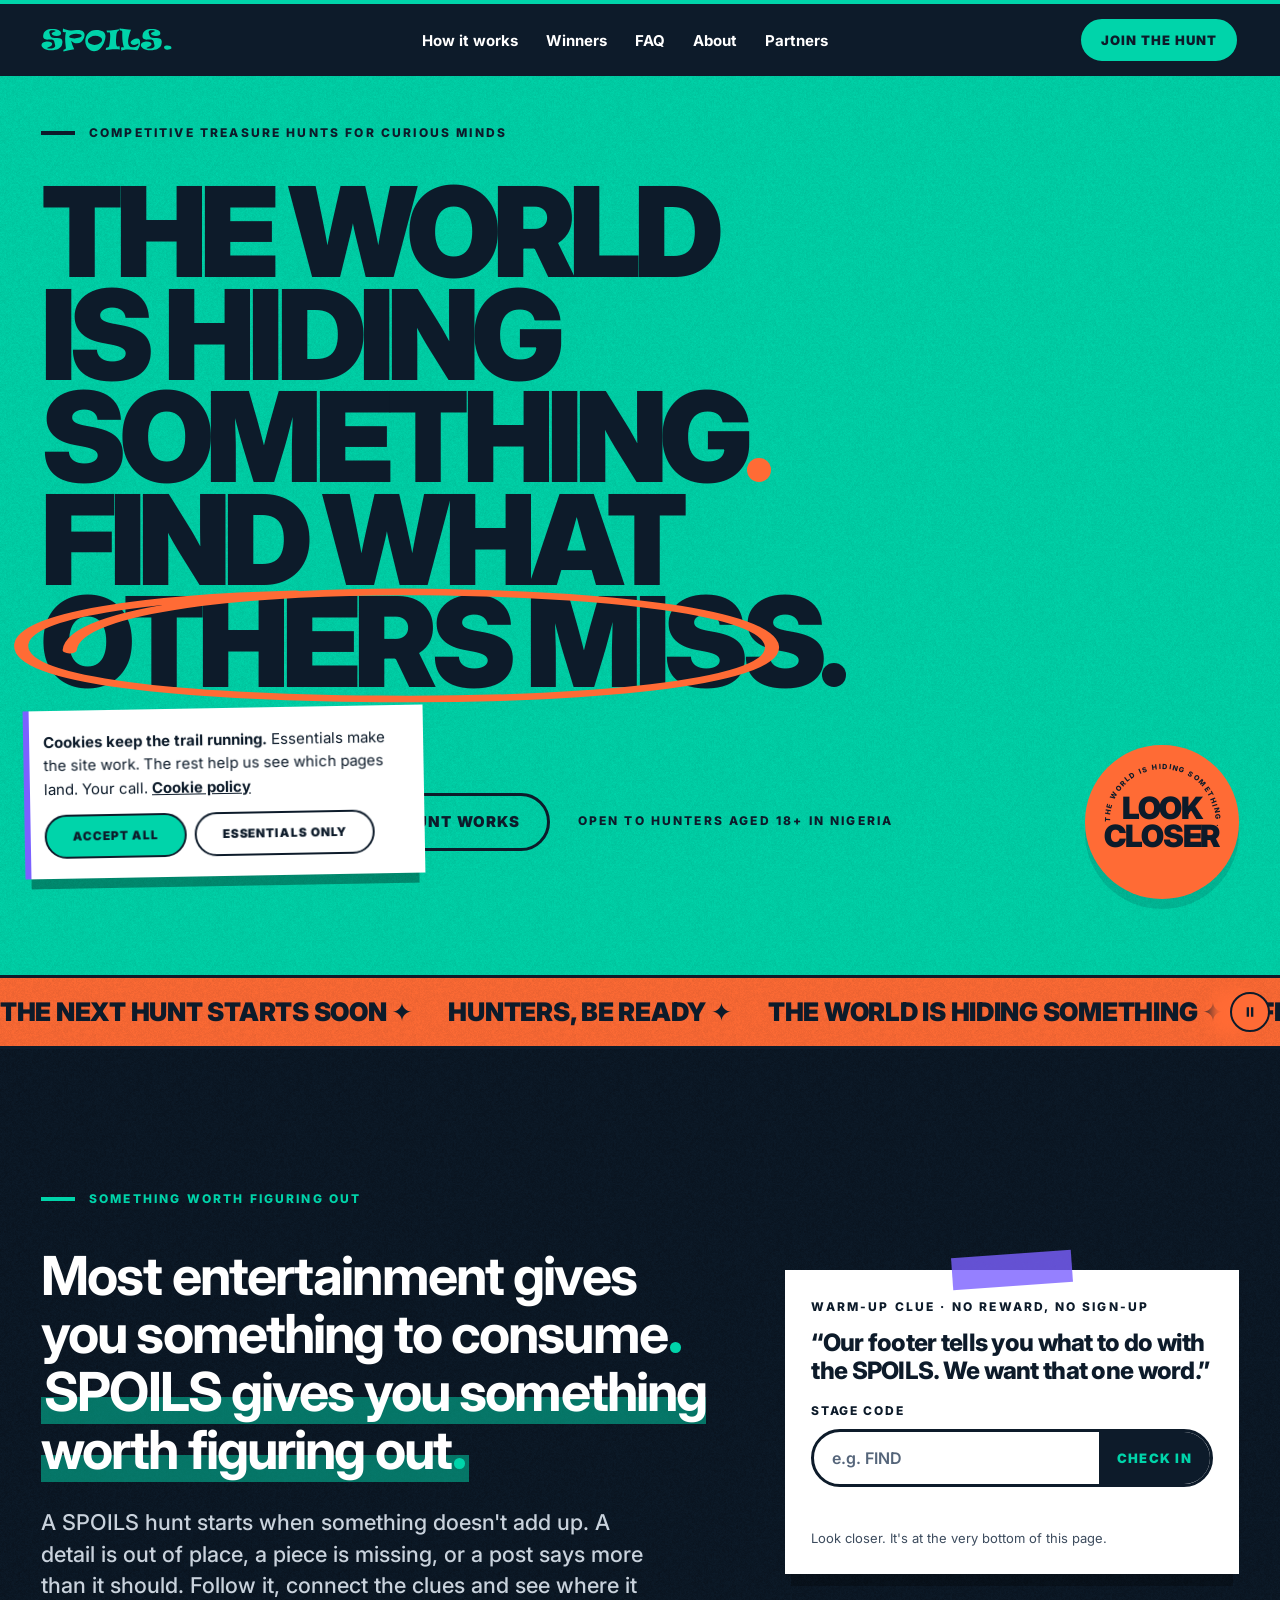
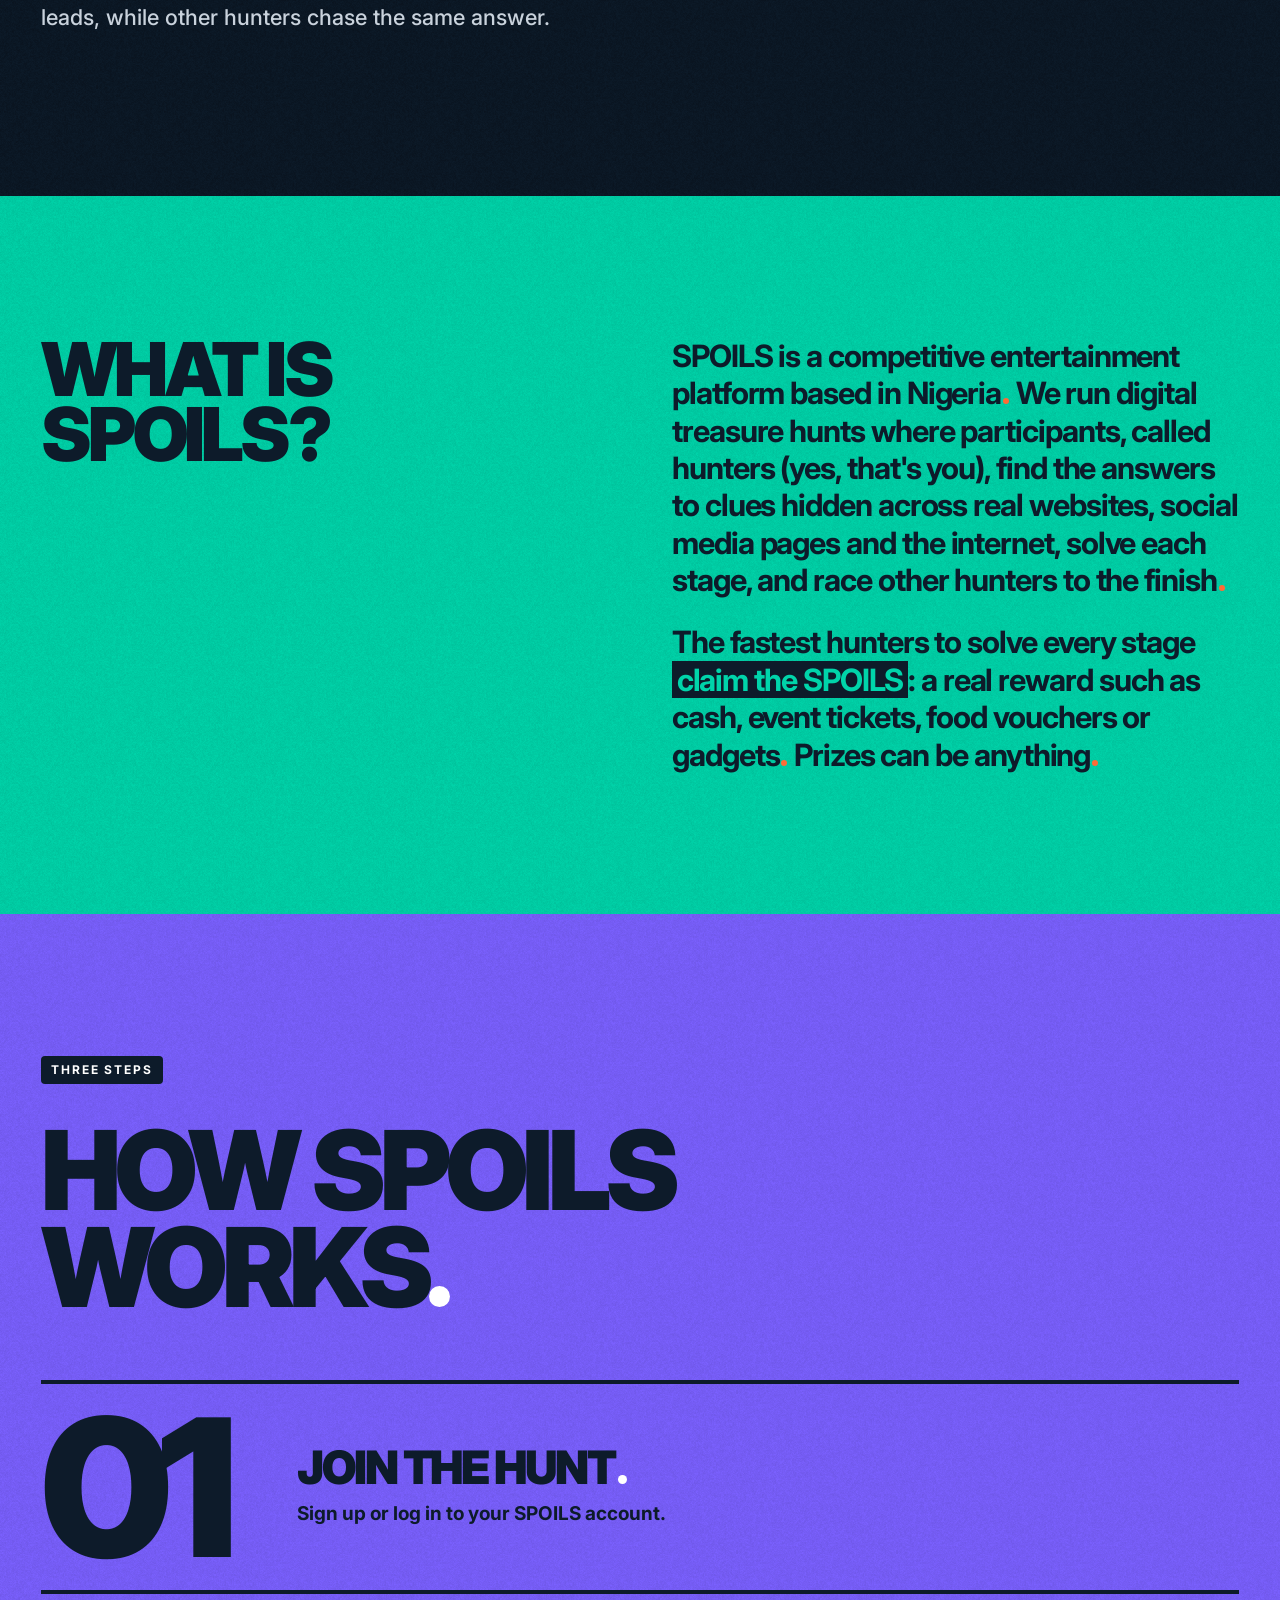
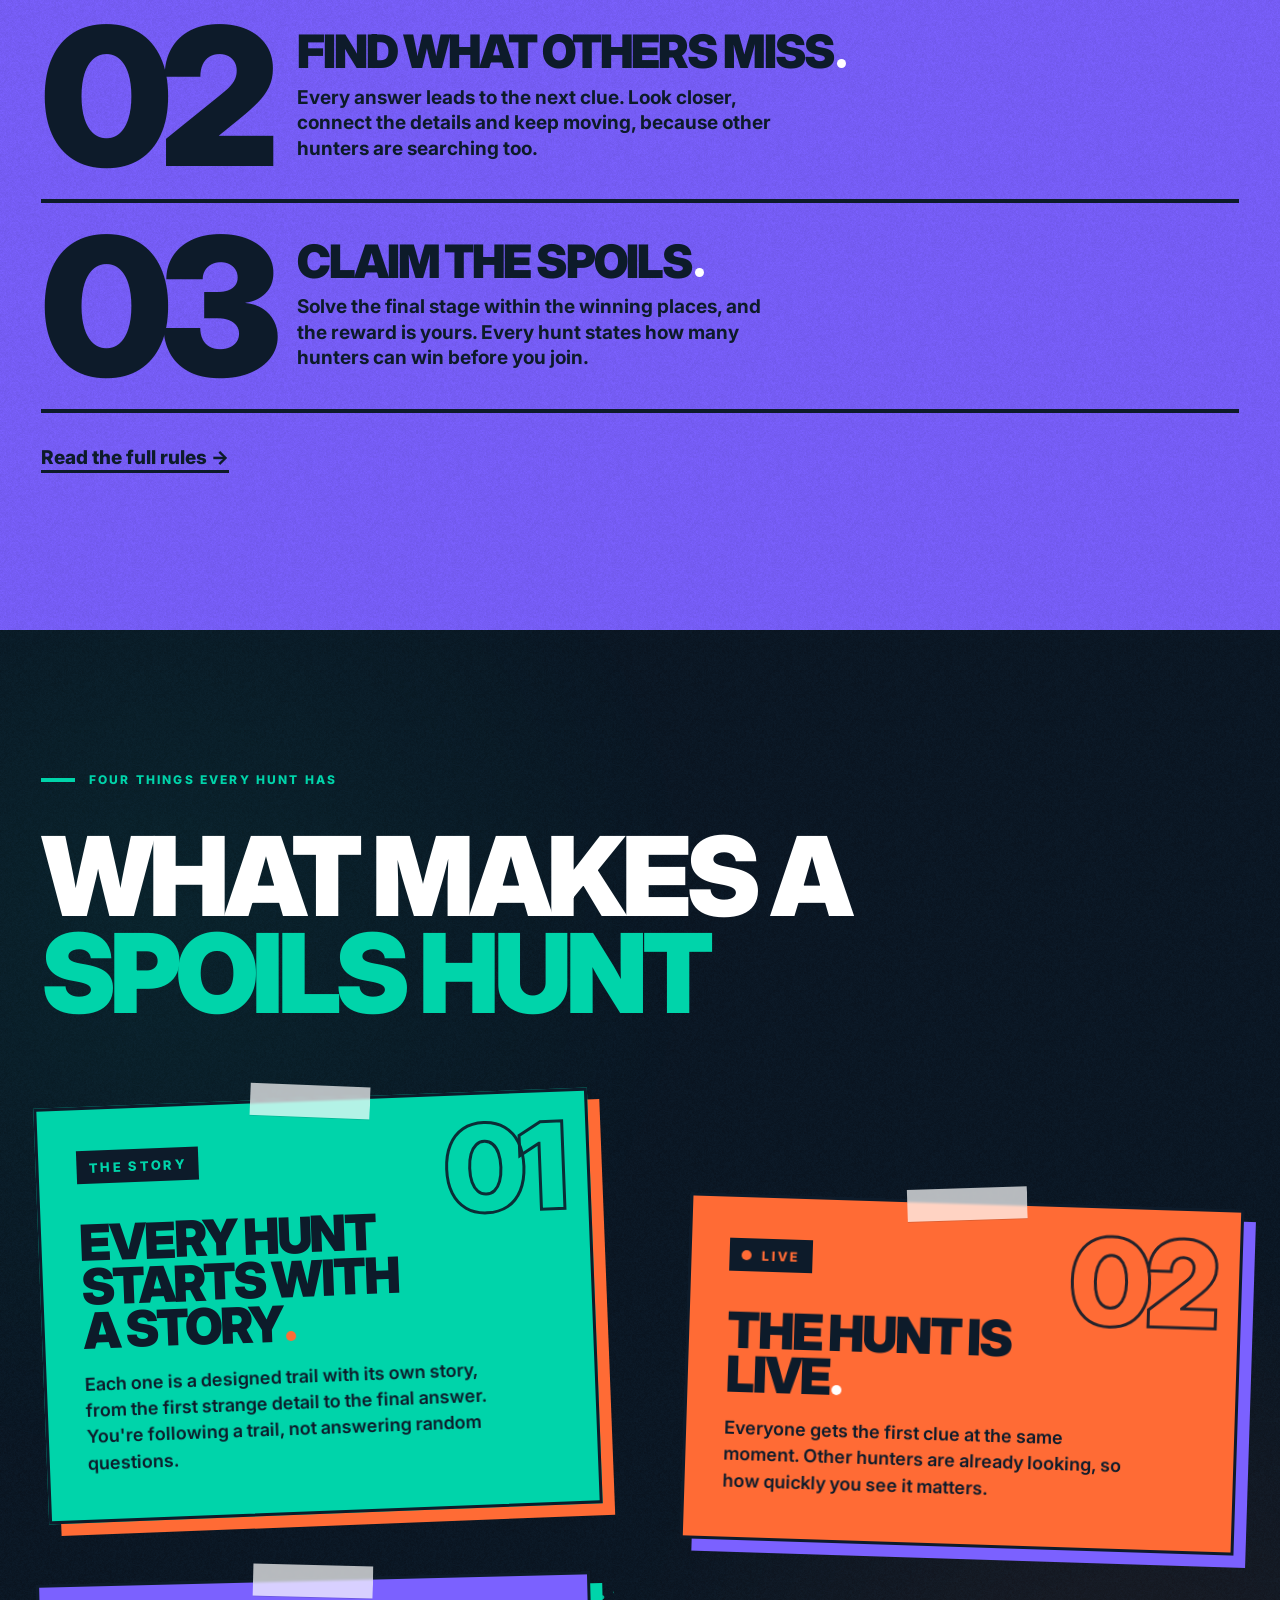
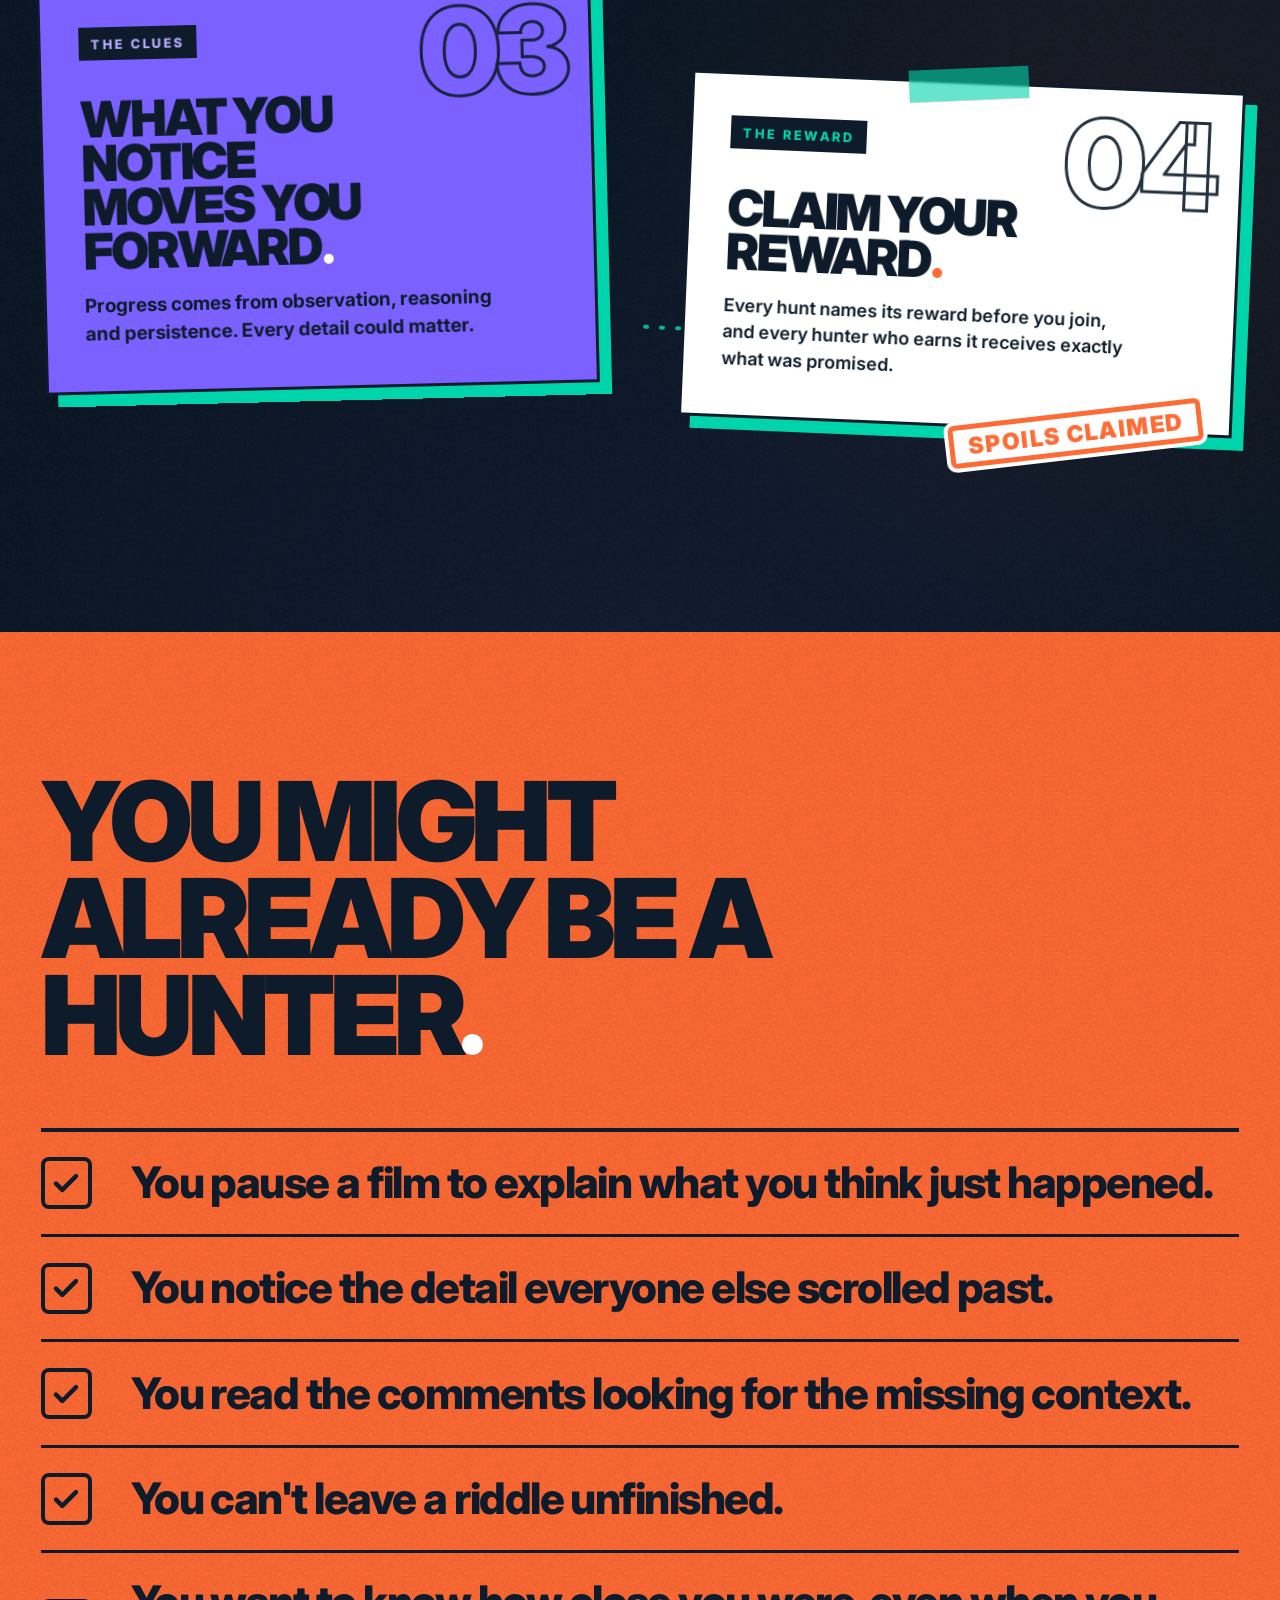
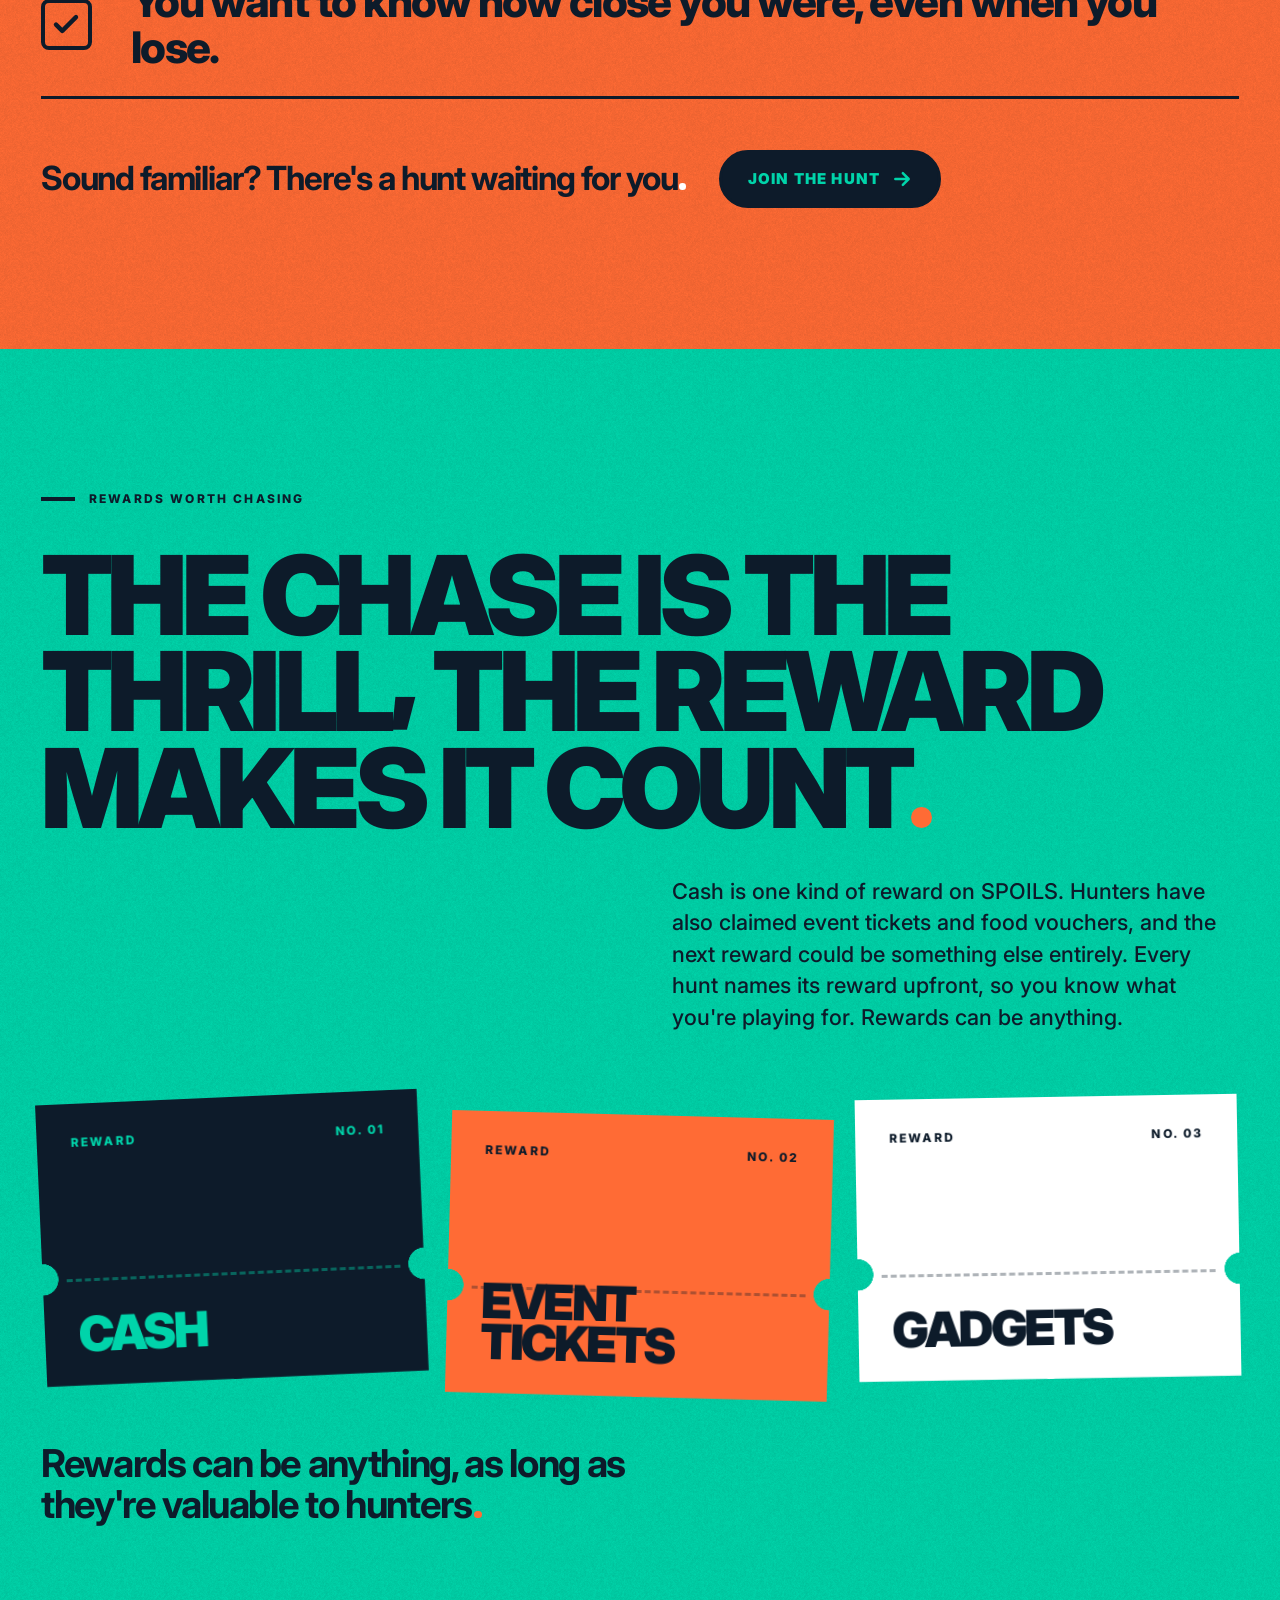
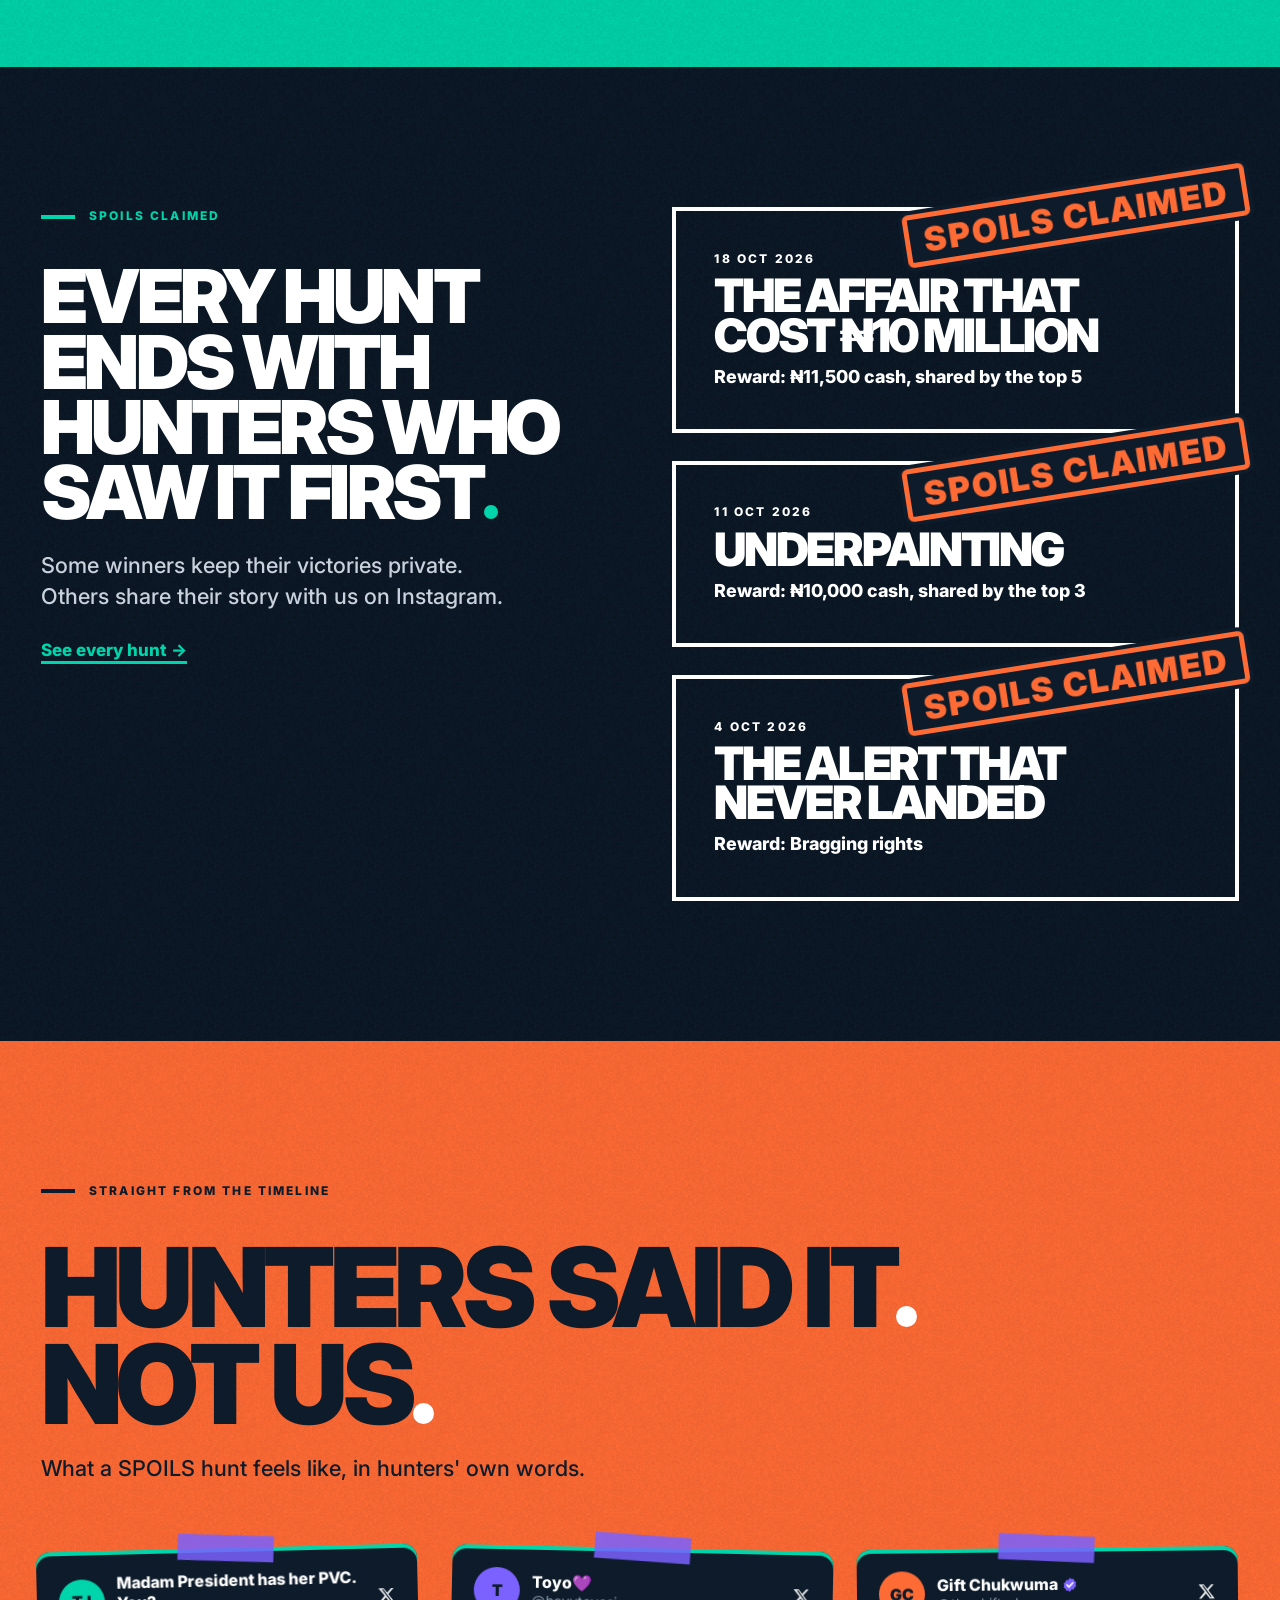
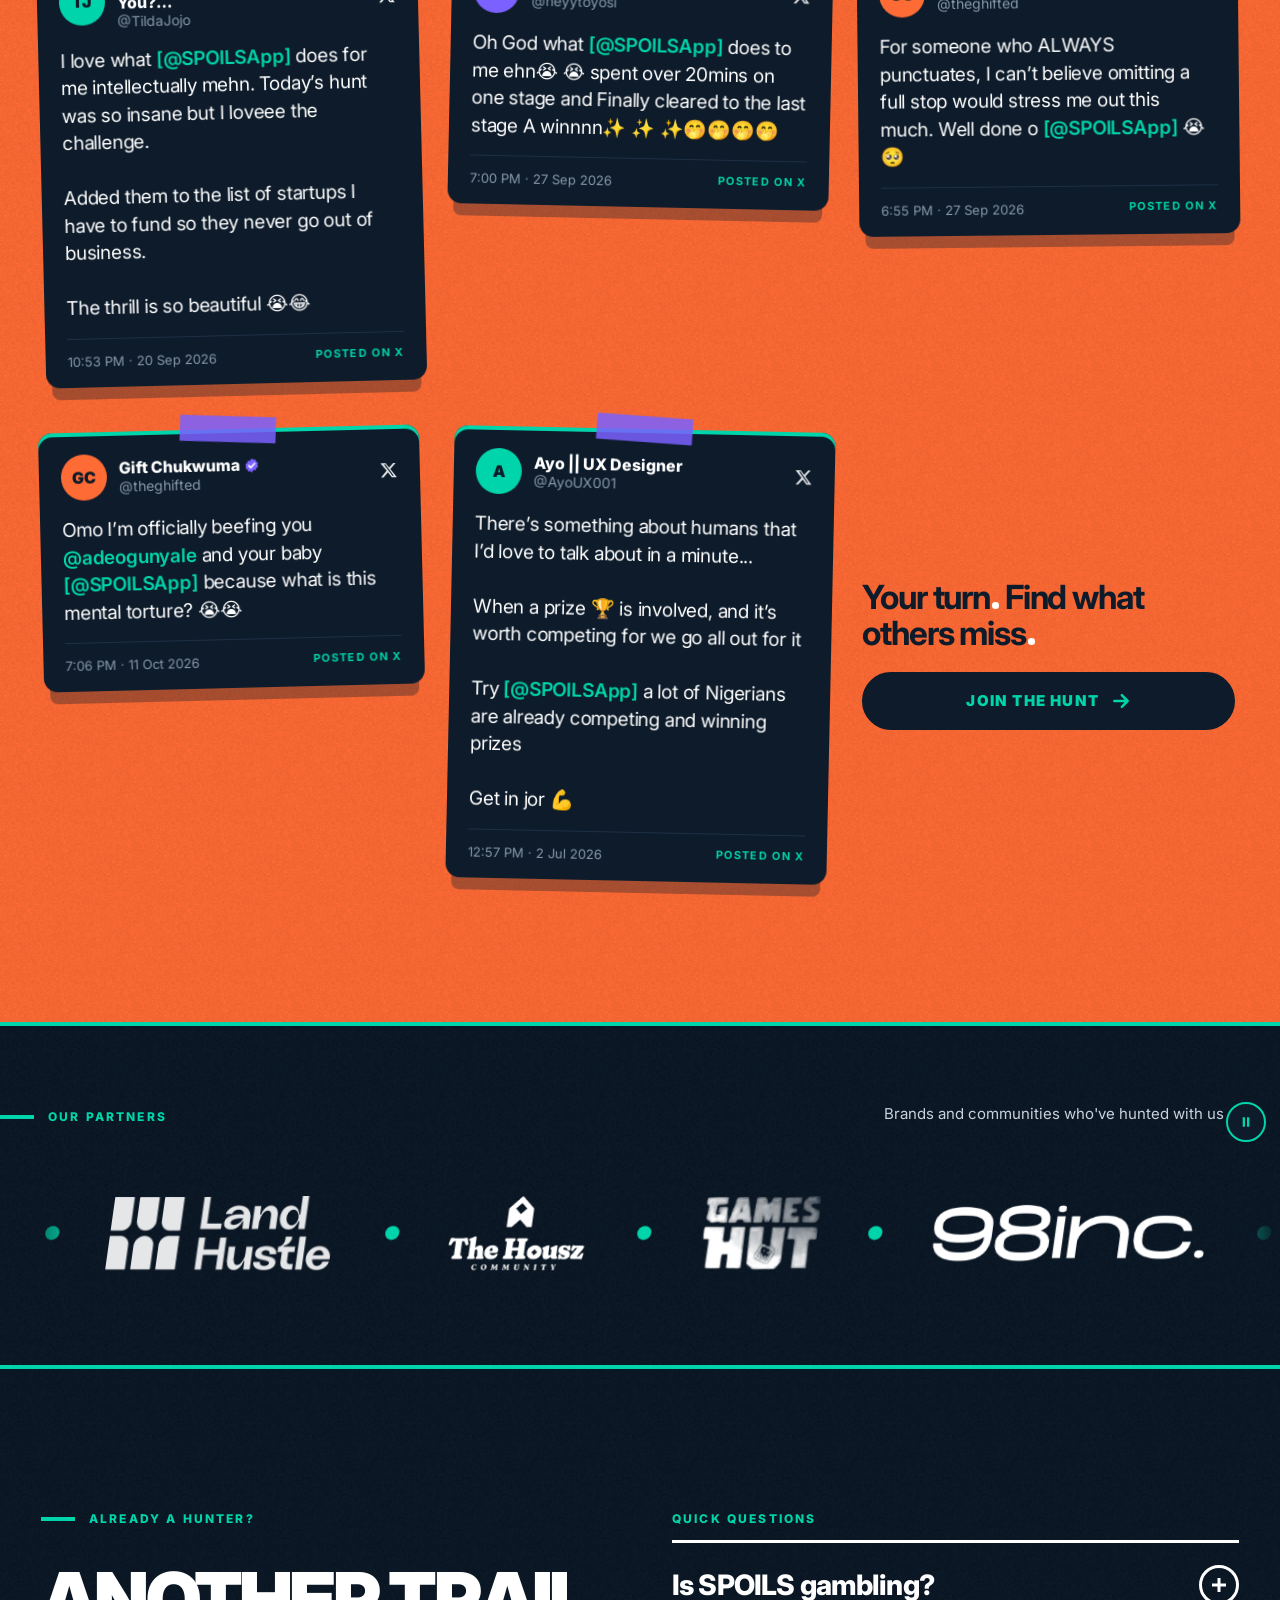
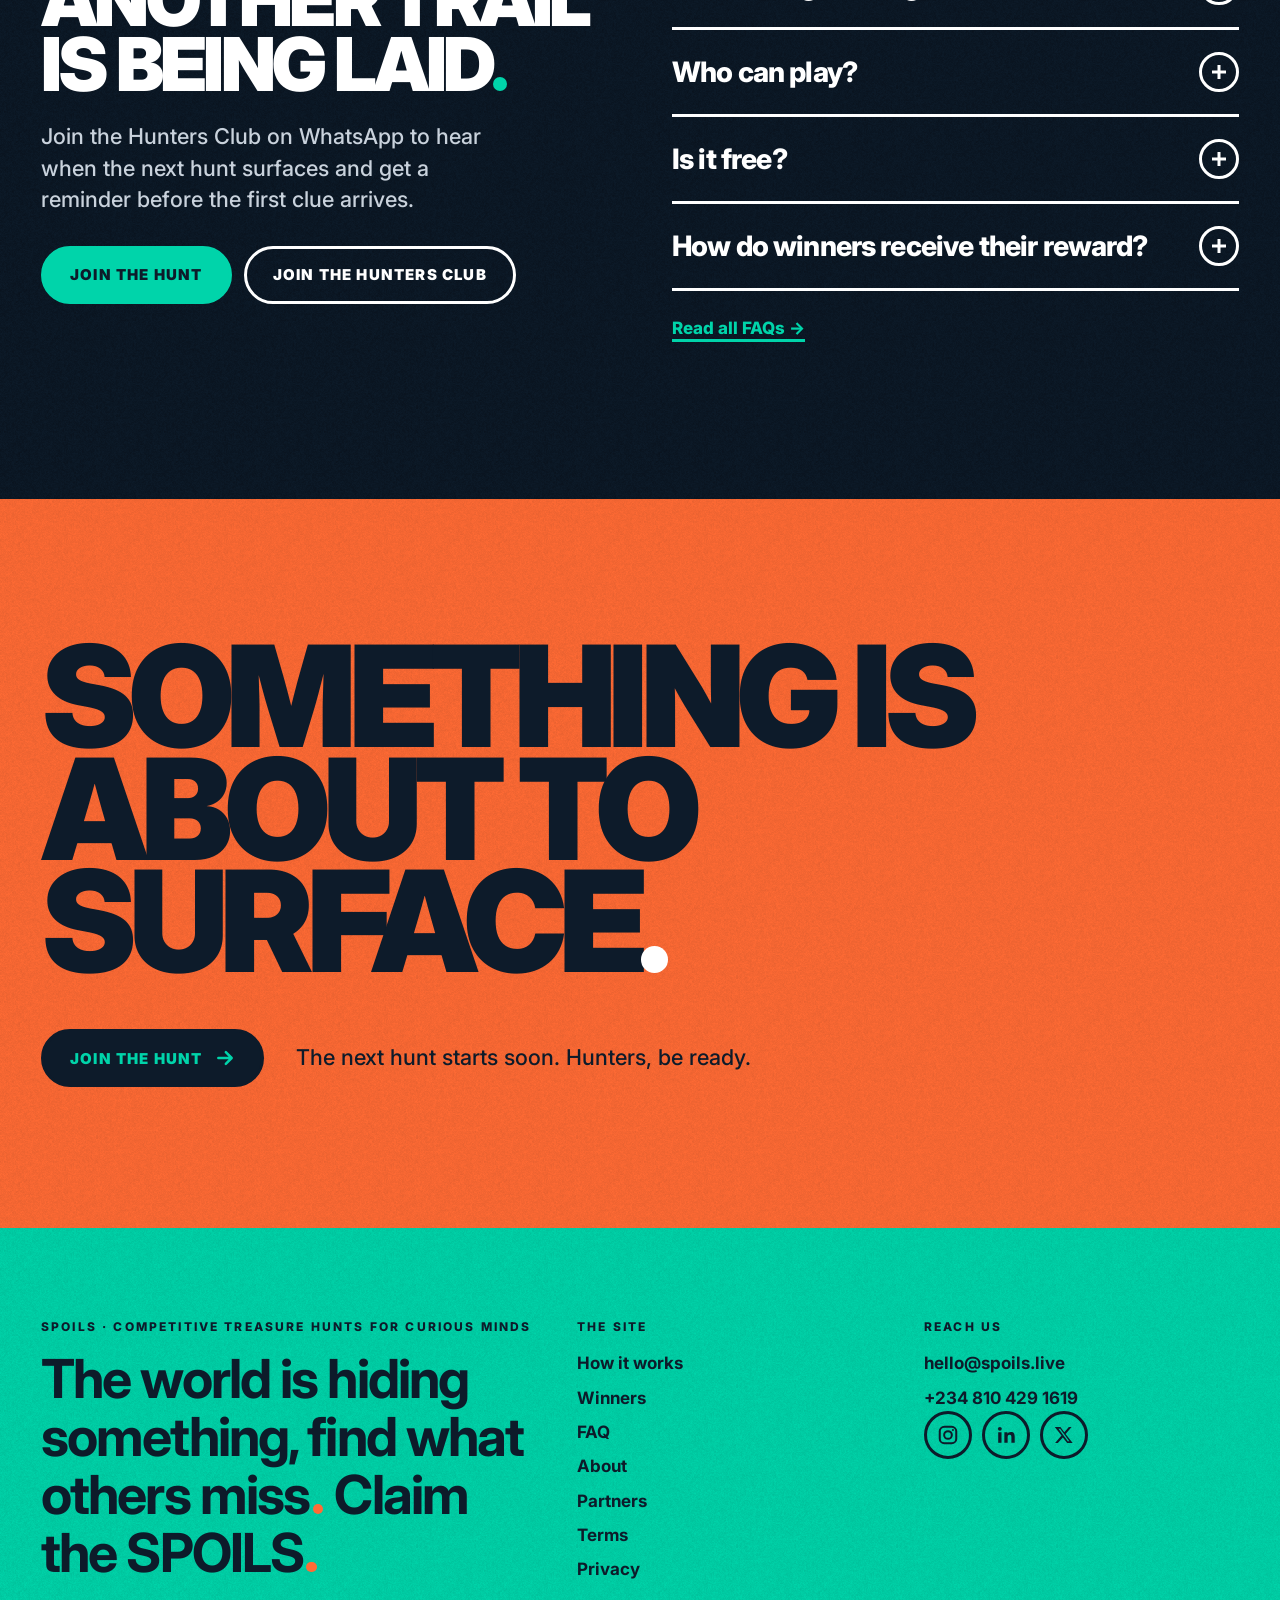
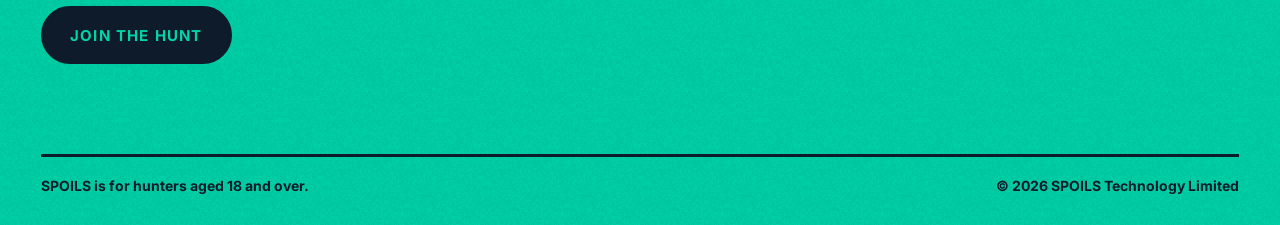
<file: index.html>
<!doctype html>
<html lang="en-NG" class="no-js">
<head>
<meta charset="utf-8">
<!-- Google tag (gtag.js) -->
<script async src="https://www.googletagmanager.com/gtag/js?id=G-V093291MSD"></script>
<script>window.dataLayer=window.dataLayer||[];function gtag(){dataLayer.push(arguments);}var spc=null;try{spc=localStorage.getItem('spoils_v2_cookies')}catch(e){}gtag('consent','default',{analytics_storage:spc==='all'?'granted':'denied',ad_storage:'denied'});gtag('js',new Date());gtag('config','G-V093291MSD');</script>

<meta name="viewport" content="width=device-width, initial-scale=1, viewport-fit=cover">
<title>SPOILS: Competitive treasure hunts for curious minds</title>
<meta name="description" content="Follow clues, solve mysteries and race other hunters for real rewards. Digital treasure hunts for hunters 18+ in Nigeria. Join the hunt.">
<meta name="theme-color" content="#0D1B2A">
<link rel="canonical" href="https://www.spoils.live/">
<link rel="icon" href="assets/favicon.svg" type="image/svg+xml">
<meta property="og:type" content="website">
<meta property="og:site_name" content="SPOILS">
<meta property="og:title" content="SPOILS: Competitive treasure hunts for curious minds">
<meta property="og:description" content="Follow clues, solve mysteries and race other hunters for real rewards. Digital treasure hunts for hunters 18+ in Nigeria. Join the hunt.">
<meta property="og:url" content="https://www.spoils.live/">
<meta property="og:image" content="https://www.spoils.live/assets/og-image.png">
<meta property="og:image:width" content="1200">
<meta property="og:image:height" content="630">
<meta property="og:image:alt" content="SPOILS: The world is hiding something. Find what others miss. Competitive treasure hunts for curious minds.">
<meta name="twitter:card" content="summary_large_image">
<meta name="twitter:site" content="@spoilsapp">
<meta name="twitter:title" content="SPOILS: Competitive treasure hunts for curious minds">
<meta name="twitter:description" content="Follow clues, solve mysteries and race other hunters for real rewards. Digital treasure hunts for hunters 18+ in Nigeria. Join the hunt.">
<meta name="twitter:image" content="https://www.spoils.live/assets/og-image.png">
<link rel="preconnect" href="https://fonts.googleapis.com"><link rel="preconnect" href="https://fonts.gstatic.com" crossorigin>
<link href="https://fonts.googleapis.com/css2?family=Inter:ital,wght@0,400;0,500;0,600;0,700;0,800;0,900;1,600&display=swap" rel="stylesheet">
<link rel="stylesheet" href="assets/site.css">
<script type="application/ld+json">{"@context": "https://schema.org", "@type": "Organization", "name": "SPOILS", "legalName": "SPOILS Technology Limited", "url": "https://www.spoils.live", "description": "SPOILS creates digital treasure hunts where you follow clues, solve mysteries and compete for real rewards.", "email": "hello@spoils.live", "telephone": "+2348104291619", "sameAs": ["https://www.instagram.com/spoilsapp", "https://www.linkedin.com/company/spoilsapp", "https://x.com/spoilsapp"], "founder": [{"@type": "Person", "name": "Adegbenro Ogunyale"}, {"@type": "Person", "name": "Stephen Uweh"}]}</script>
</head>
<body>
<a class="skip" href="#main">Skip to content</a>
<div class="toprule" aria-hidden="true"></div>
<header class="hd">
  <div class="in pad max">
    <a class="brand" href="./" aria-label="SPOILS home"><img src="assets/wordmark-emerald.svg" alt="SPOILS" width="160" height="29"></a>
    <nav aria-label="Main"><ul class="nl"><li><a href="how-it-works.html">How it works</a></li><li><a href="winners.html">Winners</a></li><li><a href="faq.html">FAQ</a></li><li><a href="about.html">About</a></li><li><a href="partners.html">Partners</a></li></ul></nav>
    <div style="display:flex;gap:10px;align-items:center">
      <a class="btn btn-em btn-full" data-register href="https://app.spoils.live">Join the hunt</a>
      <a class="btn btn-em btn-pill" data-register href="https://app.spoils.live">Join</a>
      <button class="mbtn" type="button" aria-expanded="false" aria-controls="menu">Menu</button>
    </div>
  </div>
</header>
<div class="menu" id="menu" role="dialog" aria-modal="true" aria-label="Menu" aria-hidden="true">
  <div class="menu-top"><a href="./"><img src="assets/wordmark-night.svg" alt="SPOILS" width="120" height="22"></a><button class="mbtn menu-close" type="button">Close</button></div>
  <ol><li><a href="how-it-works.html"><span>01</span>How it works</a></li><li><a href="winners.html"><span>02</span>Winners</a></li><li><a href="faq.html"><span>03</span>FAQ</a></li><li><a href="about.html"><span>04</span>About</a></li><li><a href="partners.html"><span>05</span>Partners</a></li></ol>
  <div class="foot">
    <a class="btn btn-night" data-register href="https://app.spoils.live">Join the hunt <svg class="ar" width="20" height="20" viewBox="0 0 24 24" fill="none" stroke="currentColor" stroke-width="3" stroke-linecap="round" stroke-linejoin="round" aria-hidden="true"><path d="M4 12h15M13 5l7 7-7 7"/></svg></a>
    <a class="btn" data-club href="#">Join the Hunters Club</a>
  </div>
</div>
<main id="main">
<!-- HERO · Emerald -->
<section class="hero f f-em pad" aria-labelledby="hero-h">
  <div class="max hero-in">
    <p class="tag kick">Competitive treasure hunts for curious minds</p>
    <h1 id="hero-h" class="poster">The world<br>is hiding<br>something.<br>Find what<br><span class="mark">others miss.<svg viewBox="0 0 400 140" preserveAspectRatio="none" aria-hidden="true"><path d="M38 78C40 34 130 14 214 16c92 2 170 22 172 58 2 40-96 58-194 56C96 128 12 112 14 72 16 40 76 22 150 18"/></svg></span></h1>
    <div class="hero-row">
      <div class="ctas">
        <a class="btn btn-night" data-register href="https://app.spoils.live">Join the hunt <svg class="ar" width="20" height="20" viewBox="0 0 24 24" fill="none" stroke="currentColor" stroke-width="3" stroke-linecap="round" stroke-linejoin="round" aria-hidden="true"><path d="M4 12h15M13 5l7 7-7 7"/></svg></a>
        <a class="btn" href="how-it-works.html">See how a hunt works</a>
      </div>
      <p class="tag hero-note">Open to hunters aged 18+ in Nigeria</p>
      <button class="sticker" type="button" aria-controls="secret" aria-expanded="false">
        <span class="sr-only">Look closer: reveal what's hidden on this page</span>
        <span class="disc" aria-hidden="true"><b>Look<br>closer</b></span>
        <svg viewBox="0 0 200 200" aria-hidden="true"><defs><path id="ring" d="M100 100m-78 0a78 78 0 1 1 156 0a78 78 0 1 1-156 0"/></defs><text><textPath href="#ring">The world is hiding something · </textPath></text></svg>
      </button>
    </div>
    <!-- Hidden in plain sight: faint on wide screens until "Look closer" is pressed; folded away on phones -->
    <aside class="secret" id="secret" aria-label="Hidden evidence" inert>
      <div class="secret-fold">
        <div class="secret-card">
          <span class="secret-ink" aria-hidden="true"></span>
          <p class="tag secret-tag">Evidence · Item 001</p>
          <h2 class="secret-h">You looked closer.</h2>
          <p class="secret-p">Most people never do. Hunters always do, and that instinct is exactly what every SPOILS hunt rewards.</p>
          <p class="secret-p secret-hint">There's a warm-up clue further down this page. Go find it.</p>
          <a class="btn btn-em" data-register href="https://app.spoils.live">Join the hunt</a>
          <span class="stamp secret-stamp" aria-hidden="true">Found</span>
        </div>
      </div>
    </aside>
  </div>
</section>

<!-- NEXT HUNT · Orange marquee -->
<aside class="f f-or marq" aria-label="Next hunt">
  <div data-if-nohunt>
    <p class="sr-only">The next hunt starts soon. Hunters, be ready.</p>
    <div class="track" aria-hidden="true">
      <span>The next hunt starts soon <i>✦</i>Hunters, be ready <i>✦</i>The world is hiding something <i>✦</i>Find what others miss <i>✦</i></span>
      <span>The next hunt starts soon <i>✦</i>Hunters, be ready <i>✦</i>The world is hiding something <i>✦</i>Find what others miss <i>✦</i></span>
    </div>
  </div>
  <div data-if-hunt hidden>
    <p class="sr-only">Next hunt: <span data-hunt="name"></span>. The first clue arrives <span data-hunt="dateLabel"></span> at <span data-hunt="timeLabel"></span>. Entry: <span data-hunt="entry"></span>. Reward: <span data-hunt="reward"></span>.</p>
    <div class="track" aria-hidden="true">
      <span><span data-hunt="name"></span> <i>✦</i>The first clue arrives <span data-hunt="dateLabel"></span> at <span data-hunt="timeLabel"></span> <i>✦</i>Entry: <span data-hunt="entry"></span> <i>✦</i>Reward: <span data-hunt="reward"></span> <i>✦</i></span>
      <span><span data-hunt="name"></span> <i>✦</i>The first clue arrives <span data-hunt="dateLabel"></span> at <span data-hunt="timeLabel"></span> <i>✦</i>Entry: <span data-hunt="entry"></span> <i>✦</i>Reward: <span data-hunt="reward"></span> <i>✦</i></span>
    </div>
  </div>
</aside>

<!-- SOMETHING WORTH FIGURING OUT · Night + warm-up -->
<section class="f f-night sec pad" aria-labelledby="fig-h">
  <div class="max cols cols-w">
    <div class="rvx">
      <p class="tag kick" style="color:var(--emerald)">Something worth figuring out</p>
      <h2 id="fig-h" class="say">Most entertainment gives you something to consume. <span class="hl">SPOILS gives you something worth figuring out.</span></h2>
      <p class="lead" style="margin-top:28px;color:#C9D2DC;max-width:44ch">A SPOILS hunt starts when something doesn't add up. A detail is out of place, a piece is missing, or a post says more than it should. Follow it, connect the clues and see where it leads, <span class="redact">while other hunters chase the same answer.</span></p>
    </div>
    <div class="note rv">
      <p class="tag">Warm-up clue · no reward, no sign-up</p>
      <q>Our footer tells you what to do with the SPOILS. We want that one word.</q>
      <label class="lbl" for="code">Stage code</label>
      <form data-warmup="claim" data-after="#warm-next" autocomplete="off">
        <input id="code" name="code" placeholder="e.g. FIND" maxlength="20" spellcheck="false" autocapitalize="characters" autocomplete="off" aria-describedby="code-msg">
        <button type="submit">Check in</button>
      </form>
      <p class="msg" id="code-msg" role="status"></p>
      <small>Look closer. It's at the very bottom of this page.</small>
      <p id="warm-next" hidden>Real hunts go much deeper. <a class="ln" data-register href="https://app.spoils.live">Join the hunt</a></p>
    </div>
  </div>
</section>

<!-- WHAT IS SPOILS · Emerald -->
<section class="f f-em sec pad" aria-labelledby="what-h">
  <div class="max cols" style="align-items:start">
    <h2 id="what-h" class="big">What is SPOILS?</h2>
    <div class="rv">
      <p class="say what">SPOILS is a competitive entertainment platform based in Nigeria. We run digital treasure hunts where participants, called hunters (yes, that's you), find the answers to clues hidden across real websites, social media pages and the internet, solve each stage, and race other hunters to the finish.</p>
      <p class="say what" style="margin-top:.8em">The fastest hunters to solve every stage <span class="inv">claim the SPOILS</span>: a real reward such as cash, event tickets, food vouchers or gadgets. Prizes can be anything.</p>
    </div>
  </div>
</section>

<!-- HOW · Purple, giant numerals -->
<section class="f f-pu sec pad" aria-labelledby="how-h">
  <div class="max">
    <p class="tag kick">Three steps</p>
    <h2 id="how-h" class="big" style="max-width:12ch;margin-bottom:clamp(28px,5vw,72px)">How SPOILS works.</h2>
    <ol class="steps">
      <li class="rv"><div><h3>Join the hunt.</h3><p>Sign up or log in to your SPOILS account.</p></div></li>
      <li class="rv"><div><h3>Find what others miss.</h3><p>Every answer leads to the next clue. Look closer, connect the details and keep moving, because other hunters are searching too.</p></div></li>
      <li class="rv"><div><h3>Claim the SPOILS.</h3><p>Solve the final stage within the winning places, and the reward is yours. Every hunt states how many hunters can win before you join.</p></div></li>
    </ol>
    <p style="margin-top:32px"><a class="ln" href="how-it-works.html#rules">Read the full rules →</a></p>
  </div>
</section>

<!-- WHAT MAKES A SPOILS HUNT · Night, four clue cards on a trail -->
<section class="f f-night sec pad why" aria-labelledby="why-h">
  <div class="max">
    <p class="tag kick" style="color:var(--emerald)">Four things every hunt has</p>
    <h2 id="why-h" class="big why-h">What makes a <span class="whl">SPOILS hunt</span></h2>
    <div class="trailwrap">
      <svg class="trail" viewBox="0 0 100 100" preserveAspectRatio="none" aria-hidden="true" focusable="false">
        <defs><mask id="trail-m"><path class="trail-draw" pathLength="1" d="M24 16 C 48 4, 52 34, 76 30 S 44 52, 24 66 S 58 92, 76 82"/></mask></defs>
        <path class="trail-dash" mask="url(#trail-m)" d="M24 16 C 48 4, 52 34, 76 30 S 44 52, 24 66 S 58 92, 76 82"/>
      </svg>
      <ol class="clues" role="list">
        <li class="clue c-em rv" style="--r:-2.2deg">
          <span class="tape" aria-hidden="true"></span>
          <span class="no" aria-hidden="true">01</span>
          <p class="tag">The story</p>
          <h3>Every hunt starts with a story.</h3>
          <p>Each one is a designed trail with its own story, from the first strange detail to the final answer. You're following a trail, not answering random questions.</p>
        </li>
        <li class="clue c-or rv" style="--r:1.8deg">
          <span class="tape" aria-hidden="true"></span>
          <span class="no" aria-hidden="true">02</span>
          <p class="tag"><span class="live" aria-hidden="true"></span>Live</p>
          <h3>The hunt is live.</h3>
          <p>Everyone gets the first clue at the same moment. Other hunters are already looking, so how quickly you see it matters.</p>
        </li>
        <li class="clue c-pu rv" style="--r:-1.4deg">
          <span class="tape" aria-hidden="true"></span>
          <span class="no" aria-hidden="true">03</span>
          <p class="tag">The clues</p>
          <h3>What you notice moves you forward.</h3>
          <p>Progress comes from observation, reasoning and persistence. Every detail could matter.</p>
        </li>
        <li class="clue c-wh rv" style="--r:2.4deg">
          <span class="tape" aria-hidden="true"></span>
          <span class="no" aria-hidden="true">04</span>
          <p class="tag">The reward</p>
          <h3>Claim your reward.</h3>
          <p>Every hunt names its reward before you join, and every hunter who earns it receives exactly what was promised.</p>
          <span class="stamp clue-stamp" aria-hidden="true">SPOILS claimed</span>
        </li>
      </ol>
    </div>
  </div>
</section>

<!-- YOU MIGHT ALREADY BE A HUNTER · Orange -->
<section class="f f-or sec pad" aria-labelledby="hunter-h">
  <div class="max">
    <h2 id="hunter-h" class="big" style="max-width:12ch;margin-bottom:clamp(28px,5vw,64px)">You might already be a hunter.</h2>
    <ul class="hunter-list">
      <li>You pause a film to explain what you think just happened.</li>
      <li>You notice the detail everyone else scrolled past.</li>
      <li>You read the comments looking for the missing context.</li>
      <li>You can't leave a riddle unfinished.</li>
      <li>You want to know how close you were, even when you lose.</li>
    </ul>
    <div class="endrow">
      <p class="say">Sound familiar? There's a hunt waiting for you.</p>
      <a class="btn btn-night" data-register href="https://app.spoils.live">Join the hunt <svg class="ar" width="20" height="20" viewBox="0 0 24 24" fill="none" stroke="currentColor" stroke-width="3" stroke-linecap="round" stroke-linejoin="round" aria-hidden="true"><path d="M4 12h15M13 5l7 7-7 7"/></svg></a>
    </div>
  </div>
</section>

<!-- REWARDS · Emerald, tickets -->
<section class="f f-em sec pad" aria-labelledby="win-h">
  <div class="max">
    <p class="tag kick">Rewards worth chasing</p>
    <h2 id="win-h" class="big" style="max-width:15ch">The chase is the thrill, the reward makes it count.</h2>
    <div class="cols" style="margin-top:clamp(20px,3vw,40px)">
      <span aria-hidden="true"></span>
      <p class="lead" style="max-width:44ch;margin:0">Cash is one kind of reward on SPOILS. Hunters have also claimed event tickets and food vouchers, and the next reward could be something else entirely. Every hunt names its reward upfront, so you know what you're playing for. Rewards can be anything.</p>
    </div>
    <div class="tickets">
      <div class="tk rv"><span class="tag"><span>Reward</span><span>No. 01</span></span><h3>Cash</h3></div>
      <div class="tk rv"><span class="tag"><span>Reward</span><span>No. 02</span></span><h3>Event tickets</h3></div>
      <div class="tk rv"><span class="tag"><span>Reward</span><span>No. 03</span></span><h3>Gadgets</h3></div>
    </div>
    <p class="say anything">Rewards can be anything, as long as they're valuable to hunters.</p>
  </div>
</section>

<!-- SPOILS CLAIMED · Night -->
<section class="f f-night sec pad" aria-labelledby="claim-h">
  <div class="max cols" style="align-items:start">
    <div>
      <p class="tag kick" style="color:var(--emerald)">SPOILS claimed</p>
      <h2 id="claim-h" class="big">Every hunt ends with hunters who saw it first.</h2>
      <p class="lead" style="margin:24px 0;color:#C9D2DC">Some winners keep their victories private. Others share their story with us on Instagram.</p>
      <a class="ln" href="winners.html" style="color:var(--emerald)">See every hunt →</a>
    </div>
    <div data-past="posters" data-limit="3" class="posters"></div>
  </div>
</section>

<!-- PROOF · Orange, hunters on the experience -->
<section class="f f-or sec pad" aria-labelledby="proof-h">
  <div class="max">
    <p class="tag kick">Straight from the timeline</p>
    <h2 id="proof-h" class="big" style="max-width:13ch">Hunters said it. Not us.</h2>
    <p class="lead" style="margin:20px 0 0;max-width:40ch">What a SPOILS hunt feels like, in hunters' own words.</p>
    <div class="posts"><figure class="post rv">
  <figcaption class="ph-head"><span class="av av-em" aria-hidden="true">TJ</span><span class="who"><b>Madam President has her PVC. You?…</b><a href="https://x.com/TildaJojo" rel="noopener">@TildaJojo</a></span><span class="xl"><svg viewBox="0 0 24 24" width="18" height="18" fill="currentColor" aria-hidden="true"><path d="M17.8 2.5h3.3l-7.2 8.2 8.5 10.8h-6.6l-5.2-6.6-6 6.6H1.3l7.7-8.8L.9 2.5h6.8l4.7 6.1zm-1.2 17h1.8L7.4 4.4H5.4z"/></svg></span></figcaption>
  <blockquote class="pt">I love what <a class="mn" href="https://x.com/spoilsapp" rel="noopener">[@SPOILSApp]</a> does for me intellectually mehn. Today’s hunt was so insane but I loveee the challenge.

Added them to the list of startups I have to fund so they never go out of business.

The thrill is so beautiful 😭😂</blockquote>
  <p class="pm"><time datetime="2026-09-20">10:53 PM · 20 Sep 2026</time><span>Posted on X</span></p>
</figure>
<figure class="post rv">
  <figcaption class="ph-head"><span class="av av-pu" aria-hidden="true">T</span><span class="who"><b>Toyo💜</b><a href="https://x.com/heyytoyosi" rel="noopener">@heyytoyosi</a></span><span class="xl"><svg viewBox="0 0 24 24" width="18" height="18" fill="currentColor" aria-hidden="true"><path d="M17.8 2.5h3.3l-7.2 8.2 8.5 10.8h-6.6l-5.2-6.6-6 6.6H1.3l7.7-8.8L.9 2.5h6.8l4.7 6.1zm-1.2 17h1.8L7.4 4.4H5.4z"/></svg></span></figcaption>
  <blockquote class="pt">Oh God what <a class="mn" href="https://x.com/spoilsapp" rel="noopener">[@SPOILSApp]</a>  does to me ehn😭 😭 spent over 20mins on one stage and Finally cleared to the last stage  A winnnn✨ ✨ ✨🤭🤭🤭🤭</blockquote>
  <p class="pm"><time datetime="2026-09-27">7:00 PM · 27 Sep 2026</time><span>Posted on X</span></p>
</figure>
<figure class="post rv">
  <figcaption class="ph-head"><span class="av av-or" aria-hidden="true">GC</span><span class="who"><b>Gift Chukwuma<svg class="vf" viewBox="0 0 24 24" width="16" height="16" role="img" aria-label="Verified account"><path fill="#7B61FF" d="M12 1.5l2.6 1.9 3.2-.2 1 3.1 2.7 1.8-1 3 1 3.1-2.7 1.8-1 3.1-3.2-.2L12 22.5l-2.6-1.9-3.2.2-1-3.1L2.5 16l1-3.1-1-3 2.7-1.8 1-3.1 3.2.2z"/><path d="M7.5 12.2l3 3 6-6.2" fill="none" stroke="#fff" stroke-width="2.4" stroke-linecap="round" stroke-linejoin="round"/></svg></b><a href="https://x.com/theghifted" rel="noopener">@theghifted</a></span><span class="xl"><svg viewBox="0 0 24 24" width="18" height="18" fill="currentColor" aria-hidden="true"><path d="M17.8 2.5h3.3l-7.2 8.2 8.5 10.8h-6.6l-5.2-6.6-6 6.6H1.3l7.7-8.8L.9 2.5h6.8l4.7 6.1zm-1.2 17h1.8L7.4 4.4H5.4z"/></svg></span></figcaption>
  <blockquote class="pt">For someone who ALWAYS punctuates, I can’t believe omitting a full stop would stress me out this much. Well done o <a class="mn" href="https://x.com/spoilsapp" rel="noopener">[@SPOILSApp]</a> 😭🥺</blockquote>
  <p class="pm"><time datetime="2026-09-27">6:55 PM · 27 Sep 2026</time><span>Posted on X</span></p>
</figure>
<figure class="post rv">
  <figcaption class="ph-head"><span class="av av-or" aria-hidden="true">GC</span><span class="who"><b>Gift Chukwuma<svg class="vf" viewBox="0 0 24 24" width="16" height="16" role="img" aria-label="Verified account"><path fill="#7B61FF" d="M12 1.5l2.6 1.9 3.2-.2 1 3.1 2.7 1.8-1 3 1 3.1-2.7 1.8-1 3.1-3.2-.2L12 22.5l-2.6-1.9-3.2.2-1-3.1L2.5 16l1-3.1-1-3 2.7-1.8 1-3.1 3.2.2z"/><path d="M7.5 12.2l3 3 6-6.2" fill="none" stroke="#fff" stroke-width="2.4" stroke-linecap="round" stroke-linejoin="round"/></svg></b><a href="https://x.com/theghifted" rel="noopener">@theghifted</a></span><span class="xl"><svg viewBox="0 0 24 24" width="18" height="18" fill="currentColor" aria-hidden="true"><path d="M17.8 2.5h3.3l-7.2 8.2 8.5 10.8h-6.6l-5.2-6.6-6 6.6H1.3l7.7-8.8L.9 2.5h6.8l4.7 6.1zm-1.2 17h1.8L7.4 4.4H5.4z"/></svg></span></figcaption>
  <blockquote class="pt">Omo I’m officially beefing you <span class="mn">@adeogunyale</span> and your baby <a class="mn" href="https://x.com/spoilsapp" rel="noopener">[@SPOILSApp]</a> because what is this mental torture? 😭😭</blockquote>
  <p class="pm"><time datetime="2026-10-11">7:06 PM · 11 Oct 2026</time><span>Posted on X</span></p>
</figure>
<figure class="post rv">
  <figcaption class="ph-head"><span class="av av-em" aria-hidden="true">A</span><span class="who"><b>Ayo || UX Designer</b><a href="https://x.com/AyoUX001" rel="noopener">@AyoUX001</a></span><span class="xl"><svg viewBox="0 0 24 24" width="18" height="18" fill="currentColor" aria-hidden="true"><path d="M17.8 2.5h3.3l-7.2 8.2 8.5 10.8h-6.6l-5.2-6.6-6 6.6H1.3l7.7-8.8L.9 2.5h6.8l4.7 6.1zm-1.2 17h1.8L7.4 4.4H5.4z"/></svg></span></figcaption>
  <blockquote class="pt">There’s something about humans that I’d love to talk about in a minute...

When a prize 🏆 is involved, and it’s worth competing for we go all out for it

Try <a class="mn" href="https://x.com/spoilsapp" rel="noopener">[@SPOILSApp]</a> a lot of Nigerians are already competing and winning prizes

Get in jor 💪</blockquote>
  <p class="pm"><time datetime="2026-07-02">12:57 PM · 2 Jul 2026</time><span>Posted on X</span></p>
</figure>
<div class="post-cta rv"><p class="say">Your turn. Find what others miss.</p><a class="btn btn-night" data-register href="https://app.spoils.live">Join the hunt <svg class="ar" width="20" height="20" viewBox="0 0 24 24" fill="none" stroke="currentColor" stroke-width="3" stroke-linecap="round" stroke-linejoin="round" aria-hidden="true"><path d="M4 12h15M13 5l7 7-7 7"/></svg></a></div></div>
  </div>
</section>

<!-- PARTNERS · scroll-reactive logo marquee -->
<section class="f f-night partners" aria-labelledby="partners-h">
  <div class="max partners-hd">
    <h2 id="partners-h" class="tag kick" style="color:var(--emerald);margin:0">Our partners</h2>
    <p class="partners-note">Brands and communities who've hunted with us</p>
  </div>
  <div class="pmarq" data-pmarq>
    <div class="ptrack">
      <ul class="pset" role="list"><li class="pl"><img src="assets/logo-98inc.png" alt="98inc." width="224" height="46" loading="lazy" draggable="false"></li><li class="pdot" aria-hidden="true"></li><li class="pl t"><img src="assets/logo-landhustle.png" alt="Land Hustle" width="180" height="60" loading="lazy" draggable="false"></li><li class="pdot" aria-hidden="true"></li><li class="pl t"><img src="assets/logo-housz.png" alt="The Housz Community" width="110" height="60" loading="lazy" draggable="false"></li><li class="pdot" aria-hidden="true"></li><li class="pl t"><img src="assets/logo-gameshut.png" alt="Games Hut" width="93" height="60" loading="lazy" draggable="false"></li><li class="pdot" aria-hidden="true"></li></ul>
      <ul class="pset" role="list" aria-hidden="true"><li class="pl"><img src="assets/logo-98inc.png" alt="" width="224" height="46" loading="lazy" draggable="false"></li><li class="pdot" aria-hidden="true"></li><li class="pl t"><img src="assets/logo-landhustle.png" alt="" width="180" height="60" loading="lazy" draggable="false"></li><li class="pdot" aria-hidden="true"></li><li class="pl t"><img src="assets/logo-housz.png" alt="" width="110" height="60" loading="lazy" draggable="false"></li><li class="pdot" aria-hidden="true"></li><li class="pl t"><img src="assets/logo-gameshut.png" alt="" width="93" height="60" loading="lazy" draggable="false"></li><li class="pdot" aria-hidden="true"></li></ul>
      <ul class="pset" role="list" aria-hidden="true"><li class="pl"><img src="assets/logo-98inc.png" alt="" width="224" height="46" loading="lazy" draggable="false"></li><li class="pdot" aria-hidden="true"></li><li class="pl t"><img src="assets/logo-landhustle.png" alt="" width="180" height="60" loading="lazy" draggable="false"></li><li class="pdot" aria-hidden="true"></li><li class="pl t"><img src="assets/logo-housz.png" alt="" width="110" height="60" loading="lazy" draggable="false"></li><li class="pdot" aria-hidden="true"></li><li class="pl t"><img src="assets/logo-gameshut.png" alt="" width="93" height="60" loading="lazy" draggable="false"></li><li class="pdot" aria-hidden="true"></li></ul>
    </div>
  </div>
</section>

<!-- ALREADY A HUNTER + QUICK QUESTIONS · Night -->
<section class="f f-night sec pad" aria-labelledby="back-h">
  <div class="max cols">
    <div>
      <p class="tag kick" style="color:var(--emerald)">Already a hunter?</p>
      <h2 id="back-h" class="big">Another trail is being laid.</h2>
      <p class="lead" style="margin:24px 0 30px;color:#C9D2DC">Join the Hunters Club on WhatsApp to hear when the next hunt surfaces and get a reminder before the first clue arrives.</p>
      <div class="btnrow">
        <a class="btn btn-em" data-register href="https://app.spoils.live">Join the hunt</a>
        <a class="btn" data-club href="#">Join the Hunters Club</a>
      </div>
    </div>
    <div>
      <p class="tag" style="color:var(--emerald);margin-bottom:12px">Quick questions</p>
      <div class="qa">
        <details><summary>Is SPOILS gambling?<i aria-hidden="true"></i></summary><div class="a">No. Results depend on what hunters notice, solve and how quickly they do it. Nobody wins by chance.</div></details>
        <details><summary>Who can play?<i aria-hidden="true"></i></summary><div class="a">Anyone in Nigeria aged 18 or over.</div></details>
        <details><summary>Is it free?<i aria-hidden="true"></i></summary><div class="a">Some hunts are free and most have an entry fee. The fee is always on the hunt page before you join.</div></details>
        <details><summary>How do winners receive their reward?<i aria-hidden="true"></i></summary><div class="a">After a quick verification, cash goes to your bank account or SPOILS wallet. Other rewards reach you within 5 to 7 working days.</div></details>
      </div>
      <p style="margin-top:24px"><a class="ln" href="faq.html" style="color:var(--emerald)">Read all FAQs →</a></p>
    </div>
  </div>
</section>

<!-- FINAL CALL · Orange -->
<section class="f f-or sec pad" aria-labelledby="final-h">
  <div class="max">
    <h2 id="final-h" class="poster final">Something is about to surface.</h2>
    <div class="endrow">
      <a class="btn btn-night" data-register href="https://app.spoils.live">Join the hunt <svg class="ar" width="20" height="20" viewBox="0 0 24 24" fill="none" stroke="currentColor" stroke-width="3" stroke-linecap="round" stroke-linejoin="round" aria-hidden="true"><path d="M4 12h15M13 5l7 7-7 7"/></svg></a>
      <p class="lead" style="margin:0;max-width:40ch" data-if-nohunt>The next hunt starts soon. Hunters, be ready.</p>
      <p class="lead" style="margin:0;max-width:40ch" data-if-hunt hidden>The first clue of <span data-hunt="name"></span> arrives <span data-hunt="dateLabel"></span> at <span data-hunt="timeLabel"></span>. Hunters, be ready.</p>
    </div>
  </div>
</section>

</main>
<footer class="ft f f-em">
  <div class="pad max">
    <div class="ft-grid">
      <div>
        <p class="tag" style="margin-bottom:14px">SPOILS · Competitive treasure hunts for curious minds</p>
        <p class="say" style="max-width:16ch;margin-bottom:24px">The world is hiding something, find what others miss. Claim the SPOILS.</p>
        <a class="btn btn-night" data-register href="https://app.spoils.live">Join the hunt</a>
      </div>
      <div><p class="tag" style="margin-bottom:14px">The site</p>
        <ul><li><a href="how-it-works.html">How it works</a></li><li><a href="winners.html">Winners</a></li><li><a href="faq.html">FAQ</a></li><li><a href="about.html">About</a></li><li><a href="partners.html">Partners</a></li><li><a href="legal.html">Terms</a></li><li><a href="legal.html#privacy">Privacy</a></li></ul></div>
      <div><p class="tag" style="margin-bottom:14px">Reach us</p>
        <ul><li><a href="mailto:hello@spoils.live">hello@spoils.live</a></li><li><a href="tel:+2348104291619">+234 810 429 1619</a></li></ul>
        <ul class="social" aria-label="SPOILS on social media">
  <li><a href="https://www.instagram.com/spoilsapp" rel="noopener" aria-label="SPOILS on Instagram (@spoilsapp)"><svg viewBox="0 0 24 24" width="22" height="22" fill="none" stroke="currentColor" stroke-width="2.2" aria-hidden="true"><rect x="3" y="3" width="18" height="18" rx="5"/><circle cx="12" cy="12" r="4.2"/><circle cx="17.4" cy="6.6" r="1.1" fill="currentColor" stroke="none"/></svg></a></li>
  <li><a href="https://www.linkedin.com/company/spoilsapp" rel="noopener" aria-label="SPOILS on LinkedIn (@spoilsapp)"><svg viewBox="0 0 24 24" width="22" height="22" fill="currentColor" aria-hidden="true"><rect x="3.5" y="9" width="3.6" height="11.5"/><circle cx="5.3" cy="5.3" r="2.1"/><path d="M10.2 9h3.4v1.6c.5-.9 1.8-1.9 3.7-1.9 3.6 0 4.2 2.3 4.2 5.4v6.4h-3.6v-5.7c0-1.4 0-3.1-1.9-3.1s-2.2 1.5-2.2 3v5.8h-3.6z"/></svg></a></li>
  <li><a href="https://x.com/spoilsapp" rel="noopener" aria-label="SPOILS on X (@spoilsapp)"><svg viewBox="0 0 24 24" width="20" height="20" fill="currentColor" aria-hidden="true"><path d="M17.8 2.5h3.3l-7.2 8.2 8.5 10.8h-6.6l-5.2-6.6-6 6.6H1.3l7.7-8.8L.9 2.5h6.8l4.7 6.1zm-1.2 17h1.8L7.4 4.4H5.4z"/></svg></a></li>
</ul>
      </div>
    </div>
    <div class="base"><span>SPOILS is for hunters aged 18 and over.</span><span>© <span data-year>2026</span> SPOILS Technology Limited</span></div>
  </div>
</footer>
<a class="float" data-register href="https://app.spoils.live" aria-label="Join the hunt">Join<br>the<br>hunt</a>
<div class="cookie" role="region" aria-label="Cookie notice">
  <p><b>Cookies keep the trail running.</b> Essentials make the site work. The rest help us see which pages land. Your call. <a href="legal.html#cookies" style="color:inherit;font-weight:700">Cookie policy</a></p>
  <div class="row"><button class="btn btn-em" data-cookie="all" type="button">Accept all</button><button class="btn" data-cookie="essential" type="button">Essentials only</button></div>
</div>
<script src="assets/hunt-data.js"></script>
<script src="assets/site.js"></script>

</body></html>
</file>
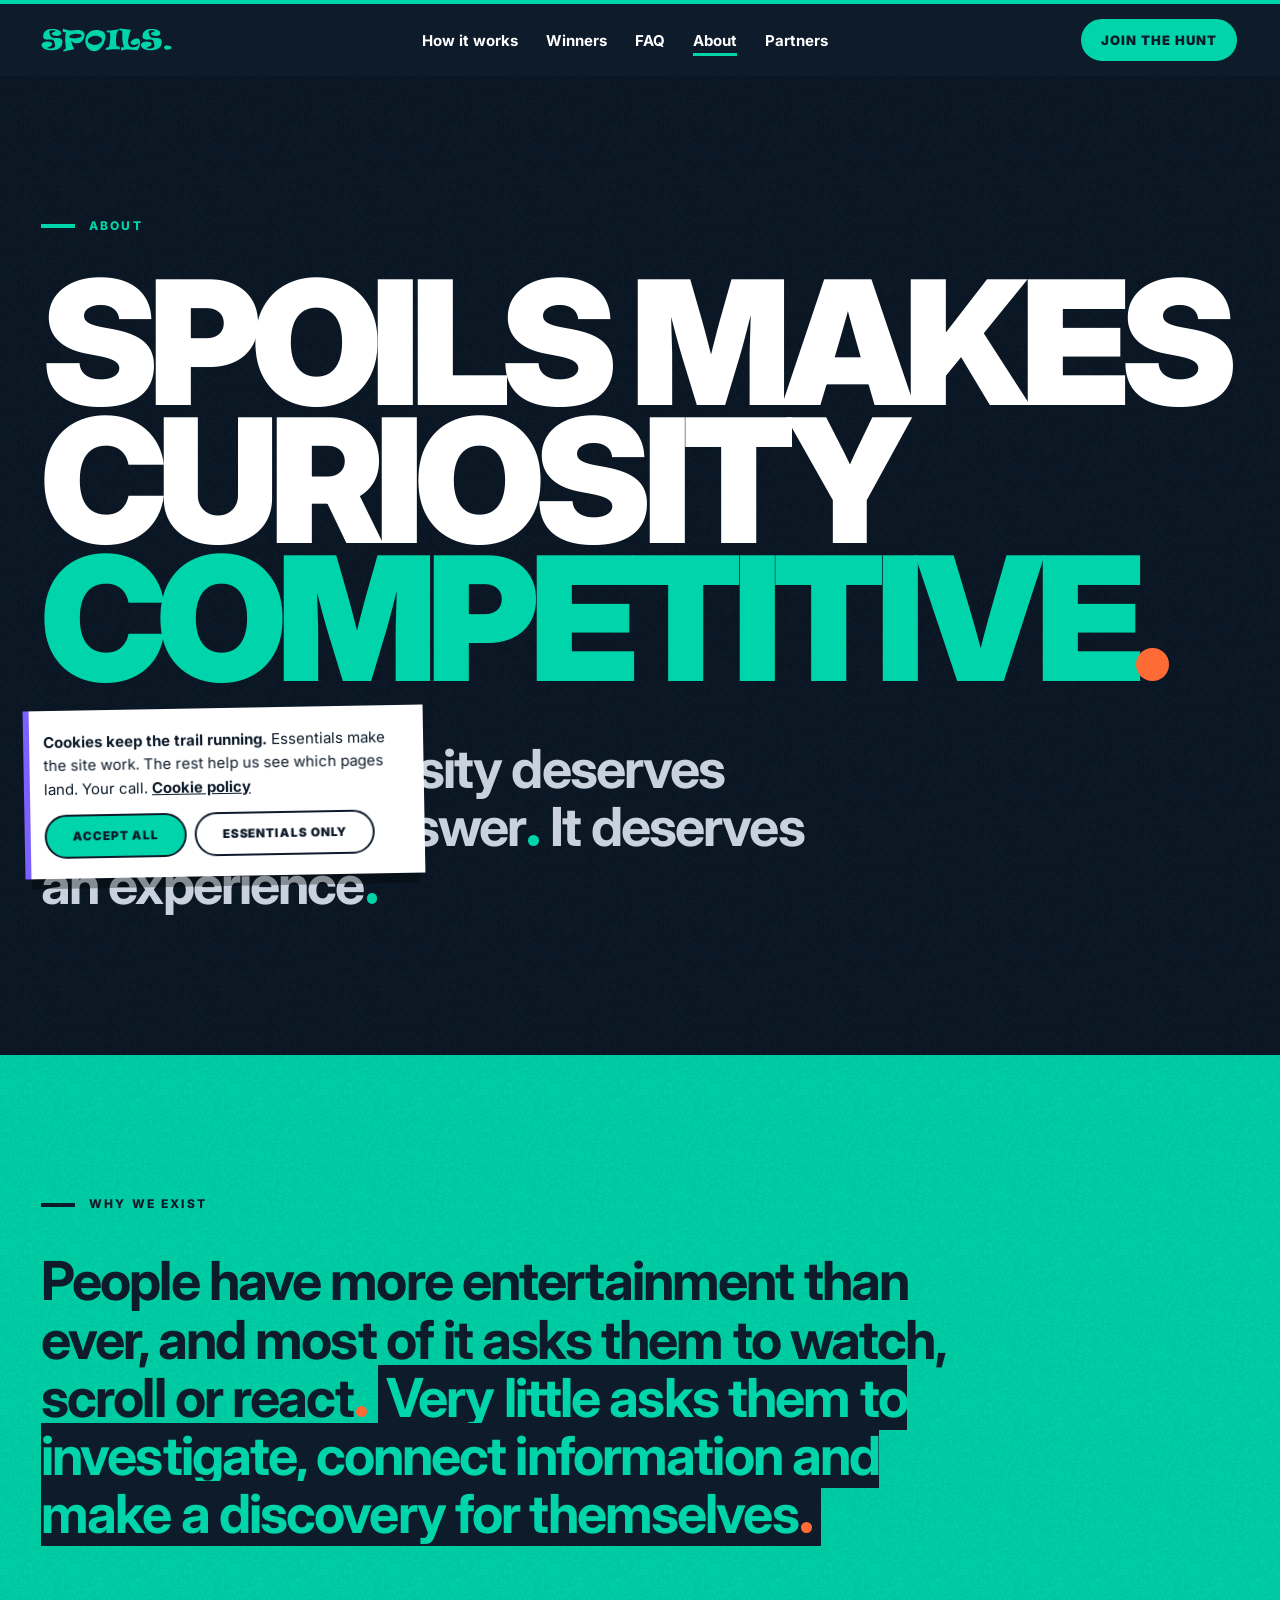
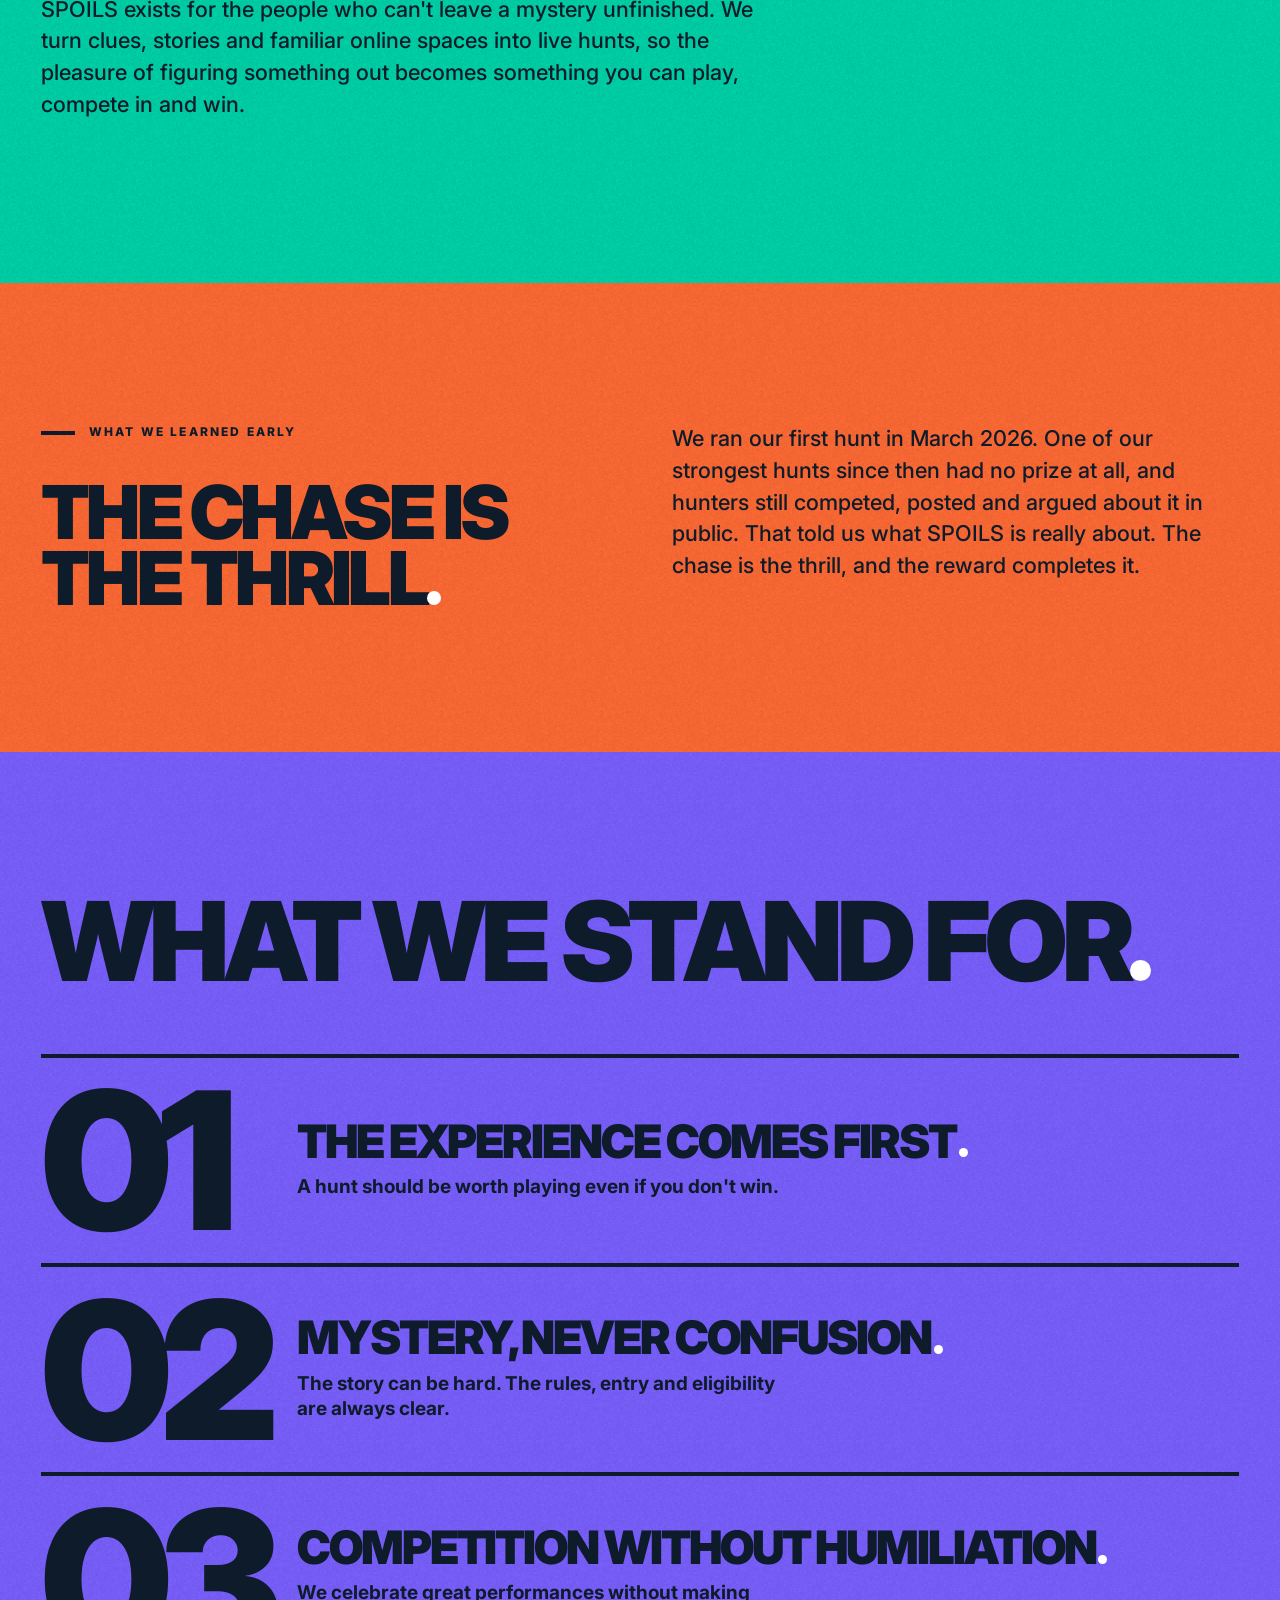
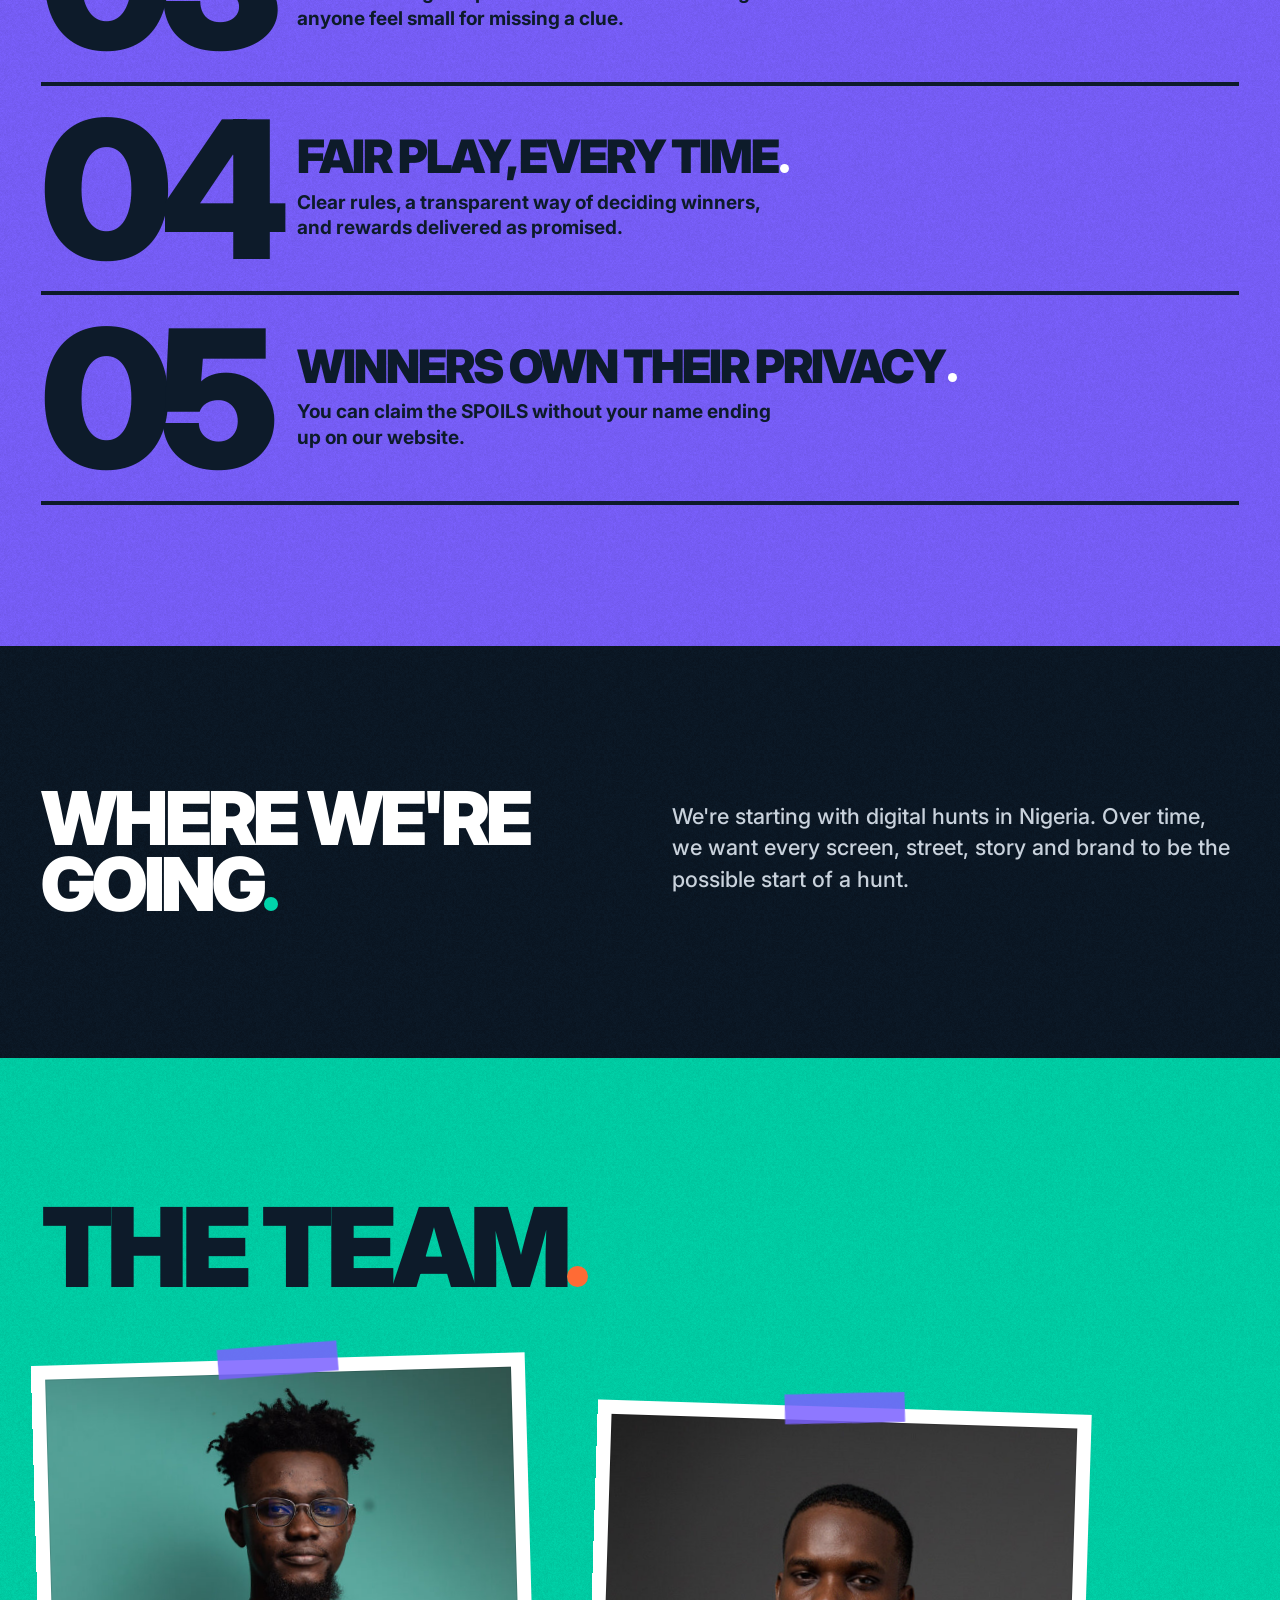
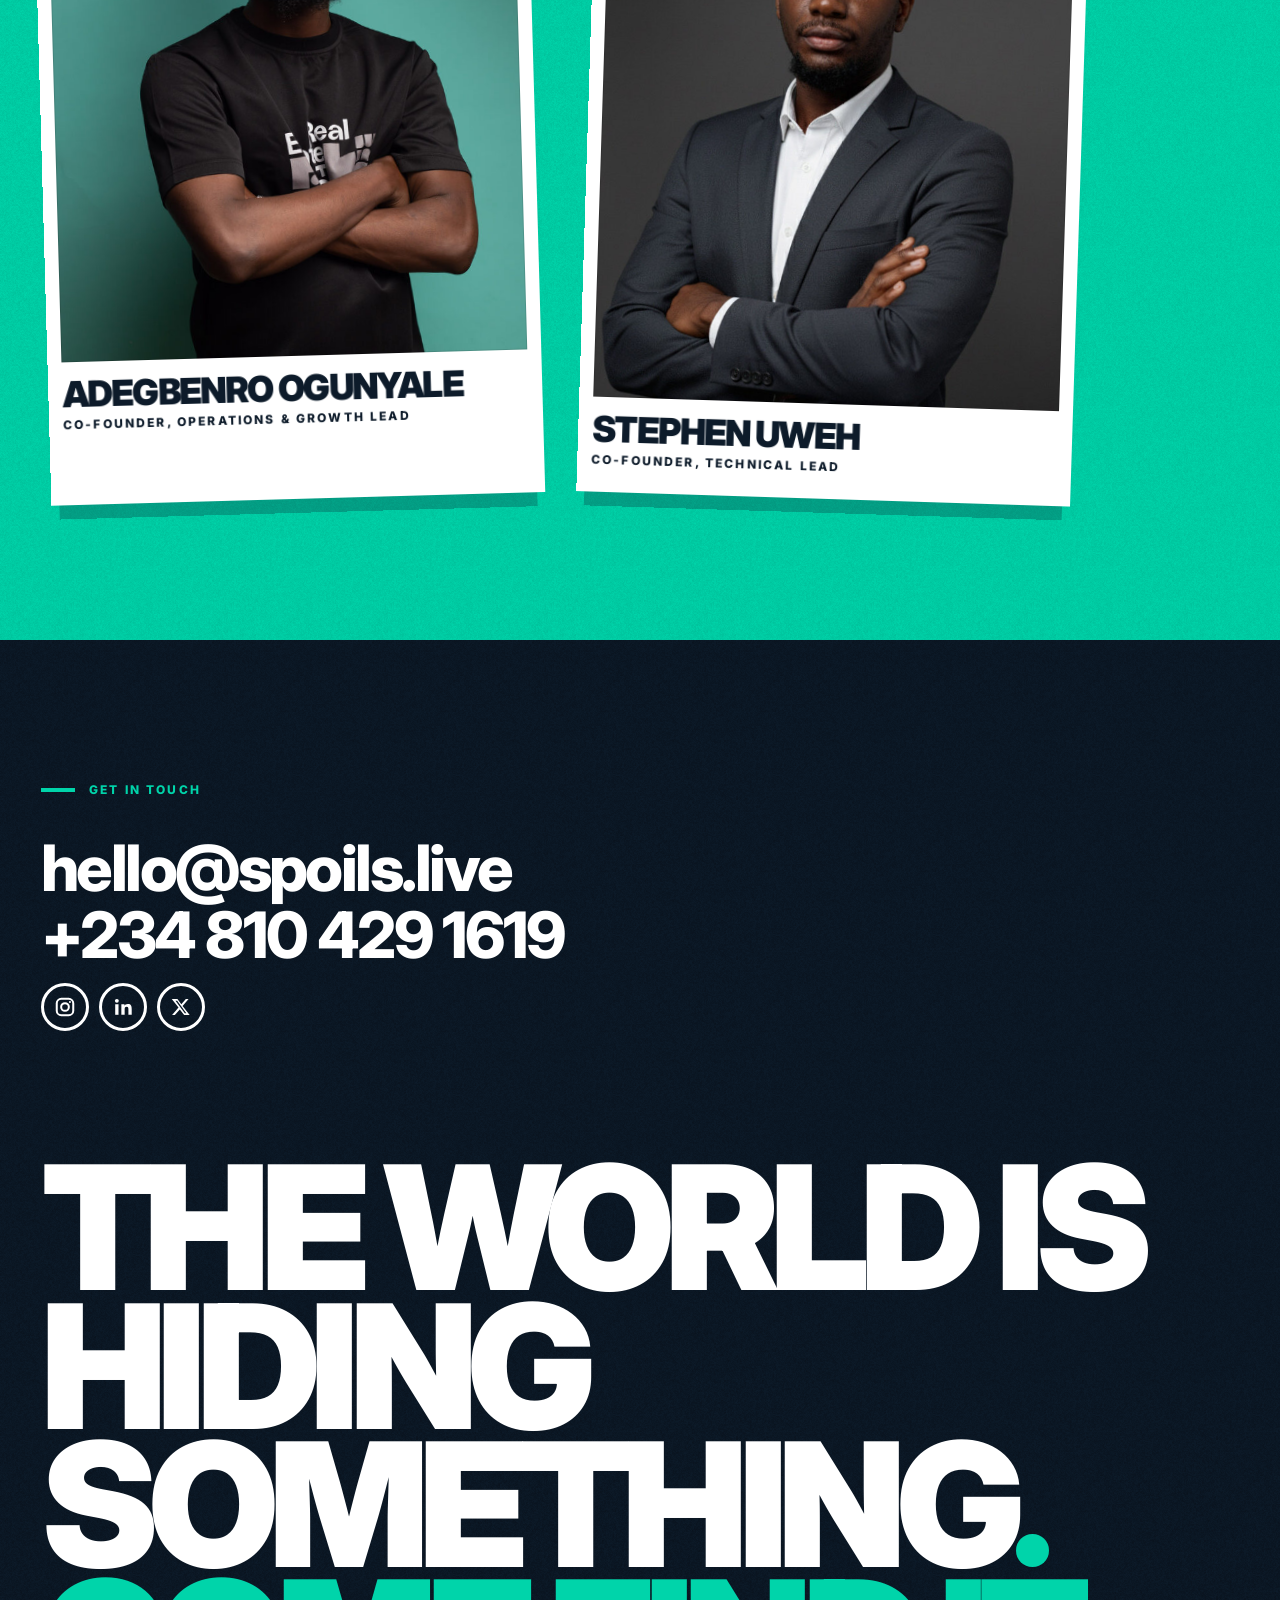
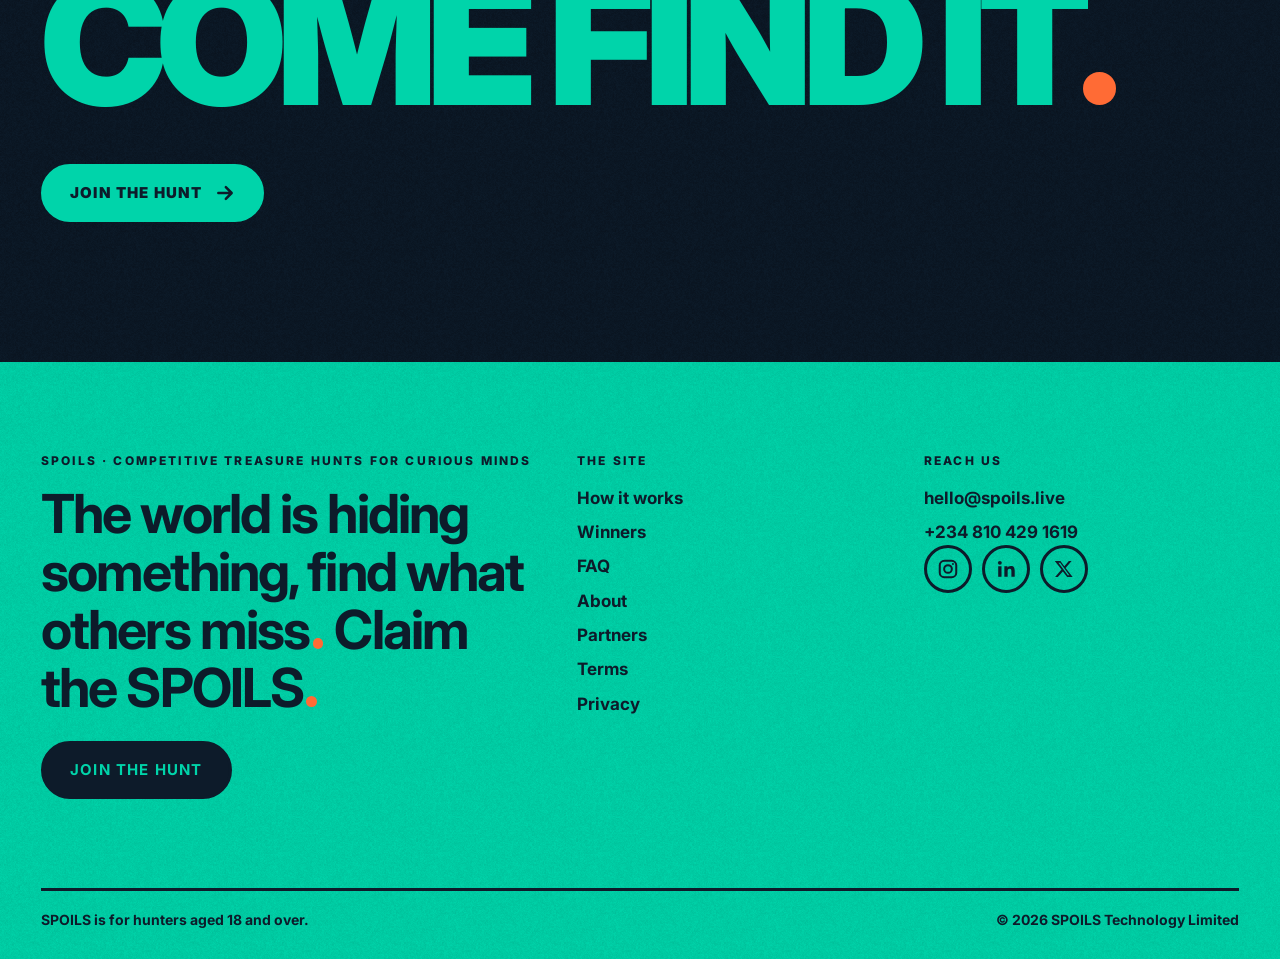
<file: about.html>
<!doctype html>
<html lang="en-NG" class="no-js">
<head>
<meta charset="utf-8">
<!-- Google tag (gtag.js) -->
<script async src="https://www.googletagmanager.com/gtag/js?id=G-V093291MSD"></script>
<script>window.dataLayer=window.dataLayer||[];function gtag(){dataLayer.push(arguments);}var spc=null;try{spc=localStorage.getItem('spoils_v2_cookies')}catch(e){}gtag('consent','default',{analytics_storage:spc==='all'?'granted':'denied',ad_storage:'denied'});gtag('js',new Date());gtag('config','G-V093291MSD');</script>

<meta name="viewport" content="width=device-width, initial-scale=1, viewport-fit=cover">
<title>About SPOILS: we make curiosity competitive</title>
<meta name="description" content="SPOILS turns clues, stories and familiar spaces into live treasure hunts. Meet the team and see where we're going.">
<meta name="theme-color" content="#0D1B2A">
<link rel="canonical" href="https://www.spoils.live/about">
<link rel="icon" href="assets/favicon.svg" type="image/svg+xml">
<meta property="og:type" content="website">
<meta property="og:site_name" content="SPOILS">
<meta property="og:title" content="About SPOILS: we make curiosity competitive">
<meta property="og:description" content="SPOILS turns clues, stories and familiar spaces into live treasure hunts. Meet the team and see where we're going.">
<meta property="og:url" content="https://www.spoils.live/about">
<meta property="og:image" content="https://www.spoils.live/assets/og-image.png">
<meta property="og:image:width" content="1200">
<meta property="og:image:height" content="630">
<meta property="og:image:alt" content="SPOILS: The world is hiding something. Find what others miss. Competitive treasure hunts for curious minds.">
<meta name="twitter:card" content="summary_large_image">
<meta name="twitter:site" content="@spoilsapp">
<meta name="twitter:title" content="About SPOILS: we make curiosity competitive">
<meta name="twitter:description" content="SPOILS turns clues, stories and familiar spaces into live treasure hunts. Meet the team and see where we're going.">
<meta name="twitter:image" content="https://www.spoils.live/assets/og-image.png">
<link rel="preconnect" href="https://fonts.googleapis.com"><link rel="preconnect" href="https://fonts.gstatic.com" crossorigin>
<link href="https://fonts.googleapis.com/css2?family=Inter:ital,wght@0,400;0,500;0,600;0,700;0,800;0,900;1,600&display=swap" rel="stylesheet">
<link rel="stylesheet" href="assets/site.css">
<script type="application/ld+json">{"@context": "https://schema.org", "@type": "Organization", "name": "SPOILS", "legalName": "SPOILS Technology Limited", "url": "https://www.spoils.live", "description": "SPOILS creates digital treasure hunts where you follow clues, solve mysteries and compete for real rewards.", "email": "hello@spoils.live", "telephone": "+2348104291619", "sameAs": ["https://www.instagram.com/spoilsapp", "https://www.linkedin.com/company/spoilsapp", "https://x.com/spoilsapp"], "founder": [{"@type": "Person", "name": "Adegbenro Ogunyale"}, {"@type": "Person", "name": "Stephen Uweh"}]}</script>
</head>
<body>
<a class="skip" href="#main">Skip to content</a>
<div class="toprule" aria-hidden="true"></div>
<header class="hd">
  <div class="in pad max">
    <a class="brand" href="./" aria-label="SPOILS home"><img src="assets/wordmark-emerald.svg" alt="SPOILS" width="160" height="29"></a>
    <nav aria-label="Main"><ul class="nl"><li><a href="how-it-works.html">How it works</a></li><li><a href="winners.html">Winners</a></li><li><a href="faq.html">FAQ</a></li><li><a href="about.html" aria-current="page">About</a></li><li><a href="partners.html">Partners</a></li></ul></nav>
    <div style="display:flex;gap:10px;align-items:center">
      <a class="btn btn-em btn-full" data-register href="https://app.spoils.live">Join the hunt</a>
      <a class="btn btn-em btn-pill" data-register href="https://app.spoils.live">Join</a>
      <button class="mbtn" type="button" aria-expanded="false" aria-controls="menu">Menu</button>
    </div>
  </div>
</header>
<div class="menu" id="menu" role="dialog" aria-modal="true" aria-label="Menu" aria-hidden="true">
  <div class="menu-top"><a href="./"><img src="assets/wordmark-night.svg" alt="SPOILS" width="120" height="22"></a><button class="mbtn menu-close" type="button">Close</button></div>
  <ol><li><a href="how-it-works.html"><span>01</span>How it works</a></li><li><a href="winners.html"><span>02</span>Winners</a></li><li><a href="faq.html"><span>03</span>FAQ</a></li><li><a href="about.html" aria-current="page"><span>04</span>About</a></li><li><a href="partners.html"><span>05</span>Partners</a></li></ol>
  <div class="foot">
    <a class="btn btn-night" data-register href="https://app.spoils.live">Join the hunt <svg class="ar" width="20" height="20" viewBox="0 0 24 24" fill="none" stroke="currentColor" stroke-width="3" stroke-linecap="round" stroke-linejoin="round" aria-hidden="true"><path d="M4 12h15M13 5l7 7-7 7"/></svg></a>
    <a class="btn" data-club href="#">Join the Hunters Club</a>
  </div>
</div>
<main id="main">
<section class="f f-night sec pad" aria-labelledby="h">
  <div class="max">
    <p class="tag kick" style="color:var(--emerald)">About</p>
    <h1 id="h" class="poster" style="max-width:11ch">SPOILS makes curiosity <span style="color:var(--emerald)">competitive.</span></h1>
    <p class="say" style="margin-top:clamp(28px,4vw,56px);max-width:22ch;color:#C9D2DC">We believe curiosity deserves more than an answer. It deserves an experience.</p>
  </div>
</section>

<section class="f f-em sec pad" aria-labelledby="why-h">
  <div class="max">
    <p class="tag kick" id="why-h">Why we exist</p>
    <p class="say rvx" style="max-width:26ch">People have more entertainment than ever, and most of it asks them to watch, scroll or react. <span style="background:var(--night);color:var(--emerald);padding:0 .15em">Very little asks them to investigate, connect information and make a discovery for themselves.</span></p>
    <p class="lead" style="margin-top:clamp(32px,4vw,56px);max-width:52ch">SPOILS exists for the people who can't leave a mystery unfinished. We turn clues, stories and familiar online spaces into live hunts, so the pleasure of figuring something out becomes something you can play, compete in and win.</p>
  </div>
</section>

<section class="f f-or sec pad" aria-labelledby="learned-h">
  <div class="max cols" style="align-items:start">
    <div>
      <p class="tag kick">What we learned early</p>
      <h2 id="learned-h" class="big">The chase is the thrill.</h2>
    </div>
    <p class="lead rv" style="max-width:44ch">We ran our first hunt in March 2026. One of our strongest hunts since then had no prize at all, and hunters still competed, posted and argued about it in public. That told us what SPOILS is really about. The chase is the thrill, and the reward completes it.</p>
  </div>
</section>

<section class="f f-pu sec pad" aria-labelledby="stand-h">
  <div class="max">
    <h2 id="stand-h" class="big" style="margin-bottom:clamp(36px,5vw,64px)">What we stand for.</h2>
    <ol class="steps">
      <li class="rv"><div><h3>The experience comes first.</h3><p>A hunt should be worth playing even if you don't win.</p></div></li>
      <li class="rv"><div><h3>Mystery, never confusion.</h3><p>The story can be hard. The rules, entry and eligibility are always clear.</p></div></li>
      <li class="rv"><div><h3>Competition without humiliation.</h3><p>We celebrate great performances without making anyone feel small for missing a clue.</p></div></li>
      <li class="rv"><div><h3>Fair play, every time.</h3><p>Clear rules, a transparent way of deciding winners, and rewards delivered as promised.</p></div></li>
      <li class="rv"><div><h3>Winners own their privacy.</h3><p>You can claim the SPOILS without your name ending up on our website.</p></div></li>
    </ol>
  </div>
</section>

<section class="f f-night sec pad" aria-labelledby="going-h">
  <div class="max cols" style="align-items:end">
    <div>
      <h2 id="going-h" class="big">Where we're going.</h2>
    </div>
    <p class="lead" style="color:#C9D2DC;max-width:40ch">We're starting with digital hunts in Nigeria. Over time, we want every screen, street, story and brand to be the possible start of a hunt.</p>
  </div>
</section>

<section class="f f-em sec pad" aria-labelledby="team-h">
  <div class="max">
    <h2 id="team-h" class="big" style="margin-bottom:clamp(40px,5vw,72px)">The team.</h2>
    <div class="people">
      <figure class="polaroid rv">
        <img src="assets/team-adegbenro.jpg" alt="Adegbenro Ogunyale" width="720" height="900" loading="lazy">
        <figcaption><span class="nm">Adegbenro Ogunyale</span><span class="tag">Co-founder, Operations &amp; Growth Lead</span></figcaption>
      </figure>
      <figure class="polaroid rv">
        <img src="assets/team-stephen.jpg" alt="Stephen Uweh" width="720" height="900" loading="lazy">
        <figcaption><span class="nm">Stephen Uweh</span><span class="tag">Co-founder, Technical Lead</span></figcaption>
      </figure>
    </div>
  </div>
</section>

<section class="f f-night sec pad" aria-labelledby="contact-h">
  <div class="max">
    <p class="tag kick" style="color:var(--emerald)" id="contact-h">Get in touch</p>
    <ul style="list-style:none;margin:0;padding:0;display:grid;gap:6px">
      <li><a class="mid" style="text-decoration:none" href="mailto:hello@spoils.live">hello@spoils.live</a></li>
      <li><a class="mid" style="text-decoration:none" href="tel:+2348104291619">+234 810 429 1619</a></li>
    </ul>
    <ul class="social" aria-label="SPOILS on social media">
  <li><a href="https://www.instagram.com/spoilsapp" rel="noopener" aria-label="SPOILS on Instagram (@spoilsapp)"><svg viewBox="0 0 24 24" width="22" height="22" fill="none" stroke="currentColor" stroke-width="2.2" aria-hidden="true"><rect x="3" y="3" width="18" height="18" rx="5"/><circle cx="12" cy="12" r="4.2"/><circle cx="17.4" cy="6.6" r="1.1" fill="currentColor" stroke="none"/></svg></a></li>
  <li><a href="https://www.linkedin.com/company/spoilsapp" rel="noopener" aria-label="SPOILS on LinkedIn (@spoilsapp)"><svg viewBox="0 0 24 24" width="22" height="22" fill="currentColor" aria-hidden="true"><rect x="3.5" y="9" width="3.6" height="11.5"/><circle cx="5.3" cy="5.3" r="2.1"/><path d="M10.2 9h3.4v1.6c.5-.9 1.8-1.9 3.7-1.9 3.6 0 4.2 2.3 4.2 5.4v6.4h-3.6v-5.7c0-1.4 0-3.1-1.9-3.1s-2.2 1.5-2.2 3v5.8h-3.6z"/></svg></a></li>
  <li><a href="https://x.com/spoilsapp" rel="noopener" aria-label="SPOILS on X (@spoilsapp)"><svg viewBox="0 0 24 24" width="20" height="20" fill="currentColor" aria-hidden="true"><path d="M17.8 2.5h3.3l-7.2 8.2 8.5 10.8h-6.6l-5.2-6.6-6 6.6H1.3l7.7-8.8L.9 2.5h6.8l4.7 6.1zm-1.2 17h1.8L7.4 4.4H5.4z"/></svg></a></li>
</ul>
    <h2 class="poster" style="max-width:11ch;margin-top:clamp(72px,10vw,160px)">The world is hiding something. <span style="color:var(--emerald)">Come find it.</span></h2>
    <a class="btn btn-em" style="margin-top:clamp(28px,4vw,56px)" data-register href="https://app.spoils.live">Join the hunt <svg class="ar" width="20" height="20" viewBox="0 0 24 24" fill="none" stroke="currentColor" stroke-width="3" stroke-linecap="round" stroke-linejoin="round" aria-hidden="true"><path d="M4 12h15M13 5l7 7-7 7"/></svg></a>
  </div>
</section>

</main>
<footer class="ft f f-em">
  <div class="pad max">
    <div class="ft-grid">
      <div>
        <p class="tag" style="margin-bottom:14px">SPOILS · Competitive treasure hunts for curious minds</p>
        <p class="say" style="max-width:16ch;margin-bottom:24px">The world is hiding something, find what others miss. Claim the SPOILS.</p>
        <a class="btn btn-night" data-register href="https://app.spoils.live">Join the hunt</a>
      </div>
      <div><p class="tag" style="margin-bottom:14px">The site</p>
        <ul><li><a href="how-it-works.html">How it works</a></li><li><a href="winners.html">Winners</a></li><li><a href="faq.html">FAQ</a></li><li><a href="about.html">About</a></li><li><a href="partners.html">Partners</a></li><li><a href="legal.html">Terms</a></li><li><a href="legal.html#privacy">Privacy</a></li></ul></div>
      <div><p class="tag" style="margin-bottom:14px">Reach us</p>
        <ul><li><a href="mailto:hello@spoils.live">hello@spoils.live</a></li><li><a href="tel:+2348104291619">+234 810 429 1619</a></li></ul>
        <ul class="social" aria-label="SPOILS on social media">
  <li><a href="https://www.instagram.com/spoilsapp" rel="noopener" aria-label="SPOILS on Instagram (@spoilsapp)"><svg viewBox="0 0 24 24" width="22" height="22" fill="none" stroke="currentColor" stroke-width="2.2" aria-hidden="true"><rect x="3" y="3" width="18" height="18" rx="5"/><circle cx="12" cy="12" r="4.2"/><circle cx="17.4" cy="6.6" r="1.1" fill="currentColor" stroke="none"/></svg></a></li>
  <li><a href="https://www.linkedin.com/company/spoilsapp" rel="noopener" aria-label="SPOILS on LinkedIn (@spoilsapp)"><svg viewBox="0 0 24 24" width="22" height="22" fill="currentColor" aria-hidden="true"><rect x="3.5" y="9" width="3.6" height="11.5"/><circle cx="5.3" cy="5.3" r="2.1"/><path d="M10.2 9h3.4v1.6c.5-.9 1.8-1.9 3.7-1.9 3.6 0 4.2 2.3 4.2 5.4v6.4h-3.6v-5.7c0-1.4 0-3.1-1.9-3.1s-2.2 1.5-2.2 3v5.8h-3.6z"/></svg></a></li>
  <li><a href="https://x.com/spoilsapp" rel="noopener" aria-label="SPOILS on X (@spoilsapp)"><svg viewBox="0 0 24 24" width="20" height="20" fill="currentColor" aria-hidden="true"><path d="M17.8 2.5h3.3l-7.2 8.2 8.5 10.8h-6.6l-5.2-6.6-6 6.6H1.3l7.7-8.8L.9 2.5h6.8l4.7 6.1zm-1.2 17h1.8L7.4 4.4H5.4z"/></svg></a></li>
</ul>
      </div>
    </div>
    <div class="base"><span>SPOILS is for hunters aged 18 and over.</span><span>© <span data-year>2026</span> SPOILS Technology Limited</span></div>
  </div>
</footer>
<a class="float" data-register href="https://app.spoils.live" aria-label="Join the hunt">Join<br>the<br>hunt</a>
<div class="cookie" role="region" aria-label="Cookie notice">
  <p><b>Cookies keep the trail running.</b> Essentials make the site work. The rest help us see which pages land. Your call. <a href="legal.html#cookies" style="color:inherit;font-weight:700">Cookie policy</a></p>
  <div class="row"><button class="btn btn-em" data-cookie="all" type="button">Accept all</button><button class="btn" data-cookie="essential" type="button">Essentials only</button></div>
</div>
<script src="assets/hunt-data.js"></script>
<script src="assets/site.js"></script>
</body>
</html>
</file>
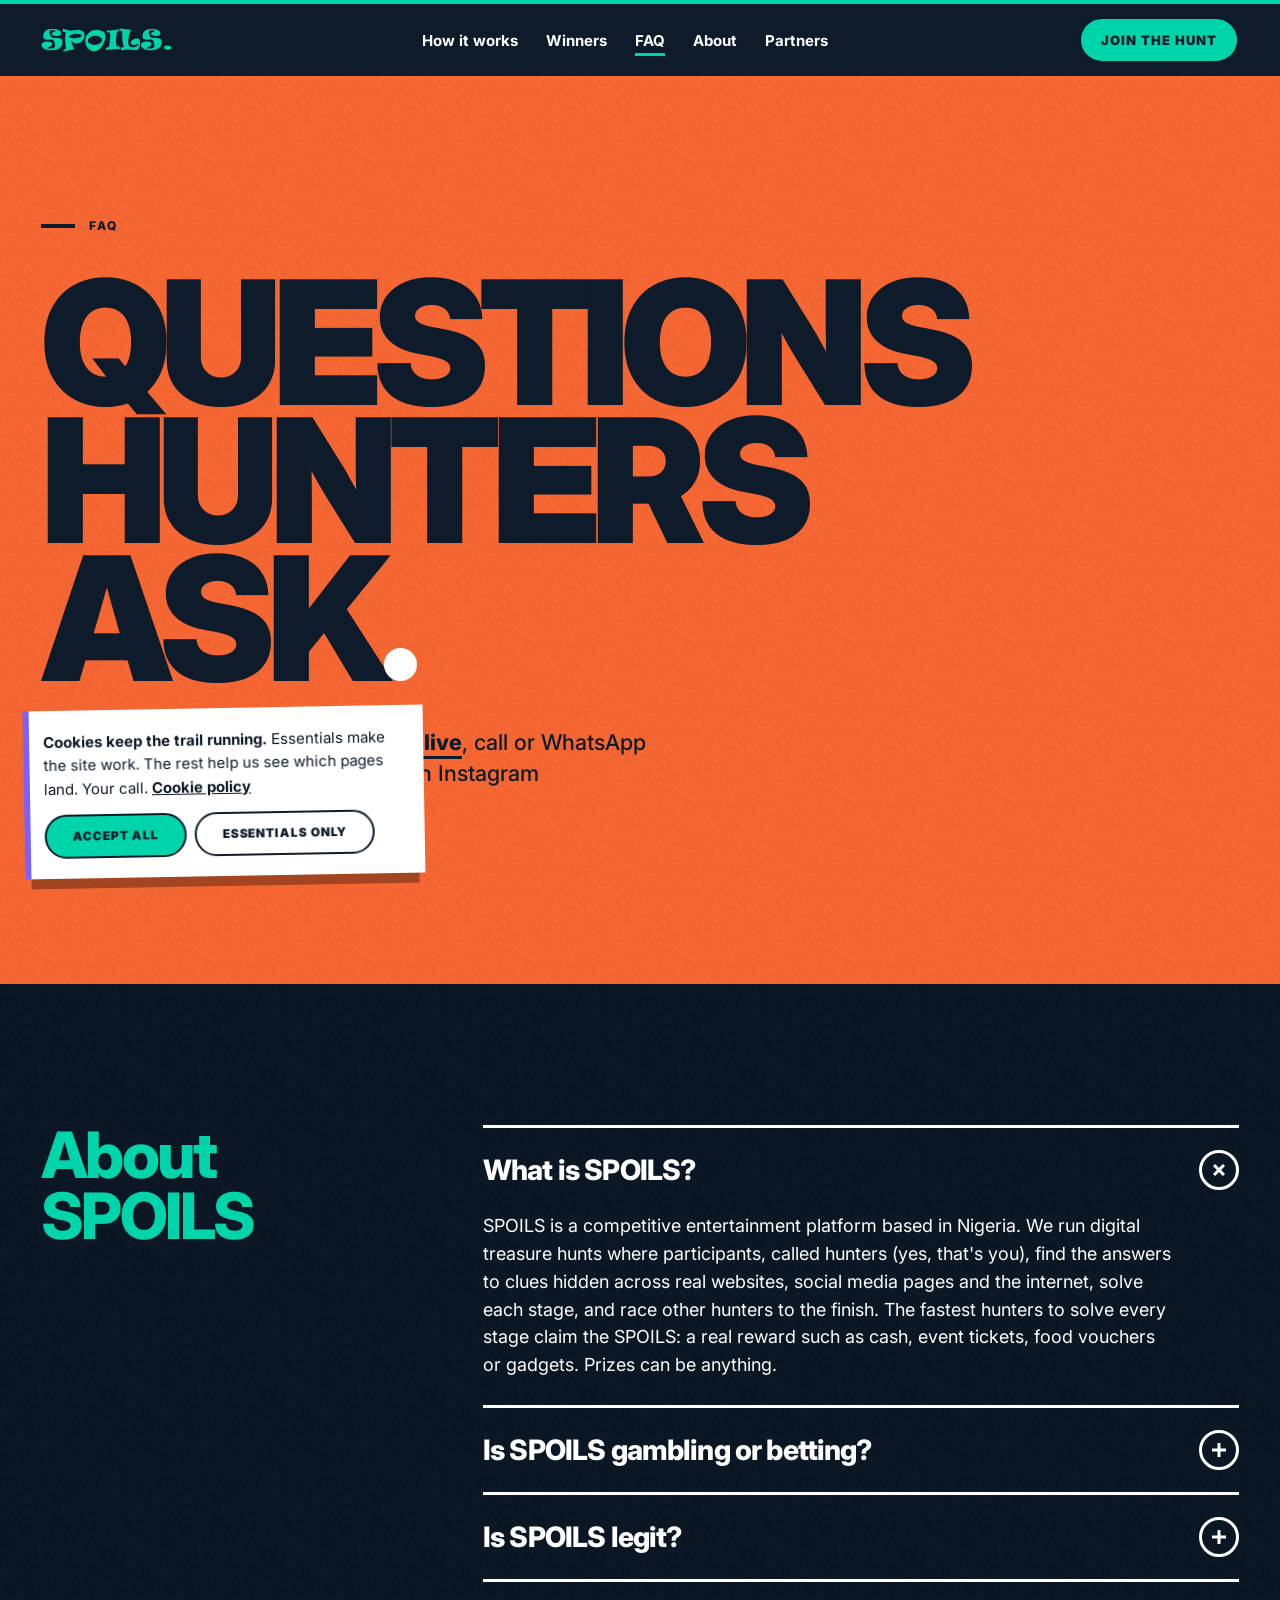
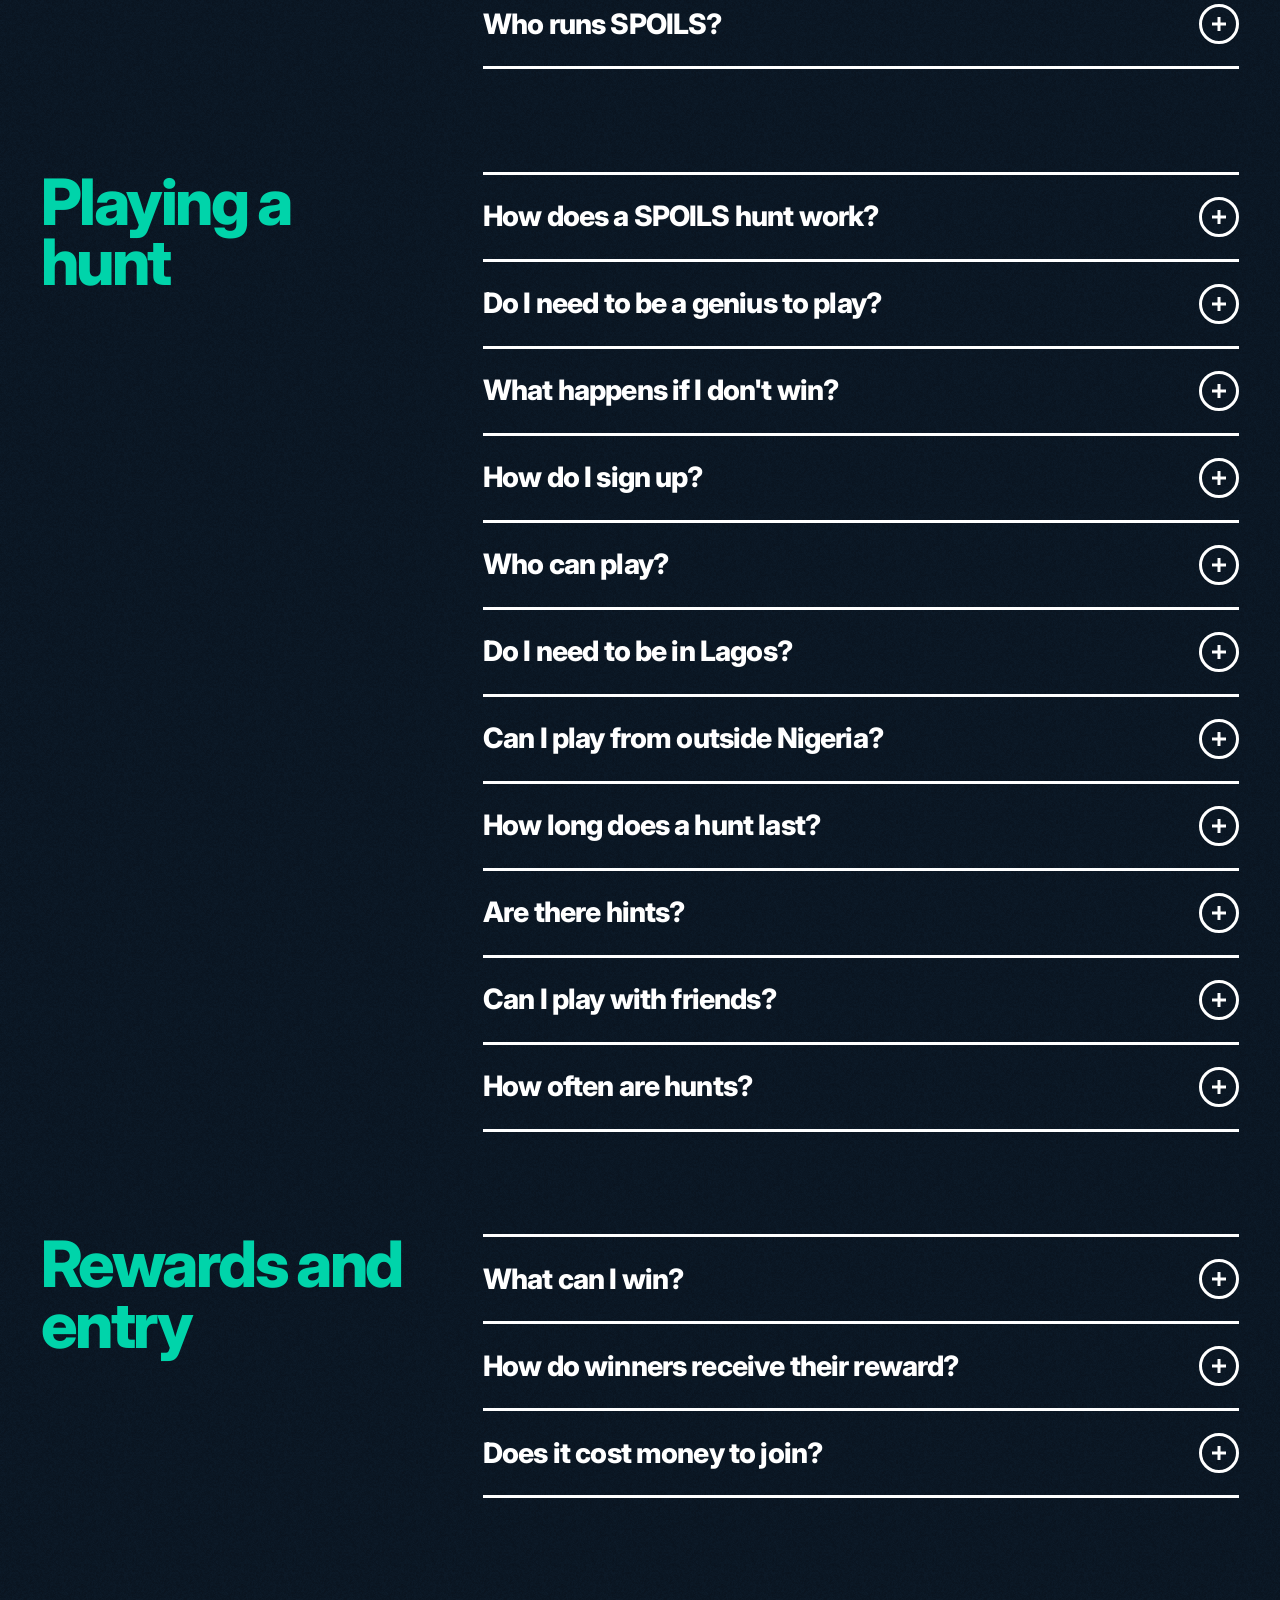
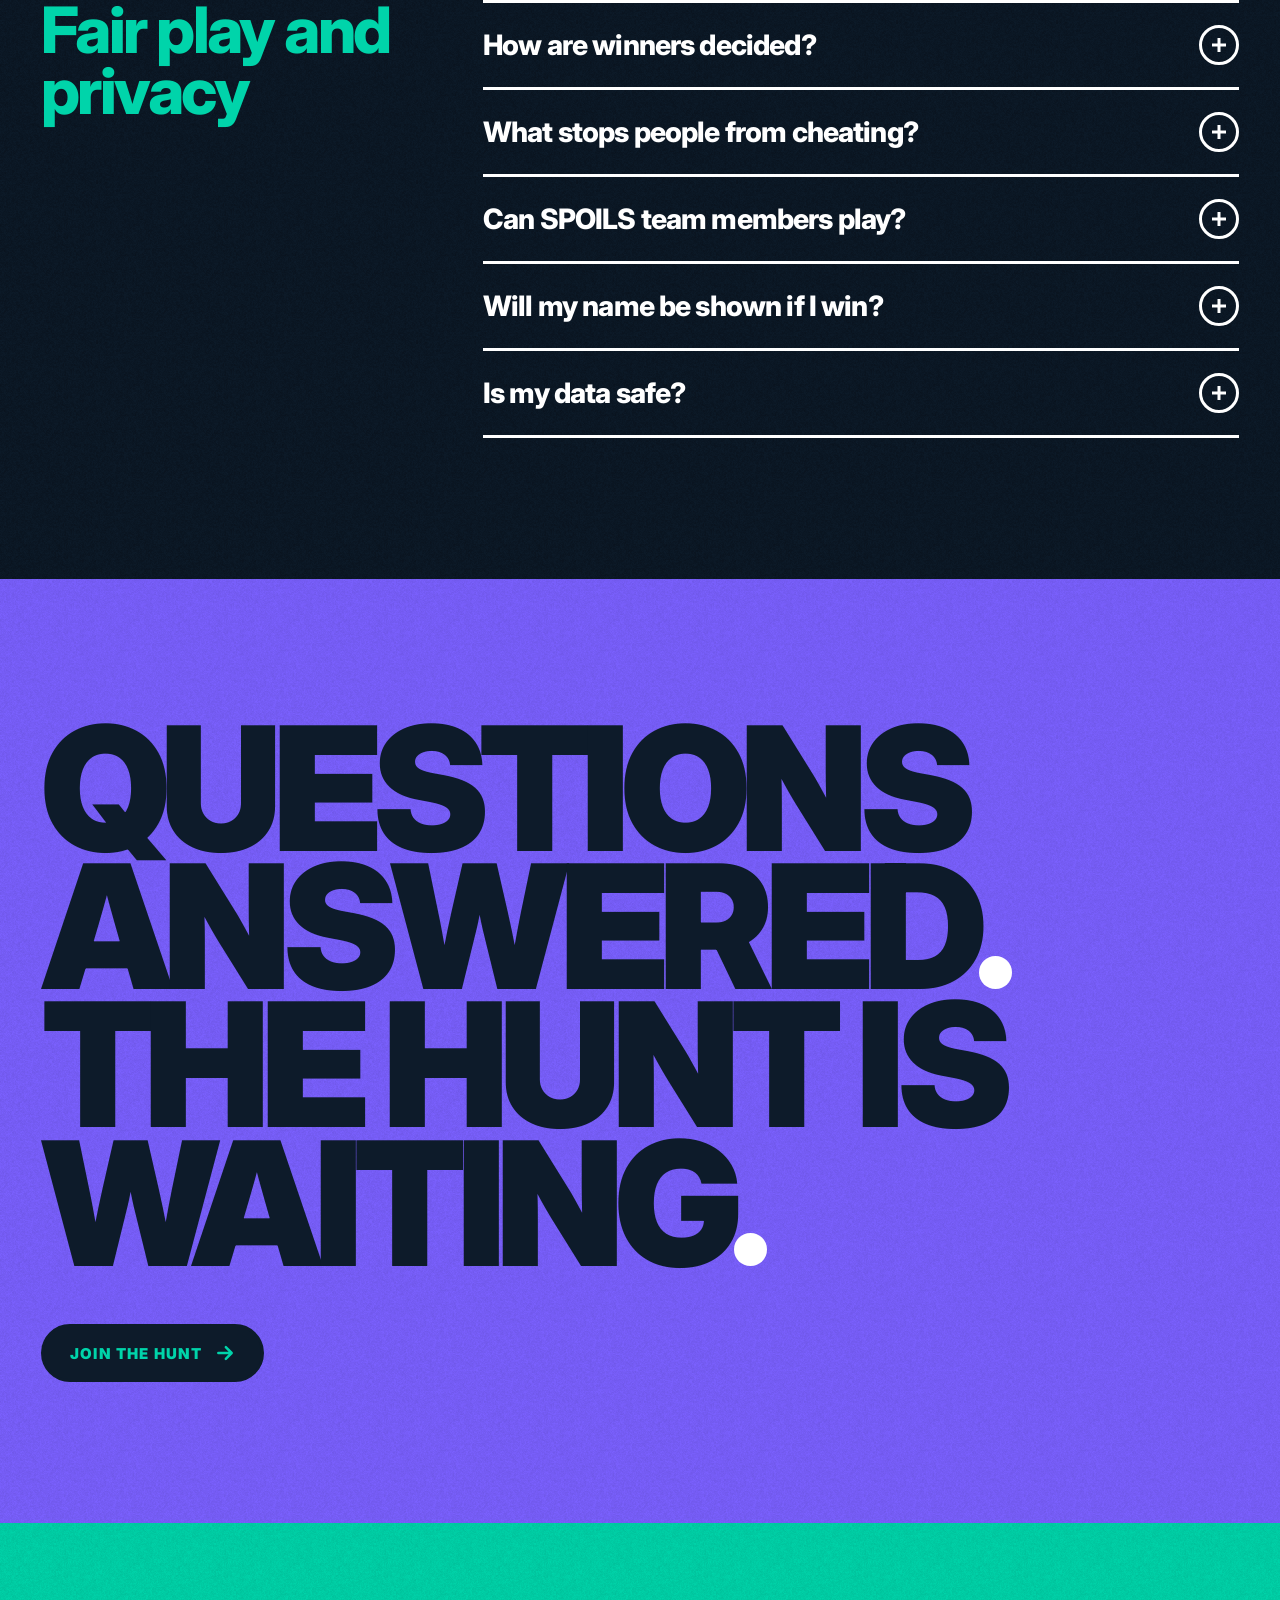
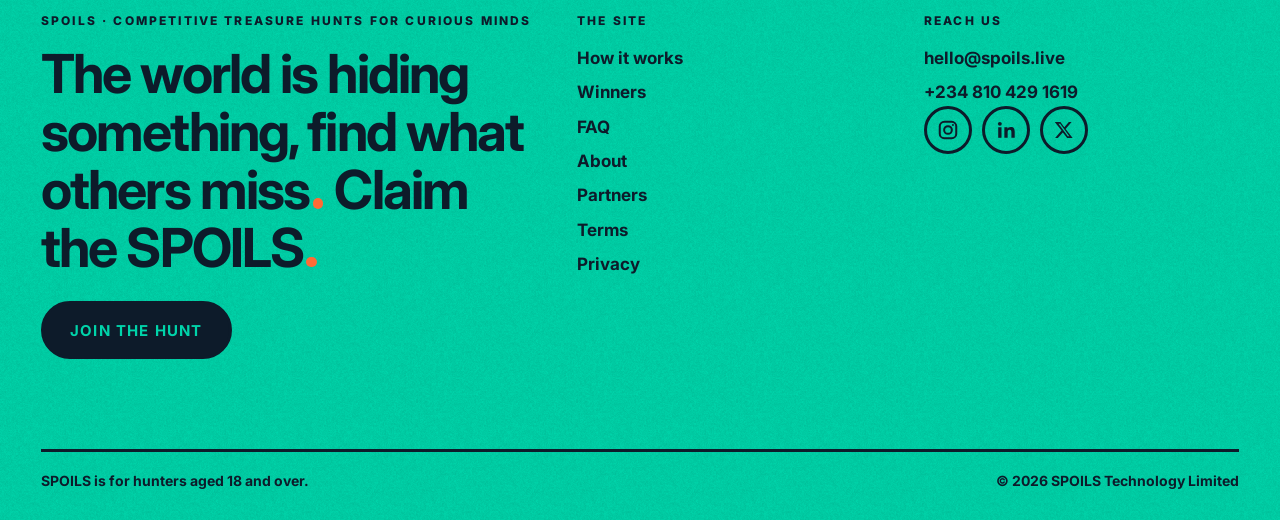
<file: faq.html>
<!doctype html>
<html lang="en-NG" class="no-js">
<head>
<meta charset="utf-8">
<!-- Google tag (gtag.js) -->
<script async src="https://www.googletagmanager.com/gtag/js?id=G-V093291MSD"></script>
<script>window.dataLayer=window.dataLayer||[];function gtag(){dataLayer.push(arguments);}var spc=null;try{spc=localStorage.getItem('spoils_v2_cookies')}catch(e){}gtag('consent','default',{analytics_storage:spc==='all'?'granted':'denied',ad_storage:'denied'});gtag('js',new Date());gtag('config','G-V093291MSD');</script>

<meta name="viewport" content="width=device-width, initial-scale=1, viewport-fit=cover">
<title>SPOILS FAQ: How it works, rewards and fair play</title>
<meta name="description" content="Straight answers about SPOILS: how hunts work, who can play, what you can win, how winners are decided and why it isn't gambling.">
<meta name="theme-color" content="#0D1B2A">
<link rel="canonical" href="https://www.spoils.live/faq">
<link rel="icon" href="assets/favicon.svg" type="image/svg+xml">
<meta property="og:type" content="website">
<meta property="og:site_name" content="SPOILS">
<meta property="og:title" content="SPOILS FAQ: How it works, rewards and fair play">
<meta property="og:description" content="Straight answers about SPOILS: how hunts work, who can play, what you can win, how winners are decided and why it isn't gambling.">
<meta property="og:url" content="https://www.spoils.live/faq">
<meta property="og:image" content="https://www.spoils.live/assets/og-image.png">
<meta property="og:image:width" content="1200">
<meta property="og:image:height" content="630">
<meta property="og:image:alt" content="SPOILS: The world is hiding something. Find what others miss. Competitive treasure hunts for curious minds.">
<meta name="twitter:card" content="summary_large_image">
<meta name="twitter:site" content="@spoilsapp">
<meta name="twitter:title" content="SPOILS FAQ: How it works, rewards and fair play">
<meta name="twitter:description" content="Straight answers about SPOILS: how hunts work, who can play, what you can win, how winners are decided and why it isn't gambling.">
<meta name="twitter:image" content="https://www.spoils.live/assets/og-image.png">
<link rel="preconnect" href="https://fonts.googleapis.com"><link rel="preconnect" href="https://fonts.gstatic.com" crossorigin>
<link href="https://fonts.googleapis.com/css2?family=Inter:ital,wght@0,400;0,500;0,600;0,700;0,800;0,900;1,600&display=swap" rel="stylesheet">
<link rel="stylesheet" href="assets/site.css">
<script type="application/ld+json">{"@context": "https://schema.org", "@type": "Organization", "name": "SPOILS", "legalName": "SPOILS Technology Limited", "url": "https://www.spoils.live", "description": "SPOILS creates digital treasure hunts where you follow clues, solve mysteries and compete for real rewards.", "email": "hello@spoils.live", "telephone": "+2348104291619", "sameAs": ["https://www.instagram.com/spoilsapp", "https://www.linkedin.com/company/spoilsapp", "https://x.com/spoilsapp"], "founder": [{"@type": "Person", "name": "Adegbenro Ogunyale"}, {"@type": "Person", "name": "Stephen Uweh"}]}</script>
</head>
<body>
<a class="skip" href="#main">Skip to content</a>
<div class="toprule" aria-hidden="true"></div>
<header class="hd">
  <div class="in pad max">
    <a class="brand" href="./" aria-label="SPOILS home"><img src="assets/wordmark-emerald.svg" alt="SPOILS" width="160" height="29"></a>
    <nav aria-label="Main"><ul class="nl"><li><a href="how-it-works.html">How it works</a></li><li><a href="winners.html">Winners</a></li><li><a href="faq.html" aria-current="page">FAQ</a></li><li><a href="about.html">About</a></li><li><a href="partners.html">Partners</a></li></ul></nav>
    <div style="display:flex;gap:10px;align-items:center">
      <a class="btn btn-em btn-full" data-register href="https://app.spoils.live">Join the hunt</a>
      <a class="btn btn-em btn-pill" data-register href="https://app.spoils.live">Join</a>
      <button class="mbtn" type="button" aria-expanded="false" aria-controls="menu">Menu</button>
    </div>
  </div>
</header>
<div class="menu" id="menu" role="dialog" aria-modal="true" aria-label="Menu" aria-hidden="true">
  <div class="menu-top"><a href="./"><img src="assets/wordmark-night.svg" alt="SPOILS" width="120" height="22"></a><button class="mbtn menu-close" type="button">Close</button></div>
  <ol><li><a href="how-it-works.html"><span>01</span>How it works</a></li><li><a href="winners.html"><span>02</span>Winners</a></li><li><a href="faq.html" aria-current="page"><span>03</span>FAQ</a></li><li><a href="about.html"><span>04</span>About</a></li><li><a href="partners.html"><span>05</span>Partners</a></li></ol>
  <div class="foot">
    <a class="btn btn-night" data-register href="https://app.spoils.live">Join the hunt <svg class="ar" width="20" height="20" viewBox="0 0 24 24" fill="none" stroke="currentColor" stroke-width="3" stroke-linecap="round" stroke-linejoin="round" aria-hidden="true"><path d="M4 12h15M13 5l7 7-7 7"/></svg></a>
    <a class="btn" data-club href="#">Join the Hunters Club</a>
  </div>
</div>
<main id="main">
<section class="f f-or sec pad" aria-labelledby="faq-h">
  <div class="max">
    <p class="tag kick">FAQ</p>
    <h1 id="faq-h" class="poster" style="max-width:9ch">Questions hunters ask.</h1>
    <p class="lead" style="margin-top:clamp(24px,3vw,40px);max-width:44ch">Can't find yours? Email <a class="ln" href="mailto:hello@spoils.live">hello@spoils.live</a>, call or WhatsApp <a class="ln" href="tel:+2348104291619">+234 810 429 1619</a>, or message us on Instagram <a class="ln" href="https://www.instagram.com/spoilsapp" rel="noopener">@spoilsapp</a>.</p>
  </div>
</section>

<section class="f f-night sec pad">
  <div class="max" style="display:grid;gap:clamp(64px,8vw,120px)">
    <div class="cols faqcols" id="about"><h2 class="mid" style="color:var(--emerald)">About SPOILS</h2><div class="qa">
      <details open><summary>What is SPOILS?<i aria-hidden="true"></i></summary><div class="a">SPOILS is a competitive entertainment platform based in Nigeria. We run digital treasure hunts where participants, called hunters (yes, that's you), find the answers to clues hidden across real websites, social media pages and the internet, solve each stage, and race other hunters to the finish. The fastest hunters to solve every stage claim the SPOILS: a real reward such as cash, event tickets, food vouchers or gadgets. Prizes can be anything.</div></details>
      <details><summary>Is SPOILS gambling or betting?<i aria-hidden="true"></i></summary><div class="a">No. SPOILS is a competition of observation, reasoning and speed. Nobody wins by chance or by predicting outcomes. Rewards go to the hunters whose correct final answers are recorded within the hunt's winning places, which are stated before you join.</div></details>
      <details><summary>Is SPOILS legit?<i aria-hidden="true"></i></summary><div class="a">Yes. SPOILS has run public hunts since March 2026, and hunters have claimed more than ₦100,000 worth of rewards. Every hunt and its reward is on our <a class="ln" href="winners.html">Winners page</a>, and winners who choose to share their story appear on our Instagram, @spoilsapp.</div></details>
      <details><summary>Who runs SPOILS?<i aria-hidden="true"></i></summary><div class="a">SPOILS is a product of SPOILS Technology Limited.</div></details>
    </div></div>

    <div class="cols faqcols" id="playing"><h2 class="mid" style="color:var(--emerald)">Playing a hunt</h2><div class="qa">
      <details><summary>How does a SPOILS hunt work?<i aria-hidden="true"></i></summary><div class="a">Join the hunt before it opens. At start time, every hunter gets the first clue at once. Each answer points to the next clue somewhere on the internet. Enter your answers on SPOILS as you go. The hunters who finish within the hunt's winning places claim the SPOILS. Every hunt states its number of winners in advance, with the reward for each place, from first to last.</div></details>
      <details><summary>Do I need to be a genius to play?<i aria-hidden="true"></i></summary><div class="a">No. SPOILS rewards curiosity, attention and persistence. If you enjoy noticing details and working things out, you're a hunter. You'll get sharper the more you play.</div></details>
      <details><summary>What happens if I don't win?<i aria-hidden="true"></i></summary><div class="a">You still get the chase, and there's always another hunt. Join the Hunters Club to hear when the next one surfaces.</div></details>
      <details><summary>How do I sign up?<i aria-hidden="true"></i></summary><div class="a">Sign up at <a class="ln" href="https://www.spoils.live">www.spoils.live</a> and create your hunter account.</div></details>
      <details><summary>Who can play?<i aria-hidden="true"></i></summary><div class="a">Anyone in Nigeria aged 18 or over.</div></details>
      <details><summary>Do I need to be in Lagos?<i aria-hidden="true"></i></summary><div class="a">No. Every hunt is played online, so you can join from anywhere in Nigeria with a phone or laptop and an internet connection.</div></details>
      <details><summary>Can I play from outside Nigeria?<i aria-hidden="true"></i></summary><div class="a">Not yet. SPOILS is open to hunters in Nigeria for now, and we plan to open up to more countries. Join the Hunters Club to hear first.</div></details>
      <details><summary>How long does a hunt last?<i aria-hidden="true"></i></summary><div class="a">It depends on the trail. Short hunts with a few stages can be over in minutes. Harder hunts with more stages can take hours.</div></details>
      <details><summary>Are there hints?<i aria-hidden="true"></i></summary><div class="a">Some hunts have hints, others don't, and in some hunts you have to buy hints when you need them.</div></details>
      <details><summary>Can I play with friends?<i aria-hidden="true"></i></summary><div class="a">You can play against them. Every hunt is solo, so each hunter plays on their own account and solves alone.</div></details>
      <details><summary>How often are hunts?<i aria-hidden="true"></i></summary><div class="a">We run new hunts regularly. Join the Hunters Club on WhatsApp or follow @spoilsapp on Instagram to hear about the next one first.</div></details>
    </div></div>

    <div class="cols faqcols" id="rewards"><h2 class="mid" style="color:var(--emerald)">Rewards and entry</h2><div class="qa">
      <details><summary>What can I win?<i aria-hidden="true"></i></summary><div class="a">Every hunt names its reward before you join. Hunters have claimed cash, event tickets and food vouchers, and future rewards could be something else entirely.</div></details>
      <details><summary>How do winners receive their reward?<i aria-hidden="true"></i></summary><div class="a">Every winner goes through a quick verification first. Cash is then sent by bank transfer or credited to your SPOILS wallet. Non-cash rewards, like event tickets and food vouchers, reach you within 5 to 7 working days.</div></details>
      <details><summary>Does it cost money to join?<i aria-hidden="true"></i></summary><div class="a">Some hunts are free and most have an entry fee. The fee is always shown on the hunt page before you join.</div></details>
    </div></div>

    <div class="cols faqcols" id="fair"><h2 class="mid" style="color:var(--emerald)">Fair play and privacy</h2><div class="qa">
      <details><summary>How are winners decided?<i aria-hidden="true"></i></summary><div class="a">Correct final answers and finish times are recorded by the platform. Every hunt states its number of winners in advance, with the reward for each place, from first to last. We review every winning run and verify each winner before any reward goes out.</div></details>
      <details><summary>What stops people from cheating?<i aria-hidden="true"></i></summary><div class="a">Each person gets one account, finish times are recorded by the platform, and sharing answers during a live hunt gets you disqualified.</div></details>
      <details><summary>Can SPOILS team members play?<i aria-hidden="true"></i></summary><div class="a">SPOILS staff and anyone who helped build a hunt can't compete for its reward.</div></details>
      <details><summary>Will my name be shown if I win?<i aria-hidden="true"></i></summary><div class="a">No. We keep winners' names off our website. If you'd like to share your story, we'll create content with you, but only with your permission.</div></details>
      <details><summary>Is my data safe?<i aria-hidden="true"></i></summary><div class="a">We only collect what we need to run hunts, verify winners and deliver rewards. Read our <a class="ln" href="legal.html#privacy">Privacy Policy</a> for details.</div></details>
    </div></div>
  </div>
</section>

<section class="f f-pu sec pad" aria-labelledby="final-h">
  <div class="max">
    <h2 id="final-h" class="poster" style="max-width:10ch">Questions answered. The hunt is waiting.</h2>
    <a class="btn btn-night" style="margin-top:clamp(28px,4vw,56px)" data-register href="https://app.spoils.live">Join the hunt <svg class="ar" width="20" height="20" viewBox="0 0 24 24" fill="none" stroke="currentColor" stroke-width="3" stroke-linecap="round" stroke-linejoin="round" aria-hidden="true"><path d="M4 12h15M13 5l7 7-7 7"/></svg></a>
  </div>
</section>

<script type="application/ld+json">{"@context": "https://schema.org", "@type": "FAQPage", "mainEntity": [{"@type": "Question", "name": "What is SPOILS?", "acceptedAnswer": {"@type": "Answer", "text": "SPOILS is a competitive entertainment platform based in Nigeria. We run digital treasure hunts where participants, called hunters (yes, that's you), find the answers to clues hidden across real websites, social media pages and the internet, solve each stage, and race other hunters to the finish. The fastest hunters to solve every stage claim the SPOILS: a real reward such as cash, event tickets, food vouchers or gadgets. Prizes can be anything."}}, {"@type": "Question", "name": "Is SPOILS gambling or betting?", "acceptedAnswer": {"@type": "Answer", "text": "No. SPOILS is a competition of observation, reasoning and speed. Nobody wins by chance or by predicting outcomes. Rewards go to the hunters whose correct final answers are recorded within the hunt's winning places, which are stated before you join."}}, {"@type": "Question", "name": "Is SPOILS legit?", "acceptedAnswer": {"@type": "Answer", "text": "Yes. SPOILS has run public hunts since March 2026, and hunters have claimed more than ₦100,000 worth of rewards. Every hunt and its reward is on our Winners page, and winners who choose to share their story appear on our Instagram, @spoilsapp."}}, {"@type": "Question", "name": "Who runs SPOILS?", "acceptedAnswer": {"@type": "Answer", "text": "SPOILS is a product of SPOILS Technology Limited."}}, {"@type": "Question", "name": "How does a SPOILS hunt work?", "acceptedAnswer": {"@type": "Answer", "text": "Join the hunt before it opens. At start time, every hunter gets the first clue at once. Each answer points to the next clue somewhere on the internet. Enter your answers on SPOILS as you go. The hunters who finish within the hunt's winning places claim the SPOILS. Every hunt states its number of winners in advance, with the reward for each place, from first to last."}}, {"@type": "Question", "name": "Do I need to be a genius to play?", "acceptedAnswer": {"@type": "Answer", "text": "No. SPOILS rewards curiosity, attention and persistence. If you enjoy noticing details and working things out, you're a hunter. You'll get sharper the more you play."}}, {"@type": "Question", "name": "What happens if I don't win?", "acceptedAnswer": {"@type": "Answer", "text": "You still get the chase, and there's always another hunt. Join the Hunters Club to hear when the next one surfaces."}}, {"@type": "Question", "name": "How do I sign up?", "acceptedAnswer": {"@type": "Answer", "text": "Sign up at www.spoils.live and create your hunter account."}}, {"@type": "Question", "name": "Who can play?", "acceptedAnswer": {"@type": "Answer", "text": "Anyone in Nigeria aged 18 or over."}}, {"@type": "Question", "name": "Do I need to be in Lagos?", "acceptedAnswer": {"@type": "Answer", "text": "No. Every hunt is played online, so you can join from anywhere in Nigeria with a phone or laptop and an internet connection."}}, {"@type": "Question", "name": "Can I play from outside Nigeria?", "acceptedAnswer": {"@type": "Answer", "text": "Not yet. SPOILS is open to hunters in Nigeria for now, and we plan to open up to more countries. Join the Hunters Club to hear first."}}, {"@type": "Question", "name": "How long does a hunt last?", "acceptedAnswer": {"@type": "Answer", "text": "It depends on the trail. Short hunts with a few stages can be over in minutes. Harder hunts with more stages can take hours."}}, {"@type": "Question", "name": "Are there hints?", "acceptedAnswer": {"@type": "Answer", "text": "Some hunts have hints, others don't, and in some hunts you have to buy hints when you need them."}}, {"@type": "Question", "name": "Can I play with friends?", "acceptedAnswer": {"@type": "Answer", "text": "You can play against them. Every hunt is solo, so each hunter plays on their own account and solves alone."}}, {"@type": "Question", "name": "How often are hunts?", "acceptedAnswer": {"@type": "Answer", "text": "We run new hunts regularly. Join the Hunters Club on WhatsApp or follow @spoilsapp on Instagram to hear about the next one first."}}, {"@type": "Question", "name": "What can I win?", "acceptedAnswer": {"@type": "Answer", "text": "Every hunt names its reward before you join. Hunters have claimed cash, event tickets and food vouchers, and future rewards could be something else entirely."}}, {"@type": "Question", "name": "How do winners receive their reward?", "acceptedAnswer": {"@type": "Answer", "text": "Every winner goes through a quick verification first. Cash is then sent by bank transfer or credited to your SPOILS wallet. Non-cash rewards, like event tickets and food vouchers, reach you within 5 to 7 working days."}}, {"@type": "Question", "name": "Does it cost money to join?", "acceptedAnswer": {"@type": "Answer", "text": "Some hunts are free and most have an entry fee. The fee is always shown on the hunt page before you join."}}, {"@type": "Question", "name": "How are winners decided?", "acceptedAnswer": {"@type": "Answer", "text": "Correct final answers and finish times are recorded by the platform. Every hunt states its number of winners in advance, with the reward for each place, from first to last. We review every winning run and verify each winner before any reward goes out."}}, {"@type": "Question", "name": "What stops people from cheating?", "acceptedAnswer": {"@type": "Answer", "text": "Each person gets one account, finish times are recorded by the platform, and sharing answers during a live hunt gets you disqualified."}}, {"@type": "Question", "name": "Can SPOILS team members play?", "acceptedAnswer": {"@type": "Answer", "text": "SPOILS staff and anyone who helped build a hunt can't compete for its reward."}}, {"@type": "Question", "name": "Will my name be shown if I win?", "acceptedAnswer": {"@type": "Answer", "text": "No. We keep winners' names off our website. If you'd like to share your story, we'll create content with you, but only with your permission."}}, {"@type": "Question", "name": "Is my data safe?", "acceptedAnswer": {"@type": "Answer", "text": "We only collect what we need to run hunts, verify winners and deliver rewards. Read our Privacy Policy for details."}}]}</script>
</main>
<footer class="ft f f-em">
  <div class="pad max">
    <div class="ft-grid">
      <div>
        <p class="tag" style="margin-bottom:14px">SPOILS · Competitive treasure hunts for curious minds</p>
        <p class="say" style="max-width:16ch;margin-bottom:24px">The world is hiding something, find what others miss. Claim the SPOILS.</p>
        <a class="btn btn-night" data-register href="https://app.spoils.live">Join the hunt</a>
      </div>
      <div><p class="tag" style="margin-bottom:14px">The site</p>
        <ul><li><a href="how-it-works.html">How it works</a></li><li><a href="winners.html">Winners</a></li><li><a href="faq.html">FAQ</a></li><li><a href="about.html">About</a></li><li><a href="partners.html">Partners</a></li><li><a href="legal.html">Terms</a></li><li><a href="legal.html#privacy">Privacy</a></li></ul></div>
      <div><p class="tag" style="margin-bottom:14px">Reach us</p>
        <ul><li><a href="mailto:hello@spoils.live">hello@spoils.live</a></li><li><a href="tel:+2348104291619">+234 810 429 1619</a></li></ul>
        <ul class="social" aria-label="SPOILS on social media">
  <li><a href="https://www.instagram.com/spoilsapp" rel="noopener" aria-label="SPOILS on Instagram (@spoilsapp)"><svg viewBox="0 0 24 24" width="22" height="22" fill="none" stroke="currentColor" stroke-width="2.2" aria-hidden="true"><rect x="3" y="3" width="18" height="18" rx="5"/><circle cx="12" cy="12" r="4.2"/><circle cx="17.4" cy="6.6" r="1.1" fill="currentColor" stroke="none"/></svg></a></li>
  <li><a href="https://www.linkedin.com/company/spoilsapp" rel="noopener" aria-label="SPOILS on LinkedIn (@spoilsapp)"><svg viewBox="0 0 24 24" width="22" height="22" fill="currentColor" aria-hidden="true"><rect x="3.5" y="9" width="3.6" height="11.5"/><circle cx="5.3" cy="5.3" r="2.1"/><path d="M10.2 9h3.4v1.6c.5-.9 1.8-1.9 3.7-1.9 3.6 0 4.2 2.3 4.2 5.4v6.4h-3.6v-5.7c0-1.4 0-3.1-1.9-3.1s-2.2 1.5-2.2 3v5.8h-3.6z"/></svg></a></li>
  <li><a href="https://x.com/spoilsapp" rel="noopener" aria-label="SPOILS on X (@spoilsapp)"><svg viewBox="0 0 24 24" width="20" height="20" fill="currentColor" aria-hidden="true"><path d="M17.8 2.5h3.3l-7.2 8.2 8.5 10.8h-6.6l-5.2-6.6-6 6.6H1.3l7.7-8.8L.9 2.5h6.8l4.7 6.1zm-1.2 17h1.8L7.4 4.4H5.4z"/></svg></a></li>
</ul>
      </div>
    </div>
    <div class="base"><span>SPOILS is for hunters aged 18 and over.</span><span>© <span data-year>2026</span> SPOILS Technology Limited</span></div>
  </div>
</footer>
<a class="float" data-register href="https://app.spoils.live" aria-label="Join the hunt">Join<br>the<br>hunt</a>
<div class="cookie" role="region" aria-label="Cookie notice">
  <p><b>Cookies keep the trail running.</b> Essentials make the site work. The rest help us see which pages land. Your call. <a href="legal.html#cookies" style="color:inherit;font-weight:700">Cookie policy</a></p>
  <div class="row"><button class="btn btn-em" data-cookie="all" type="button">Accept all</button><button class="btn" data-cookie="essential" type="button">Essentials only</button></div>
</div>
<script src="assets/hunt-data.js"></script>
<script src="assets/site.js"></script>
</body>
</html>
</file>
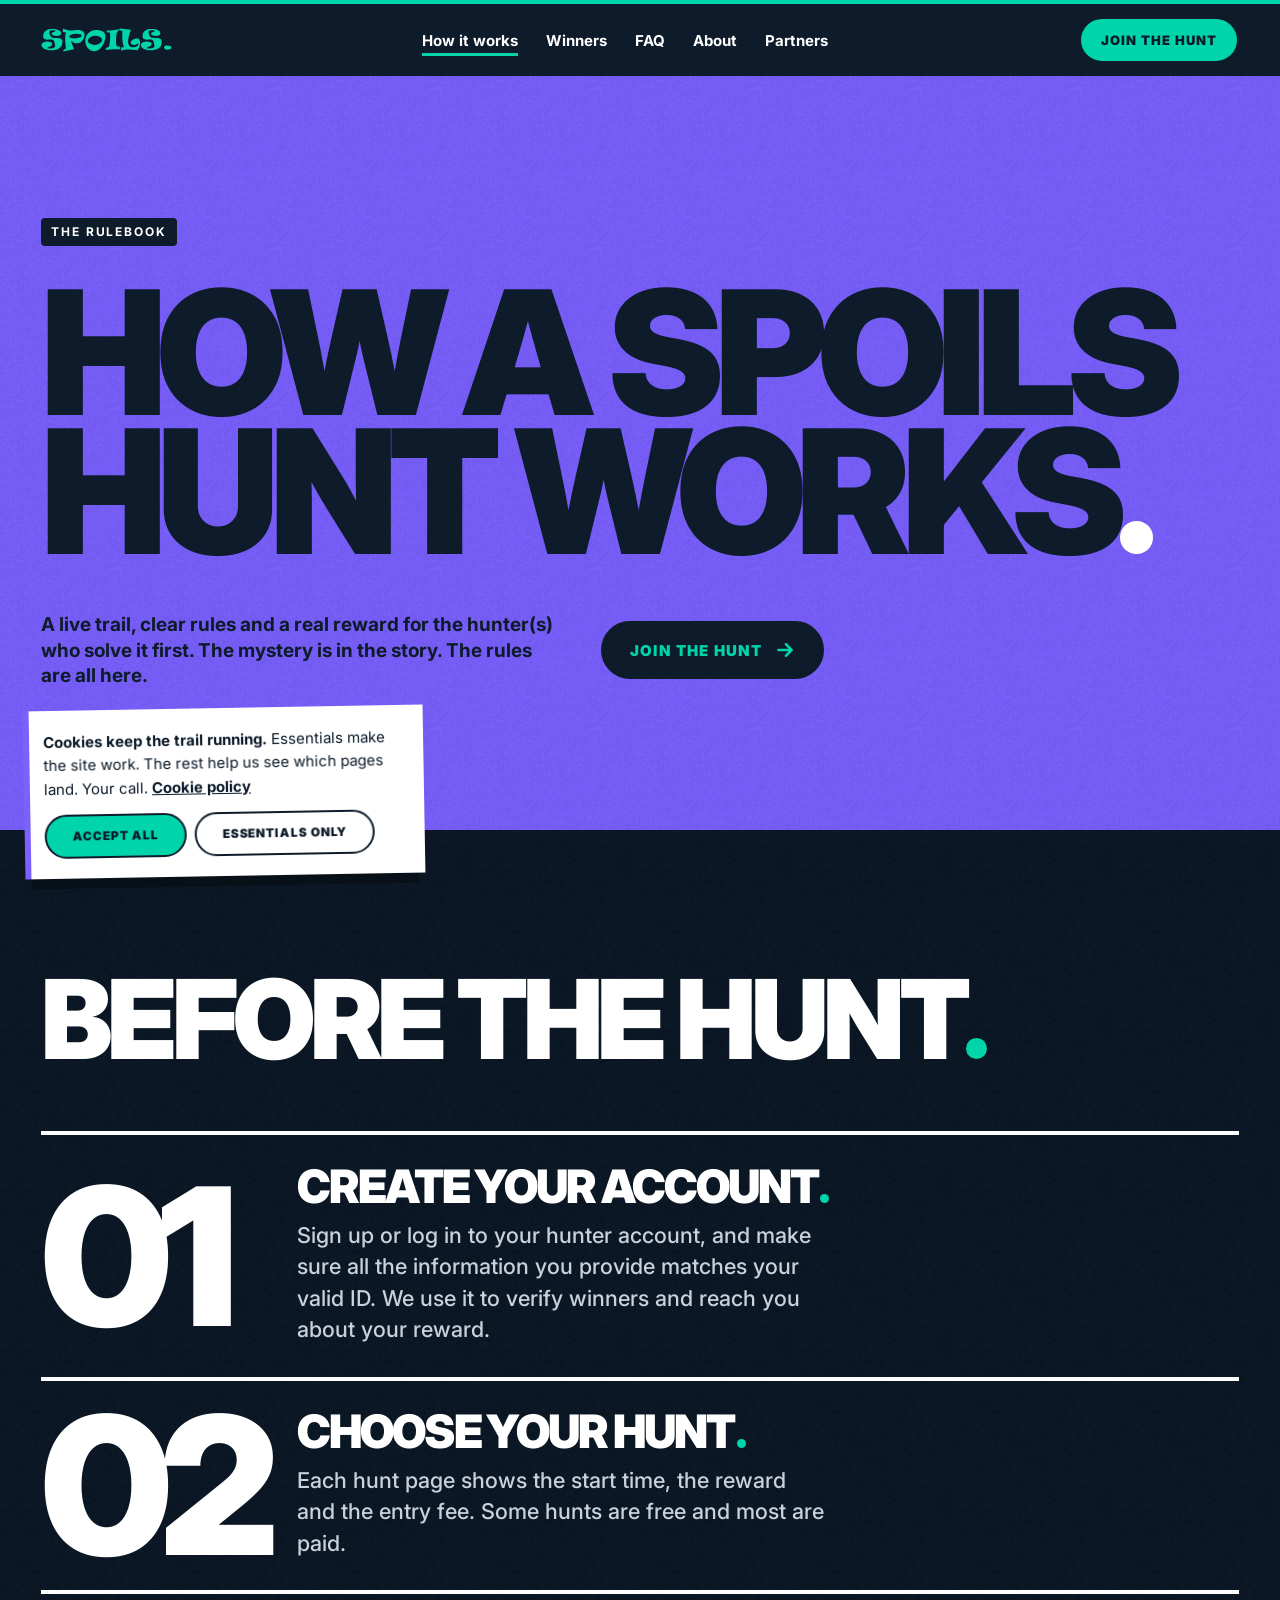
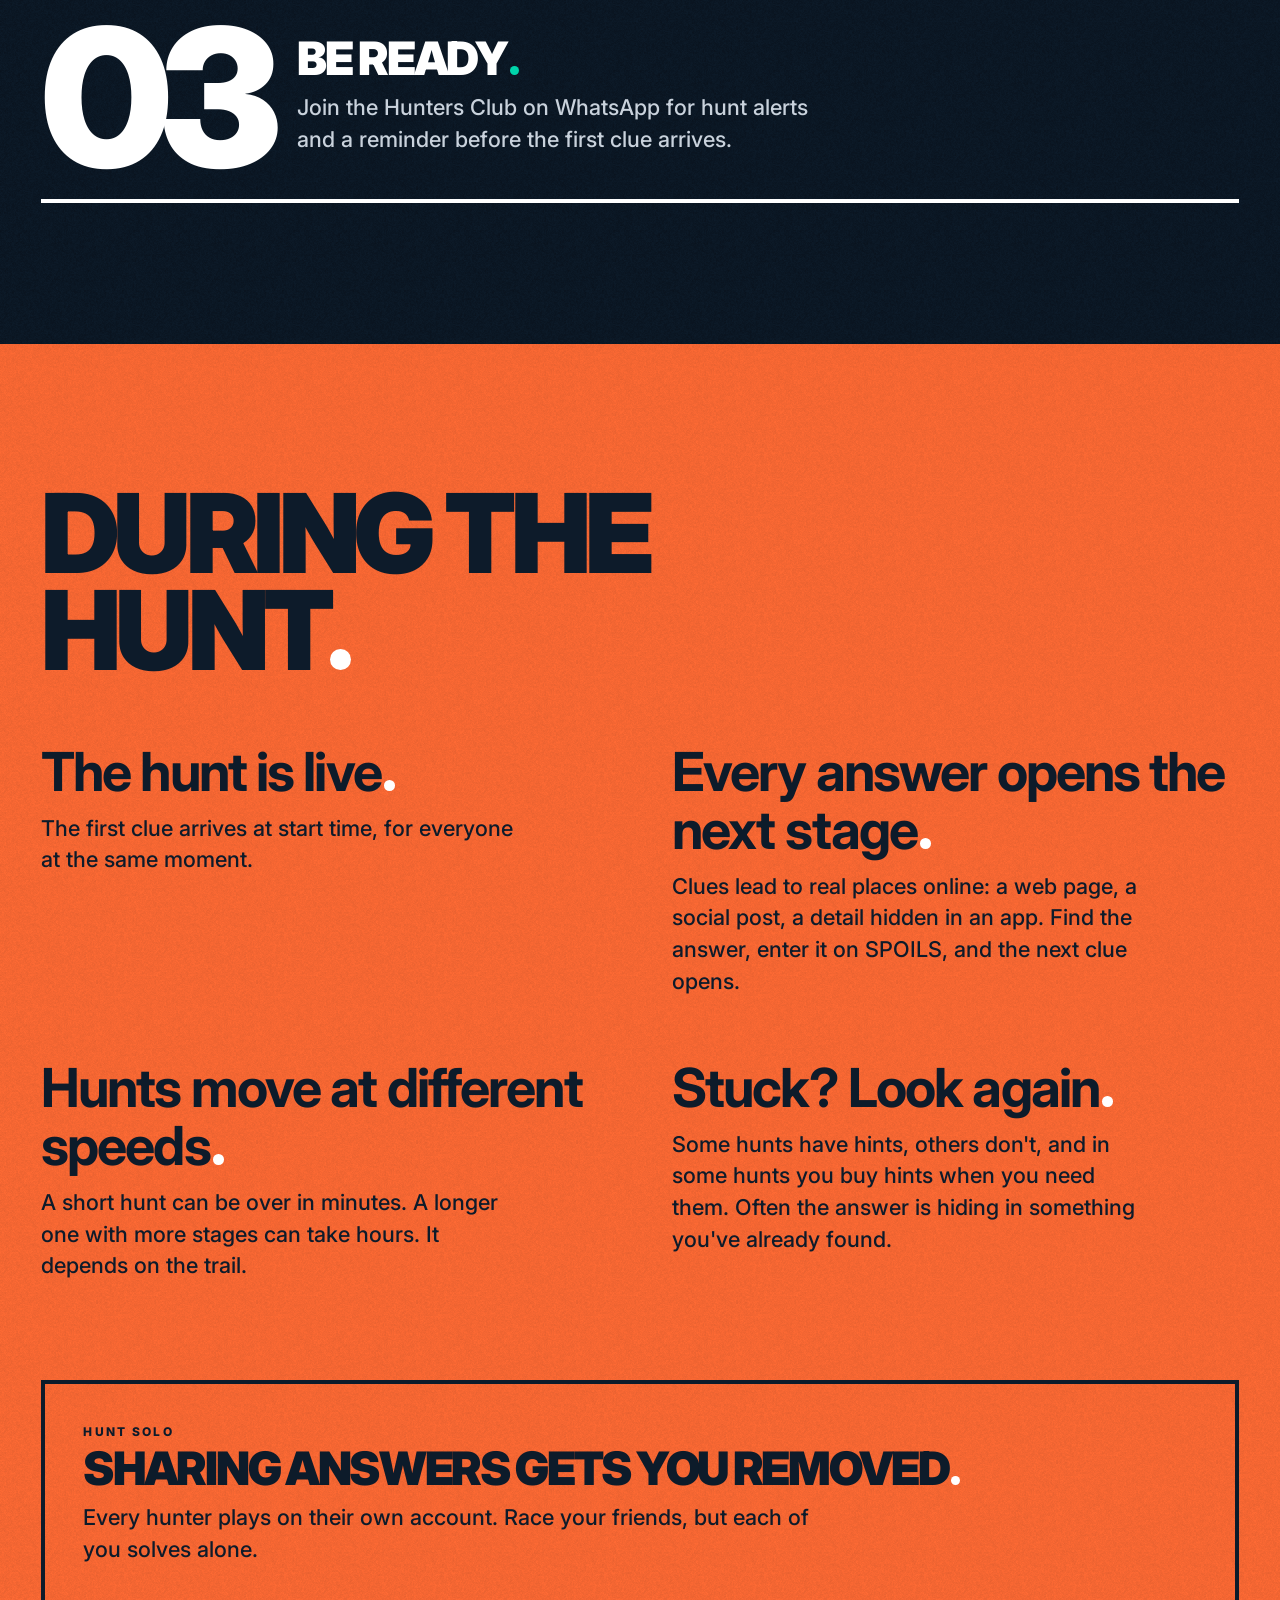
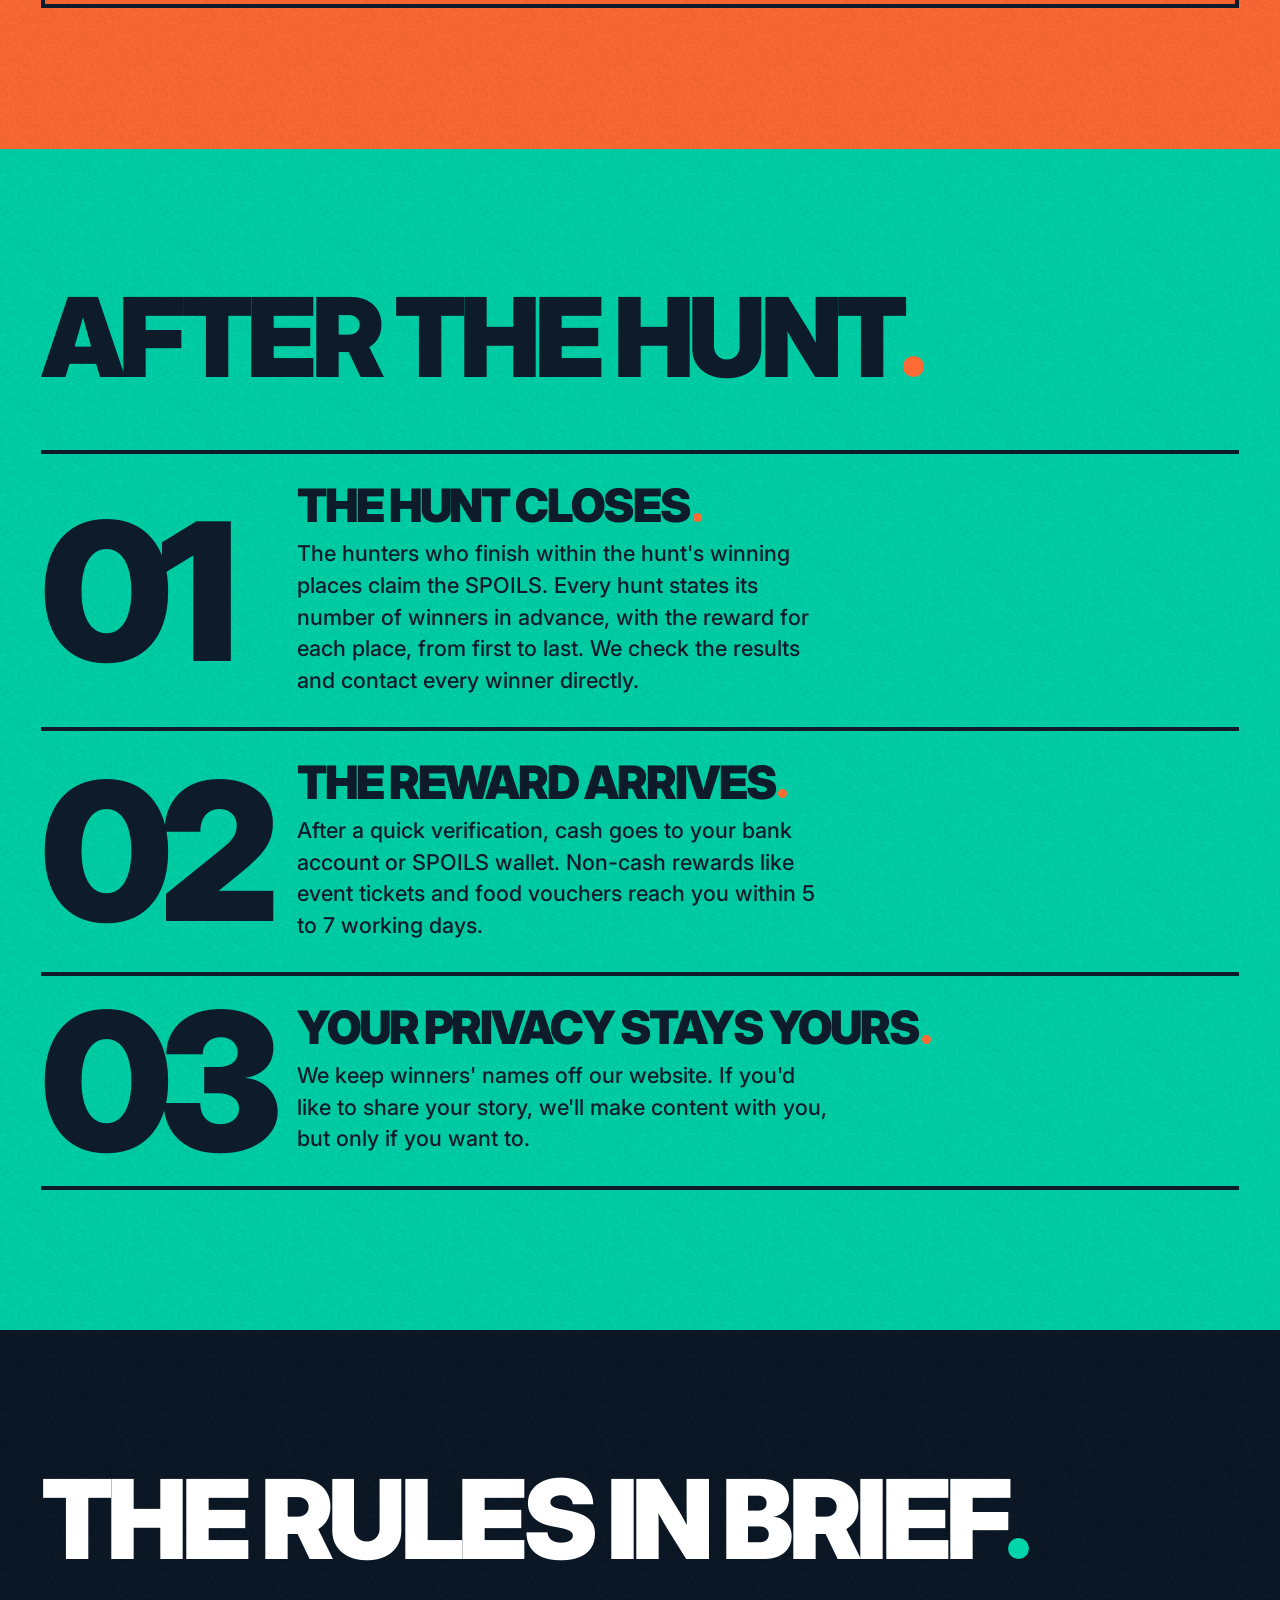
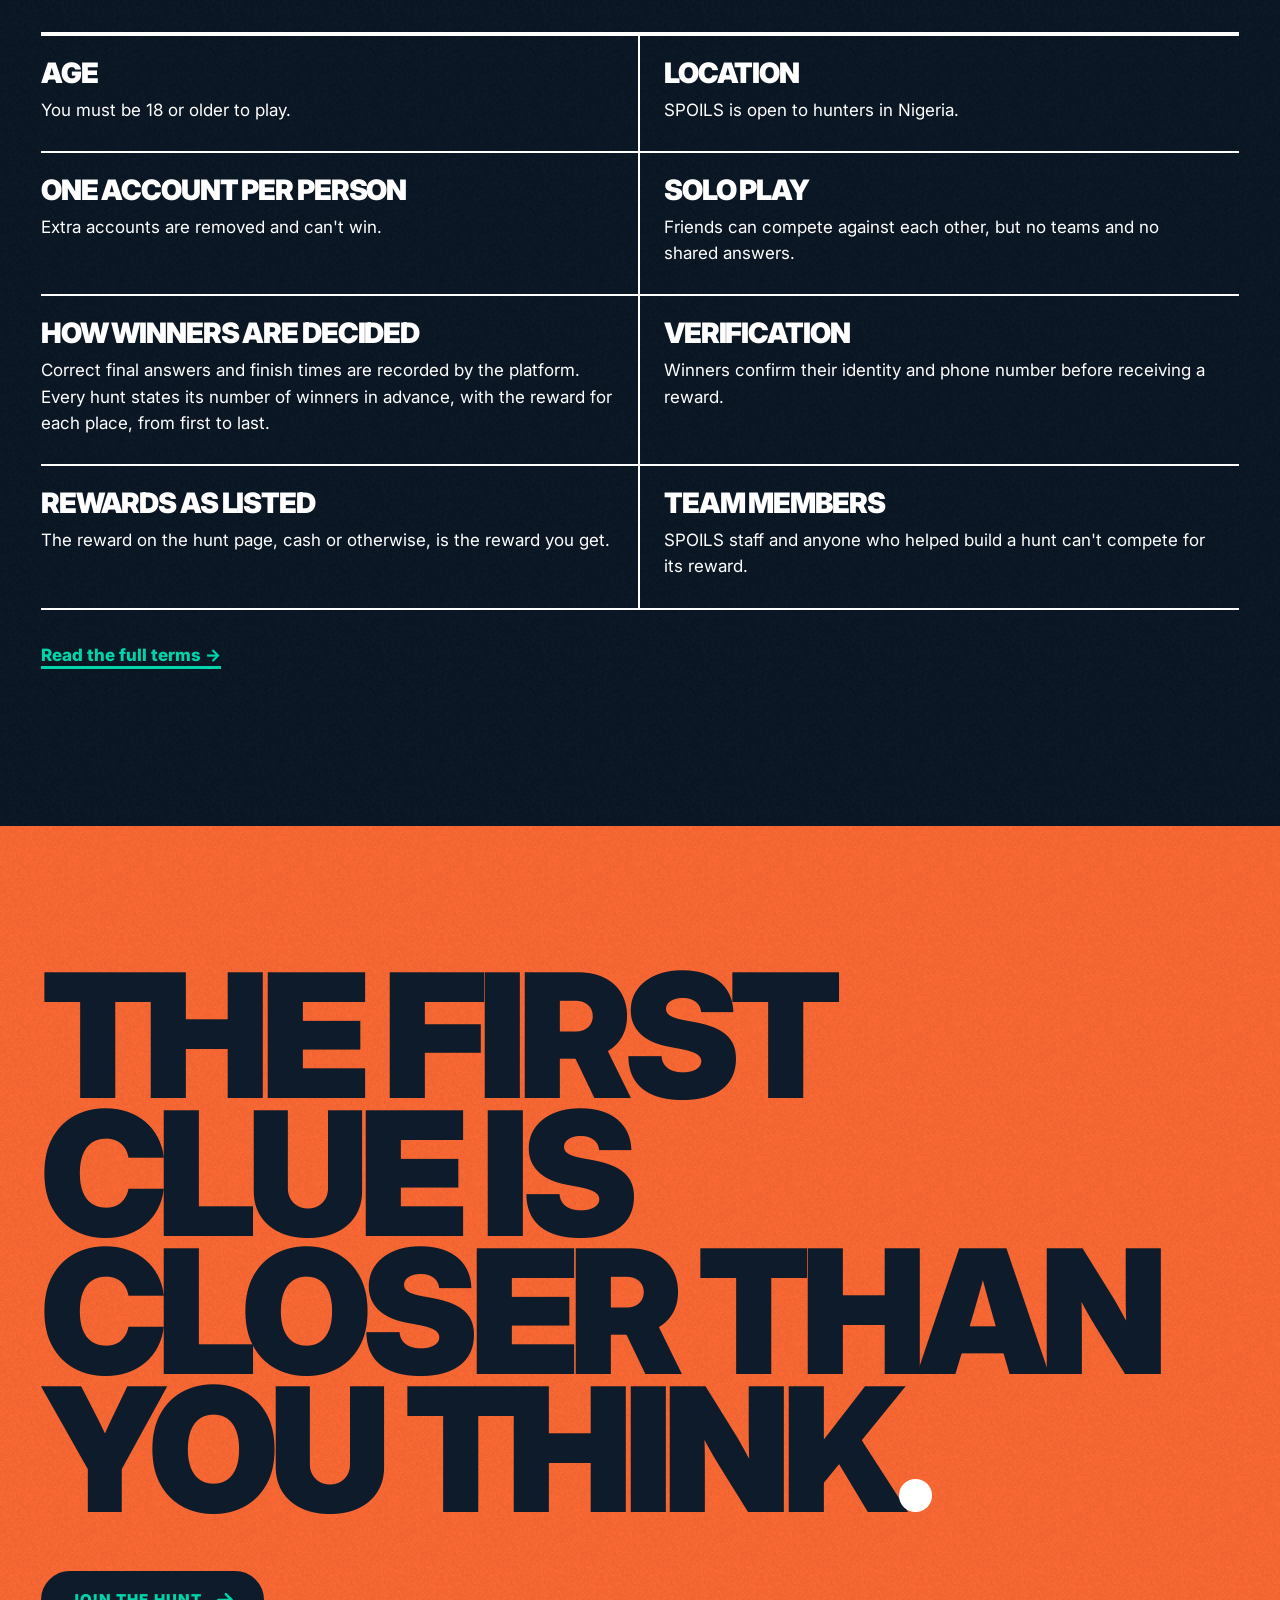
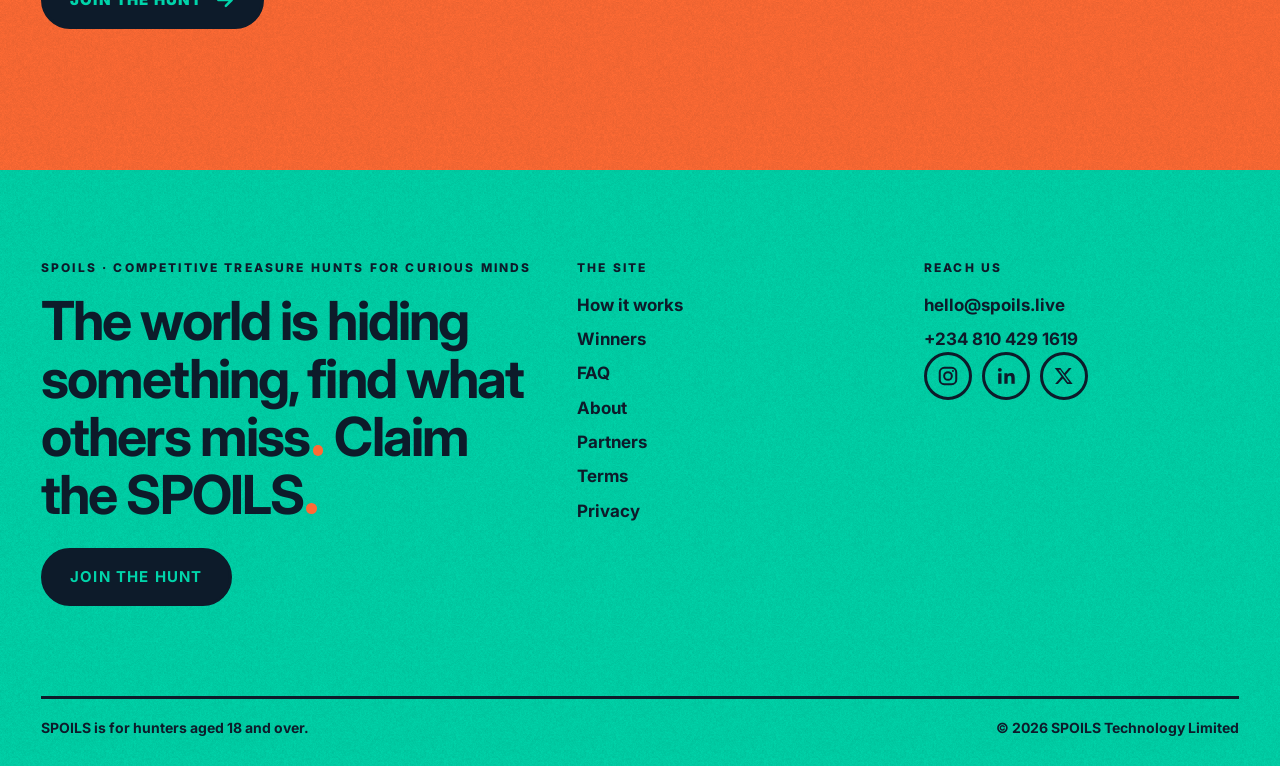
<file: how-it-works.html>
<!doctype html>
<html lang="en-NG" class="no-js">
<head>
<meta charset="utf-8">
<!-- Google tag (gtag.js) -->
<script async src="https://www.googletagmanager.com/gtag/js?id=G-V093291MSD"></script>
<script>window.dataLayer=window.dataLayer||[];function gtag(){dataLayer.push(arguments);}var spc=null;try{spc=localStorage.getItem('spoils_v2_cookies')}catch(e){}gtag('consent','default',{analytics_storage:spc==='all'?'granted':'denied',ad_storage:'denied'});gtag('js',new Date());gtag('config','G-V093291MSD');</script>

<meta name="viewport" content="width=device-width, initial-scale=1, viewport-fit=cover">
<title>How SPOILS treasure hunts work</title>
<meta name="description" content="How a SPOILS hunt runs, from the first clue to claiming the SPOILS: the rules, how winners are decided and how rewards are delivered.">
<meta name="theme-color" content="#0D1B2A">
<link rel="canonical" href="https://www.spoils.live/how-it-works">
<link rel="icon" href="assets/favicon.svg" type="image/svg+xml">
<meta property="og:type" content="website">
<meta property="og:site_name" content="SPOILS">
<meta property="og:title" content="How SPOILS treasure hunts work">
<meta property="og:description" content="How a SPOILS hunt runs, from the first clue to claiming the SPOILS: the rules, how winners are decided and how rewards are delivered.">
<meta property="og:url" content="https://www.spoils.live/how-it-works">
<meta property="og:image" content="https://www.spoils.live/assets/og-image.png">
<meta property="og:image:width" content="1200">
<meta property="og:image:height" content="630">
<meta property="og:image:alt" content="SPOILS: The world is hiding something. Find what others miss. Competitive treasure hunts for curious minds.">
<meta name="twitter:card" content="summary_large_image">
<meta name="twitter:site" content="@spoilsapp">
<meta name="twitter:title" content="How SPOILS treasure hunts work">
<meta name="twitter:description" content="How a SPOILS hunt runs, from the first clue to claiming the SPOILS: the rules, how winners are decided and how rewards are delivered.">
<meta name="twitter:image" content="https://www.spoils.live/assets/og-image.png">
<link rel="preconnect" href="https://fonts.googleapis.com"><link rel="preconnect" href="https://fonts.gstatic.com" crossorigin>
<link href="https://fonts.googleapis.com/css2?family=Inter:ital,wght@0,400;0,500;0,600;0,700;0,800;0,900;1,600&display=swap" rel="stylesheet">
<link rel="stylesheet" href="assets/site.css">
<script type="application/ld+json">{"@context": "https://schema.org", "@type": "Organization", "name": "SPOILS", "legalName": "SPOILS Technology Limited", "url": "https://www.spoils.live", "description": "SPOILS creates digital treasure hunts where you follow clues, solve mysteries and compete for real rewards.", "email": "hello@spoils.live", "telephone": "+2348104291619", "sameAs": ["https://www.instagram.com/spoilsapp", "https://www.linkedin.com/company/spoilsapp", "https://x.com/spoilsapp"], "founder": [{"@type": "Person", "name": "Adegbenro Ogunyale"}, {"@type": "Person", "name": "Stephen Uweh"}]}</script>
</head>
<body>
<a class="skip" href="#main">Skip to content</a>
<div class="toprule" aria-hidden="true"></div>
<header class="hd">
  <div class="in pad max">
    <a class="brand" href="./" aria-label="SPOILS home"><img src="assets/wordmark-emerald.svg" alt="SPOILS" width="160" height="29"></a>
    <nav aria-label="Main"><ul class="nl"><li><a href="how-it-works.html" aria-current="page">How it works</a></li><li><a href="winners.html">Winners</a></li><li><a href="faq.html">FAQ</a></li><li><a href="about.html">About</a></li><li><a href="partners.html">Partners</a></li></ul></nav>
    <div style="display:flex;gap:10px;align-items:center">
      <a class="btn btn-em btn-full" data-register href="https://app.spoils.live">Join the hunt</a>
      <a class="btn btn-em btn-pill" data-register href="https://app.spoils.live">Join</a>
      <button class="mbtn" type="button" aria-expanded="false" aria-controls="menu">Menu</button>
    </div>
  </div>
</header>
<div class="menu" id="menu" role="dialog" aria-modal="true" aria-label="Menu" aria-hidden="true">
  <div class="menu-top"><a href="./"><img src="assets/wordmark-night.svg" alt="SPOILS" width="120" height="22"></a><button class="mbtn menu-close" type="button">Close</button></div>
  <ol><li><a href="how-it-works.html" aria-current="page"><span>01</span>How it works</a></li><li><a href="winners.html"><span>02</span>Winners</a></li><li><a href="faq.html"><span>03</span>FAQ</a></li><li><a href="about.html"><span>04</span>About</a></li><li><a href="partners.html"><span>05</span>Partners</a></li></ol>
  <div class="foot">
    <a class="btn btn-night" data-register href="https://app.spoils.live">Join the hunt <svg class="ar" width="20" height="20" viewBox="0 0 24 24" fill="none" stroke="currentColor" stroke-width="3" stroke-linecap="round" stroke-linejoin="round" aria-hidden="true"><path d="M4 12h15M13 5l7 7-7 7"/></svg></a>
    <a class="btn" data-club href="#">Join the Hunters Club</a>
  </div>
</div>
<main id="main">
<section class="f f-pu sec pad" aria-labelledby="h">
  <div class="max">
    <p class="tag kick">The rulebook</p>
    <h1 id="h" class="poster" style="max-width:11ch">How a SPOILS hunt works.</h1>
    <div style="display:flex;flex-wrap:wrap;gap:24px 40px;align-items:center;margin-top:clamp(28px,4vw,56px)">
      <p class="lead" style="margin:0;max-width:40ch">A live trail, clear rules and a real reward for the hunter(s) who solve it first. The mystery is in the story. The rules are all here.</p>
      <a class="btn btn-night" data-register href="https://app.spoils.live">Join the hunt <svg class="ar" width="20" height="20" viewBox="0 0 24 24" fill="none" stroke="currentColor" stroke-width="3" stroke-linecap="round" stroke-linejoin="round" aria-hidden="true"><path d="M4 12h15M13 5l7 7-7 7"/></svg></a>
    </div>
  </div>
</section>

<section class="f f-night sec pad" aria-labelledby="before-h">
  <div class="max">
    <h2 id="before-h" class="big" style="margin-bottom:clamp(36px,5vw,64px)">Before the hunt.</h2>
    <ol class="steps" style="color:#fff">
      <li class="rv"><div><h3>Create your account.</h3><p class="lead" style="color:#C9D2DC">Sign up or log in to your hunter account, and make sure all the information you provide matches your valid ID. We use it to verify winners and reach you about your reward.</p></div></li>
      <li class="rv"><div><h3>Choose your hunt.</h3><p class="lead" style="color:#C9D2DC">Each hunt page shows the start time, the reward and the entry fee. Some hunts are free and most are paid.</p></div></li>
      <li class="rv"><div><h3>Be ready.</h3><p class="lead" style="color:#C9D2DC">Join the Hunters Club on WhatsApp for hunt alerts and a reminder before the first clue arrives.</p></div></li>
    </ol>
  </div>
</section>

<section class="f f-or sec pad" aria-labelledby="during-h">
  <div class="max">
    <h2 id="during-h" class="big" style="max-width:11ch">During the hunt.</h2>
    <div class="cols" style="margin-top:clamp(36px,5vw,72px);row-gap:40px">
      <div class="rv"><p class="say">The hunt is live.</p><p class="lead" style="margin-top:12px">The first clue arrives at start time, for everyone at the same moment.</p></div>
      <div class="rv"><p class="say">Every answer opens the next stage.</p><p class="lead" style="margin-top:12px">Clues lead to real places online: a web page, a social post, a detail hidden in an app. Find the answer, enter it on SPOILS, and the next clue opens.</p></div>
      <div class="rv"><p class="say">Hunts move at different speeds.</p><p class="lead" style="margin-top:12px">A short hunt can be over in minutes. A longer one with more stages can take hours. It depends on the trail.</p></div>
      <div class="rv"><p class="say">Stuck? Look again.</p><p class="lead" style="margin-top:12px">Some hunts have hints, others don't, and in some hunts you buy hints when you need them. Often the answer is hiding in something you've already found.</p></div>
    </div>
    <div class="claimed rv" style="margin-top:clamp(48px,6vw,88px)">
      <span class="tag">Hunt solo</span>
      <h3>Sharing answers gets you removed.</h3>
      <p class="lead" style="margin:6px 0 0;max-width:52ch">Every hunter plays on their own account. Race your friends, but each of you solves alone.</p>
    </div>
  </div>
</section>

<section class="f f-em sec pad" aria-labelledby="after-h">
  <div class="max">
    <h2 id="after-h" class="big" style="margin-bottom:clamp(36px,5vw,64px)">After the hunt.</h2>
    <ol class="steps">
      <li class="rv"><div><h3>The hunt closes.</h3><p class="lead">The hunters who finish within the hunt's winning places claim the SPOILS. Every hunt states its number of winners in advance, with the reward for each place, from first to last. We check the results and contact every winner directly.</p></div></li>
      <li class="rv"><div><h3>The reward arrives.</h3><p class="lead">After a quick verification, cash goes to your bank account or SPOILS wallet. Non-cash rewards like event tickets and food vouchers reach you within 5 to 7 working days.</p></div></li>
      <li class="rv"><div><h3>Your privacy stays yours.</h3><p class="lead">We keep winners' names off our website. If you'd like to share your story, we'll make content with you, but only if you want to.</p></div></li>
    </ol>
  </div>
</section>

<section class="f f-night sec pad" id="rules" aria-labelledby="rules-h">
  <div class="max">
    <h2 id="rules-h" class="big" style="margin-bottom:clamp(36px,5vw,64px)">The rules in brief.</h2>
    <ul class="rules two">
      <li><b>Age</b>You must be 18 or older to play.</li>
      <li><b>Location</b>SPOILS is open to hunters in Nigeria.</li>
      <li><b>One account per person</b>Extra accounts are removed and can't win.</li>
      <li><b>Solo play</b>Friends can compete against each other, but no teams and no shared answers.</li>
      <li><b>How winners are decided</b>Correct final answers and finish times are recorded by the platform. Every hunt states its number of winners in advance, with the reward for each place, from first to last.</li>
      <li><b>Verification</b>Winners confirm their identity and phone number before receiving a reward.</li>
      <li><b>Rewards as listed</b>The reward on the hunt page, cash or otherwise, is the reward you get.</li>
      <li><b>Team members</b>SPOILS staff and anyone who helped build a hunt can't compete for its reward.</li>
    </ul>
    <p style="margin-top:32px"><a class="ln" href="legal.html" style="color:var(--emerald)">Read the full terms →</a></p>
  </div>
</section>

<section class="f f-or sec pad" aria-labelledby="final-h">
  <div class="max">
    <h2 id="final-h" class="poster" style="max-width:11ch">The first clue is closer than you think.</h2>
    <a class="btn btn-night" style="margin-top:clamp(28px,4vw,56px)" data-register href="https://app.spoils.live">Join the hunt <svg class="ar" width="20" height="20" viewBox="0 0 24 24" fill="none" stroke="currentColor" stroke-width="3" stroke-linecap="round" stroke-linejoin="round" aria-hidden="true"><path d="M4 12h15M13 5l7 7-7 7"/></svg></a>
  </div>
</section>
<script type="application/ld+json">{"@context":"https://schema.org","@type":"HowTo","name":"How a SPOILS hunt works","step":[{"@type":"HowToStep","name":"Join the hunt","text":"Sign up or log in to your SPOILS account."},{"@type":"HowToStep","name":"Find what others miss","text":"Every answer leads to the next clue. Look closer, connect the details and keep moving."},{"@type":"HowToStep","name":"Claim the SPOILS","text":"Solve the final stage within the winning places, and the reward is yours."}]}</script>

</main>
<footer class="ft f f-em">
  <div class="pad max">
    <div class="ft-grid">
      <div>
        <p class="tag" style="margin-bottom:14px">SPOILS · Competitive treasure hunts for curious minds</p>
        <p class="say" style="max-width:16ch;margin-bottom:24px">The world is hiding something, find what others miss. Claim the SPOILS.</p>
        <a class="btn btn-night" data-register href="https://app.spoils.live">Join the hunt</a>
      </div>
      <div><p class="tag" style="margin-bottom:14px">The site</p>
        <ul><li><a href="how-it-works.html">How it works</a></li><li><a href="winners.html">Winners</a></li><li><a href="faq.html">FAQ</a></li><li><a href="about.html">About</a></li><li><a href="partners.html">Partners</a></li><li><a href="legal.html">Terms</a></li><li><a href="legal.html#privacy">Privacy</a></li></ul></div>
      <div><p class="tag" style="margin-bottom:14px">Reach us</p>
        <ul><li><a href="mailto:hello@spoils.live">hello@spoils.live</a></li><li><a href="tel:+2348104291619">+234 810 429 1619</a></li></ul>
        <ul class="social" aria-label="SPOILS on social media">
  <li><a href="https://www.instagram.com/spoilsapp" rel="noopener" aria-label="SPOILS on Instagram (@spoilsapp)"><svg viewBox="0 0 24 24" width="22" height="22" fill="none" stroke="currentColor" stroke-width="2.2" aria-hidden="true"><rect x="3" y="3" width="18" height="18" rx="5"/><circle cx="12" cy="12" r="4.2"/><circle cx="17.4" cy="6.6" r="1.1" fill="currentColor" stroke="none"/></svg></a></li>
  <li><a href="https://www.linkedin.com/company/spoilsapp" rel="noopener" aria-label="SPOILS on LinkedIn (@spoilsapp)"><svg viewBox="0 0 24 24" width="22" height="22" fill="currentColor" aria-hidden="true"><rect x="3.5" y="9" width="3.6" height="11.5"/><circle cx="5.3" cy="5.3" r="2.1"/><path d="M10.2 9h3.4v1.6c.5-.9 1.8-1.9 3.7-1.9 3.6 0 4.2 2.3 4.2 5.4v6.4h-3.6v-5.7c0-1.4 0-3.1-1.9-3.1s-2.2 1.5-2.2 3v5.8h-3.6z"/></svg></a></li>
  <li><a href="https://x.com/spoilsapp" rel="noopener" aria-label="SPOILS on X (@spoilsapp)"><svg viewBox="0 0 24 24" width="20" height="20" fill="currentColor" aria-hidden="true"><path d="M17.8 2.5h3.3l-7.2 8.2 8.5 10.8h-6.6l-5.2-6.6-6 6.6H1.3l7.7-8.8L.9 2.5h6.8l4.7 6.1zm-1.2 17h1.8L7.4 4.4H5.4z"/></svg></a></li>
</ul>
      </div>
    </div>
    <div class="base"><span>SPOILS is for hunters aged 18 and over.</span><span>© <span data-year>2026</span> SPOILS Technology Limited</span></div>
  </div>
</footer>
<a class="float" data-register href="https://app.spoils.live" aria-label="Join the hunt">Join<br>the<br>hunt</a>
<div class="cookie" role="region" aria-label="Cookie notice">
  <p><b>Cookies keep the trail running.</b> Essentials make the site work. The rest help us see which pages land. Your call. <a href="legal.html#cookies" style="color:inherit;font-weight:700">Cookie policy</a></p>
  <div class="row"><button class="btn btn-em" data-cookie="all" type="button">Accept all</button><button class="btn" data-cookie="essential" type="button">Essentials only</button></div>
</div>
<script src="assets/hunt-data.js"></script>
<script src="assets/site.js"></script>
</body>
</html>
</file>
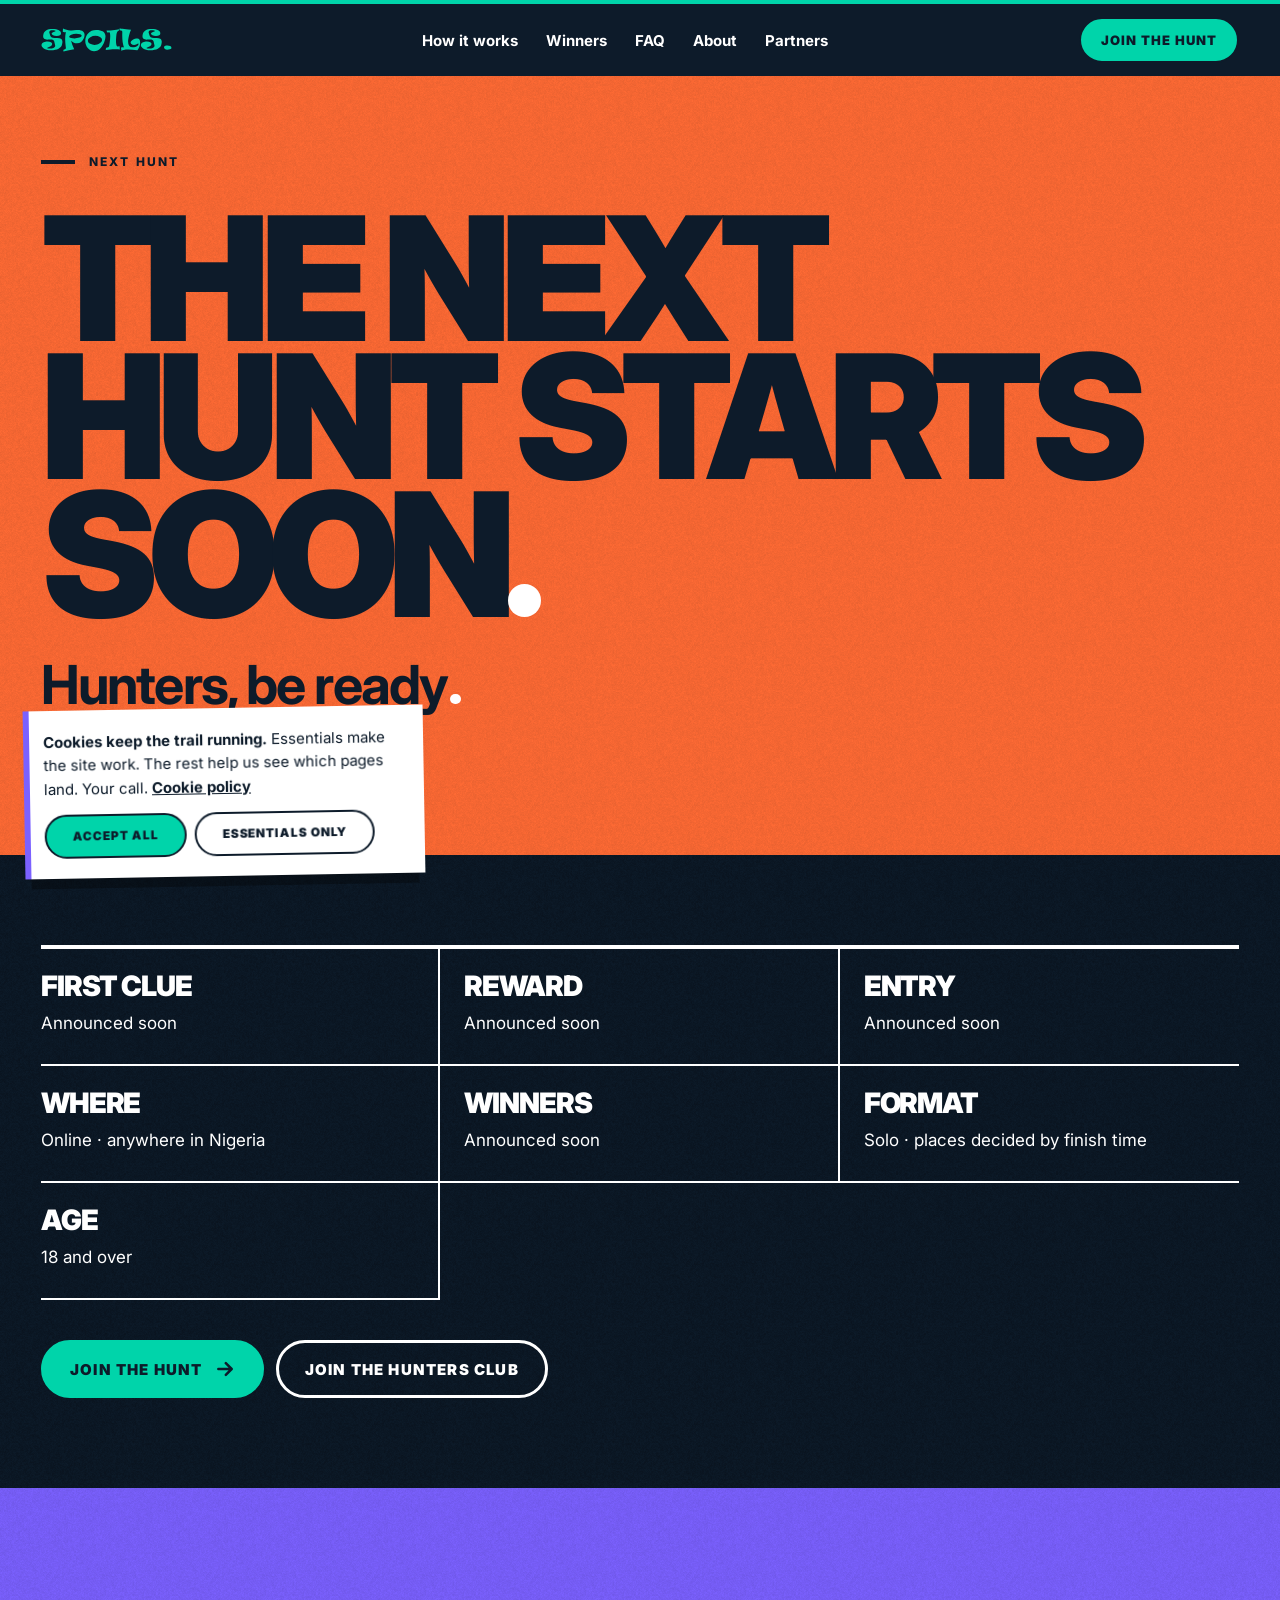
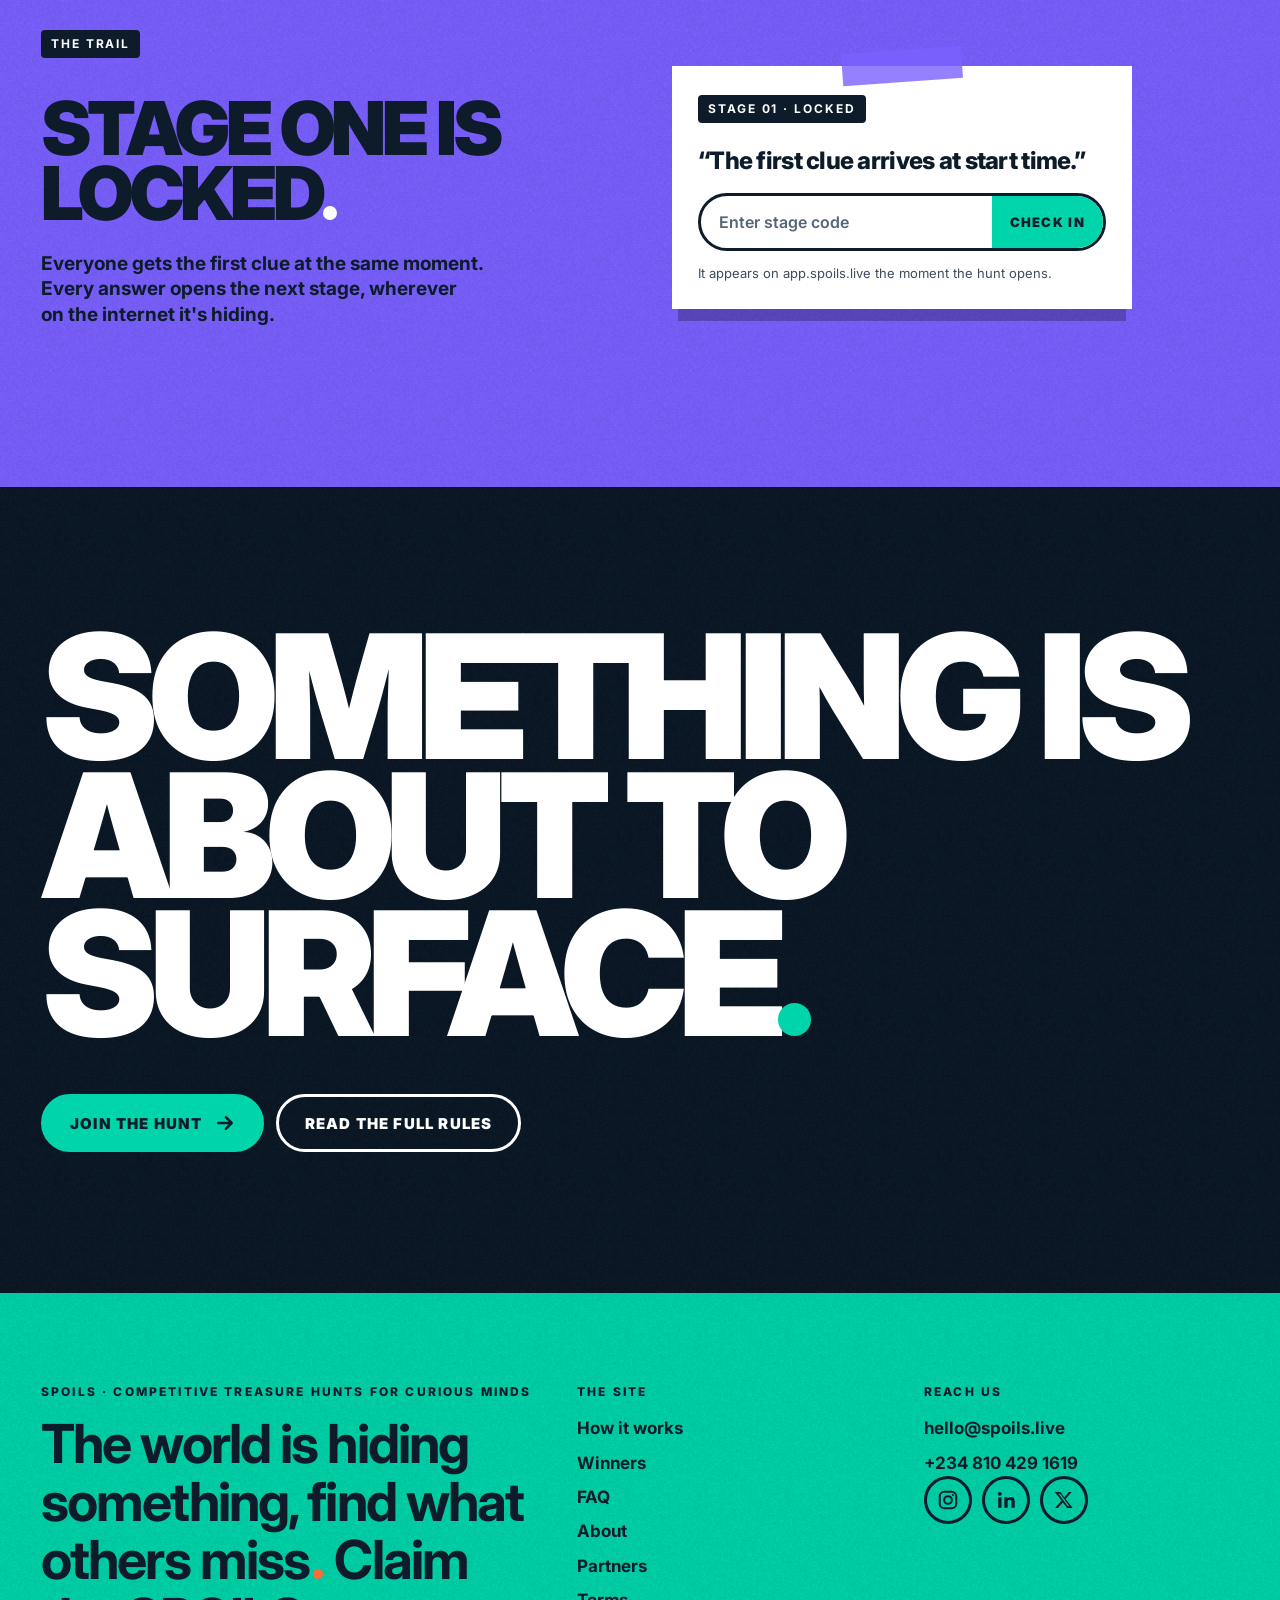
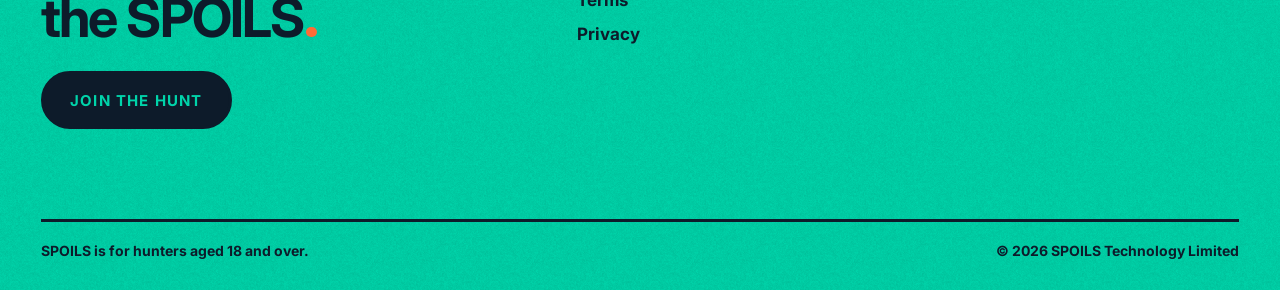
<file: hunt.html>
<!doctype html>
<html lang="en-NG" class="no-js">
<head>
<meta charset="utf-8">
<!-- Google tag (gtag.js) -->
<script async src="https://www.googletagmanager.com/gtag/js?id=G-V093291MSD"></script>
<script>window.dataLayer=window.dataLayer||[];function gtag(){dataLayer.push(arguments);}var spc=null;try{spc=localStorage.getItem('spoils_v2_cookies')}catch(e){}gtag('consent','default',{analytics_storage:spc==='all'?'granted':'denied',ad_storage:'denied'});gtag('js',new Date());gtag('config','G-V093291MSD');</script>

<meta name="viewport" content="width=device-width, initial-scale=1, viewport-fit=cover">
<title>[HUNT NAME] · a SPOILS treasure hunt</title>
<meta name="description" content="Hunt page template. Teaser, name, start time, reward and entry fee come from assets/hunt-data.js.">
<meta name="theme-color" content="#0D1B2A">
<link rel="canonical" href="https://www.spoils.live/hunt">
<link rel="icon" href="assets/favicon.svg" type="image/svg+xml">
<meta property="og:type" content="website">
<meta property="og:site_name" content="SPOILS">
<meta property="og:title" content="[HUNT NAME] · a SPOILS treasure hunt">
<meta property="og:description" content="Hunt page template. Teaser, name, start time, reward and entry fee come from assets/hunt-data.js.">
<meta property="og:url" content="https://www.spoils.live/hunt">
<meta property="og:image" content="https://www.spoils.live/assets/og-image.png">
<meta property="og:image:width" content="1200">
<meta property="og:image:height" content="630">
<meta property="og:image:alt" content="SPOILS: The world is hiding something. Find what others miss. Competitive treasure hunts for curious minds.">
<meta name="twitter:card" content="summary_large_image">
<meta name="twitter:site" content="@spoilsapp">
<meta name="twitter:title" content="[HUNT NAME] · a SPOILS treasure hunt">
<meta name="twitter:description" content="Hunt page template. Teaser, name, start time, reward and entry fee come from assets/hunt-data.js.">
<meta name="twitter:image" content="https://www.spoils.live/assets/og-image.png">
<link rel="preconnect" href="https://fonts.googleapis.com"><link rel="preconnect" href="https://fonts.gstatic.com" crossorigin>
<link href="https://fonts.googleapis.com/css2?family=Inter:ital,wght@0,400;0,500;0,600;0,700;0,800;0,900;1,600&display=swap" rel="stylesheet">
<link rel="stylesheet" href="assets/site.css">
<script type="application/ld+json">{"@context": "https://schema.org", "@type": "Organization", "name": "SPOILS", "legalName": "SPOILS Technology Limited", "url": "https://www.spoils.live", "description": "SPOILS creates digital treasure hunts where you follow clues, solve mysteries and compete for real rewards.", "email": "hello@spoils.live", "telephone": "+2348104291619", "sameAs": ["https://www.instagram.com/spoilsapp", "https://www.linkedin.com/company/spoilsapp", "https://x.com/spoilsapp"], "founder": [{"@type": "Person", "name": "Adegbenro Ogunyale"}, {"@type": "Person", "name": "Stephen Uweh"}]}</script>
</head>
<body>
<a class="skip" href="#main">Skip to content</a>
<div class="toprule" aria-hidden="true"></div>
<header class="hd">
  <div class="in pad max">
    <a class="brand" href="./" aria-label="SPOILS home"><img src="assets/wordmark-emerald.svg" alt="SPOILS" width="160" height="29"></a>
    <nav aria-label="Main"><ul class="nl"><li><a href="how-it-works.html">How it works</a></li><li><a href="winners.html">Winners</a></li><li><a href="faq.html">FAQ</a></li><li><a href="about.html">About</a></li><li><a href="partners.html">Partners</a></li></ul></nav>
    <div style="display:flex;gap:10px;align-items:center">
      <a class="btn btn-em btn-full" data-register href="https://app.spoils.live">Join the hunt</a>
      <a class="btn btn-em btn-pill" data-register href="https://app.spoils.live">Join</a>
      <button class="mbtn" type="button" aria-expanded="false" aria-controls="menu">Menu</button>
    </div>
  </div>
</header>
<div class="menu" id="menu" role="dialog" aria-modal="true" aria-label="Menu" aria-hidden="true">
  <div class="menu-top"><a href="./"><img src="assets/wordmark-night.svg" alt="SPOILS" width="120" height="22"></a><button class="mbtn menu-close" type="button">Close</button></div>
  <ol><li><a href="how-it-works.html"><span>01</span>How it works</a></li><li><a href="winners.html"><span>02</span>Winners</a></li><li><a href="faq.html"><span>03</span>FAQ</a></li><li><a href="about.html"><span>04</span>About</a></li><li><a href="partners.html"><span>05</span>Partners</a></li></ol>
  <div class="foot">
    <a class="btn btn-night" data-register href="https://app.spoils.live">Join the hunt <svg class="ar" width="20" height="20" viewBox="0 0 24 24" fill="none" stroke="currentColor" stroke-width="3" stroke-linecap="round" stroke-linejoin="round" aria-hidden="true"><path d="M4 12h15M13 5l7 7-7 7"/></svg></a>
    <a class="btn" data-club href="#">Join the Hunters Club</a>
  </div>
</div>
<main id="main">
<section class="f f-or sec pad" aria-labelledby="h" style="padding-top:clamp(40px,6vw,88px)">
  <div class="max">
    <p class="tag kick" data-status>Next hunt</p>
    <h1 id="h" class="poster" data-if-nohunt>The next hunt starts soon.</h1>
    <p class="say" style="margin-top:clamp(16px,3vw,32px)" data-if-nohunt>Hunters, be ready.</p>
    <div data-if-hunt hidden>
      <p class="poster" data-hunt="name" role="heading" aria-level="1"></p>
      <p class="say" style="margin-top:clamp(20px,3vw,36px);max-width:26ch" data-hunt="teaser"></p>
      <p class="tag" style="margin:clamp(36px,5vw,64px) 0 16px">The first clue arrives in</p>
      <div class="clock" data-countdown role="timer" aria-live="off">
        <div><b>--</b><span>Days</span></div><span class="sep" aria-hidden="true">:</span>
        <div><b>--</b><span>Hours</span></div><span class="sep" aria-hidden="true">:</span>
        <div><b>--</b><span>Mins</span></div><span class="sep" aria-hidden="true">:</span>
        <div><b>--</b><span>Secs</span></div>
      </div>
    </div>
  </div>
</section>

<aside class="f f-night sec-s pad" aria-label="Hunt details">
  <div class="max">
    <ul class="rules" style="color:#fff">
      <li><b>First clue</b><span data-if-hunt hidden><span data-hunt="dateLabel"></span> · <span data-hunt="timeLabel"></span></span><span data-if-nohunt>Announced soon</span></li>
      <li><b>Reward</b><span data-hunt="reward"></span></li>
      <li><b>Entry</b><span data-hunt="entry"></span></li>
      <li><b>Where</b>Online · anywhere in Nigeria</li>
      <li><b>Winners</b><span data-hunt="winners"></span></li>
      <li><b>Format</b>Solo · places decided by finish time</li>
      <li><b>Age</b>18 and over</li>
    </ul>
    <div style="display:flex;flex-wrap:wrap;gap:12px;margin-top:40px">
      <a class="btn btn-em" data-register href="https://app.spoils.live">Join the hunt <svg class="ar" width="20" height="20" viewBox="0 0 24 24" fill="none" stroke="currentColor" stroke-width="3" stroke-linecap="round" stroke-linejoin="round" aria-hidden="true"><path d="M4 12h15M13 5l7 7-7 7"/></svg></a>
      <a class="btn" data-club href="#">Join the Hunters Club</a>
    </div>
  </div>
</aside>

<section class="f f-pu sec pad" aria-labelledby="trail-h">
  <div class="max cols" style="align-items:center">
    <div>
      <p class="tag kick">The trail</p>
      <h2 id="trail-h" class="big">Stage one is locked.</h2>
      <p class="lead" style="margin-top:24px">Everyone gets the first clue at the same moment. Every answer opens the next stage, wherever on the internet it's hiding.</p>
    </div>
    <div class="note rv" aria-label="Stage 1, locked until start time">
      <p class="tag">Stage 01 · locked</p>
      <q>The first clue arrives at start time.</q>
      <form onsubmit="return false"><label class="sr-only" for="lk">Stage code (locked)</label><input id="lk" disabled placeholder="Enter stage code"><button type="button" disabled>Check in</button></form>
      <small>It appears on app.spoils.live the moment the hunt opens.</small>
    </div>
  </div>
</section>

<section class="f f-night sec pad" aria-labelledby="final-h">
  <div class="max">
    <h2 id="final-h" class="poster" style="max-width:10ch">Something is about to surface.</h2>
    <div style="display:flex;flex-wrap:wrap;gap:12px;margin-top:clamp(28px,4vw,56px)">
      <a class="btn btn-em" data-register href="https://app.spoils.live">Join the hunt <svg class="ar" width="20" height="20" viewBox="0 0 24 24" fill="none" stroke="currentColor" stroke-width="3" stroke-linecap="round" stroke-linejoin="round" aria-hidden="true"><path d="M4 12h15M13 5l7 7-7 7"/></svg></a>
      <a class="btn" href="how-it-works.html#rules">Read the full rules</a>
    </div>
  </div>
</section>

</main>
<footer class="ft f f-em">
  <div class="pad max">
    <div class="ft-grid">
      <div>
        <p class="tag" style="margin-bottom:14px">SPOILS · Competitive treasure hunts for curious minds</p>
        <p class="say" style="max-width:16ch;margin-bottom:24px">The world is hiding something, find what others miss. Claim the SPOILS.</p>
        <a class="btn btn-night" data-register href="https://app.spoils.live">Join the hunt</a>
      </div>
      <div><p class="tag" style="margin-bottom:14px">The site</p>
        <ul><li><a href="how-it-works.html">How it works</a></li><li><a href="winners.html">Winners</a></li><li><a href="faq.html">FAQ</a></li><li><a href="about.html">About</a></li><li><a href="partners.html">Partners</a></li><li><a href="legal.html">Terms</a></li><li><a href="legal.html#privacy">Privacy</a></li></ul></div>
      <div><p class="tag" style="margin-bottom:14px">Reach us</p>
        <ul><li><a href="mailto:hello@spoils.live">hello@spoils.live</a></li><li><a href="tel:+2348104291619">+234 810 429 1619</a></li></ul>
        <ul class="social" aria-label="SPOILS on social media">
  <li><a href="https://www.instagram.com/spoilsapp" rel="noopener" aria-label="SPOILS on Instagram (@spoilsapp)"><svg viewBox="0 0 24 24" width="22" height="22" fill="none" stroke="currentColor" stroke-width="2.2" aria-hidden="true"><rect x="3" y="3" width="18" height="18" rx="5"/><circle cx="12" cy="12" r="4.2"/><circle cx="17.4" cy="6.6" r="1.1" fill="currentColor" stroke="none"/></svg></a></li>
  <li><a href="https://www.linkedin.com/company/spoilsapp" rel="noopener" aria-label="SPOILS on LinkedIn (@spoilsapp)"><svg viewBox="0 0 24 24" width="22" height="22" fill="currentColor" aria-hidden="true"><rect x="3.5" y="9" width="3.6" height="11.5"/><circle cx="5.3" cy="5.3" r="2.1"/><path d="M10.2 9h3.4v1.6c.5-.9 1.8-1.9 3.7-1.9 3.6 0 4.2 2.3 4.2 5.4v6.4h-3.6v-5.7c0-1.4 0-3.1-1.9-3.1s-2.2 1.5-2.2 3v5.8h-3.6z"/></svg></a></li>
  <li><a href="https://x.com/spoilsapp" rel="noopener" aria-label="SPOILS on X (@spoilsapp)"><svg viewBox="0 0 24 24" width="20" height="20" fill="currentColor" aria-hidden="true"><path d="M17.8 2.5h3.3l-7.2 8.2 8.5 10.8h-6.6l-5.2-6.6-6 6.6H1.3l7.7-8.8L.9 2.5h6.8l4.7 6.1zm-1.2 17h1.8L7.4 4.4H5.4z"/></svg></a></li>
</ul>
      </div>
    </div>
    <div class="base"><span>SPOILS is for hunters aged 18 and over.</span><span>© <span data-year>2026</span> SPOILS Technology Limited</span></div>
  </div>
</footer>
<a class="float" data-register href="https://app.spoils.live" aria-label="Join the hunt">Join<br>the<br>hunt</a>
<div class="cookie" role="region" aria-label="Cookie notice">
  <p><b>Cookies keep the trail running.</b> Essentials make the site work. The rest help us see which pages land. Your call. <a href="legal.html#cookies" style="color:inherit;font-weight:700">Cookie policy</a></p>
  <div class="row"><button class="btn btn-em" data-cookie="all" type="button">Accept all</button><button class="btn" data-cookie="essential" type="button">Essentials only</button></div>
</div>
<script src="assets/hunt-data.js"></script>
<script src="assets/site.js"></script>
</body>
</html>
</file>
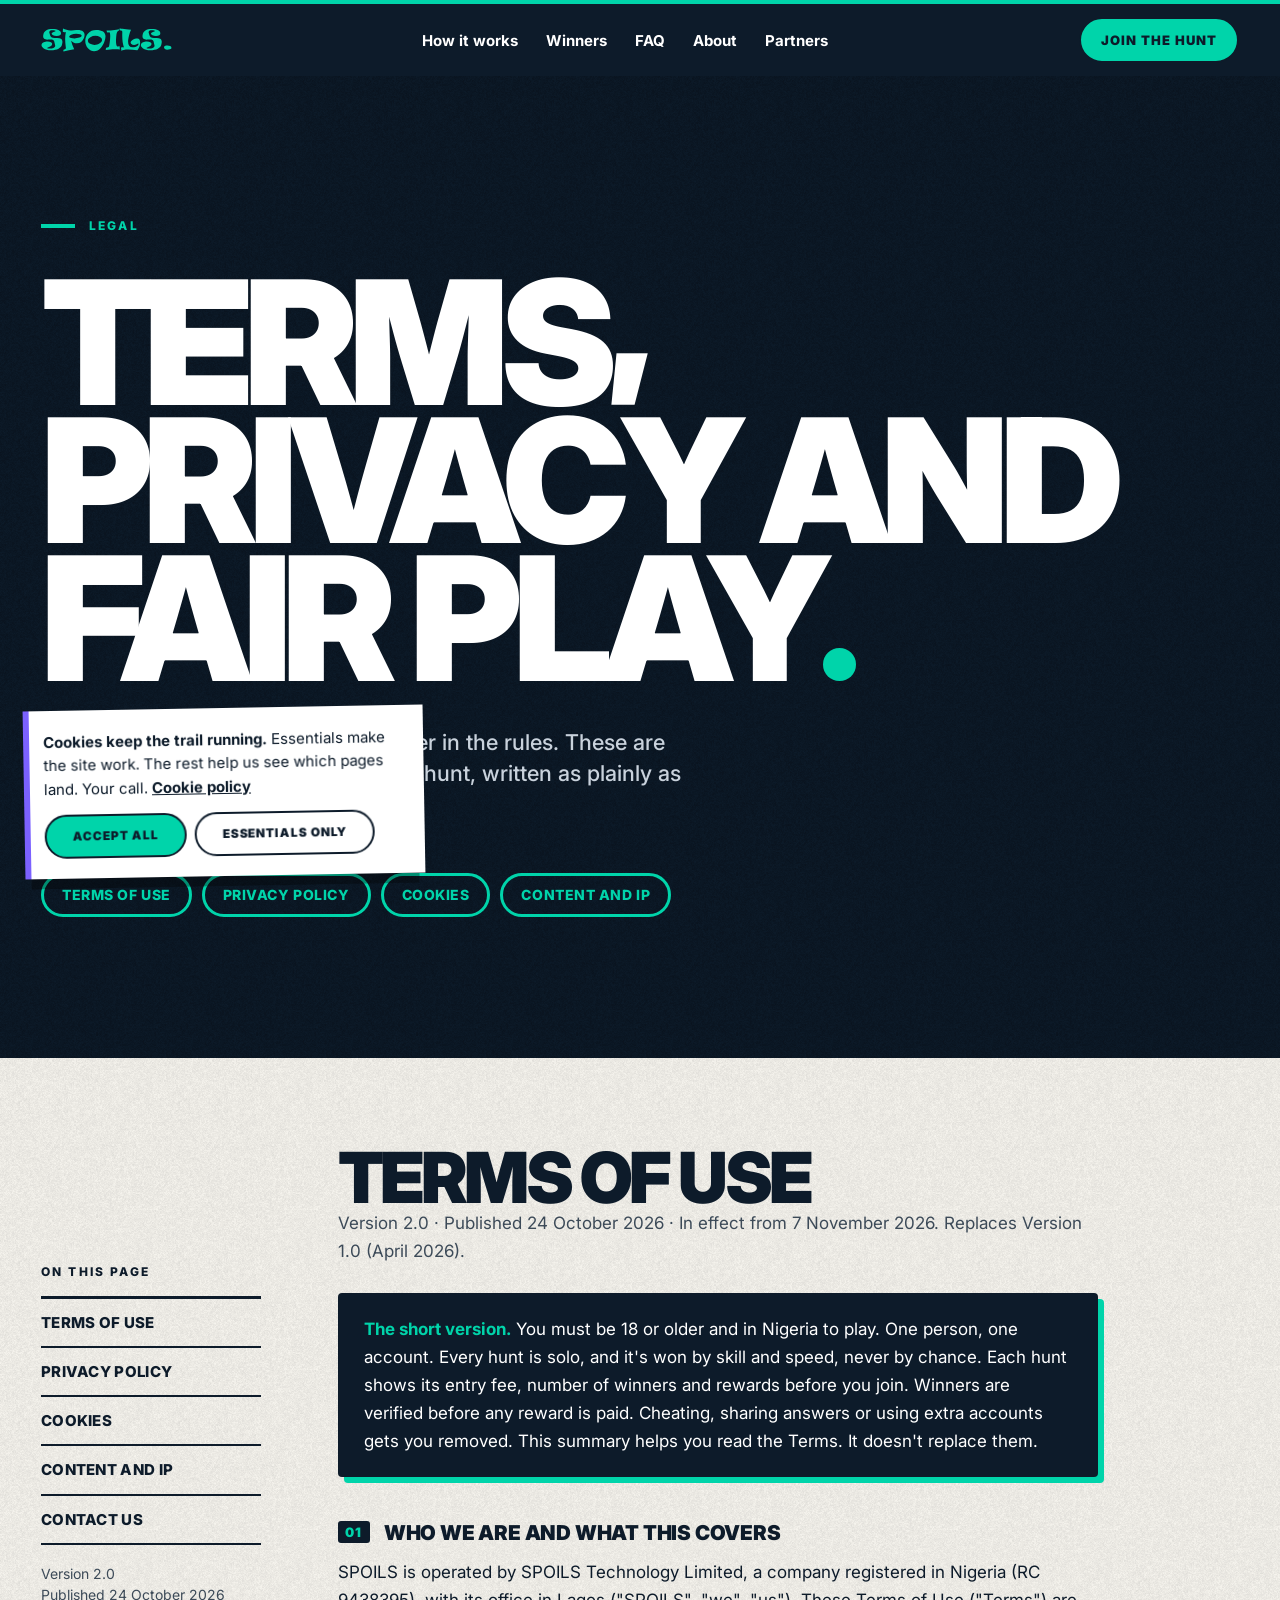
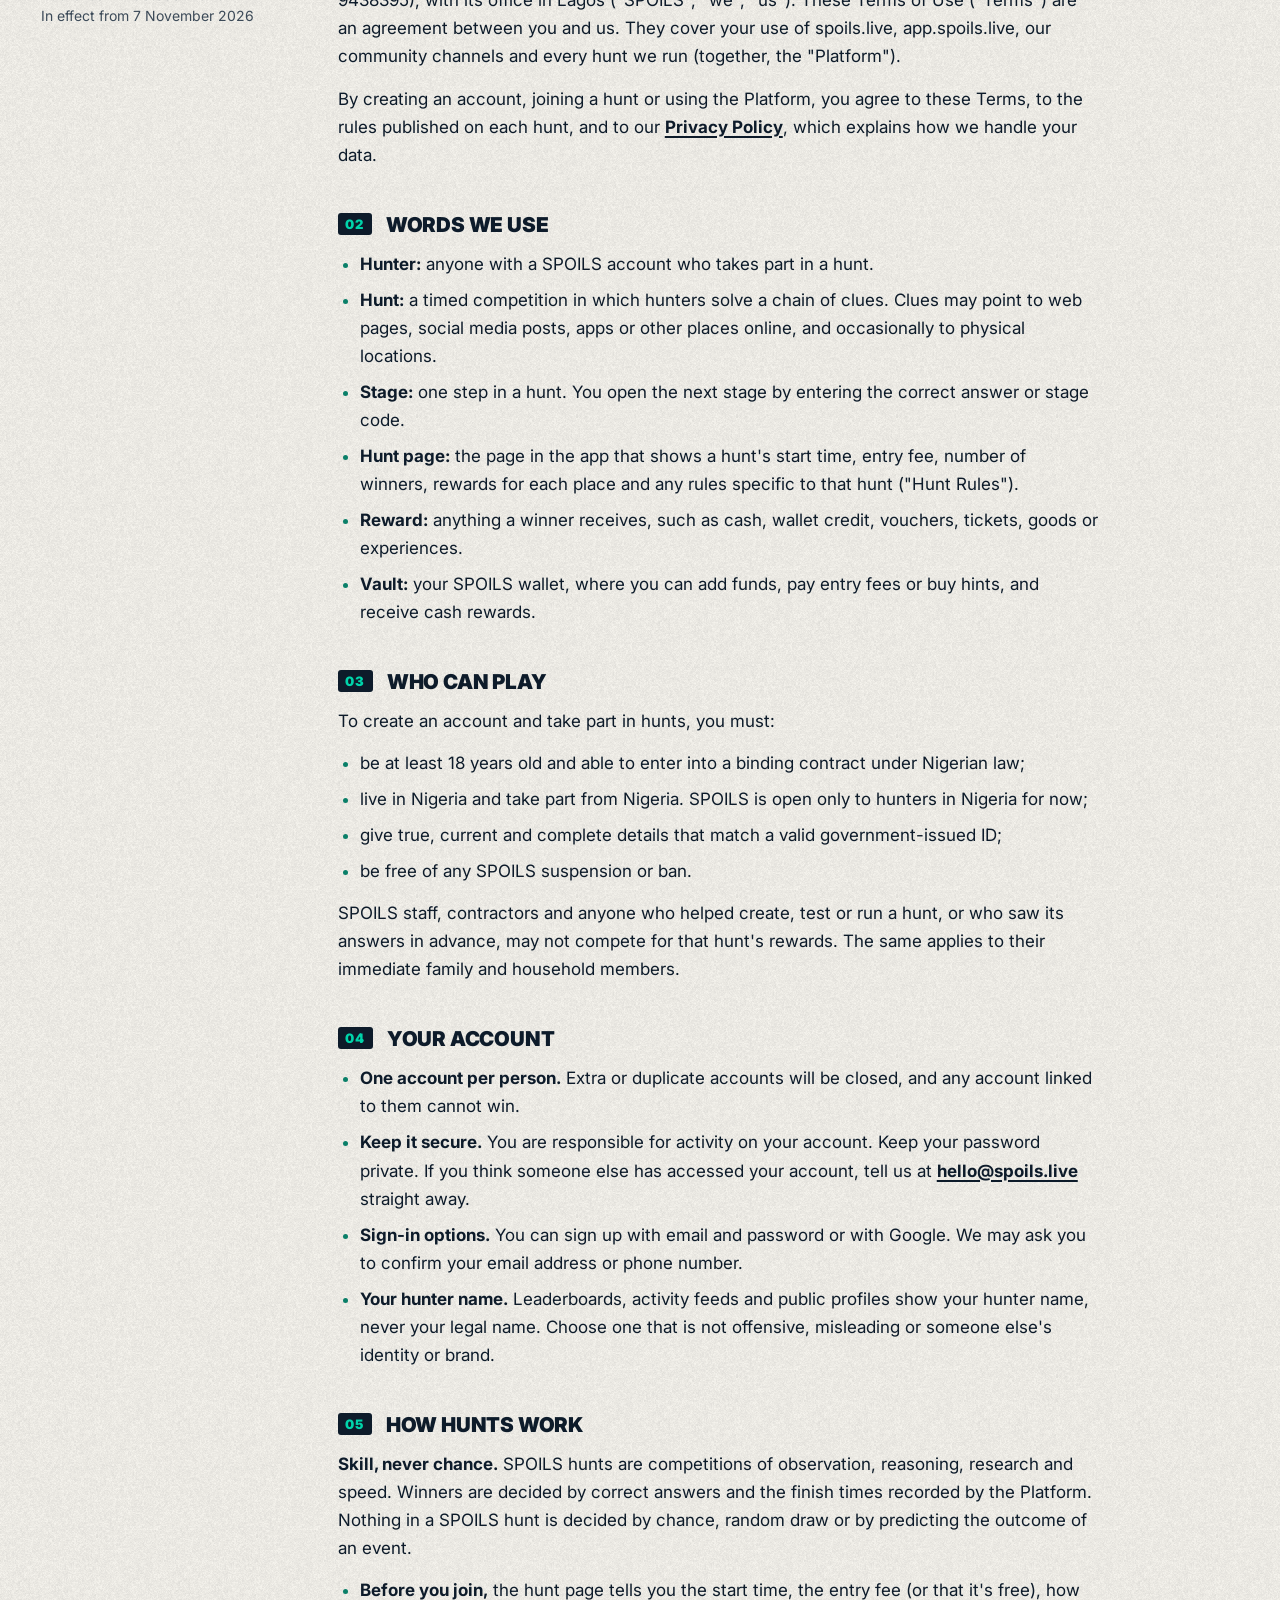
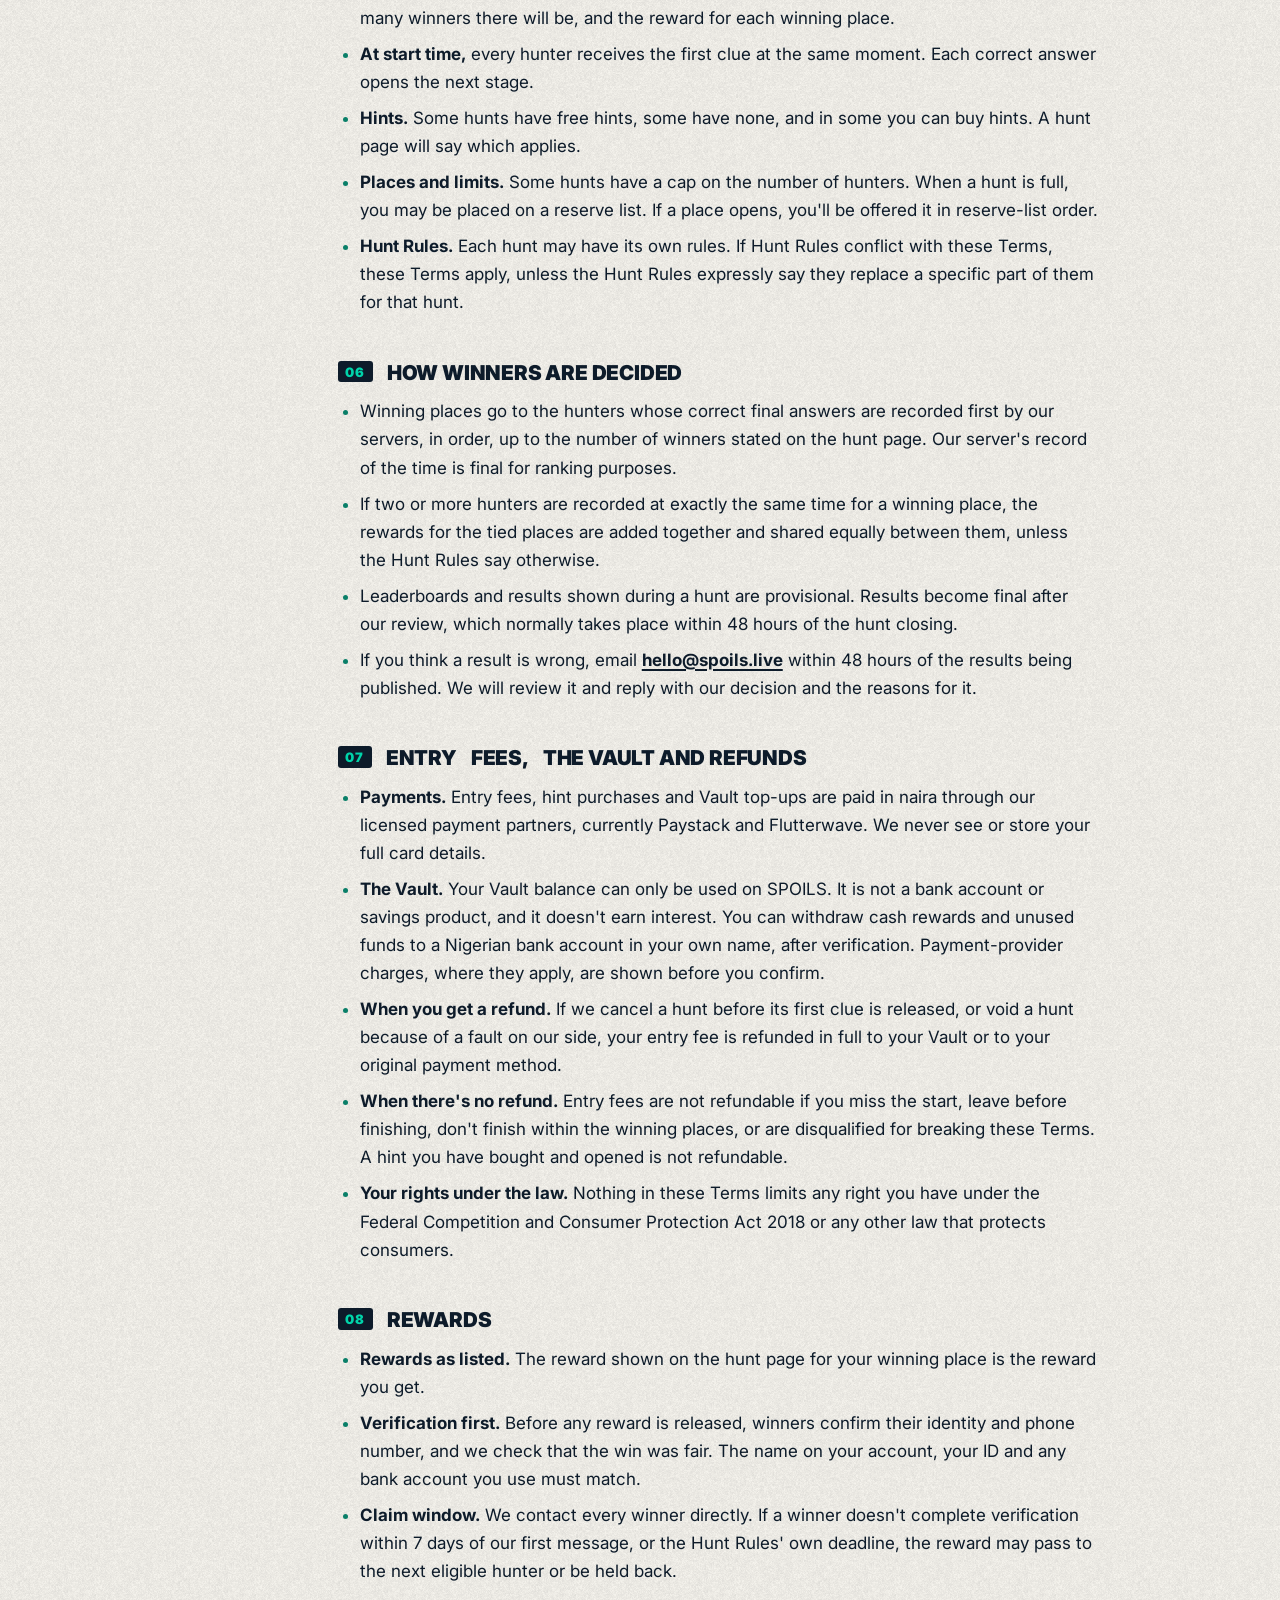
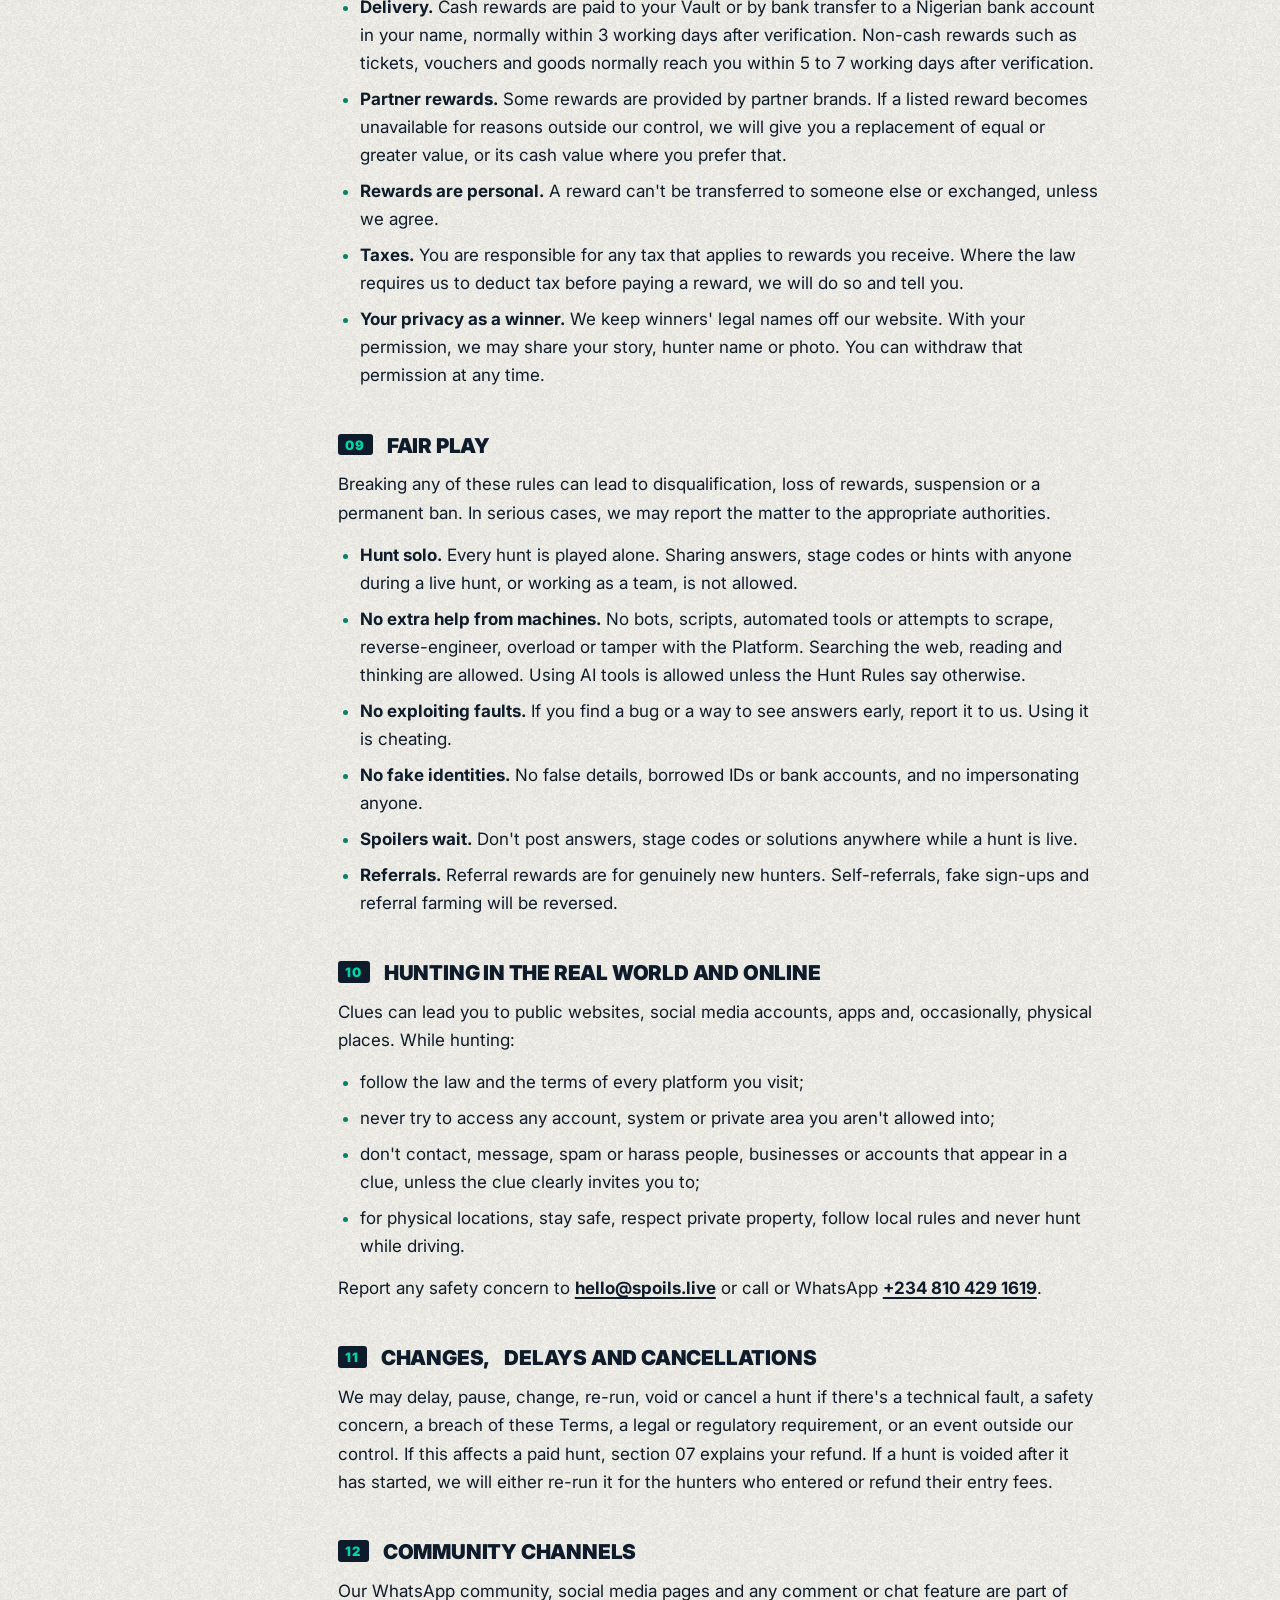
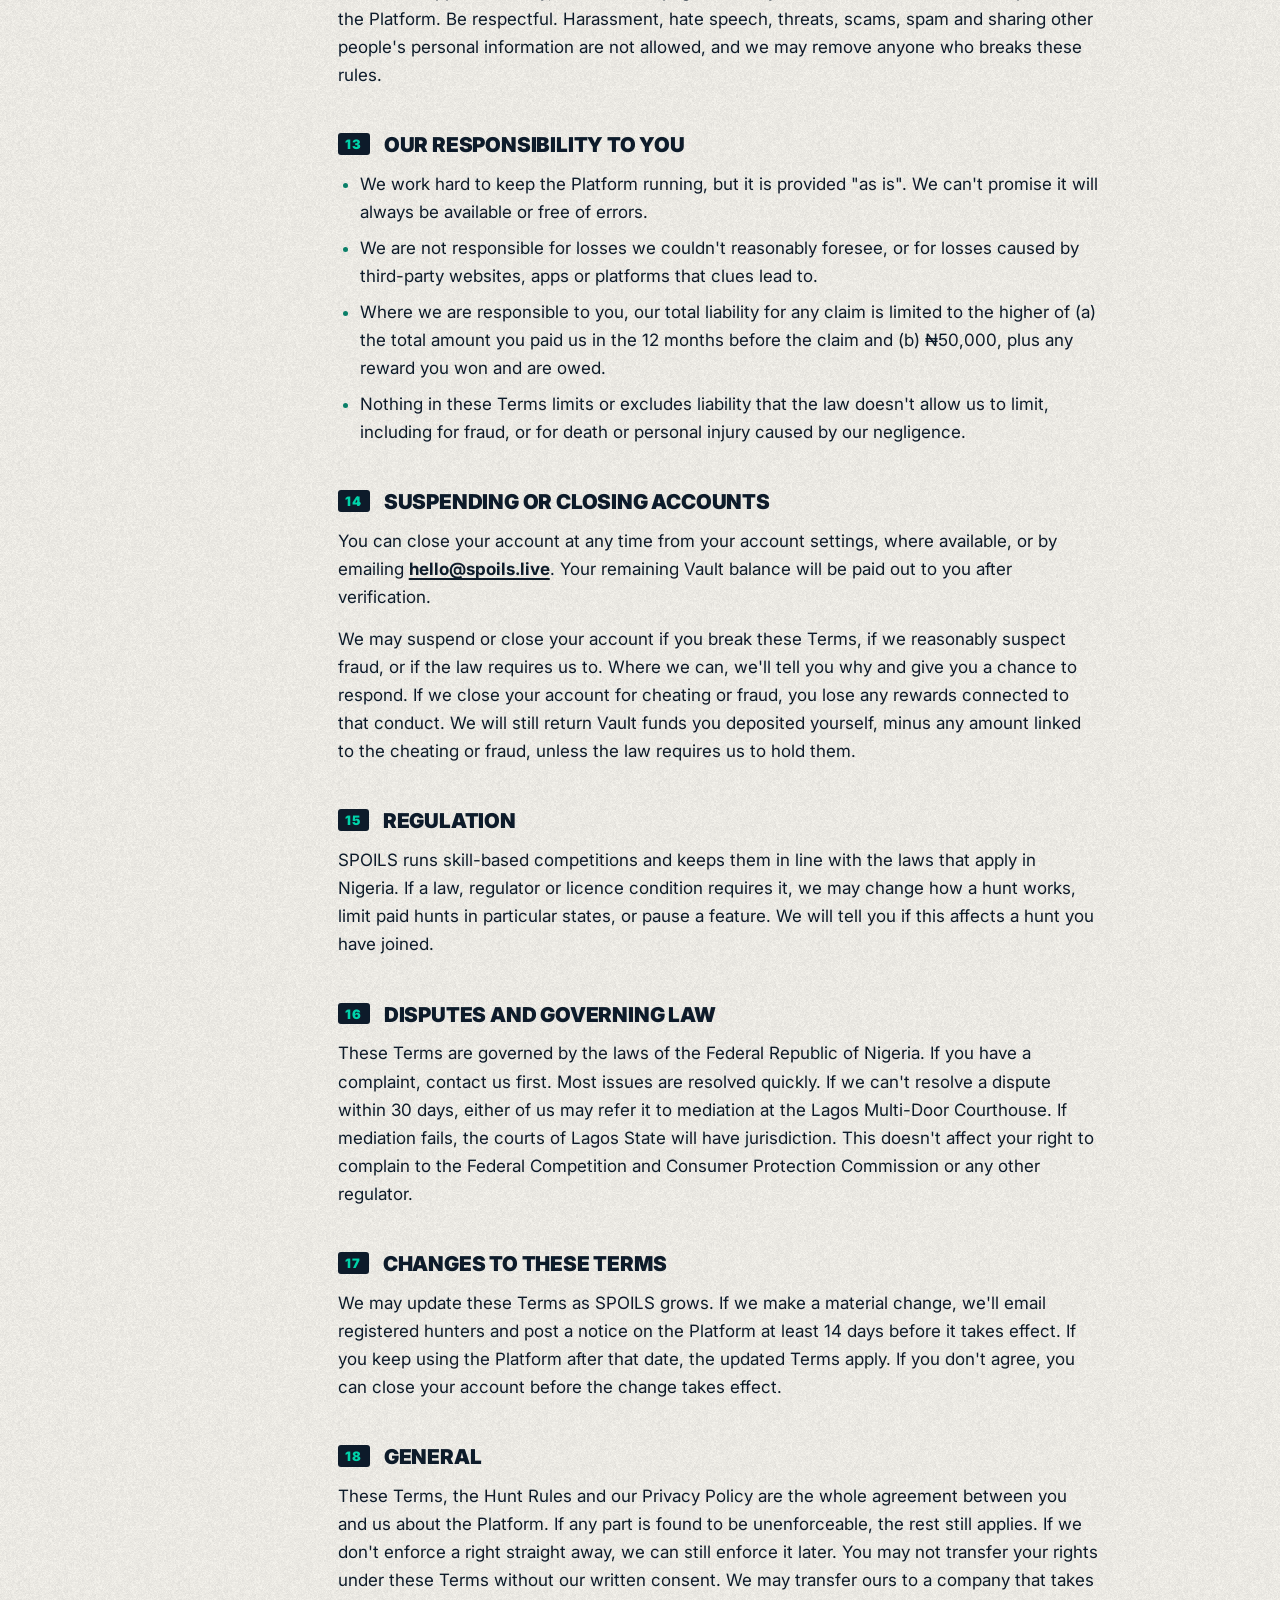
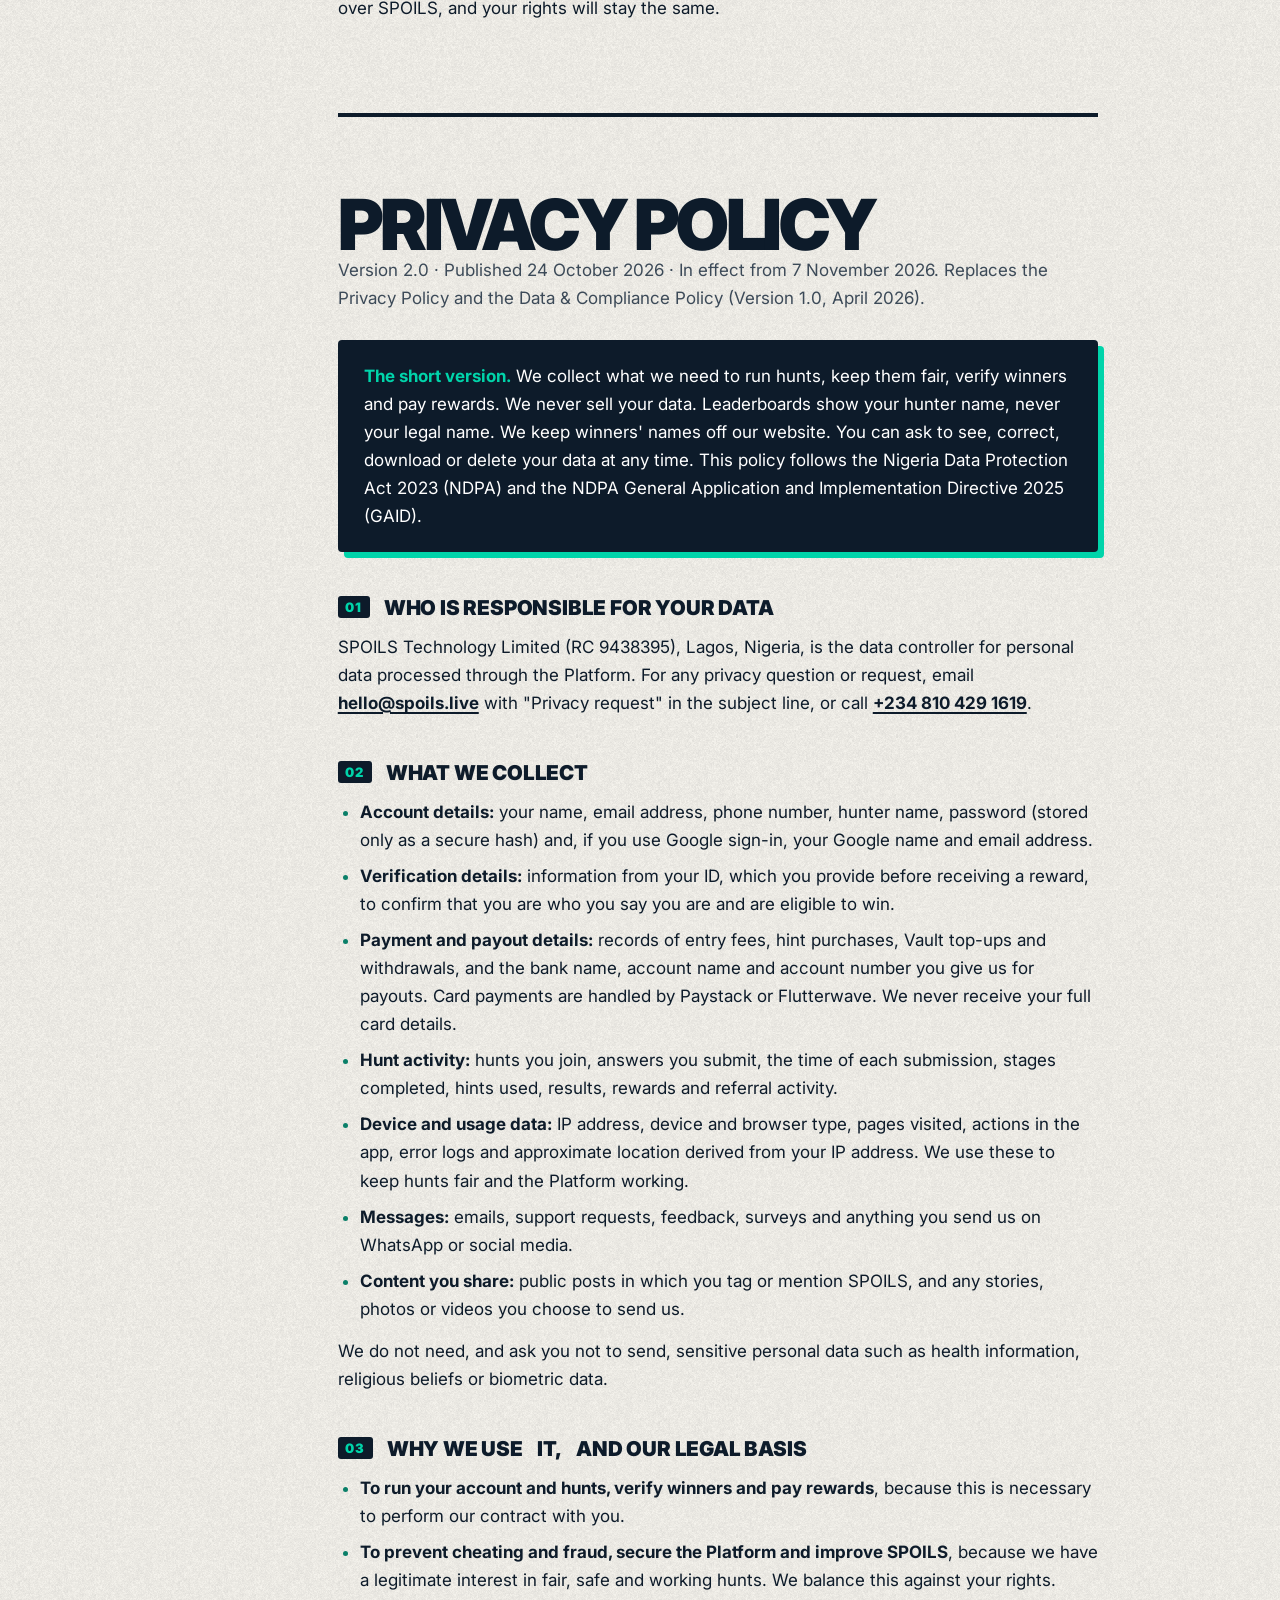
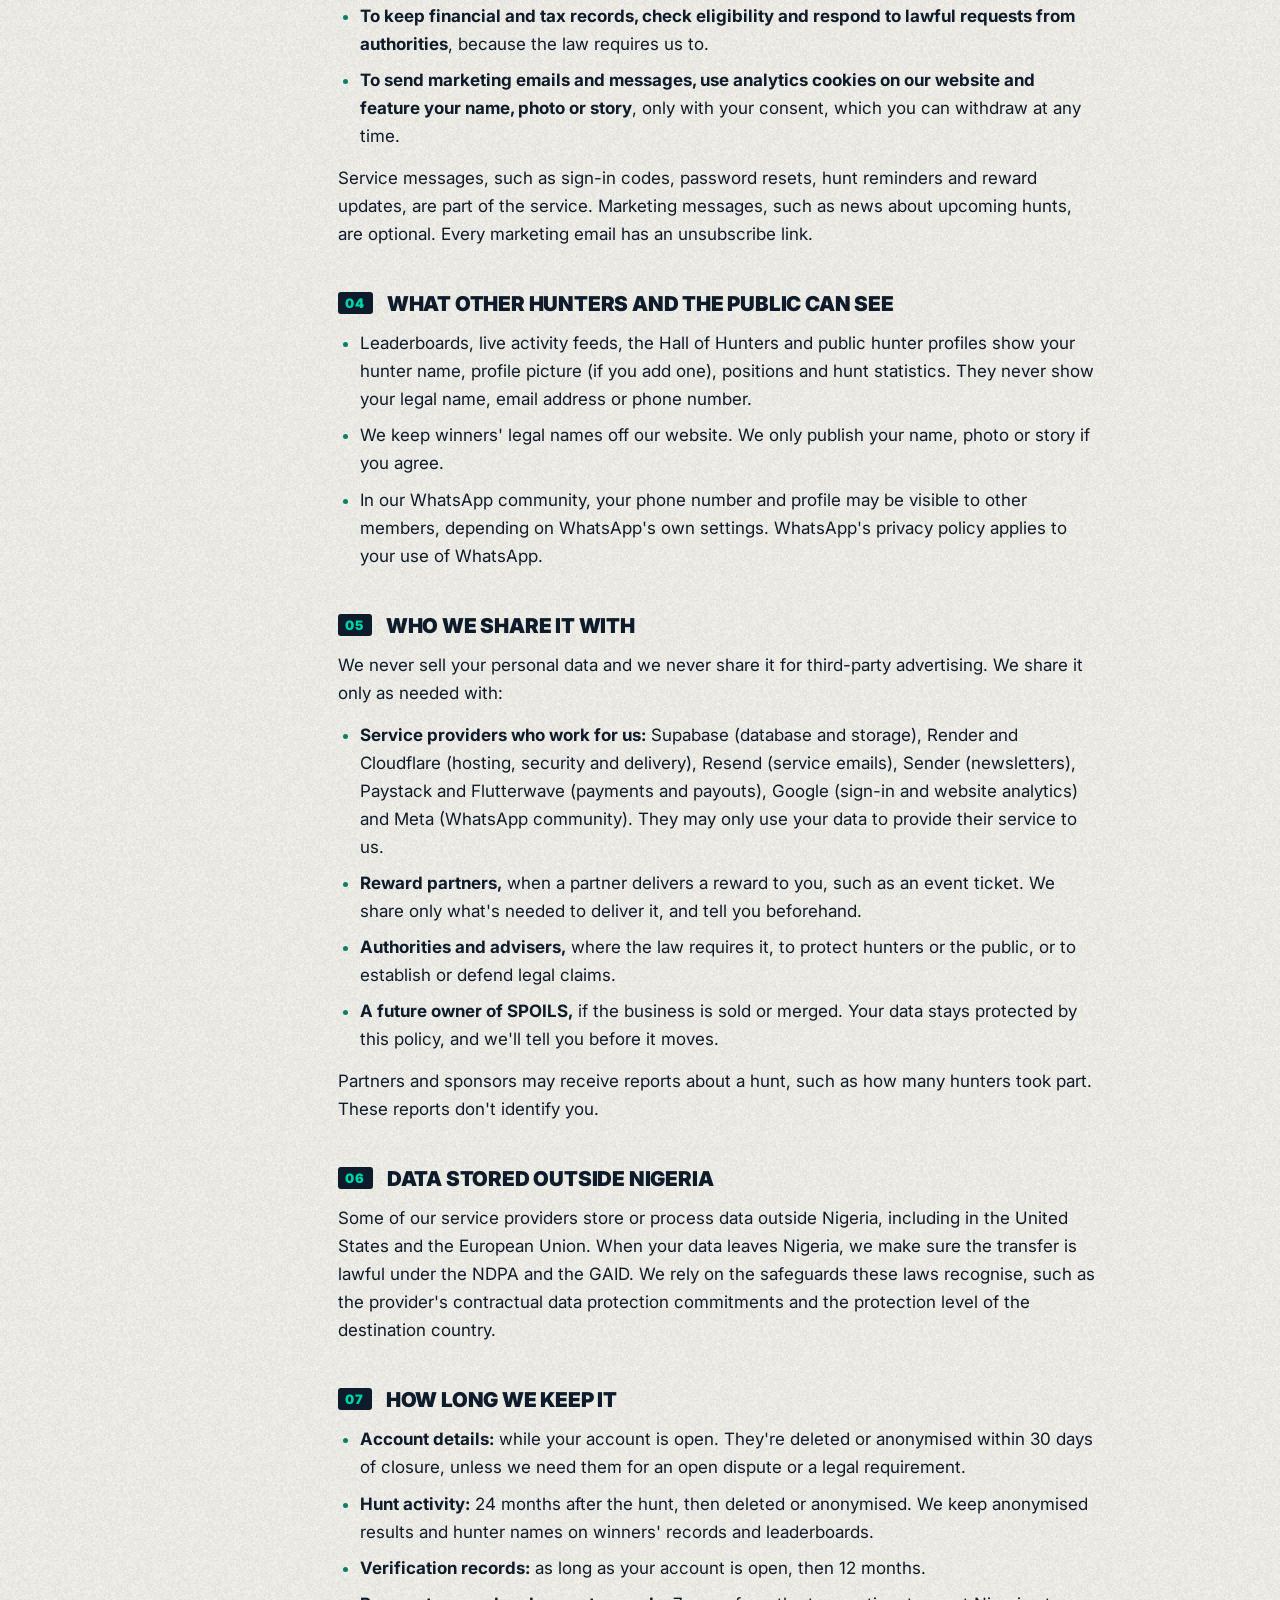
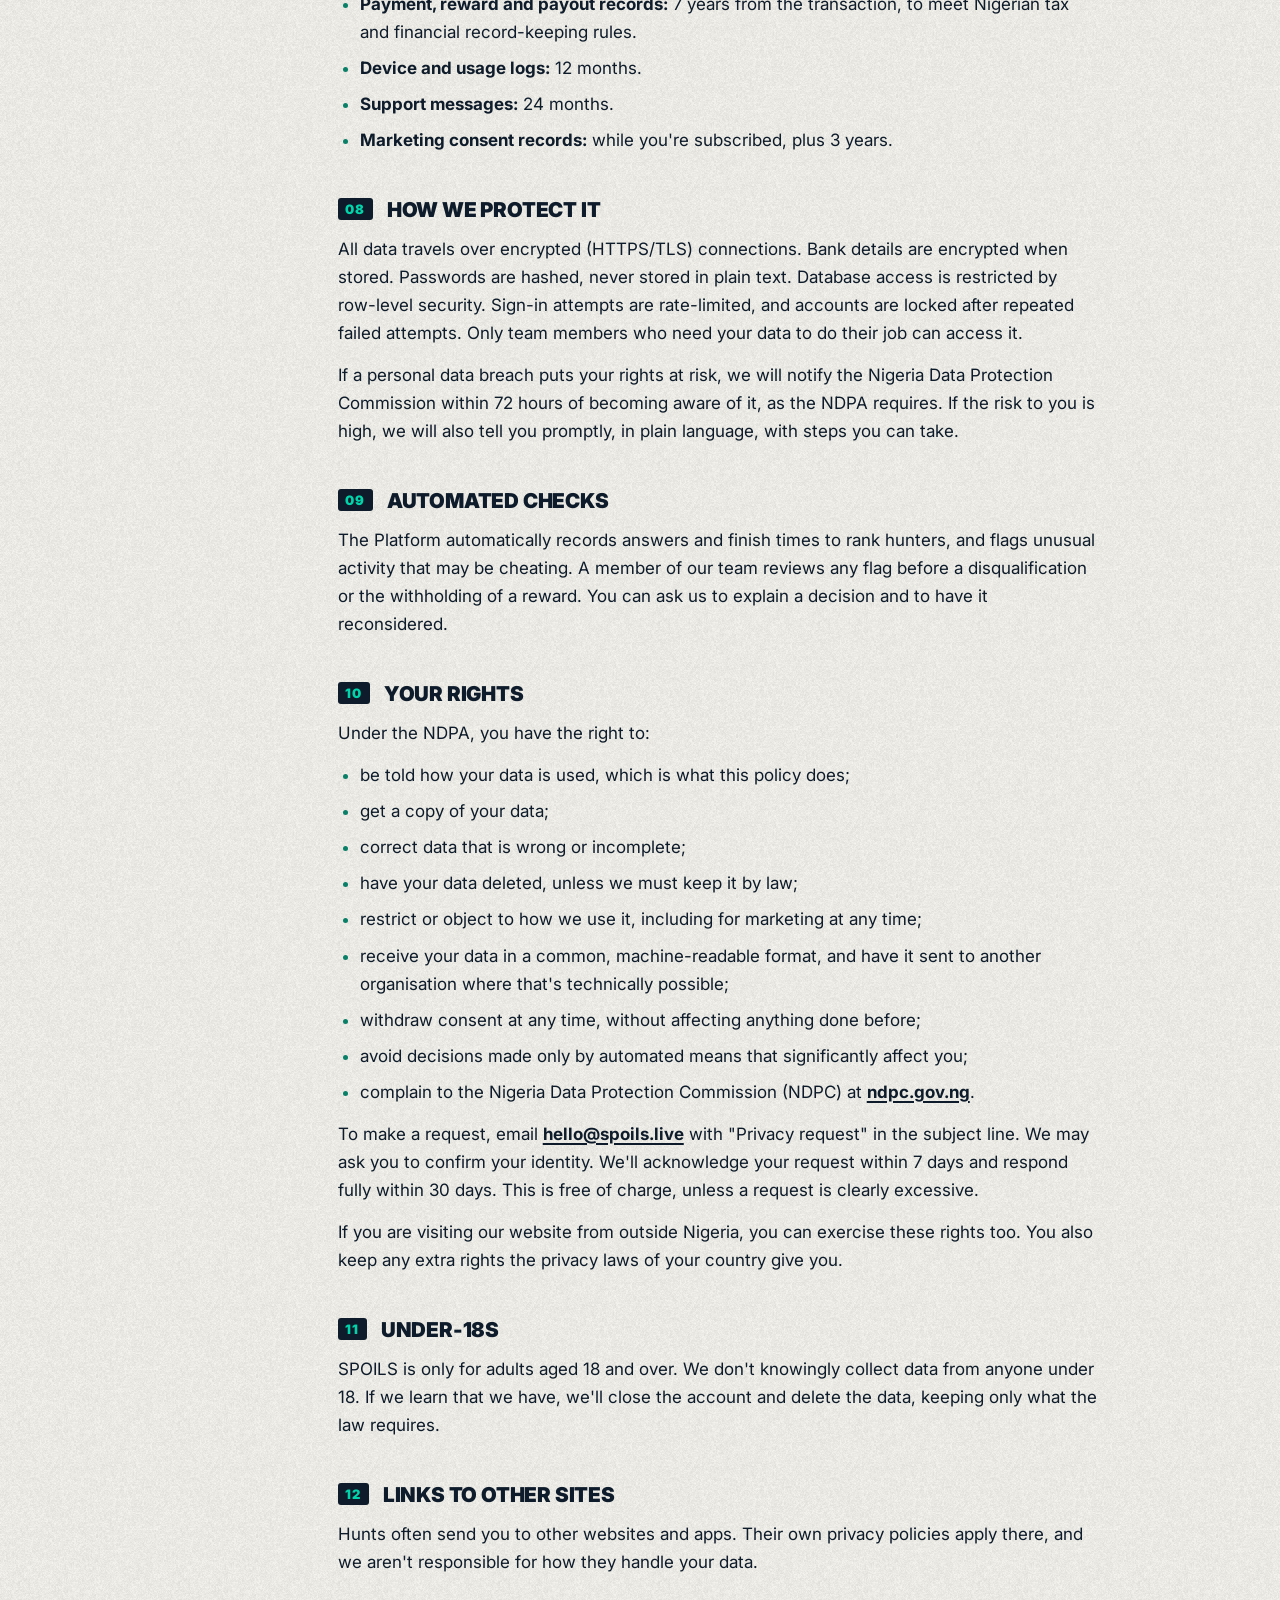
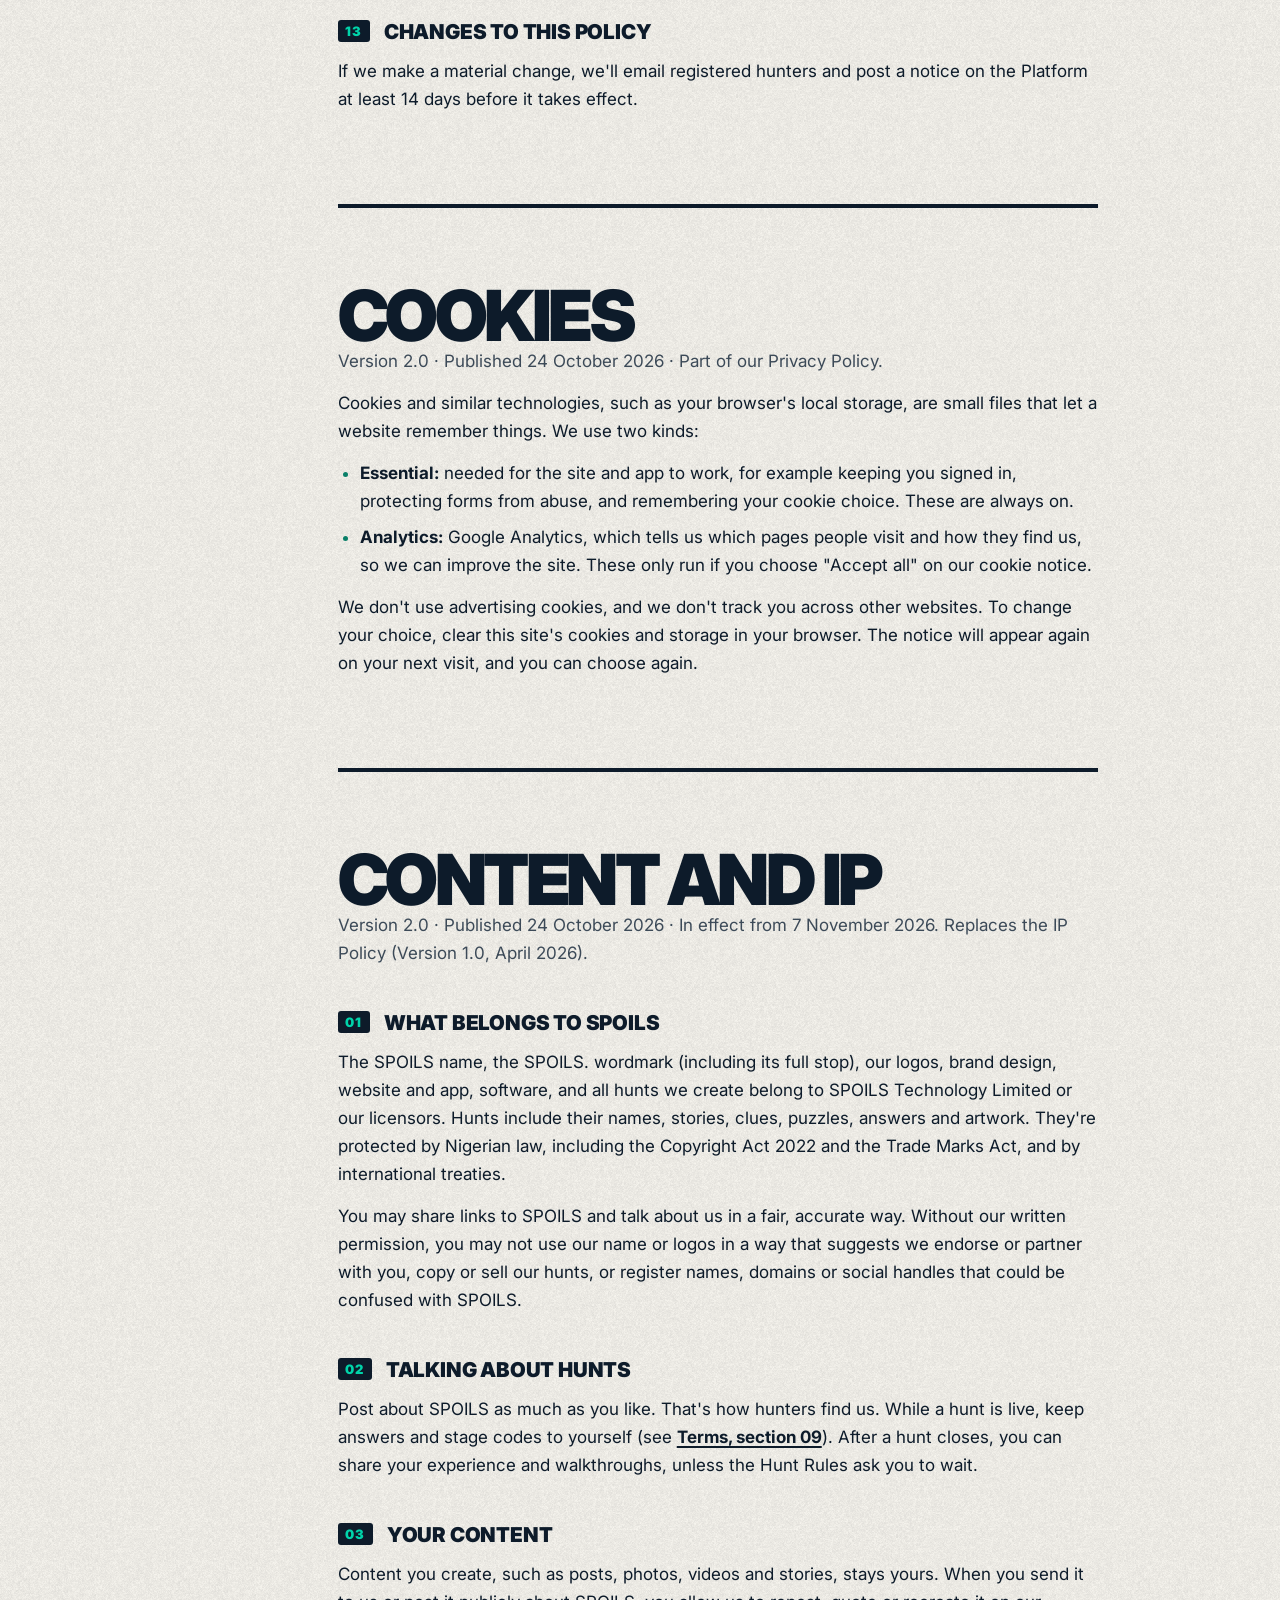
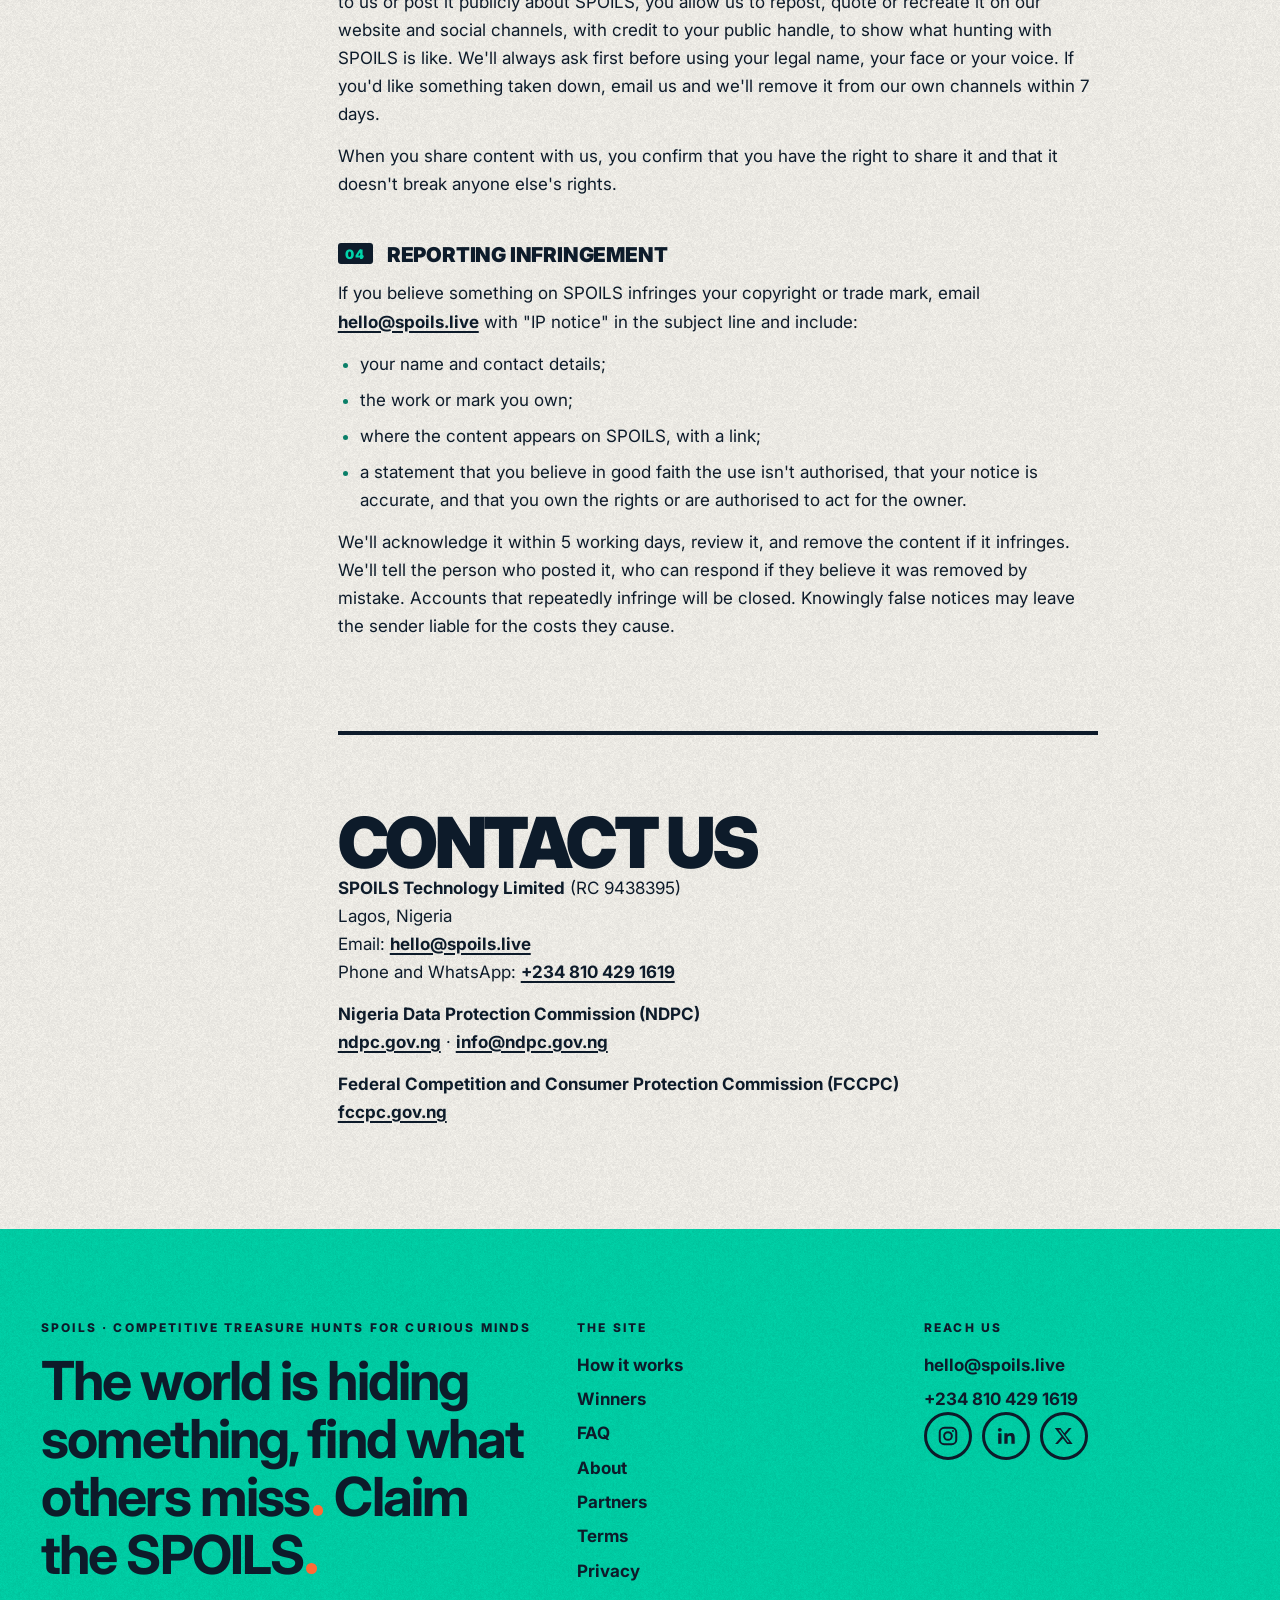
<file: legal.html>
<!doctype html>
<html lang="en-NG" class="no-js">
<head>
<meta charset="utf-8">
<!-- Google tag (gtag.js) -->
<script async src="https://www.googletagmanager.com/gtag/js?id=G-V093291MSD"></script>
<script>window.dataLayer=window.dataLayer||[];function gtag(){dataLayer.push(arguments);}var spc=null;try{spc=localStorage.getItem('spoils_v2_cookies')}catch(e){}gtag('consent','default',{analytics_storage:spc==='all'?'granted':'denied',ad_storage:'denied'});gtag('js',new Date());gtag('config','G-V093291MSD');</script>

<meta name="viewport" content="width=device-width, initial-scale=1, viewport-fit=cover">
<title>Terms, Privacy and Cookies · SPOILS</title>
<meta name="description" content="SPOILS Terms of Use, Privacy Policy, cookies and content rules: who can play, how winners are decided, refunds, rewards and how we protect your data.">
<meta name="theme-color" content="#0D1B2A">
<link rel="canonical" href="https://www.spoils.live/legal">
<link rel="icon" href="assets/favicon.svg" type="image/svg+xml">
<meta property="og:type" content="website">
<meta property="og:site_name" content="SPOILS">
<meta property="og:title" content="Terms, Privacy and Cookies · SPOILS">
<meta property="og:description" content="SPOILS Terms of Use, Privacy Policy, cookies and content rules: who can play, how winners are decided, refunds, rewards and how we protect your data.">
<meta property="og:url" content="https://www.spoils.live/legal">
<meta property="og:image" content="https://www.spoils.live/assets/og-image.png">
<meta property="og:image:width" content="1200">
<meta property="og:image:height" content="630">
<meta property="og:image:alt" content="SPOILS: The world is hiding something. Find what others miss. Competitive treasure hunts for curious minds.">
<meta name="twitter:card" content="summary_large_image">
<meta name="twitter:site" content="@spoilsapp">
<meta name="twitter:title" content="Terms, Privacy and Cookies · SPOILS">
<meta name="twitter:description" content="SPOILS Terms of Use, Privacy Policy, cookies and content rules: who can play, how winners are decided, refunds, rewards and how we protect your data.">
<meta name="twitter:image" content="https://www.spoils.live/assets/og-image.png">
<link rel="preconnect" href="https://fonts.googleapis.com"><link rel="preconnect" href="https://fonts.gstatic.com" crossorigin>
<link href="https://fonts.googleapis.com/css2?family=Inter:ital,wght@0,400;0,500;0,600;0,700;0,800;0,900;1,600&display=swap" rel="stylesheet">
<link rel="stylesheet" href="assets/site.css">
<script type="application/ld+json">{"@context": "https://schema.org", "@type": "Organization", "name": "SPOILS", "legalName": "SPOILS Technology Limited", "url": "https://www.spoils.live", "description": "SPOILS creates digital treasure hunts where you follow clues, solve mysteries and compete for real rewards.", "email": "hello@spoils.live", "telephone": "+2348104291619", "sameAs": ["https://www.instagram.com/spoilsapp", "https://www.linkedin.com/company/spoilsapp", "https://x.com/spoilsapp"], "founder": [{"@type": "Person", "name": "Adegbenro Ogunyale"}, {"@type": "Person", "name": "Stephen Uweh"}]}</script>
</head>
<body>
<a class="skip" href="#main">Skip to content</a>
<div class="toprule" aria-hidden="true"></div>
<header class="hd">
  <div class="in pad max">
    <a class="brand" href="./" aria-label="SPOILS home"><img src="assets/wordmark-emerald.svg" alt="SPOILS" width="160" height="29"></a>
    <nav aria-label="Main"><ul class="nl"><li><a href="how-it-works.html">How it works</a></li><li><a href="winners.html">Winners</a></li><li><a href="faq.html">FAQ</a></li><li><a href="about.html">About</a></li><li><a href="partners.html">Partners</a></li></ul></nav>
    <div style="display:flex;gap:10px;align-items:center">
      <a class="btn btn-em btn-full" data-register href="https://app.spoils.live">Join the hunt</a>
      <a class="btn btn-em btn-pill" data-register href="https://app.spoils.live">Join</a>
      <button class="mbtn" type="button" aria-expanded="false" aria-controls="menu">Menu</button>
    </div>
  </div>
</header>
<div class="menu" id="menu" role="dialog" aria-modal="true" aria-label="Menu" aria-hidden="true">
  <div class="menu-top"><a href="./"><img src="assets/wordmark-night.svg" alt="SPOILS" width="120" height="22"></a><button class="mbtn menu-close" type="button">Close</button></div>
  <ol><li><a href="how-it-works.html"><span>01</span>How it works</a></li><li><a href="winners.html"><span>02</span>Winners</a></li><li><a href="faq.html"><span>03</span>FAQ</a></li><li><a href="about.html"><span>04</span>About</a></li><li><a href="partners.html"><span>05</span>Partners</a></li></ol>
  <div class="foot">
    <a class="btn btn-night" data-register href="https://app.spoils.live">Join the hunt <svg class="ar" width="20" height="20" viewBox="0 0 24 24" fill="none" stroke="currentColor" stroke-width="3" stroke-linecap="round" stroke-linejoin="round" aria-hidden="true"><path d="M4 12h15M13 5l7 7-7 7"/></svg></a>
    <a class="btn" data-club href="#">Join the Hunters Club</a>
  </div>
</div>
<main id="main">
<section class="f f-night sec pad" aria-labelledby="h">
  <div class="max">
    <p class="tag kick" style="color:var(--emerald)">Legal</p>
    <h1 id="h" class="poster" style="max-width:12ch">Terms, privacy and fair play.</h1>
    <p class="lead" style="color:#C9D2DC;max-width:46ch;margin-top:clamp(24px,3vw,40px)">The mystery belongs in the hunt, never in the rules. These are the agreements behind every SPOILS hunt, written as plainly as the law allows.</p>
    <ul class="legal-jump" aria-label="Documents on this page">
      <li><a href="#terms">Terms of Use</a></li>
      <li><a href="#privacy">Privacy Policy</a></li>
      <li><a href="#cookies">Cookies</a></li>
      <li><a href="#content">Content and IP</a></li>
    </ul>
  </div>
</section>

<section class="f f-paper pad legal-sec">
  <div class="max legal-wrap">
    <nav class="legal-toc" aria-label="Legal contents">
      <p class="tag">On this page</p>
      <ol>
        <li><a href="#terms">Terms of Use</a></li>
        <li><a href="#privacy">Privacy Policy</a></li>
        <li><a href="#cookies">Cookies</a></li>
        <li><a href="#content">Content and IP</a></li>
        <li><a href="#contact">Contact us</a></li>
      </ol>
      <p class="legal-meta">Version 2.0<br>Published 24 October 2026<br>In effect from 7 November 2026</p>
    </nav>

    <div class="legal">

<!-- ================= TERMS ================= -->
<article id="terms" class="doc" aria-labelledby="terms-h">
  <h2 id="terms-h">Terms of Use</h2>
  <p class="legal-meta">Version 2.0 · Published 24 October 2026 · In effect from 7 November 2026. Replaces Version 1.0 (April 2026).</p>

  <div class="summary">
    <p><b>The short version.</b> You must be 18 or older and in Nigeria to play. One person, one account. Every hunt is solo, and it's won by skill and speed, never by chance. Each hunt shows its entry fee, number of winners and rewards before you join. Winners are verified before any reward is paid. Cheating, sharing answers or using extra accounts gets you removed. This summary helps you read the Terms. It doesn't replace them.</p>
  </div>

  <h3><span class="n">01</span>Who we are and what this covers</h3>
  <p>SPOILS is operated by SPOILS Technology Limited, a company registered in Nigeria (RC 9438395), with its office in Lagos ("SPOILS", "we", "us"). These Terms of Use ("Terms") are an agreement between you and us. They cover your use of spoils.live, app.spoils.live, our community channels and every hunt we run (together, the "Platform").</p>
  <p>By creating an account, joining a hunt or using the Platform, you agree to these Terms, to the rules published on each hunt, and to our <a href="#privacy">Privacy Policy</a>, which explains how we handle your data.</p>

  <h3><span class="n">02</span>Words we use</h3>
  <ul>
    <li><b>Hunter:</b> anyone with a SPOILS account who takes part in a hunt.</li>
    <li><b>Hunt:</b> a timed competition in which hunters solve a chain of clues. Clues may point to web pages, social media posts, apps or other places online, and occasionally to physical locations.</li>
    <li><b>Stage:</b> one step in a hunt. You open the next stage by entering the correct answer or stage code.</li>
    <li><b>Hunt page:</b> the page in the app that shows a hunt's start time, entry fee, number of winners, rewards for each place and any rules specific to that hunt ("Hunt Rules").</li>
    <li><b>Reward:</b> anything a winner receives, such as cash, wallet credit, vouchers, tickets, goods or experiences.</li>
    <li><b>Vault:</b> your SPOILS wallet, where you can add funds, pay entry fees or buy hints, and receive cash rewards.</li>
  </ul>

  <h3><span class="n">03</span>Who can play</h3>
  <p>To create an account and take part in hunts, you must:</p>
  <ul>
    <li>be at least 18 years old and able to enter into a binding contract under Nigerian law;</li>
    <li>live in Nigeria and take part from Nigeria. SPOILS is open only to hunters in Nigeria for now;</li>
    <li>give true, current and complete details that match a valid government-issued ID;</li>
    <li>be free of any SPOILS suspension or ban.</li>
  </ul>
  <p>SPOILS staff, contractors and anyone who helped create, test or run a hunt, or who saw its answers in advance, may not compete for that hunt's rewards. The same applies to their immediate family and household members.</p>

  <h3><span class="n">04</span>Your account</h3>
  <ul>
    <li><b>One account per person.</b> Extra or duplicate accounts will be closed, and any account linked to them cannot win.</li>
    <li><b>Keep it secure.</b> You are responsible for activity on your account. Keep your password private. If you think someone else has accessed your account, tell us at <a href="mailto:hello@spoils.live">hello@spoils.live</a> straight away.</li>
    <li><b>Sign-in options.</b> You can sign up with email and password or with Google. We may ask you to confirm your email address or phone number.</li>
    <li><b>Your hunter name.</b> Leaderboards, activity feeds and public profiles show your hunter name, never your legal name. Choose one that is not offensive, misleading or someone else's identity or brand.</li>
  </ul>

  <h3><span class="n">05</span>How hunts work</h3>
  <p><b>Skill, never chance.</b> SPOILS hunts are competitions of observation, reasoning, research and speed. Winners are decided by correct answers and the finish times recorded by the Platform. Nothing in a SPOILS hunt is decided by chance, random draw or by predicting the outcome of an event.</p>
  <ul>
    <li><b>Before you join,</b> the hunt page tells you the start time, the entry fee (or that it's free), how many winners there will be, and the reward for each winning place.</li>
    <li><b>At start time,</b> every hunter receives the first clue at the same moment. Each correct answer opens the next stage.</li>
    <li><b>Hints.</b> Some hunts have free hints, some have none, and in some you can buy hints. A hunt page will say which applies.</li>
    <li><b>Places and limits.</b> Some hunts have a cap on the number of hunters. When a hunt is full, you may be placed on a reserve list. If a place opens, you'll be offered it in reserve-list order.</li>
    <li><b>Hunt Rules.</b> Each hunt may have its own rules. If Hunt Rules conflict with these Terms, these Terms apply, unless the Hunt Rules expressly say they replace a specific part of them for that hunt.</li>
  </ul>

  <h3><span class="n">06</span>How winners are decided</h3>
  <ul>
    <li>Winning places go to the hunters whose correct final answers are recorded first by our servers, in order, up to the number of winners stated on the hunt page. Our server's record of the time is final for ranking purposes.</li>
    <li>If two or more hunters are recorded at exactly the same time for a winning place, the rewards for the tied places are added together and shared equally between them, unless the Hunt Rules say otherwise.</li>
    <li>Leaderboards and results shown during a hunt are provisional. Results become final after our review, which normally takes place within 48 hours of the hunt closing.</li>
    <li>If you think a result is wrong, email <a href="mailto:hello@spoils.live">hello@spoils.live</a> within 48 hours of the results being published. We will review it and reply with our decision and the reasons for it.</li>
  </ul>

  <h3><span class="n">07</span>Entry fees, the Vault and refunds</h3>
  <ul>
    <li><b>Payments.</b> Entry fees, hint purchases and Vault top-ups are paid in naira through our licensed payment partners, currently Paystack and Flutterwave. We never see or store your full card details.</li>
    <li><b>The Vault.</b> Your Vault balance can only be used on SPOILS. It is not a bank account or savings product, and it doesn't earn interest. You can withdraw cash rewards and unused funds to a Nigerian bank account in your own name, after verification. Payment-provider charges, where they apply, are shown before you confirm.</li>
    <li><b>When you get a refund.</b> If we cancel a hunt before its first clue is released, or void a hunt because of a fault on our side, your entry fee is refunded in full to your Vault or to your original payment method.</li>
    <li><b>When there's no refund.</b> Entry fees are not refundable if you miss the start, leave before finishing, don't finish within the winning places, or are disqualified for breaking these Terms. A hint you have bought and opened is not refundable.</li>
    <li><b>Your rights under the law.</b> Nothing in these Terms limits any right you have under the Federal Competition and Consumer Protection Act 2018 or any other law that protects consumers.</li>
  </ul>

  <h3><span class="n">08</span>Rewards</h3>
  <ul>
    <li><b>Rewards as listed.</b> The reward shown on the hunt page for your winning place is the reward you get.</li>
    <li><b>Verification first.</b> Before any reward is released, winners confirm their identity and phone number, and we check that the win was fair. The name on your account, your ID and any bank account you use must match.</li>
    <li><b>Claim window.</b> We contact every winner directly. If a winner doesn't complete verification within 7 days of our first message, or the Hunt Rules' own deadline, the reward may pass to the next eligible hunter or be held back.</li>
    <li><b>Delivery.</b> Cash rewards are paid to your Vault or by bank transfer to a Nigerian bank account in your name, normally within 3 working days after verification. Non-cash rewards such as tickets, vouchers and goods normally reach you within 5 to 7 working days after verification.</li>
    <li><b>Partner rewards.</b> Some rewards are provided by partner brands. If a listed reward becomes unavailable for reasons outside our control, we will give you a replacement of equal or greater value, or its cash value where you prefer that.</li>
    <li><b>Rewards are personal.</b> A reward can't be transferred to someone else or exchanged, unless we agree.</li>
    <li><b>Taxes.</b> You are responsible for any tax that applies to rewards you receive. Where the law requires us to deduct tax before paying a reward, we will do so and tell you.</li>
    <li><b>Your privacy as a winner.</b> We keep winners' legal names off our website. With your permission, we may share your story, hunter name or photo. You can withdraw that permission at any time.</li>
  </ul>

  <h3><span class="n">09</span>Fair play</h3>
  <p>Breaking any of these rules can lead to disqualification, loss of rewards, suspension or a permanent ban. In serious cases, we may report the matter to the appropriate authorities.</p>
  <ul>
    <li><b>Hunt solo.</b> Every hunt is played alone. Sharing answers, stage codes or hints with anyone during a live hunt, or working as a team, is not allowed.</li>
    <li><b>No extra help from machines.</b> No bots, scripts, automated tools or attempts to scrape, reverse-engineer, overload or tamper with the Platform. Searching the web, reading and thinking are allowed. Using AI tools is allowed unless the Hunt Rules say otherwise.</li>
    <li><b>No exploiting faults.</b> If you find a bug or a way to see answers early, report it to us. Using it is cheating.</li>
    <li><b>No fake identities.</b> No false details, borrowed IDs or bank accounts, and no impersonating anyone.</li>
    <li><b>Spoilers wait.</b> Don't post answers, stage codes or solutions anywhere while a hunt is live.</li>
    <li><b>Referrals.</b> Referral rewards are for genuinely new hunters. Self-referrals, fake sign-ups and referral farming will be reversed.</li>
  </ul>

  <h3><span class="n">10</span>Hunting in the real world and online</h3>
  <p>Clues can lead you to public websites, social media accounts, apps and, occasionally, physical places. While hunting:</p>
  <ul>
    <li>follow the law and the terms of every platform you visit;</li>
    <li>never try to access any account, system or private area you aren't allowed into;</li>
    <li>don't contact, message, spam or harass people, businesses or accounts that appear in a clue, unless the clue clearly invites you to;</li>
    <li>for physical locations, stay safe, respect private property, follow local rules and never hunt while driving.</li>
  </ul>
  <p>Report any safety concern to <a href="mailto:hello@spoils.live">hello@spoils.live</a> or call or WhatsApp <a href="tel:+2348104291619">+234 810 429 1619</a>.</p>

  <h3><span class="n">11</span>Changes, delays and cancellations</h3>
  <p>We may delay, pause, change, re-run, void or cancel a hunt if there's a technical fault, a safety concern, a breach of these Terms, a legal or regulatory requirement, or an event outside our control. If this affects a paid hunt, section 07 explains your refund. If a hunt is voided after it has started, we will either re-run it for the hunters who entered or refund their entry fees.</p>

  <h3><span class="n">12</span>Community channels</h3>
  <p>Our WhatsApp community, social media pages and any comment or chat feature are part of the Platform. Be respectful. Harassment, hate speech, threats, scams, spam and sharing other people's personal information are not allowed, and we may remove anyone who breaks these rules.</p>

  <h3><span class="n">13</span>Our responsibility to you</h3>
  <ul>
    <li>We work hard to keep the Platform running, but it is provided "as is". We can't promise it will always be available or free of errors.</li>
    <li>We are not responsible for losses we couldn't reasonably foresee, or for losses caused by third-party websites, apps or platforms that clues lead to.</li>
    <li>Where we are responsible to you, our total liability for any claim is limited to the higher of (a) the total amount you paid us in the 12 months before the claim and (b) ₦50,000, plus any reward you won and are owed.</li>
    <li>Nothing in these Terms limits or excludes liability that the law doesn't allow us to limit, including for fraud, or for death or personal injury caused by our negligence.</li>
  </ul>

  <h3><span class="n">14</span>Suspending or closing accounts</h3>
  <p>You can close your account at any time from your account settings, where available, or by emailing <a href="mailto:hello@spoils.live">hello@spoils.live</a>. Your remaining Vault balance will be paid out to you after verification.</p>
  <p>We may suspend or close your account if you break these Terms, if we reasonably suspect fraud, or if the law requires us to. Where we can, we'll tell you why and give you a chance to respond. If we close your account for cheating or fraud, you lose any rewards connected to that conduct. We will still return Vault funds you deposited yourself, minus any amount linked to the cheating or fraud, unless the law requires us to hold them.</p>

  <h3><span class="n">15</span>Regulation</h3>
  <p>SPOILS runs skill-based competitions and keeps them in line with the laws that apply in Nigeria. If a law, regulator or licence condition requires it, we may change how a hunt works, limit paid hunts in particular states, or pause a feature. We will tell you if this affects a hunt you have joined.</p>

  <h3><span class="n">16</span>Disputes and governing law</h3>
  <p>These Terms are governed by the laws of the Federal Republic of Nigeria. If you have a complaint, contact us first. Most issues are resolved quickly. If we can't resolve a dispute within 30 days, either of us may refer it to mediation at the Lagos Multi-Door Courthouse. If mediation fails, the courts of Lagos State will have jurisdiction. This doesn't affect your right to complain to the Federal Competition and Consumer Protection Commission or any other regulator.</p>

  <h3><span class="n">17</span>Changes to these Terms</h3>
  <p>We may update these Terms as SPOILS grows. If we make a material change, we'll email registered hunters and post a notice on the Platform at least 14 days before it takes effect. If you keep using the Platform after that date, the updated Terms apply. If you don't agree, you can close your account before the change takes effect.</p>

  <h3><span class="n">18</span>General</h3>
  <p>These Terms, the Hunt Rules and our Privacy Policy are the whole agreement between you and us about the Platform. If any part is found to be unenforceable, the rest still applies. If we don't enforce a right straight away, we can still enforce it later. You may not transfer your rights under these Terms without our written consent. We may transfer ours to a company that takes over SPOILS, and your rights will stay the same.</p>
</article>

<!-- ================= PRIVACY ================= -->
<article id="privacy" class="doc" aria-labelledby="privacy-h">
  <h2 id="privacy-h">Privacy Policy</h2>
  <p class="legal-meta">Version 2.0 · Published 24 October 2026 · In effect from 7 November 2026. Replaces the Privacy Policy and the Data &amp; Compliance Policy (Version 1.0, April 2026).</p>

  <div class="summary">
    <p><b>The short version.</b> We collect what we need to run hunts, keep them fair, verify winners and pay rewards. We never sell your data. Leaderboards show your hunter name, never your legal name. We keep winners' names off our website. You can ask to see, correct, download or delete your data at any time. This policy follows the Nigeria Data Protection Act 2023 (NDPA) and the NDPA General Application and Implementation Directive 2025 (GAID).</p>
  </div>

  <h3><span class="n">01</span>Who is responsible for your data</h3>
  <p>SPOILS Technology Limited (RC 9438395), Lagos, Nigeria, is the data controller for personal data processed through the Platform. For any privacy question or request, email <a href="mailto:hello@spoils.live?subject=Privacy%20request">hello@spoils.live</a> with "Privacy request" in the subject line, or call <a href="tel:+2348104291619">+234 810 429 1619</a>.</p>

  <h3><span class="n">02</span>What we collect</h3>
  <ul>
    <li><b>Account details:</b> your name, email address, phone number, hunter name, password (stored only as a secure hash) and, if you use Google sign-in, your Google name and email address.</li>
    <li><b>Verification details:</b> information from your ID, which you provide before receiving a reward, to confirm that you are who you say you are and are eligible to win.</li>
    <li><b>Payment and payout details:</b> records of entry fees, hint purchases, Vault top-ups and withdrawals, and the bank name, account name and account number you give us for payouts. Card payments are handled by Paystack or Flutterwave. We never receive your full card details.</li>
    <li><b>Hunt activity:</b> hunts you join, answers you submit, the time of each submission, stages completed, hints used, results, rewards and referral activity.</li>
    <li><b>Device and usage data:</b> IP address, device and browser type, pages visited, actions in the app, error logs and approximate location derived from your IP address. We use these to keep hunts fair and the Platform working.</li>
    <li><b>Messages:</b> emails, support requests, feedback, surveys and anything you send us on WhatsApp or social media.</li>
    <li><b>Content you share:</b> public posts in which you tag or mention SPOILS, and any stories, photos or videos you choose to send us.</li>
  </ul>
  <p>We do not need, and ask you not to send, sensitive personal data such as health information, religious beliefs or biometric data.</p>

  <h3><span class="n">03</span>Why we use it, and our legal basis</h3>
  <ul>
    <li><b>To run your account and hunts, verify winners and pay rewards</b>, because this is necessary to perform our contract with you.</li>
    <li><b>To prevent cheating and fraud, secure the Platform and improve SPOILS</b>, because we have a legitimate interest in fair, safe and working hunts. We balance this against your rights.</li>
    <li><b>To keep financial and tax records, check eligibility and respond to lawful requests from authorities</b>, because the law requires us to.</li>
    <li><b>To send marketing emails and messages, use analytics cookies on our website and feature your name, photo or story</b>, only with your consent, which you can withdraw at any time.</li>
  </ul>
  <p>Service messages, such as sign-in codes, password resets, hunt reminders and reward updates, are part of the service. Marketing messages, such as news about upcoming hunts, are optional. Every marketing email has an unsubscribe link.</p>

  <h3><span class="n">04</span>What other hunters and the public can see</h3>
  <ul>
    <li>Leaderboards, live activity feeds, the Hall of Hunters and public hunter profiles show your hunter name, profile picture (if you add one), positions and hunt statistics. They never show your legal name, email address or phone number.</li>
    <li>We keep winners' legal names off our website. We only publish your name, photo or story if you agree.</li>
    <li>In our WhatsApp community, your phone number and profile may be visible to other members, depending on WhatsApp's own settings. WhatsApp's privacy policy applies to your use of WhatsApp.</li>
  </ul>

  <h3><span class="n">05</span>Who we share it with</h3>
  <p>We never sell your personal data and we never share it for third-party advertising. We share it only as needed with:</p>
  <ul>
    <li><b>Service providers who work for us:</b> Supabase (database and storage), Render and Cloudflare (hosting, security and delivery), Resend (service emails), Sender (newsletters), Paystack and Flutterwave (payments and payouts), Google (sign-in and website analytics) and Meta (WhatsApp community). They may only use your data to provide their service to us.</li>
    <li><b>Reward partners,</b> when a partner delivers a reward to you, such as an event ticket. We share only what's needed to deliver it, and tell you beforehand.</li>
    <li><b>Authorities and advisers,</b> where the law requires it, to protect hunters or the public, or to establish or defend legal claims.</li>
    <li><b>A future owner of SPOILS,</b> if the business is sold or merged. Your data stays protected by this policy, and we'll tell you before it moves.</li>
  </ul>
  <p>Partners and sponsors may receive reports about a hunt, such as how many hunters took part. These reports don't identify you.</p>

  <h3><span class="n">06</span>Data stored outside Nigeria</h3>
  <p>Some of our service providers store or process data outside Nigeria, including in the United States and the European Union. When your data leaves Nigeria, we make sure the transfer is lawful under the NDPA and the GAID. We rely on the safeguards these laws recognise, such as the provider's contractual data protection commitments and the protection level of the destination country.</p>

  <h3><span class="n">07</span>How long we keep it</h3>
  <ul>
    <li><b>Account details:</b> while your account is open. They're deleted or anonymised within 30 days of closure, unless we need them for an open dispute or a legal requirement.</li>
    <li><b>Hunt activity:</b> 24 months after the hunt, then deleted or anonymised. We keep anonymised results and hunter names on winners' records and leaderboards.</li>
    <li><b>Verification records:</b> as long as your account is open, then 12 months.</li>
    <li><b>Payment, reward and payout records:</b> 7 years from the transaction, to meet Nigerian tax and financial record-keeping rules.</li>
    <li><b>Device and usage logs:</b> 12 months.</li>
    <li><b>Support messages:</b> 24 months.</li>
    <li><b>Marketing consent records:</b> while you're subscribed, plus 3 years.</li>
  </ul>

  <h3><span class="n">08</span>How we protect it</h3>
  <p>All data travels over encrypted (HTTPS/TLS) connections. Bank details are encrypted when stored. Passwords are hashed, never stored in plain text. Database access is restricted by row-level security. Sign-in attempts are rate-limited, and accounts are locked after repeated failed attempts. Only team members who need your data to do their job can access it.</p>
  <p>If a personal data breach puts your rights at risk, we will notify the Nigeria Data Protection Commission within 72 hours of becoming aware of it, as the NDPA requires. If the risk to you is high, we will also tell you promptly, in plain language, with steps you can take.</p>

  <h3><span class="n">09</span>Automated checks</h3>
  <p>The Platform automatically records answers and finish times to rank hunters, and flags unusual activity that may be cheating. A member of our team reviews any flag before a disqualification or the withholding of a reward. You can ask us to explain a decision and to have it reconsidered.</p>

  <h3><span class="n">10</span>Your rights</h3>
  <p>Under the NDPA, you have the right to:</p>
  <ul>
    <li>be told how your data is used, which is what this policy does;</li>
    <li>get a copy of your data;</li>
    <li>correct data that is wrong or incomplete;</li>
    <li>have your data deleted, unless we must keep it by law;</li>
    <li>restrict or object to how we use it, including for marketing at any time;</li>
    <li>receive your data in a common, machine-readable format, and have it sent to another organisation where that's technically possible;</li>
    <li>withdraw consent at any time, without affecting anything done before;</li>
    <li>avoid decisions made only by automated means that significantly affect you;</li>
    <li>complain to the Nigeria Data Protection Commission (NDPC) at <a href="https://ndpc.gov.ng" rel="noopener">ndpc.gov.ng</a>.</li>
  </ul>
  <p>To make a request, email <a href="mailto:hello@spoils.live?subject=Privacy%20request">hello@spoils.live</a> with "Privacy request" in the subject line. We may ask you to confirm your identity. We'll acknowledge your request within 7 days and respond fully within 30 days. This is free of charge, unless a request is clearly excessive.</p>
  <p>If you are visiting our website from outside Nigeria, you can exercise these rights too. You also keep any extra rights the privacy laws of your country give you.</p>

  <h3><span class="n">11</span>Under-18s</h3>
  <p>SPOILS is only for adults aged 18 and over. We don't knowingly collect data from anyone under 18. If we learn that we have, we'll close the account and delete the data, keeping only what the law requires.</p>

  <h3><span class="n">12</span>Links to other sites</h3>
  <p>Hunts often send you to other websites and apps. Their own privacy policies apply there, and we aren't responsible for how they handle your data.</p>

  <h3><span class="n">13</span>Changes to this policy</h3>
  <p>If we make a material change, we'll email registered hunters and post a notice on the Platform at least 14 days before it takes effect.</p>
</article>

<!-- ================= COOKIES ================= -->
<article id="cookies" class="doc" aria-labelledby="cookies-h">
  <h2 id="cookies-h">Cookies</h2>
  <p class="legal-meta">Version 2.0 · Published 24 October 2026 · Part of our Privacy Policy.</p>
  <p>Cookies and similar technologies, such as your browser's local storage, are small files that let a website remember things. We use two kinds:</p>
  <ul>
    <li><b>Essential:</b> needed for the site and app to work, for example keeping you signed in, protecting forms from abuse, and remembering your cookie choice. These are always on.</li>
    <li><b>Analytics:</b> Google Analytics, which tells us which pages people visit and how they find us, so we can improve the site. These only run if you choose "Accept all" on our cookie notice.</li>
  </ul>
  <p>We don't use advertising cookies, and we don't track you across other websites. To change your choice, clear this site's cookies and storage in your browser. The notice will appear again on your next visit, and you can choose again.</p>
</article>

<!-- ================= CONTENT & IP ================= -->
<article id="content" class="doc" aria-labelledby="content-h">
  <h2 id="content-h">Content and IP</h2>
  <p class="legal-meta">Version 2.0 · Published 24 October 2026 · In effect from 7 November 2026. Replaces the IP Policy (Version 1.0, April 2026).</p>

  <h3><span class="n">01</span>What belongs to SPOILS</h3>
  <p>The SPOILS name, the SPOILS. wordmark (including its full stop), our logos, brand design, website and app, software, and all hunts we create belong to SPOILS Technology Limited or our licensors. Hunts include their names, stories, clues, puzzles, answers and artwork. They're protected by Nigerian law, including the Copyright Act 2022 and the Trade Marks Act, and by international treaties.</p>
  <p>You may share links to SPOILS and talk about us in a fair, accurate way. Without our written permission, you may not use our name or logos in a way that suggests we endorse or partner with you, copy or sell our hunts, or register names, domains or social handles that could be confused with SPOILS.</p>

  <h3><span class="n">02</span>Talking about hunts</h3>
  <p>Post about SPOILS as much as you like. That's how hunters find us. While a hunt is live, keep answers and stage codes to yourself (see <a href="#terms">Terms, section 09</a>). After a hunt closes, you can share your experience and walkthroughs, unless the Hunt Rules ask you to wait.</p>

  <h3><span class="n">03</span>Your content</h3>
  <p>Content you create, such as posts, photos, videos and stories, stays yours. When you send it to us or post it publicly about SPOILS, you allow us to repost, quote or recreate it on our website and social channels, with credit to your public handle, to show what hunting with SPOILS is like. We'll always ask first before using your legal name, your face or your voice. If you'd like something taken down, email us and we'll remove it from our own channels within 7 days.</p>
  <p>When you share content with us, you confirm that you have the right to share it and that it doesn't break anyone else's rights.</p>

  <h3><span class="n">04</span>Reporting infringement</h3>
  <p>If you believe something on SPOILS infringes your copyright or trade mark, email <a href="mailto:hello@spoils.live?subject=IP%20notice">hello@spoils.live</a> with "IP notice" in the subject line and include:</p>
  <ul>
    <li>your name and contact details;</li>
    <li>the work or mark you own;</li>
    <li>where the content appears on SPOILS, with a link;</li>
    <li>a statement that you believe in good faith the use isn't authorised, that your notice is accurate, and that you own the rights or are authorised to act for the owner.</li>
  </ul>
  <p>We'll acknowledge it within 5 working days, review it, and remove the content if it infringes. We'll tell the person who posted it, who can respond if they believe it was removed by mistake. Accounts that repeatedly infringe will be closed. Knowingly false notices may leave the sender liable for the costs they cause.</p>
</article>

<!-- ================= CONTACT ================= -->
<article id="contact" class="doc doc-last" aria-labelledby="contact-h">
  <h2 id="contact-h">Contact us</h2>
  <p><b>SPOILS Technology Limited</b> (RC 9438395)<br>Lagos, Nigeria<br>Email: <a href="mailto:hello@spoils.live">hello@spoils.live</a><br>Phone and WhatsApp: <a href="tel:+2348104291619">+234 810 429 1619</a></p>
  <p><b>Nigeria Data Protection Commission (NDPC)</b><br><a href="https://ndpc.gov.ng" rel="noopener">ndpc.gov.ng</a> · <a href="mailto:info@ndpc.gov.ng">info@ndpc.gov.ng</a></p>
  <p><b>Federal Competition and Consumer Protection Commission (FCCPC)</b><br><a href="https://fccpc.gov.ng" rel="noopener">fccpc.gov.ng</a></p>
</article>

    </div>
  </div>
</section>
</main>
<footer class="ft f f-em">
  <div class="pad max">
    <div class="ft-grid">
      <div>
        <p class="tag" style="margin-bottom:14px">SPOILS · Competitive treasure hunts for curious minds</p>
        <p class="say" style="max-width:16ch;margin-bottom:24px">The world is hiding something, find what others miss. Claim the SPOILS.</p>
        <a class="btn btn-night" data-register href="https://app.spoils.live">Join the hunt</a>
      </div>
      <div><p class="tag" style="margin-bottom:14px">The site</p>
        <ul><li><a href="how-it-works.html">How it works</a></li><li><a href="winners.html">Winners</a></li><li><a href="faq.html">FAQ</a></li><li><a href="about.html">About</a></li><li><a href="partners.html">Partners</a></li><li><a href="legal.html">Terms</a></li><li><a href="legal.html#privacy">Privacy</a></li></ul></div>
      <div><p class="tag" style="margin-bottom:14px">Reach us</p>
        <ul><li><a href="mailto:hello@spoils.live">hello@spoils.live</a></li><li><a href="tel:+2348104291619">+234 810 429 1619</a></li></ul>
        <ul class="social" aria-label="SPOILS on social media">
  <li><a href="https://www.instagram.com/spoilsapp" rel="noopener" aria-label="SPOILS on Instagram (@spoilsapp)"><svg viewBox="0 0 24 24" width="22" height="22" fill="none" stroke="currentColor" stroke-width="2.2" aria-hidden="true"><rect x="3" y="3" width="18" height="18" rx="5"/><circle cx="12" cy="12" r="4.2"/><circle cx="17.4" cy="6.6" r="1.1" fill="currentColor" stroke="none"/></svg></a></li>
  <li><a href="https://www.linkedin.com/company/spoilsapp" rel="noopener" aria-label="SPOILS on LinkedIn (@spoilsapp)"><svg viewBox="0 0 24 24" width="22" height="22" fill="currentColor" aria-hidden="true"><rect x="3.5" y="9" width="3.6" height="11.5"/><circle cx="5.3" cy="5.3" r="2.1"/><path d="M10.2 9h3.4v1.6c.5-.9 1.8-1.9 3.7-1.9 3.6 0 4.2 2.3 4.2 5.4v6.4h-3.6v-5.7c0-1.4 0-3.1-1.9-3.1s-2.2 1.5-2.2 3v5.8h-3.6z"/></svg></a></li>
  <li><a href="https://x.com/spoilsapp" rel="noopener" aria-label="SPOILS on X (@spoilsapp)"><svg viewBox="0 0 24 24" width="20" height="20" fill="currentColor" aria-hidden="true"><path d="M17.8 2.5h3.3l-7.2 8.2 8.5 10.8h-6.6l-5.2-6.6-6 6.6H1.3l7.7-8.8L.9 2.5h6.8l4.7 6.1zm-1.2 17h1.8L7.4 4.4H5.4z"/></svg></a></li>
</ul>
      </div>
    </div>
    <div class="base"><span>SPOILS is for hunters aged 18 and over.</span><span>© <span data-year>2026</span> SPOILS Technology Limited</span></div>
  </div>
</footer>
<a class="float" data-register href="https://app.spoils.live" aria-label="Join the hunt">Join<br>the<br>hunt</a>
<div class="cookie" role="region" aria-label="Cookie notice">
  <p><b>Cookies keep the trail running.</b> Essentials make the site work. The rest help us see which pages land. Your call. <a href="legal.html#cookies" style="color:inherit;font-weight:700">Cookie policy</a></p>
  <div class="row"><button class="btn btn-em" data-cookie="all" type="button">Accept all</button><button class="btn" data-cookie="essential" type="button">Essentials only</button></div>
</div>
<script src="assets/hunt-data.js"></script>
<script src="assets/site.js"></script>
</body>
</html>
</file>
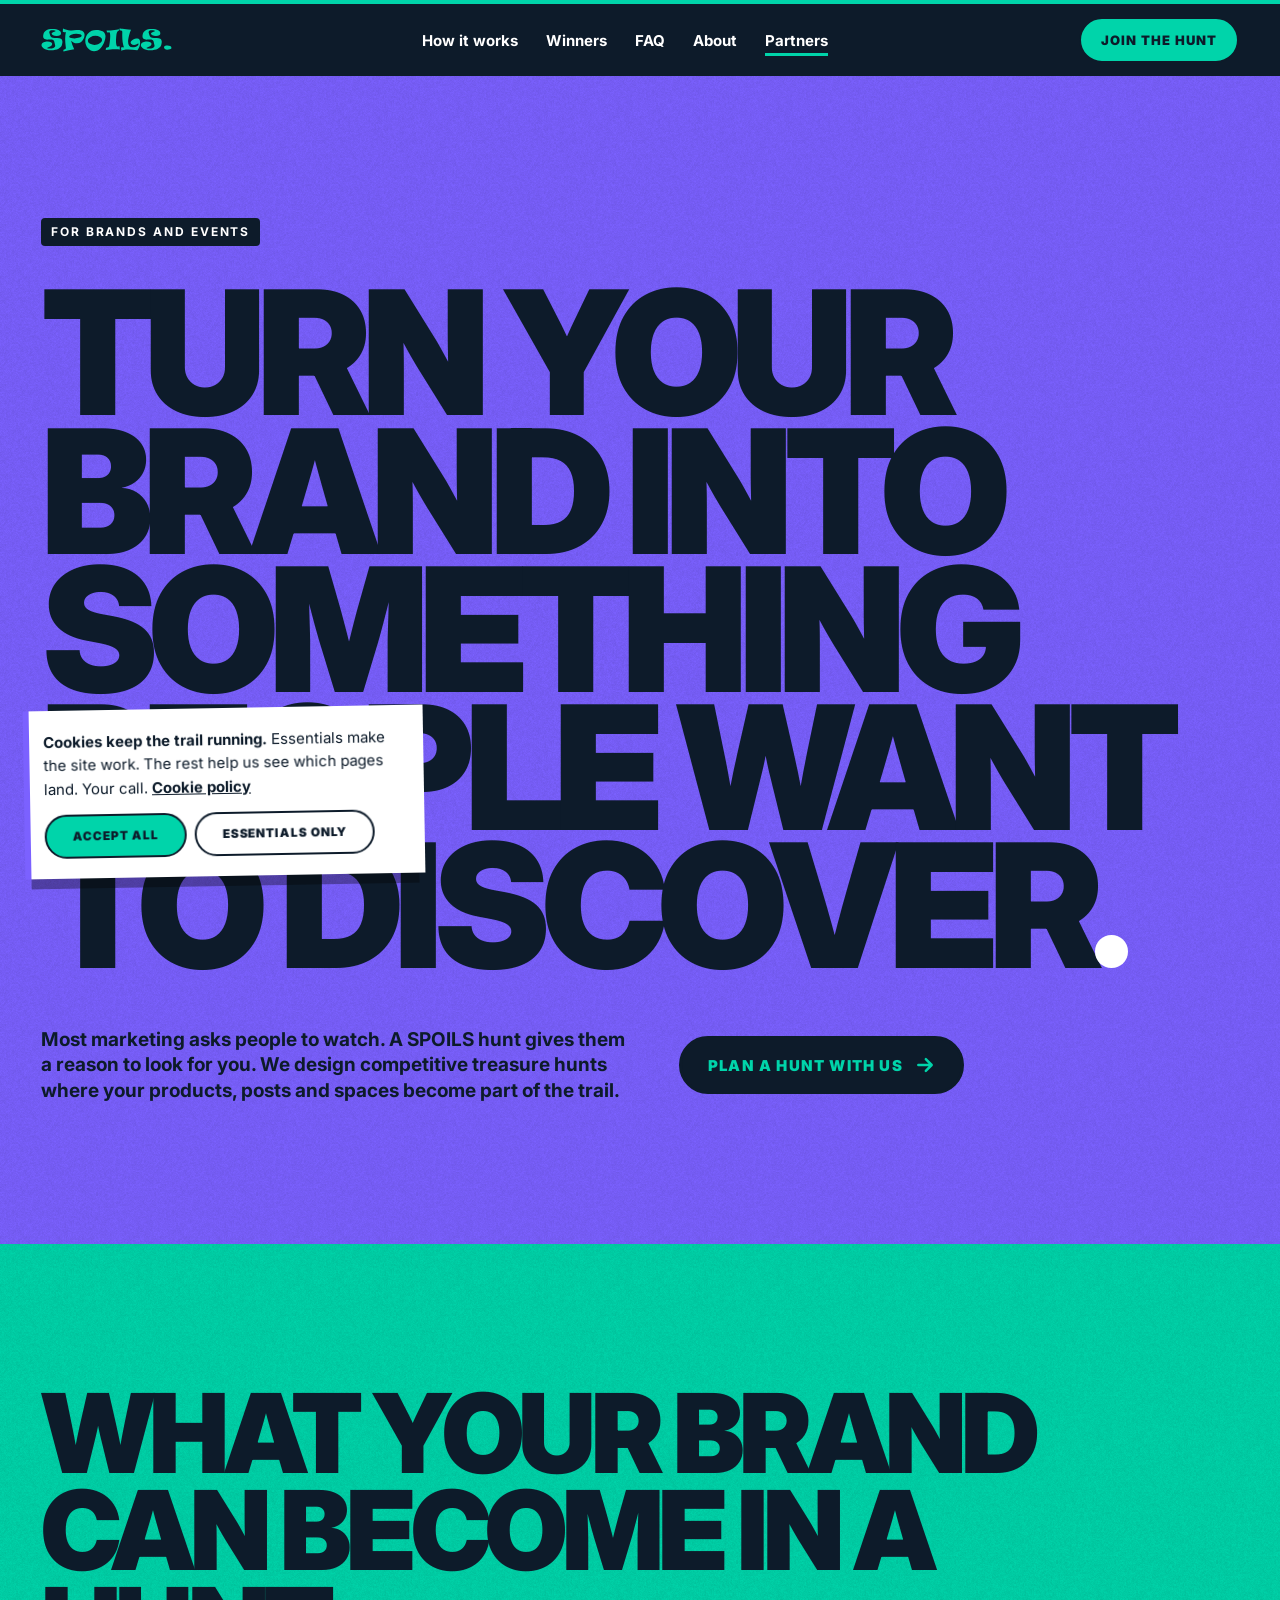
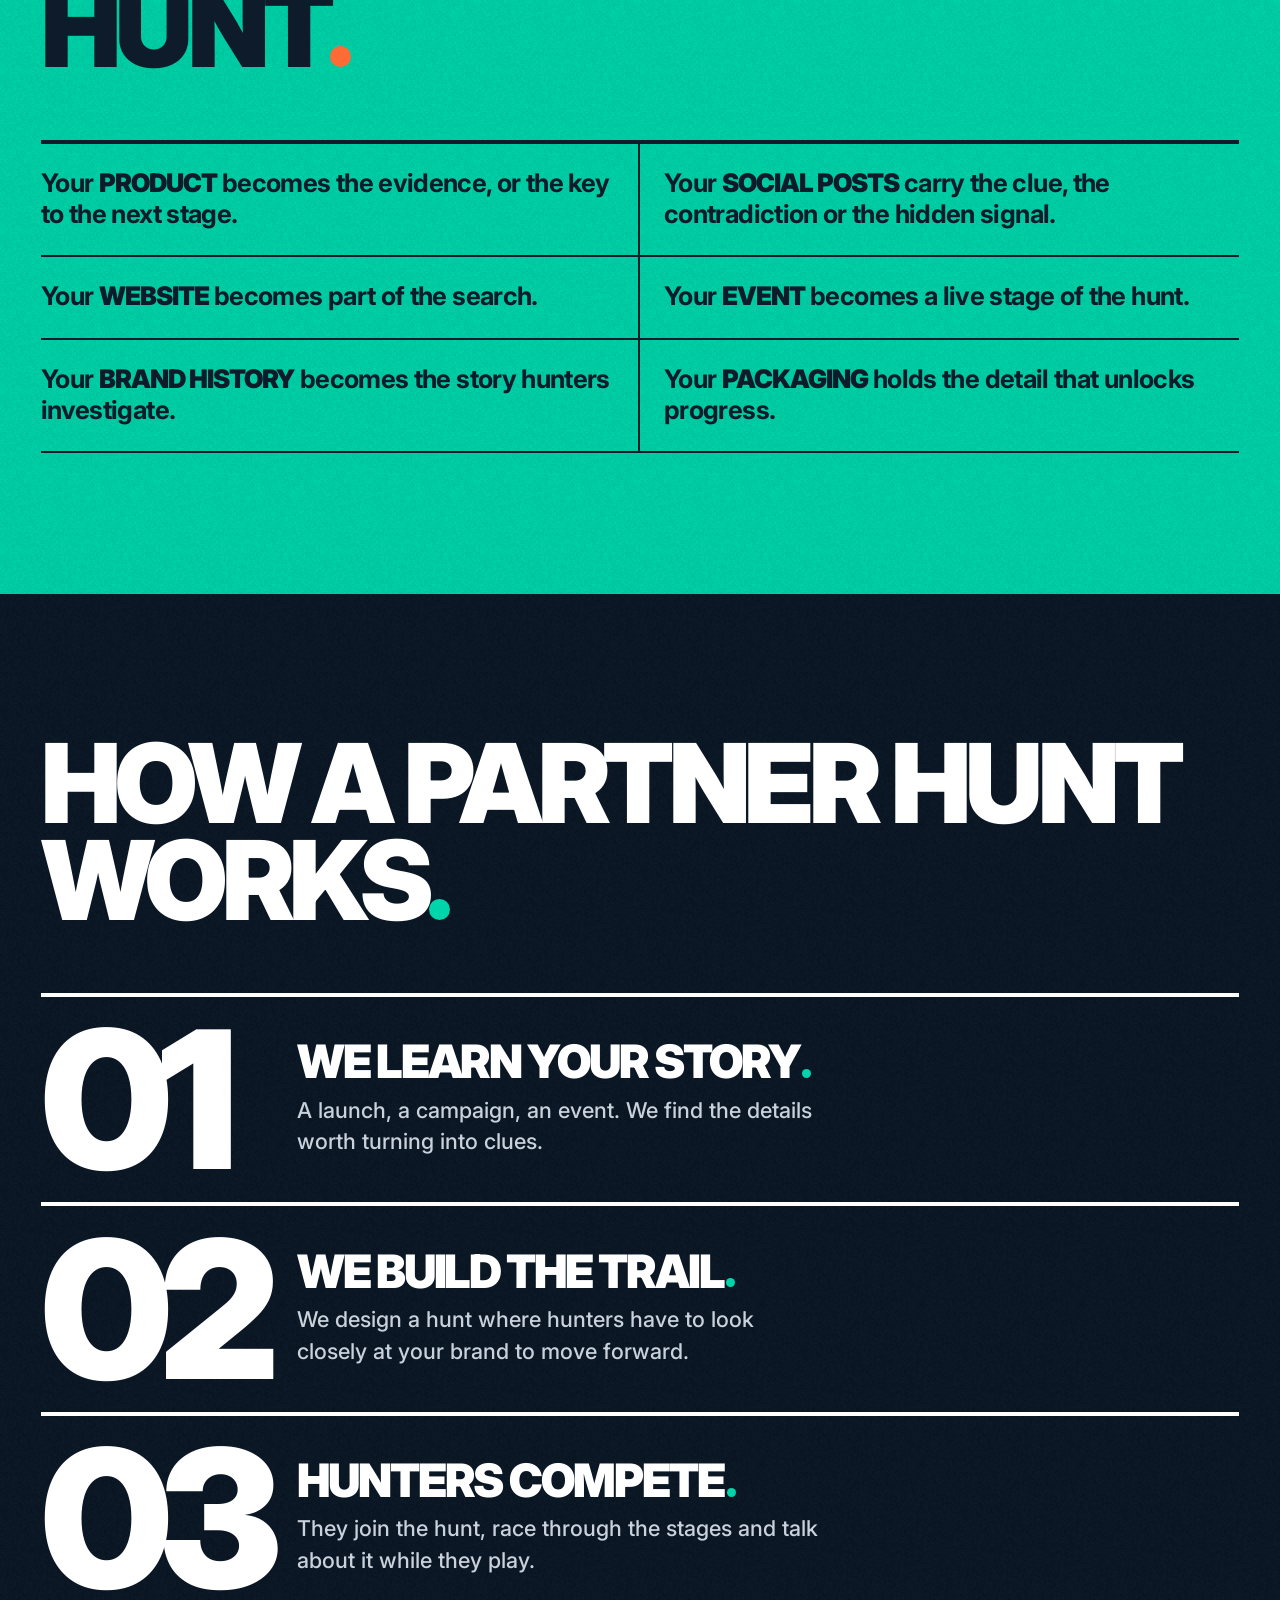
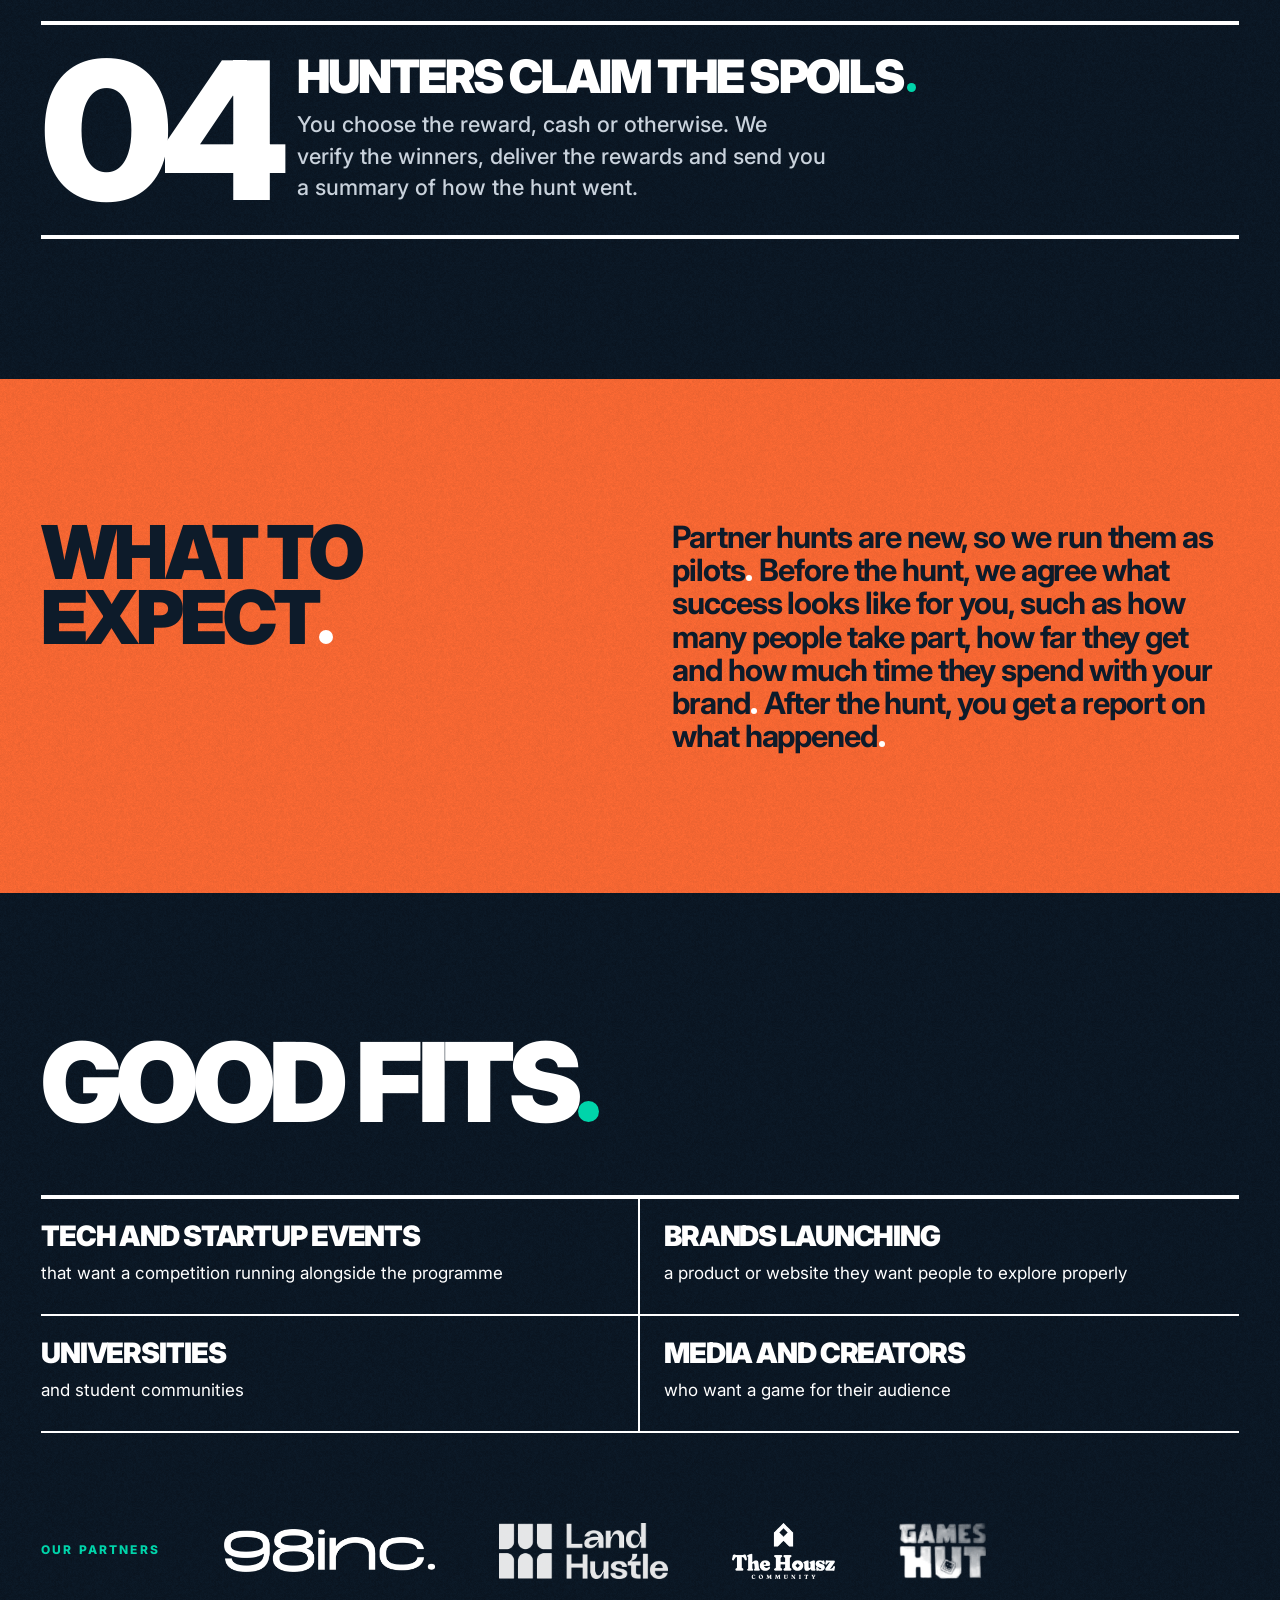
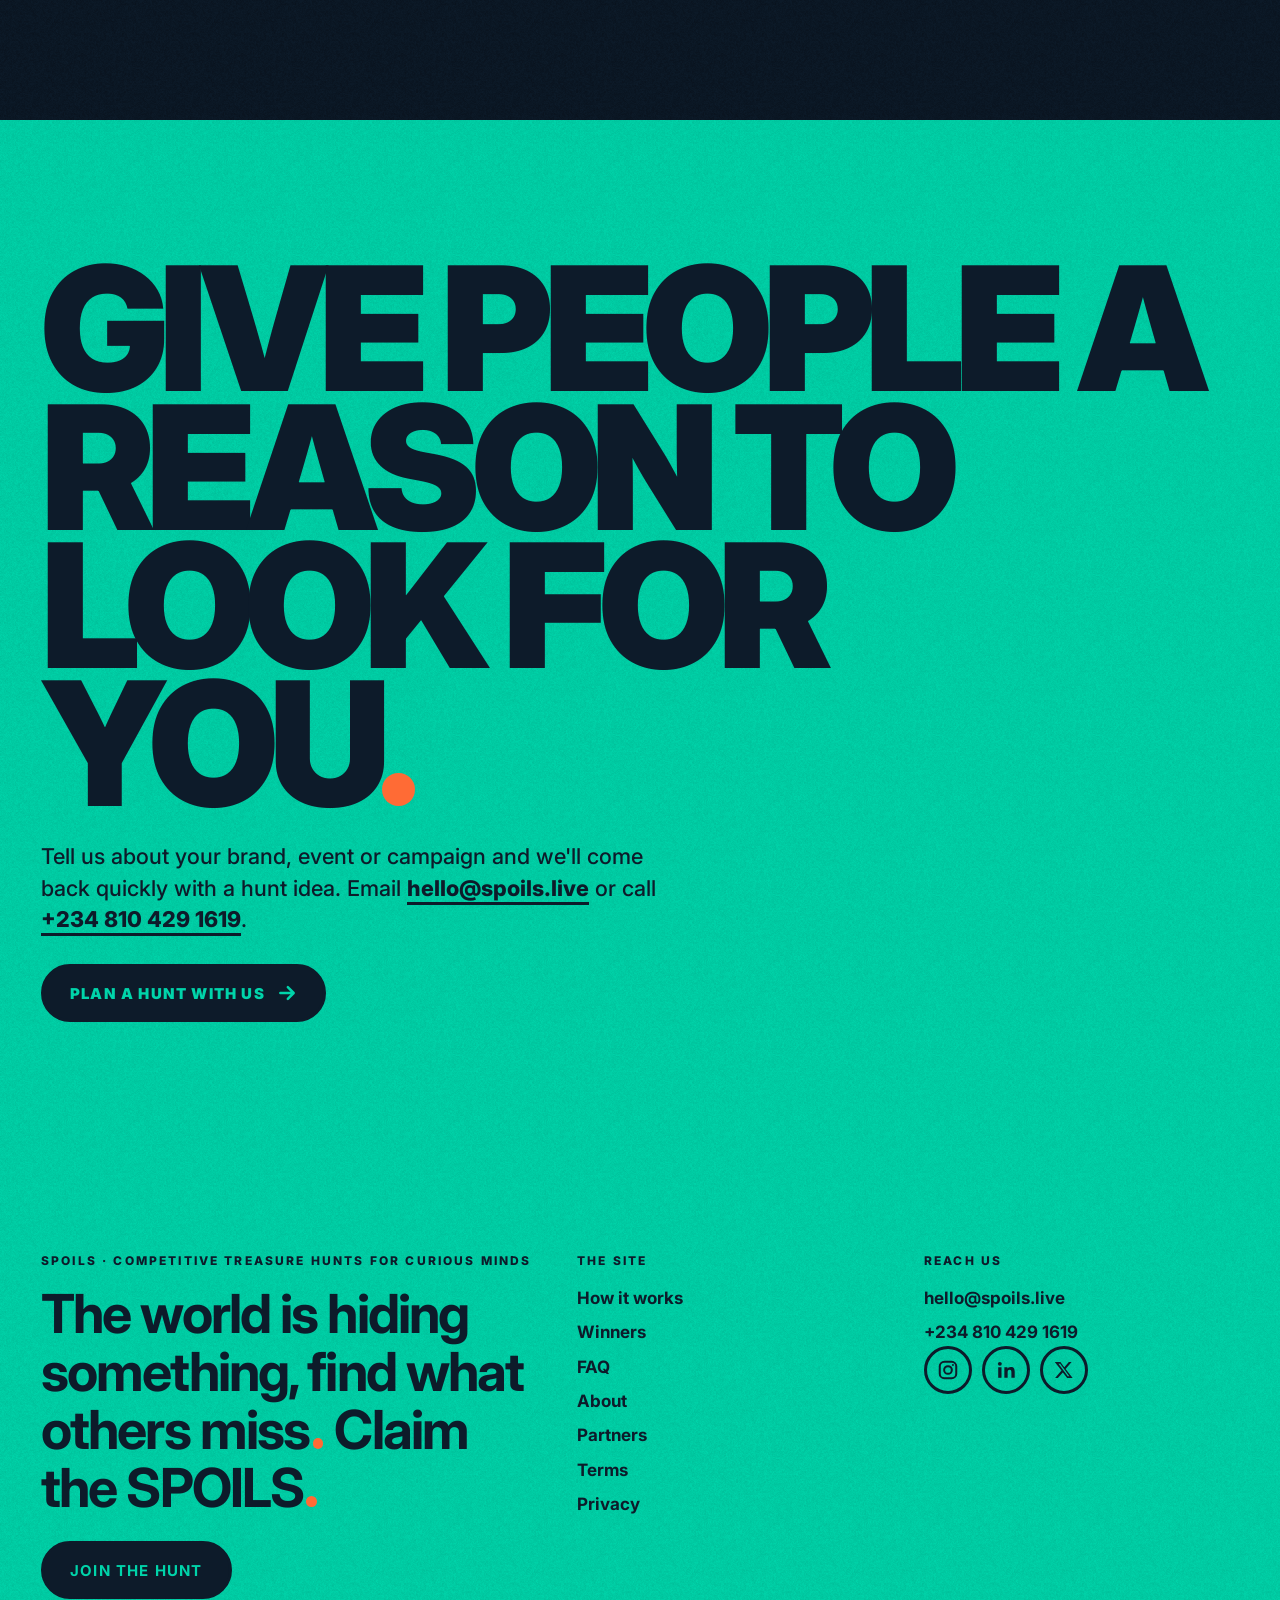
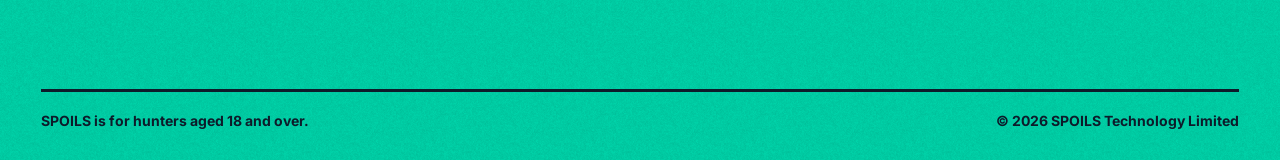
<file: partners.html>
<!doctype html>
<html lang="en-NG" class="no-js">
<head>
<meta charset="utf-8">
<!-- Google tag (gtag.js) -->
<script async src="https://www.googletagmanager.com/gtag/js?id=G-V093291MSD"></script>
<script>window.dataLayer=window.dataLayer||[];function gtag(){dataLayer.push(arguments);}var spc=null;try{spc=localStorage.getItem('spoils_v2_cookies')}catch(e){}gtag('consent','default',{analytics_storage:spc==='all'?'granted':'denied',ad_storage:'denied'});gtag('js',new Date());gtag('config','G-V093291MSD');</script>

<meta name="viewport" content="width=device-width, initial-scale=1, viewport-fit=cover">
<title>Branded treasure hunts with SPOILS</title>
<meta name="description" content="Turn your brand into something people want to discover. SPOILS designs competitive treasure hunts around your products, posts and events.">
<meta name="theme-color" content="#0D1B2A">
<link rel="canonical" href="https://www.spoils.live/partners">
<link rel="icon" href="assets/favicon.svg" type="image/svg+xml">
<meta property="og:type" content="website">
<meta property="og:site_name" content="SPOILS">
<meta property="og:title" content="Branded treasure hunts with SPOILS">
<meta property="og:description" content="Turn your brand into something people want to discover. SPOILS designs competitive treasure hunts around your products, posts and events.">
<meta property="og:url" content="https://www.spoils.live/partners">
<meta property="og:image" content="https://www.spoils.live/assets/og-image.png">
<meta property="og:image:width" content="1200">
<meta property="og:image:height" content="630">
<meta property="og:image:alt" content="SPOILS: The world is hiding something. Find what others miss. Competitive treasure hunts for curious minds.">
<meta name="twitter:card" content="summary_large_image">
<meta name="twitter:site" content="@spoilsapp">
<meta name="twitter:title" content="Branded treasure hunts with SPOILS">
<meta name="twitter:description" content="Turn your brand into something people want to discover. SPOILS designs competitive treasure hunts around your products, posts and events.">
<meta name="twitter:image" content="https://www.spoils.live/assets/og-image.png">
<link rel="preconnect" href="https://fonts.googleapis.com"><link rel="preconnect" href="https://fonts.gstatic.com" crossorigin>
<link href="https://fonts.googleapis.com/css2?family=Inter:ital,wght@0,400;0,500;0,600;0,700;0,800;0,900;1,600&display=swap" rel="stylesheet">
<link rel="stylesheet" href="assets/site.css">
<script type="application/ld+json">{"@context": "https://schema.org", "@type": "Organization", "name": "SPOILS", "legalName": "SPOILS Technology Limited", "url": "https://www.spoils.live", "description": "SPOILS creates digital treasure hunts where you follow clues, solve mysteries and compete for real rewards.", "email": "hello@spoils.live", "telephone": "+2348104291619", "sameAs": ["https://www.instagram.com/spoilsapp", "https://www.linkedin.com/company/spoilsapp", "https://x.com/spoilsapp"], "founder": [{"@type": "Person", "name": "Adegbenro Ogunyale"}, {"@type": "Person", "name": "Stephen Uweh"}]}</script>
</head>
<body>
<a class="skip" href="#main">Skip to content</a>
<div class="toprule" aria-hidden="true"></div>
<header class="hd">
  <div class="in pad max">
    <a class="brand" href="./" aria-label="SPOILS home"><img src="assets/wordmark-emerald.svg" alt="SPOILS" width="160" height="29"></a>
    <nav aria-label="Main"><ul class="nl"><li><a href="how-it-works.html">How it works</a></li><li><a href="winners.html">Winners</a></li><li><a href="faq.html">FAQ</a></li><li><a href="about.html">About</a></li><li><a href="partners.html" aria-current="page">Partners</a></li></ul></nav>
    <div style="display:flex;gap:10px;align-items:center">
      <a class="btn btn-em btn-full" data-register href="https://app.spoils.live">Join the hunt</a>
      <a class="btn btn-em btn-pill" data-register href="https://app.spoils.live">Join</a>
      <button class="mbtn" type="button" aria-expanded="false" aria-controls="menu">Menu</button>
    </div>
  </div>
</header>
<div class="menu" id="menu" role="dialog" aria-modal="true" aria-label="Menu" aria-hidden="true">
  <div class="menu-top"><a href="./"><img src="assets/wordmark-night.svg" alt="SPOILS" width="120" height="22"></a><button class="mbtn menu-close" type="button">Close</button></div>
  <ol><li><a href="how-it-works.html"><span>01</span>How it works</a></li><li><a href="winners.html"><span>02</span>Winners</a></li><li><a href="faq.html"><span>03</span>FAQ</a></li><li><a href="about.html"><span>04</span>About</a></li><li><a href="partners.html" aria-current="page"><span>05</span>Partners</a></li></ol>
  <div class="foot">
    <a class="btn btn-night" data-register href="https://app.spoils.live">Join the hunt <svg class="ar" width="20" height="20" viewBox="0 0 24 24" fill="none" stroke="currentColor" stroke-width="3" stroke-linecap="round" stroke-linejoin="round" aria-hidden="true"><path d="M4 12h15M13 5l7 7-7 7"/></svg></a>
    <a class="btn" data-club href="#">Join the Hunters Club</a>
  </div>
</div>
<main id="main">
<section class="f f-pu sec pad" aria-labelledby="h">
  <div class="max">
    <p class="tag kick">For brands and events</p>
    <h1 id="h" class="poster" style="max-width:12ch">Turn your brand into something people want to discover.</h1>
    <div style="display:flex;flex-wrap:wrap;gap:24px 40px;align-items:center;margin-top:clamp(28px,4vw,56px)">
      <p class="lead" style="margin:0;max-width:46ch">Most marketing asks people to watch. A SPOILS hunt gives them a reason to look for you. We design competitive treasure hunts where your products, posts and spaces become part of the trail.</p>
      <a class="btn btn-night" href="mailto:hello@spoils.live?subject=Plan%20a%20hunt%20with%20SPOILS">Plan a hunt with us <svg class="ar" width="20" height="20" viewBox="0 0 24 24" fill="none" stroke="currentColor" stroke-width="3" stroke-linecap="round" stroke-linejoin="round" aria-hidden="true"><path d="M4 12h15M13 5l7 7-7 7"/></svg></a>
    </div>
  </div>
</section>

<section class="f f-em sec pad" aria-labelledby="become-h">
  <div class="max">
    <h2 id="become-h" class="big" style="max-width:14ch;margin-bottom:clamp(36px,5vw,64px)">What your brand can become in a hunt.</h2>
    <ul class="brandlist">
      <li class="rv">Your <b>product</b> becomes the evidence, or the key to the next stage.</li>
      <li class="rv">Your <b>social posts</b> carry the clue, the contradiction or the hidden signal.</li>
      <li class="rv">Your <b>website</b> becomes part of the search.</li>
      <li class="rv">Your <b>event</b> becomes a live stage of the hunt.</li>
      <li class="rv">Your <b>brand history</b> becomes the story hunters investigate.</li>
      <li class="rv">Your <b>packaging</b> holds the detail that unlocks progress.</li>
    </ul>
  </div>
</section>

<section class="f f-night sec pad" aria-labelledby="look-h">
  <div class="max">
    <h2 id="look-h" class="big" style="margin-bottom:clamp(36px,5vw,64px)">How a partner hunt works.</h2>
    <ol class="steps" style="color:#fff">
      <li class="rv"><div><h3>We learn your story.</h3><p class="lead" style="color:#C9D2DC">A launch, a campaign, an event. We find the details worth turning into clues.</p></div></li>
      <li class="rv"><div><h3>We build the trail.</h3><p class="lead" style="color:#C9D2DC">We design a hunt where hunters have to look closely at your brand to move forward.</p></div></li>
      <li class="rv"><div><h3>Hunters compete.</h3><p class="lead" style="color:#C9D2DC">They join the hunt, race through the stages and talk about it while they play.</p></div></li>
      <li class="rv"><div><h3>Hunters claim the SPOILS.</h3><p class="lead" style="color:#C9D2DC">You choose the reward, cash or otherwise. We verify the winners, deliver the rewards and send you a summary of how the hunt went.</p></div></li>
    </ol>
  </div>
</section>

<section class="f f-or sec pad" aria-labelledby="expect-h">
  <div class="max cols" style="align-items:start">
    <h2 id="expect-h" class="big">What to expect.</h2>
    <p class="say rv" style="font-size:clamp(22px,2.4vw,34px)">Partner hunts are new, so we run them as pilots. Before the hunt, we agree what success looks like for you, such as how many people take part, how far they get and how much time they spend with your brand. After the hunt, you get a report on what happened.</p>
  </div>
</section>

<section class="f f-night sec pad" aria-labelledby="fits-h">
  <div class="max">
    <h2 id="fits-h" class="big" style="margin-bottom:clamp(36px,5vw,64px)">Good fits.</h2>
    <ul class="rules two" style="color:#fff">
      <li><b>Tech and startup events</b>that want a competition running alongside the programme</li>
      <li><b>Brands launching</b>a product or website they want people to explore properly</li>
      <li><b>Universities</b>and student communities</li>
      <li><b>Media and creators</b>who want a game for their audience</li>
    </ul>
    <div class="logos" style="margin-top:clamp(56px,7vw,96px)">
      <span class="tag" style="color:var(--emerald)">Our partners</span>
      <img src="assets/logo-98inc.png" alt="98inc." width="224" height="46" loading="lazy">
      <img class="t" src="assets/logo-landhustle.png" alt="Land Hustle" width="180" height="60" loading="lazy">
      <img class="t" src="assets/logo-housz.png" alt="The Housz Community" width="110" height="60" loading="lazy">
      <img class="t" src="assets/logo-gameshut.png" alt="Games Hut" width="93" height="60" loading="lazy">
    </div>
  </div>
</section>

<section class="f f-em sec pad" aria-labelledby="final-h">
  <div class="max">
    <h2 id="final-h" class="poster" style="max-width:10ch">Give people a reason to look for you.</h2>
    <p class="lead" style="margin:28px 0;max-width:46ch">Tell us about your brand, event or campaign and we'll come back quickly with a hunt idea. Email <a class="ln" href="mailto:hello@spoils.live">hello@spoils.live</a> or call <a class="ln" href="tel:+2348104291619">+234 810 429 1619</a>.</p>
    <a class="btn btn-night" href="mailto:hello@spoils.live?subject=Plan%20a%20hunt%20with%20SPOILS">Plan a hunt with us <svg class="ar" width="20" height="20" viewBox="0 0 24 24" fill="none" stroke="currentColor" stroke-width="3" stroke-linecap="round" stroke-linejoin="round" aria-hidden="true"><path d="M4 12h15M13 5l7 7-7 7"/></svg></a>
  </div>
</section>

</main>
<footer class="ft f f-em">
  <div class="pad max">
    <div class="ft-grid">
      <div>
        <p class="tag" style="margin-bottom:14px">SPOILS · Competitive treasure hunts for curious minds</p>
        <p class="say" style="max-width:16ch;margin-bottom:24px">The world is hiding something, find what others miss. Claim the SPOILS.</p>
        <a class="btn btn-night" data-register href="https://app.spoils.live">Join the hunt</a>
      </div>
      <div><p class="tag" style="margin-bottom:14px">The site</p>
        <ul><li><a href="how-it-works.html">How it works</a></li><li><a href="winners.html">Winners</a></li><li><a href="faq.html">FAQ</a></li><li><a href="about.html">About</a></li><li><a href="partners.html">Partners</a></li><li><a href="legal.html">Terms</a></li><li><a href="legal.html#privacy">Privacy</a></li></ul></div>
      <div><p class="tag" style="margin-bottom:14px">Reach us</p>
        <ul><li><a href="mailto:hello@spoils.live">hello@spoils.live</a></li><li><a href="tel:+2348104291619">+234 810 429 1619</a></li></ul>
        <ul class="social" aria-label="SPOILS on social media">
  <li><a href="https://www.instagram.com/spoilsapp" rel="noopener" aria-label="SPOILS on Instagram (@spoilsapp)"><svg viewBox="0 0 24 24" width="22" height="22" fill="none" stroke="currentColor" stroke-width="2.2" aria-hidden="true"><rect x="3" y="3" width="18" height="18" rx="5"/><circle cx="12" cy="12" r="4.2"/><circle cx="17.4" cy="6.6" r="1.1" fill="currentColor" stroke="none"/></svg></a></li>
  <li><a href="https://www.linkedin.com/company/spoilsapp" rel="noopener" aria-label="SPOILS on LinkedIn (@spoilsapp)"><svg viewBox="0 0 24 24" width="22" height="22" fill="currentColor" aria-hidden="true"><rect x="3.5" y="9" width="3.6" height="11.5"/><circle cx="5.3" cy="5.3" r="2.1"/><path d="M10.2 9h3.4v1.6c.5-.9 1.8-1.9 3.7-1.9 3.6 0 4.2 2.3 4.2 5.4v6.4h-3.6v-5.7c0-1.4 0-3.1-1.9-3.1s-2.2 1.5-2.2 3v5.8h-3.6z"/></svg></a></li>
  <li><a href="https://x.com/spoilsapp" rel="noopener" aria-label="SPOILS on X (@spoilsapp)"><svg viewBox="0 0 24 24" width="20" height="20" fill="currentColor" aria-hidden="true"><path d="M17.8 2.5h3.3l-7.2 8.2 8.5 10.8h-6.6l-5.2-6.6-6 6.6H1.3l7.7-8.8L.9 2.5h6.8l4.7 6.1zm-1.2 17h1.8L7.4 4.4H5.4z"/></svg></a></li>
</ul>
      </div>
    </div>
    <div class="base"><span>SPOILS is for hunters aged 18 and over.</span><span>© <span data-year>2026</span> SPOILS Technology Limited</span></div>
  </div>
</footer>
<a class="float" data-register href="https://app.spoils.live" aria-label="Join the hunt">Join<br>the<br>hunt</a>
<div class="cookie" role="region" aria-label="Cookie notice">
  <p><b>Cookies keep the trail running.</b> Essentials make the site work. The rest help us see which pages land. Your call. <a href="legal.html#cookies" style="color:inherit;font-weight:700">Cookie policy</a></p>
  <div class="row"><button class="btn btn-em" data-cookie="all" type="button">Accept all</button><button class="btn" data-cookie="essential" type="button">Essentials only</button></div>
</div>
<script src="assets/hunt-data.js"></script>
<script src="assets/site.js"></script>
</body>
</html>
</file>
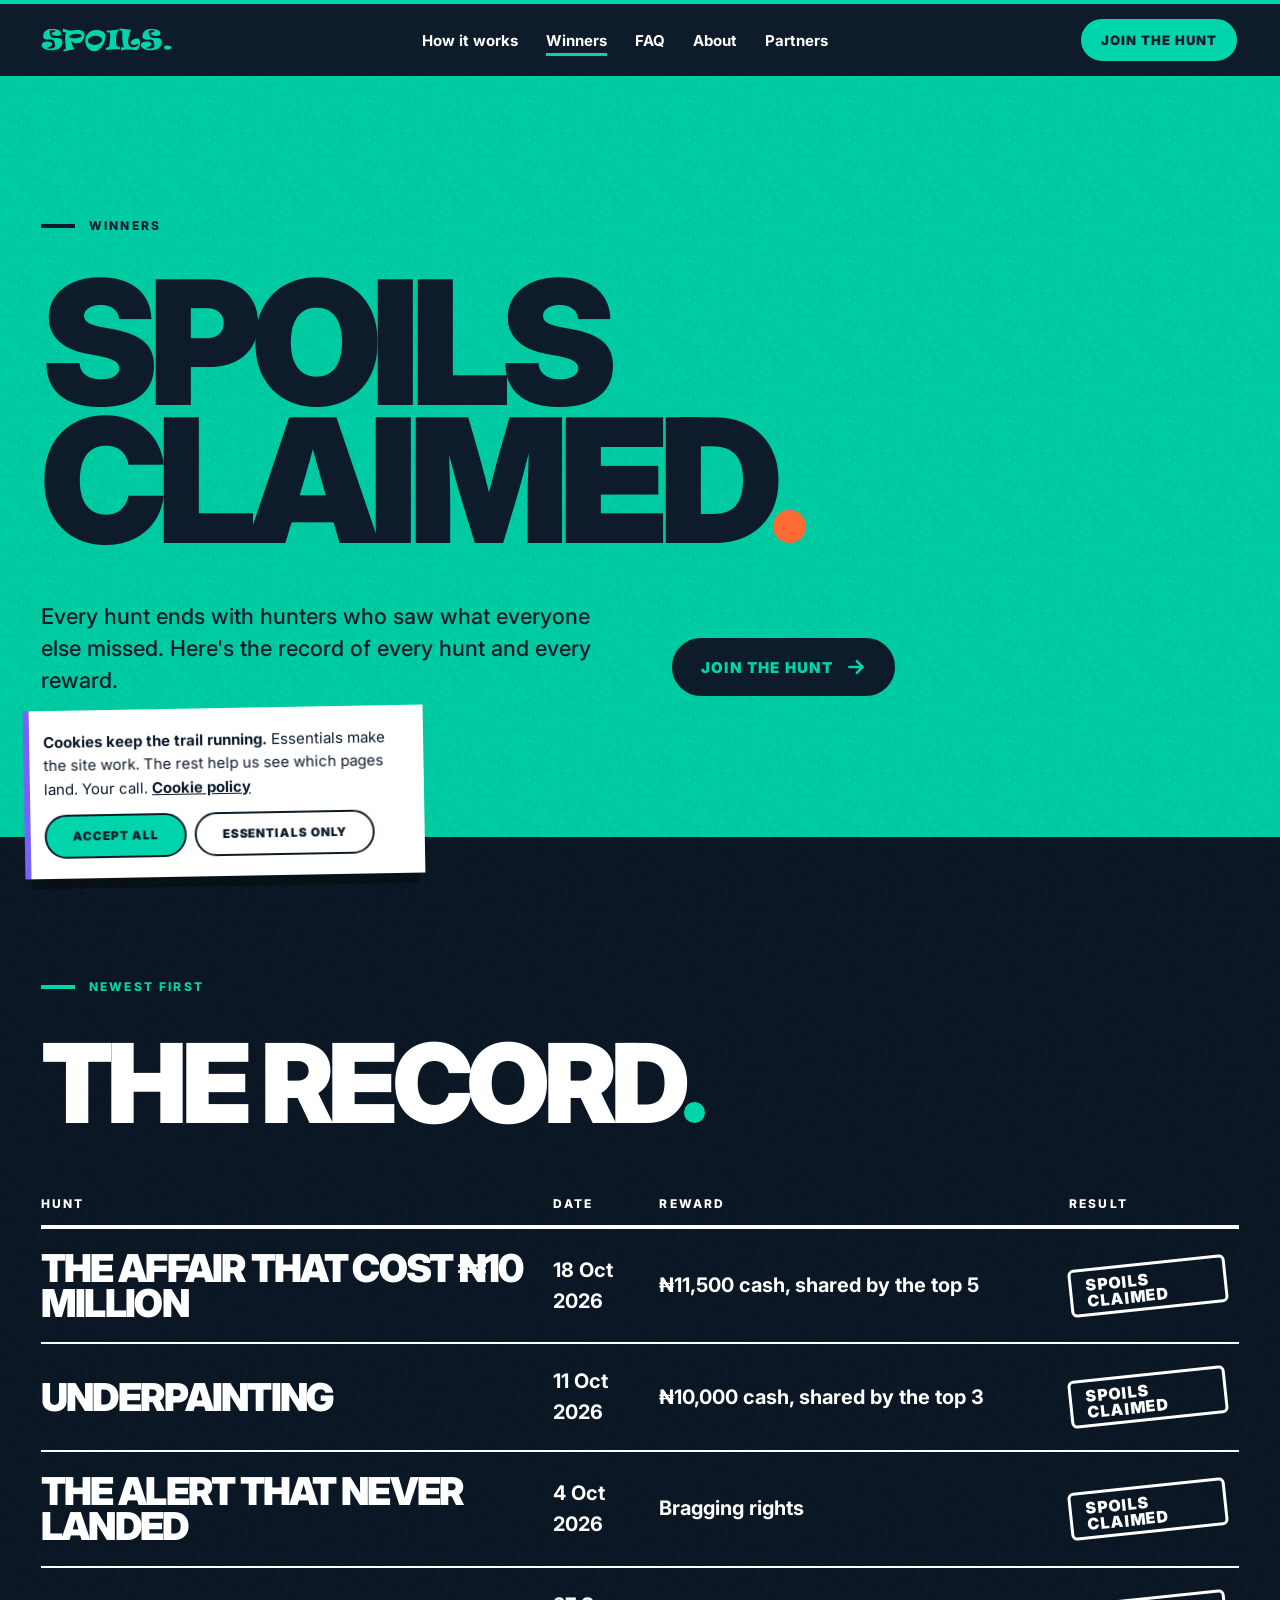
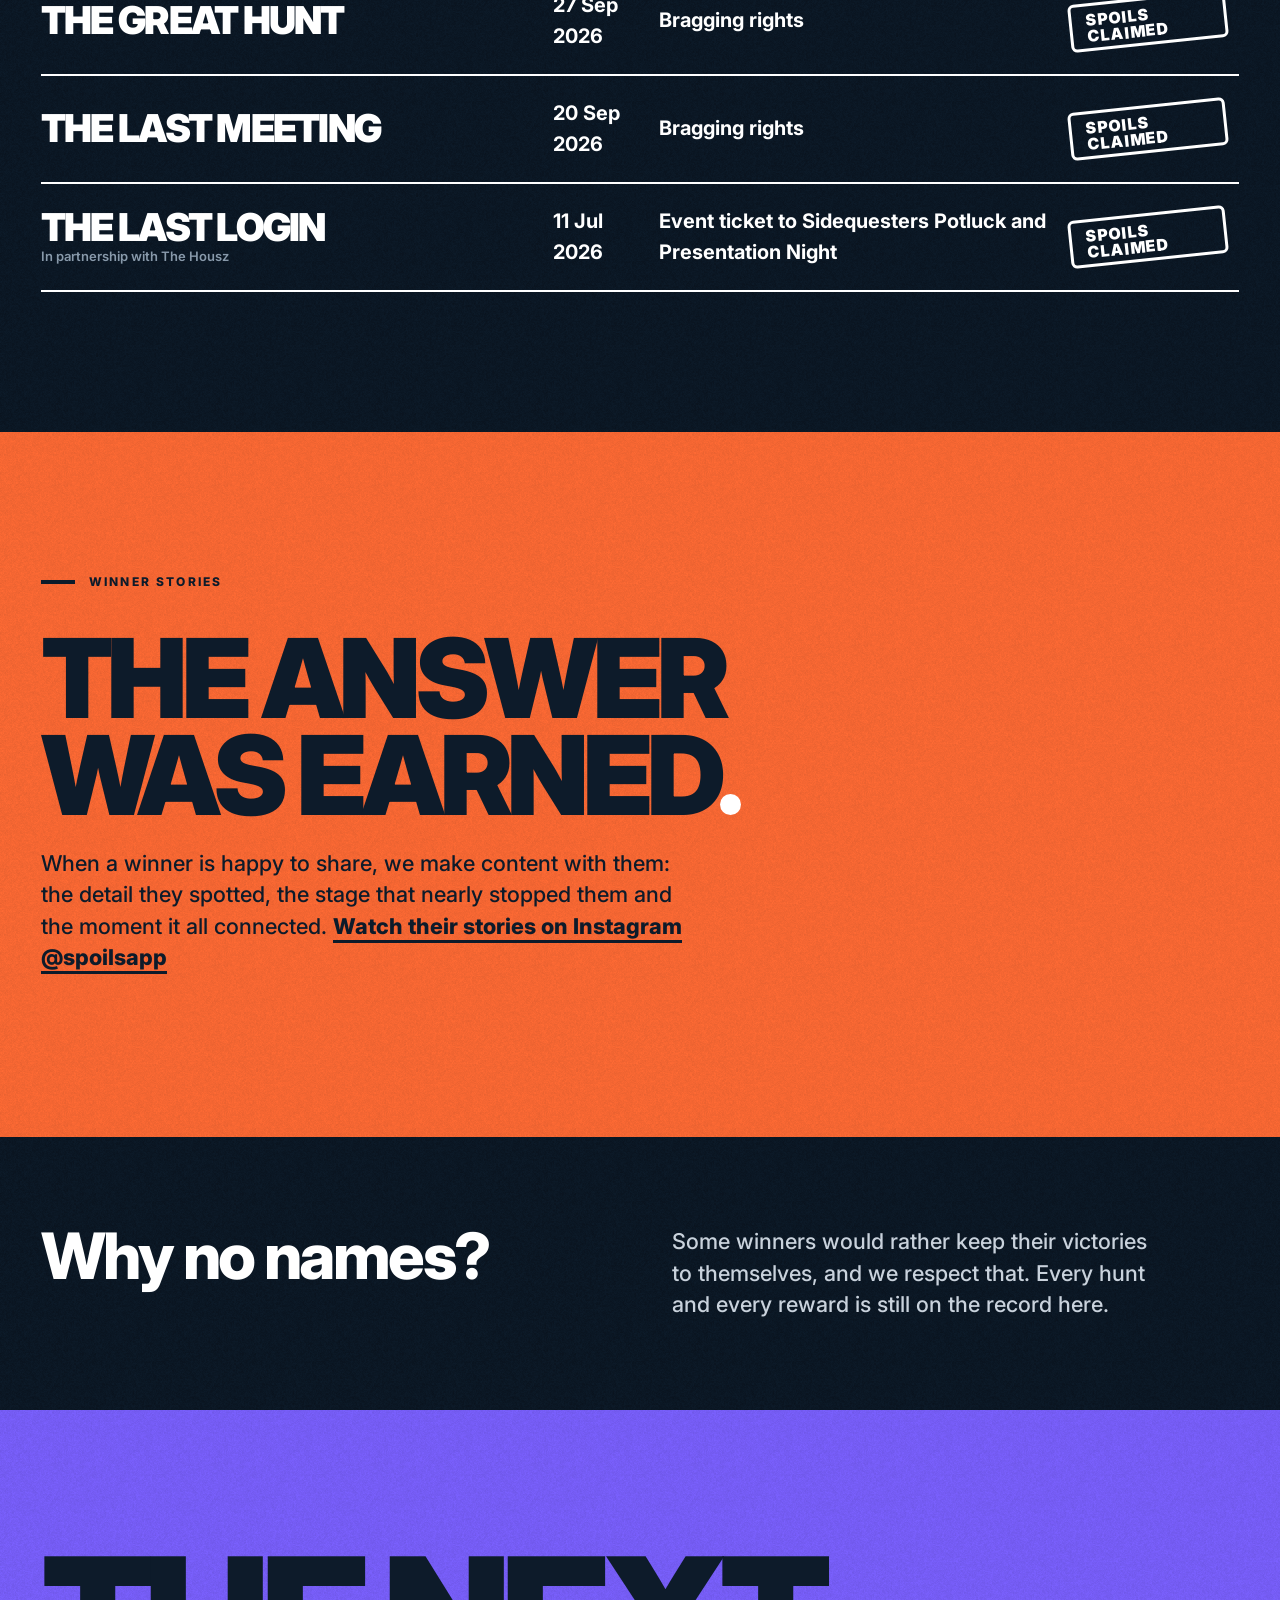
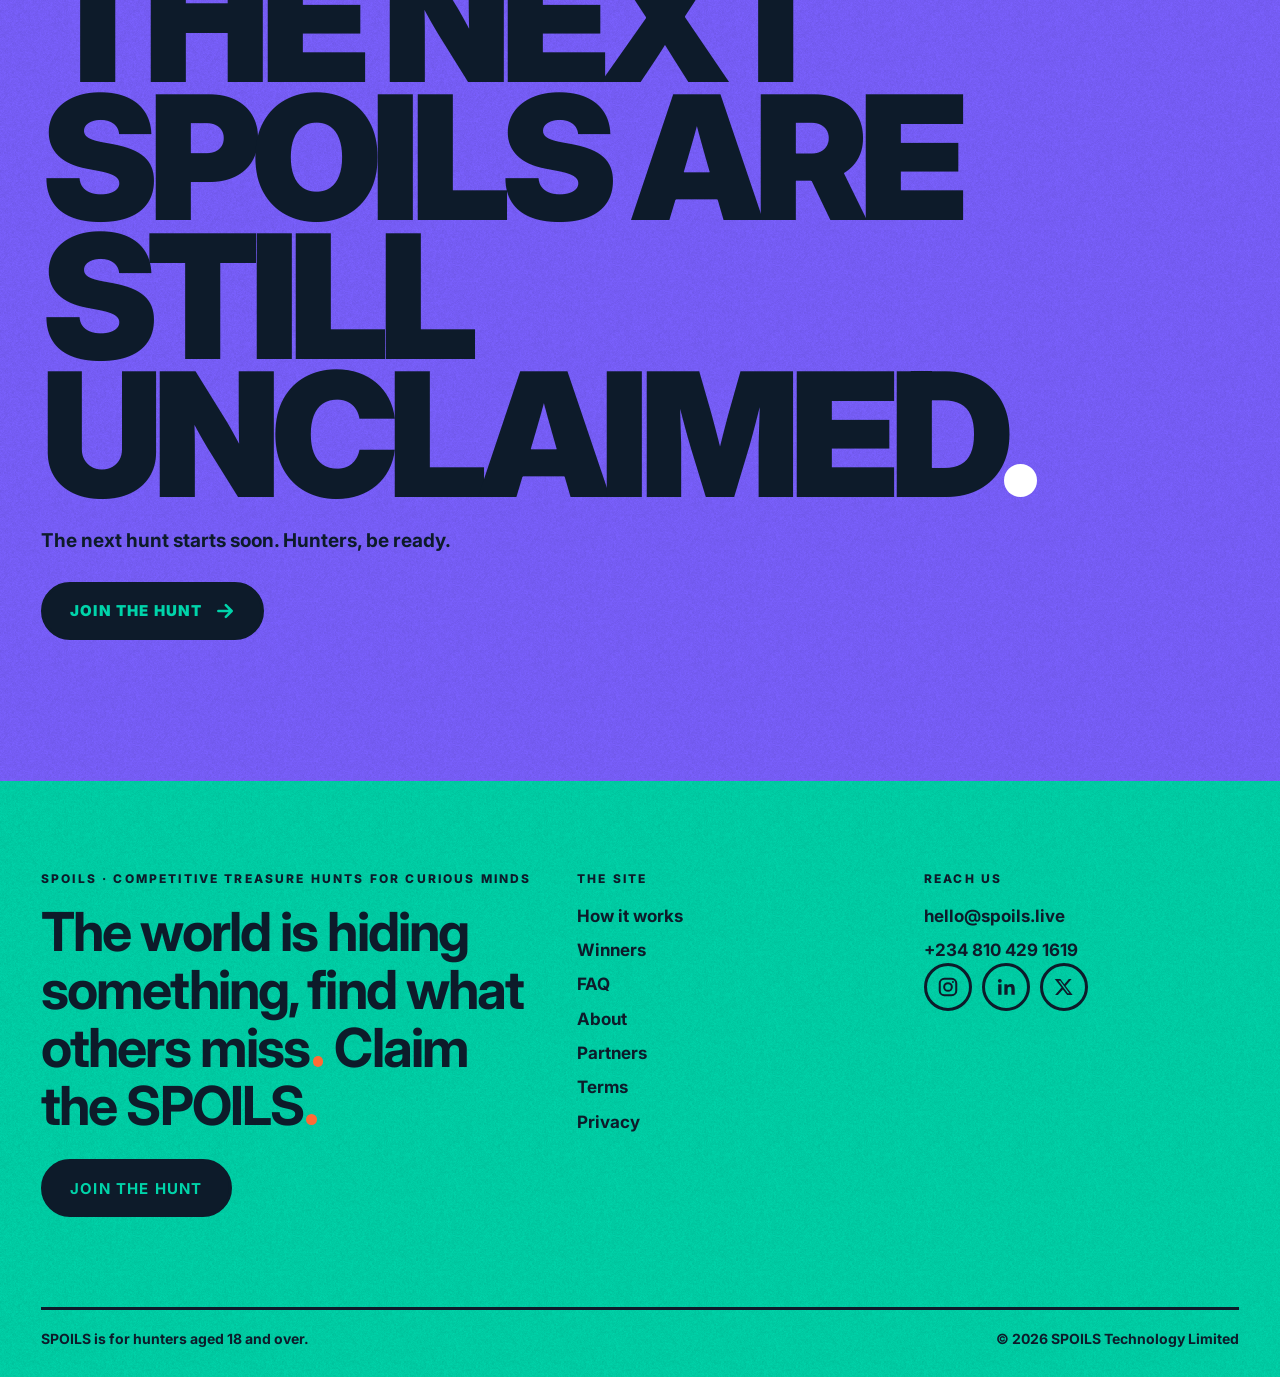
<file: winners.html>
<!doctype html>
<html lang="en-NG" class="no-js">
<head>
<meta charset="utf-8">
<!-- Google tag (gtag.js) -->
<script async src="https://www.googletagmanager.com/gtag/js?id=G-V093291MSD"></script>
<script>window.dataLayer=window.dataLayer||[];function gtag(){dataLayer.push(arguments);}var spc=null;try{spc=localStorage.getItem('spoils_v2_cookies')}catch(e){}gtag('consent','default',{analytics_storage:spc==='all'?'granted':'denied',ad_storage:'denied'});gtag('js',new Date());gtag('config','G-V093291MSD');</script>

<meta name="viewport" content="width=device-width, initial-scale=1, viewport-fit=cover">
<title>SPOILS claimed: every hunt and reward</title>
<meta name="description" content="The record of every SPOILS hunt and the reward claimed, plus stories from winners who chose to share them.">
<meta name="theme-color" content="#0D1B2A">
<link rel="canonical" href="https://www.spoils.live/winners">
<link rel="icon" href="assets/favicon.svg" type="image/svg+xml">
<meta property="og:type" content="website">
<meta property="og:site_name" content="SPOILS">
<meta property="og:title" content="SPOILS claimed: every hunt and reward">
<meta property="og:description" content="The record of every SPOILS hunt and the reward claimed, plus stories from winners who chose to share them.">
<meta property="og:url" content="https://www.spoils.live/winners">
<meta property="og:image" content="https://www.spoils.live/assets/og-image.png">
<meta property="og:image:width" content="1200">
<meta property="og:image:height" content="630">
<meta property="og:image:alt" content="SPOILS: The world is hiding something. Find what others miss. Competitive treasure hunts for curious minds.">
<meta name="twitter:card" content="summary_large_image">
<meta name="twitter:site" content="@spoilsapp">
<meta name="twitter:title" content="SPOILS claimed: every hunt and reward">
<meta name="twitter:description" content="The record of every SPOILS hunt and the reward claimed, plus stories from winners who chose to share them.">
<meta name="twitter:image" content="https://www.spoils.live/assets/og-image.png">
<link rel="preconnect" href="https://fonts.googleapis.com"><link rel="preconnect" href="https://fonts.gstatic.com" crossorigin>
<link href="https://fonts.googleapis.com/css2?family=Inter:ital,wght@0,400;0,500;0,600;0,700;0,800;0,900;1,600&display=swap" rel="stylesheet">
<link rel="stylesheet" href="assets/site.css">
<script type="application/ld+json">{"@context": "https://schema.org", "@type": "Organization", "name": "SPOILS", "legalName": "SPOILS Technology Limited", "url": "https://www.spoils.live", "description": "SPOILS creates digital treasure hunts where you follow clues, solve mysteries and compete for real rewards.", "email": "hello@spoils.live", "telephone": "+2348104291619", "sameAs": ["https://www.instagram.com/spoilsapp", "https://www.linkedin.com/company/spoilsapp", "https://x.com/spoilsapp"], "founder": [{"@type": "Person", "name": "Adegbenro Ogunyale"}, {"@type": "Person", "name": "Stephen Uweh"}]}</script>
</head>
<body>
<a class="skip" href="#main">Skip to content</a>
<div class="toprule" aria-hidden="true"></div>
<header class="hd">
  <div class="in pad max">
    <a class="brand" href="./" aria-label="SPOILS home"><img src="assets/wordmark-emerald.svg" alt="SPOILS" width="160" height="29"></a>
    <nav aria-label="Main"><ul class="nl"><li><a href="how-it-works.html">How it works</a></li><li><a href="winners.html" aria-current="page">Winners</a></li><li><a href="faq.html">FAQ</a></li><li><a href="about.html">About</a></li><li><a href="partners.html">Partners</a></li></ul></nav>
    <div style="display:flex;gap:10px;align-items:center">
      <a class="btn btn-em btn-full" data-register href="https://app.spoils.live">Join the hunt</a>
      <a class="btn btn-em btn-pill" data-register href="https://app.spoils.live">Join</a>
      <button class="mbtn" type="button" aria-expanded="false" aria-controls="menu">Menu</button>
    </div>
  </div>
</header>
<div class="menu" id="menu" role="dialog" aria-modal="true" aria-label="Menu" aria-hidden="true">
  <div class="menu-top"><a href="./"><img src="assets/wordmark-night.svg" alt="SPOILS" width="120" height="22"></a><button class="mbtn menu-close" type="button">Close</button></div>
  <ol><li><a href="how-it-works.html"><span>01</span>How it works</a></li><li><a href="winners.html" aria-current="page"><span>02</span>Winners</a></li><li><a href="faq.html"><span>03</span>FAQ</a></li><li><a href="about.html"><span>04</span>About</a></li><li><a href="partners.html"><span>05</span>Partners</a></li></ol>
  <div class="foot">
    <a class="btn btn-night" data-register href="https://app.spoils.live">Join the hunt <svg class="ar" width="20" height="20" viewBox="0 0 24 24" fill="none" stroke="currentColor" stroke-width="3" stroke-linecap="round" stroke-linejoin="round" aria-hidden="true"><path d="M4 12h15M13 5l7 7-7 7"/></svg></a>
    <a class="btn" data-club href="#">Join the Hunters Club</a>
  </div>
</div>
<main id="main">
<section class="f f-em sec pad" aria-labelledby="h">
  <div class="max">
    <p class="tag kick">Winners</p>
    <h1 id="h" class="poster" style="max-width:9ch">SPOILS claimed.</h1>
    <div class="cols" style="margin-top:clamp(28px,4vw,56px);align-items:end">
      <p class="lead" style="margin:0;max-width:44ch">Every hunt ends with hunters who saw what everyone else missed. Here's the record of every hunt and every reward.</p>
      <div><a class="btn btn-night" data-register href="https://app.spoils.live">Join the hunt <svg class="ar" width="20" height="20" viewBox="0 0 24 24" fill="none" stroke="currentColor" stroke-width="3" stroke-linecap="round" stroke-linejoin="round" aria-hidden="true"><path d="M4 12h15M13 5l7 7-7 7"/></svg></a></div>
    </div>
  </div>
</section>

<section class="f f-night sec pad" aria-labelledby="rec-h">
  <div class="max">
    <p class="tag kick" style="color:var(--emerald)">Newest first</p>
    <h2 id="rec-h" class="big" style="margin-bottom:clamp(32px,4vw,56px)">The record.</h2>
    <table class="record">
      <caption class="sr-only">Every hunt and its reward, one row per hunt</caption>
      <thead><tr><th scope="col">Hunt</th><th scope="col">Date</th><th scope="col">Reward</th><th scope="col">Result</th></tr></thead>
      <tbody data-past="table"></tbody>
    </table>
  </div>
</section>

<section class="f f-or sec pad" aria-labelledby="stories-h">
  <div class="max">
    <p class="tag kick">Winner stories</p>
    <h2 id="stories-h" class="big" style="max-width:12ch">The answer was earned.</h2>
    <p class="lead" style="margin-top:24px;max-width:46ch">When a winner is happy to share, we make content with them: the detail they spotted, the stage that nearly stopped them and the moment it all connected. <a class="ln" href="https://www.instagram.com/spoilsapp" rel="noopener">Watch their stories on Instagram @spoilsapp</a></p>

  </div>
</section>

<section class="f f-night sec-s pad" aria-labelledby="names-h">
  <div class="max cols">
    <h2 id="names-h" class="mid">Why no names?</h2>
    <p class="lead" style="margin:0;color:#C9D2DC">Some winners would rather keep their victories to themselves, and we respect that. Every hunt and every reward is still on the record here.</p>
  </div>
</section>

<section class="f f-pu sec pad" aria-labelledby="final-h">
  <div class="max">
    <h2 id="final-h" class="poster" style="max-width:11ch">The next SPOILS are still unclaimed.</h2>
    <p class="lead" style="margin:24px 0 28px" data-if-nohunt>The next hunt starts soon. Hunters, be ready.</p><p class="lead" style="margin:24px 0 28px" data-if-hunt hidden><span data-hunt="name"></span> opens <span data-hunt="dateLabel"></span> at <span data-hunt="timeLabel"></span>.</p>
    <a class="btn btn-night" data-register href="https://app.spoils.live">Join the hunt <svg class="ar" width="20" height="20" viewBox="0 0 24 24" fill="none" stroke="currentColor" stroke-width="3" stroke-linecap="round" stroke-linejoin="round" aria-hidden="true"><path d="M4 12h15M13 5l7 7-7 7"/></svg></a>
  </div>
</section>

</main>
<footer class="ft f f-em">
  <div class="pad max">
    <div class="ft-grid">
      <div>
        <p class="tag" style="margin-bottom:14px">SPOILS · Competitive treasure hunts for curious minds</p>
        <p class="say" style="max-width:16ch;margin-bottom:24px">The world is hiding something, find what others miss. Claim the SPOILS.</p>
        <a class="btn btn-night" data-register href="https://app.spoils.live">Join the hunt</a>
      </div>
      <div><p class="tag" style="margin-bottom:14px">The site</p>
        <ul><li><a href="how-it-works.html">How it works</a></li><li><a href="winners.html">Winners</a></li><li><a href="faq.html">FAQ</a></li><li><a href="about.html">About</a></li><li><a href="partners.html">Partners</a></li><li><a href="legal.html">Terms</a></li><li><a href="legal.html#privacy">Privacy</a></li></ul></div>
      <div><p class="tag" style="margin-bottom:14px">Reach us</p>
        <ul><li><a href="mailto:hello@spoils.live">hello@spoils.live</a></li><li><a href="tel:+2348104291619">+234 810 429 1619</a></li></ul>
        <ul class="social" aria-label="SPOILS on social media">
  <li><a href="https://www.instagram.com/spoilsapp" rel="noopener" aria-label="SPOILS on Instagram (@spoilsapp)"><svg viewBox="0 0 24 24" width="22" height="22" fill="none" stroke="currentColor" stroke-width="2.2" aria-hidden="true"><rect x="3" y="3" width="18" height="18" rx="5"/><circle cx="12" cy="12" r="4.2"/><circle cx="17.4" cy="6.6" r="1.1" fill="currentColor" stroke="none"/></svg></a></li>
  <li><a href="https://www.linkedin.com/company/spoilsapp" rel="noopener" aria-label="SPOILS on LinkedIn (@spoilsapp)"><svg viewBox="0 0 24 24" width="22" height="22" fill="currentColor" aria-hidden="true"><rect x="3.5" y="9" width="3.6" height="11.5"/><circle cx="5.3" cy="5.3" r="2.1"/><path d="M10.2 9h3.4v1.6c.5-.9 1.8-1.9 3.7-1.9 3.6 0 4.2 2.3 4.2 5.4v6.4h-3.6v-5.7c0-1.4 0-3.1-1.9-3.1s-2.2 1.5-2.2 3v5.8h-3.6z"/></svg></a></li>
  <li><a href="https://x.com/spoilsapp" rel="noopener" aria-label="SPOILS on X (@spoilsapp)"><svg viewBox="0 0 24 24" width="20" height="20" fill="currentColor" aria-hidden="true"><path d="M17.8 2.5h3.3l-7.2 8.2 8.5 10.8h-6.6l-5.2-6.6-6 6.6H1.3l7.7-8.8L.9 2.5h6.8l4.7 6.1zm-1.2 17h1.8L7.4 4.4H5.4z"/></svg></a></li>
</ul>
      </div>
    </div>
    <div class="base"><span>SPOILS is for hunters aged 18 and over.</span><span>© <span data-year>2026</span> SPOILS Technology Limited</span></div>
  </div>
</footer>
<a class="float" data-register href="https://app.spoils.live" aria-label="Join the hunt">Join<br>the<br>hunt</a>
<div class="cookie" role="region" aria-label="Cookie notice">
  <p><b>Cookies keep the trail running.</b> Essentials make the site work. The rest help us see which pages land. Your call. <a href="legal.html#cookies" style="color:inherit;font-weight:700">Cookie policy</a></p>
  <div class="row"><button class="btn btn-em" data-cookie="all" type="button">Accept all</button><button class="btn" data-cookie="essential" type="button">Essentials only</button></div>
</div>
<script src="assets/hunt-data.js"></script>
<script src="assets/site.js"></script>
</body>
</html>
</file>
<file: assets/site.css>
/* SPOILS. Website — Version 2 (Old Brand · Mini Brand Guide v1.0)
   Direction: "Posted on the wall." Flat colour fields, the wordmark as the hero graphic,
   heavy cramped Inter, and physical hunt material: stickers, tickets, stamps, tape, scribbles. */
:root{
  --night:#0D1B2A; --emerald:#00D4AA; --purple:#7B61FF; --orange:#FF6B35; --surface:#142233;
  --border:#1E3045; --muted:#8899AA; --white:#fff;
  --font:"Inter",system-ui,-apple-system,"Segoe UI",Roboto,Arial,sans-serif;
  --ease:cubic-bezier(.2,.8,.2,1);
  --g:clamp(16px,3.2vw,48px);
  --grain:url("data:image/svg+xml,%3Csvg xmlns='http://www.w3.org/2000/svg' width='220' height='220'%3E%3Cfilter id='n'%3E%3CfeTurbulence type='fractalNoise' baseFrequency='.85' numOctaves='3' stitchTiles='stitch'/%3E%3CfeColorMatrix values='0 0 0 0 0 0 0 0 0 0 0 0 0 0 0 0 0 0 .55 0'/%3E%3C/filter%3E%3Crect width='100%25' height='100%25' filter='url(%23n)'/%3E%3C/svg%3E");
  color-scheme:dark;
}
*,*::before,*::after{box-sizing:border-box}
html{-webkit-text-size-adjust:100%;scroll-behavior:smooth}
body{margin:0;background:var(--night);color:#fff;font:400 17px/1.55 var(--font);-webkit-font-smoothing:antialiased;overflow-x:hidden}
img,svg{display:block;max-width:100%}
a{color:inherit}
p{margin:0 0 1em}
h1,h2,h3{margin:0;font-weight:800}
:focus-visible{outline:3px solid currentColor;outline-offset:3px}
.sr-only{position:absolute!important;width:1px;height:1px;overflow:hidden;clip:rect(0 0 0 0);white-space:nowrap}
.skip{position:absolute;left:12px;top:-60px;z-index:100;background:var(--emerald);color:var(--night);padding:10px 14px;font-weight:800;text-decoration:none}
.skip:focus{top:12px}
.pad{padding-left:var(--g);padding-right:var(--g)}
.max{max-width:1440px;margin:0 auto}

/* ---------- colour fields (the guide's approved backgrounds) ---------- */
.f{position:relative;isolation:isolate;overflow:hidden}
.f::after{content:"";position:absolute;inset:0;background:var(--grain);opacity:.16;mix-blend-mode:multiply;pointer-events:none;z-index:-1}
.f-night{background:var(--night);color:#fff}
.f-night::after{opacity:.5;mix-blend-mode:overlay}
.f-em{background:var(--emerald);color:var(--night)}
.f-or{background:var(--orange);color:var(--night)}
/* Purple: Night/white text only at large sizes (4.1–4.2:1) */
.f-pu{background:var(--purple);color:var(--night)}

/* ---------- type ---------- */
.poster{font-weight:900;text-transform:uppercase;letter-spacing:-.055em;line-height:.8;font-size:clamp(56px,13.5vw,232px);margin:0}
.big{font-weight:900;letter-spacing:-.05em;line-height:.88;font-size:clamp(44px,8.6vw,148px);text-transform:uppercase;margin:0}
.mid{font-weight:800;letter-spacing:-.04em;line-height:.95;font-size:clamp(34px,5vw,80px);margin:0}
.say{font-weight:700;letter-spacing:-.035em;line-height:1.08;font-size:clamp(28px,4.2vw,64px);margin:0}
.lead{font-size:clamp(19px,1.7vw,24px);line-height:1.45;font-weight:500;max-width:34ch}
.f-pu .lead,.f-pu p{font-weight:700;font-size:clamp(20px,1.8vw,24px);line-height:1.35}
.tag{font-size:12px;font-weight:800;letter-spacing:.18em;text-transform:uppercase}
.num{font-variant-numeric:tabular-nums}
.ital{font-style:italic;font-weight:600;letter-spacing:-.02em}

/* ---------- buttons ---------- */
.btn{display:inline-flex;align-items:center;justify-content:center;gap:12px;min-height:58px;padding:0 26px;border:3px solid currentColor;
  font:900 15px/1 var(--font);letter-spacing:.08em;text-transform:uppercase;text-decoration:none;cursor:pointer;border-radius:999px;
  transition:transform .2s var(--ease),box-shadow .2s var(--ease);background:transparent;color:inherit}
.btn:hover{transform:translate(-3px,-3px);box-shadow:5px 5px 0 currentColor}
.btn:active{transform:none;box-shadow:none}
.btn-em{background:var(--emerald);color:var(--night);border-color:var(--night)}
.btn-em:hover{box-shadow:5px 5px 0 var(--night)}
.btn-night{background:var(--night);color:var(--emerald);border-color:var(--night)}
.btn-night:hover{box-shadow:5px 5px 0 #0D1B2A66}
.f-night .btn-em{border-color:var(--emerald)}
.f-night .btn-em:hover{box-shadow:5px 5px 0 var(--orange)}
.btn[disabled]{opacity:.45;cursor:not-allowed;transform:none;box-shadow:none}
.btn .ar{transition:transform .2s var(--ease)}
.btn:hover .ar{transform:translateX(4px)}
.ln{font-weight:800;text-decoration:none;border-bottom:3px solid currentColor;padding-bottom:1px}
.ln:hover{border-bottom-style:dotted}

/* placeholder chips (content still to supply) */
.ph{display:inline;border:2px dashed currentColor;padding:0 .2em;border-radius:.15em;opacity:.85;white-space:nowrap}

/* ---------- header ---------- */
.toprule{height:4px;background:var(--emerald)}
.hd{background:var(--night);position:relative;z-index:40}
.hd .in{display:flex;align-items:center;justify-content:space-between;gap:16px;height:72px}
.brand img{height:24px;width:auto}
.nl{display:flex;gap:28px;list-style:none;margin:0;padding:0}
.nl a{text-decoration:none;font-weight:700;font-size:15px;color:#fff;padding:6px 0;border-bottom:3px solid transparent}
.nl a:hover,.nl a[aria-current=page]{border-color:var(--emerald)}
.hd .btn{min-height:46px;padding:0 20px;font-size:13px;border-width:2px}
.mbtn{display:none;background:none;border:2px solid #fff;color:#fff;border-radius:999px;height:42px;padding:0 16px;font:900 12px var(--font);letter-spacing:.12em;text-transform:uppercase;cursor:pointer}
@media (max-width:980px){.nl,.hd .btn-full{display:none}.mbtn{display:inline-flex;align-items:center}.hd .in{height:62px}.brand img{height:20px}}
.hd .btn-pill{display:none}
@media (max-width:980px){.hd .btn-pill{display:inline-flex;min-height:42px;padding:0 16px}}
@media (max-width:380px){.hd .btn-pill{display:none}}

.menu{position:fixed;inset:0;z-index:90;background:var(--emerald);color:var(--night);display:flex;flex-direction:column;padding:0 var(--g) 24px;
  clip-path:circle(0 at calc(100% - 50px) 34px);transition:clip-path .6s var(--ease);visibility:hidden}
.menu.open{clip-path:circle(150% at calc(100% - 50px) 34px);visibility:visible}
.menu-top{display:flex;justify-content:space-between;align-items:center;height:66px}
.menu-top img{height:20px;width:auto}
.menu .mbtn{display:inline-flex;align-items:center;border-color:var(--night);color:var(--night)}
.menu ol{list-style:none;margin:10px 0 0;padding:0}
.menu ol a{display:flex;align-items:baseline;gap:14px;text-decoration:none;font-weight:900;text-transform:uppercase;letter-spacing:-.05em;
  font-size:clamp(40px,11vw,72px);line-height:1;padding:8px 0}
.menu ol a span{font-size:13px;letter-spacing:.1em;font-weight:800}
.menu ol a[aria-current=page]{text-decoration:underline;text-decoration-thickness:5px;text-underline-offset:6px}
.menu .foot{margin-top:auto;display:grid;gap:10px}
.menu .foot .btn{width:100%}

/* ---------- hero ---------- */
.hero{padding-top:clamp(24px,4vw,48px);padding-bottom:clamp(40px,6vw,80px);min-height:calc(100svh - 76px);display:flex;flex-direction:column}
.hero .wm{width:100%;height:auto;margin:0 0 clamp(18px,3vw,40px)}
.hero .poster{font-size:clamp(52px,10.4vw,184px);margin-top:auto}
.hero-row{display:grid;grid-template-columns:minmax(0,1fr) auto clamp(120px,13vw,180px);gap:clamp(20px,4vw,56px);align-items:center;margin-top:clamp(28px,4vw,56px)}
.hero .sticker{position:relative;width:100%}
.hero .ctas{display:flex;flex-wrap:wrap;gap:12px}
@media (max-width:860px){.hero-row{grid-template-columns:minmax(0,1fr) 120px}.hero-cta{grid-column:1/-1;grid-row:2}.hero{min-height:0}}
@media (max-width:600px){.mark{white-space:normal}.mark svg{display:none}.mark{background:linear-gradient(transparent 62%,var(--orange) 62%,var(--orange) 90%,transparent 90%)}}
@media (max-width:520px){.hero .ctas .btn{width:100%}}

/* scribble circle */
.mark{position:relative;display:inline-block;white-space:nowrap}
.mark svg{position:absolute;left:-6%;top:-14%;width:112%;height:128%;overflow:visible;pointer-events:none}
.mark path{fill:none;stroke:var(--orange);stroke-width:7;stroke-linecap:round;stroke-dasharray:1400;stroke-dashoffset:1400;animation:draw 1.3s .5s var(--ease) forwards}
.f-night .mark path{stroke:var(--emerald)}
@keyframes draw{to{stroke-dashoffset:0}}

/* round sticker */
.sticker{position:absolute;width:clamp(120px,14vw,190px);aspect-ratio:1;z-index:3;pointer-events:none}
.sticker .disc{width:100%;height:100%;border-radius:50%;background:var(--orange);color:var(--night);display:grid;place-items:center;transform:rotate(-12deg);
  box-shadow:0 10px 0 #0D1B2A22}
.sticker svg{position:absolute;inset:6%;width:88%;height:88%;animation:spin 22s linear infinite}
.sticker text{font:800 10.5px var(--font);letter-spacing:.2em;text-transform:uppercase;fill:var(--night)}
.sticker b{font-size:clamp(20px,2.4vw,32px);font-weight:900;letter-spacing:-.04em;line-height:.9;text-align:center;text-transform:uppercase}
@keyframes spin{to{transform:rotate(360deg)}}

/* ---------- marquee ---------- */
.marq{overflow:hidden;white-space:nowrap;border-top:3px solid var(--night);border-bottom:3px solid var(--night)}
.marq .track{display:inline-flex;animation:marq 32s linear infinite;padding:14px 0}
.marq span{font-weight:900;text-transform:uppercase;letter-spacing:-.01em;font-size:clamp(18px,2vw,26px);padding-right:1.4em}
.marq i{font-style:normal;padding-right:1.4em}
@keyframes marq{to{transform:translateX(-50%)}}
.marq:hover .track{animation-play-state:paused}

/* ---------- sections ---------- */
.sec{padding-top:clamp(72px,11vw,168px);padding-bottom:clamp(72px,11vw,168px)}
.sec-s{padding-top:clamp(48px,7vw,96px);padding-bottom:clamp(48px,7vw,96px)}
.kick{display:flex;align-items:center;gap:14px;margin-bottom:clamp(24px,3vw,40px)}
.kick::before{content:"";width:34px;height:4px;background:currentColor}
.cols{display:grid;grid-template-columns:minmax(0,1fr) minmax(0,1fr);gap:clamp(28px,5vw,96px);align-items:start}
@media (max-width:860px){.cols{grid-template-columns:minmax(0,1fr)}}

/* redaction reveal */
.redact{position:relative;white-space:normal}
.redact::after{content:"";position:absolute;left:-.08em;right:-.08em;top:.08em;bottom:.02em;background:var(--orange);transform-origin:right;transition:transform .9s .25s var(--ease)}
.in .redact::after,.no-js .redact::after{transform:scaleX(0)}
.hl{background:linear-gradient(transparent 58%,#00D4AA80 58%);padding:0 .06em}

/* warm-up clue note */
.note{background:#fff;color:var(--night);padding:28px 26px 26px;transform:rotate(1.6deg);box-shadow:0 18px 0 -6px #00000040;position:relative;max-width:460px}
.note::before{content:"";position:absolute;top:-16px;left:50%;width:120px;height:32px;background:#7B61FFCC;transform:translateX(-50%) rotate(-4deg)}
.note .tag{color:var(--night)}
.note q{display:block;font-weight:800;font-size:24px;letter-spacing:-.03em;line-height:1.15;margin:12px 0 18px;quotes:"“" "”"}
.note form{display:flex;border:3px solid var(--night);border-radius:999px;overflow:hidden}
.note input{flex:1;min-width:0;border:0;padding:0 18px;height:52px;font:800 16px var(--font);letter-spacing:.08em;text-transform:uppercase;color:var(--night);background:transparent}
.note input::placeholder{color:#55657a;text-transform:none;letter-spacing:0;font-weight:600}
.note input:focus{outline:none;background:#00D4AA22}
.note button{border:0;background:var(--night);color:var(--emerald);font:900 13px var(--font);letter-spacing:.1em;text-transform:uppercase;padding:0 18px;cursor:pointer}
.note button:disabled{background:var(--emerald);color:var(--night)}
.note small{display:block;margin-top:12px;font-size:13px;color:#3d4c5e}
#warm-next{margin-top:14px;font-weight:700}

/* ---------- steps (huge numerals) ---------- */
.steps{list-style:none;margin:0;padding:0;counter-reset:s}
.steps li{display:grid;grid-template-columns:clamp(90px,17vw,280px) minmax(0,1fr);gap:clamp(16px,3vw,48px);align-items:center;border-top:4px solid currentColor;padding:clamp(18px,2.4vw,32px) 0}
.steps li:last-child{border-bottom:4px solid currentColor}
.steps li::before{counter-increment:s;content:counter(s,decimal-leading-zero);font-weight:900;font-size:clamp(80px,15vw,250px);line-height:.75;letter-spacing:-.07em}
.steps h3{font-size:clamp(28px,3.6vw,56px);font-weight:900;text-transform:uppercase;letter-spacing:-.045em;line-height:.9;margin-bottom:12px}
.steps p{margin:0;max-width:38ch}

/* ---------- tickets ---------- */
.tickets{display:grid;grid-template-columns:repeat(3,minmax(0,1fr));gap:clamp(14px,2vw,28px);margin-top:clamp(36px,5vw,72px)}
.tk{--c:var(--emerald);position:relative;background:var(--c);color:var(--night);padding:30px 34px;min-height:clamp(220px,22vw,320px);display:flex;flex-direction:column;justify-content:space-between;
  -webkit-mask:radial-gradient(circle 16px at 0 62%,#0000 97%,#000) left/51% 100% no-repeat,radial-gradient(circle 16px at 100% 62%,#0000 97%,#000) right/51% 100% no-repeat;
          mask:radial-gradient(circle 16px at 0 62%,#0000 97%,#000) left/51% 100% no-repeat,radial-gradient(circle 16px at 100% 62%,#0000 97%,#000) right/51% 100% no-repeat;
  transition:transform .4s var(--ease)}
.tk::before{content:"";position:absolute;left:24px;right:24px;top:62%;border-top:3px dashed #0D1B2A55}
.tk:nth-child(1){--c:var(--night);color:var(--emerald);transform:rotate(-2.5deg)}
.tk:nth-child(1)::before{border-color:#00D4AA66}
.tk:nth-child(2){--c:var(--orange);transform:rotate(1.5deg) translateY(18px)}
.tk:nth-child(3){--c:#fff;transform:rotate(-1deg)}
.tk:hover{transform:rotate(0) translateY(-8px)}
.tk h3{font-size:clamp(34px,3.8vw,60px);font-weight:900;text-transform:uppercase;letter-spacing:-.05em;line-height:.85}
.tk .tag{display:flex;justify-content:space-between}
@media (max-width:820px){.tickets{grid-template-columns:minmax(0,1fr)}.tk:nth-child(2){transform:rotate(1.5deg)}}

/* ---------- claimed poster ---------- */
.claimed{position:relative;border:4px solid currentColor;padding:clamp(22px,3vw,40px);display:grid;gap:8px}
.claimed h3{font-size:clamp(34px,5vw,80px);font-weight:900;text-transform:uppercase;letter-spacing:-.05em;line-height:.85}
.stamp{display:inline-block;border:5px solid currentColor;padding:6px 14px 4px;font-weight:900;text-transform:uppercase;letter-spacing:.06em;font-size:clamp(22px,2.6vw,40px);
  transform:rotate(-9deg);border-radius:6px;line-height:1}
.claimed .stamp{position:absolute;right:-14px;top:-22px;color:var(--orange);background:var(--night);border-color:var(--orange);box-shadow:0 0 0 4px var(--night)}
.f-night .claimed .stamp{background:var(--night)}
@media (max-width:620px){.claimed .stamp{right:-6px}}

/* ---------- evidence wall (real X posts) ---------- */
.wall{display:grid;grid-template-columns:repeat(12,minmax(0,1fr));gap:24px;margin-top:clamp(36px,5vw,72px);align-items:start}
.pin{position:relative;margin:0;background:#000;box-shadow:0 22px 0 -8px #0D1B2A55;transition:transform .4s var(--ease)}
.pin img{width:100%;height:auto}
.pin::before{content:"";position:absolute;top:-14px;left:50%;width:110px;height:30px;background:#7B61FFD9;transform:translateX(-50%) rotate(3deg);z-index:1}
.pin figcaption{position:absolute;bottom:-34px;left:0;font-size:13px;font-weight:800;letter-spacing:.08em;text-transform:uppercase}
.pin:nth-child(1){grid-column:1/span 6;transform:rotate(-2deg)}
.pin:nth-child(2){grid-column:7/span 6;transform:rotate(2deg);margin-top:60px}
.pin:nth-child(3){grid-column:3/span 7;transform:rotate(-1deg);margin-top:40px}
.pin:hover{transform:rotate(0) scale(1.02);z-index:2}
@media (max-width:760px){.wall{grid-template-columns:minmax(0,1fr);gap:56px}.pin:nth-child(n){grid-column:auto;margin-top:0}}
.disclose{margin-top:64px;font-size:14px;font-weight:700}

/* ---------- logos ---------- */
.logos{display:flex;flex-wrap:wrap;align-items:center;gap:clamp(28px,5vw,80px)}
.logos img{height:clamp(30px,3.4vw,46px);width:auto}
.logos img.t{height:clamp(40px,4.4vw,60px)}
.f-em .logos img,.f-or .logos img,.f-pu .logos img{filter:brightness(0) saturate(100%) invert(9%) sepia(24%) saturate(1500%) hue-rotate(178deg) brightness(92%)}

/* ---------- FAQ ---------- */
.qa details{border-top:3px solid currentColor}
.qa details:last-child{border-bottom:3px solid currentColor}
.qa summary{list-style:none;cursor:pointer;display:flex;justify-content:space-between;align-items:center;gap:20px;padding:22px 0;
  font-weight:800;font-size:clamp(20px,2.2vw,30px);letter-spacing:-.03em;line-height:1.15}
.qa summary::-webkit-details-marker{display:none}
.qa summary i{flex:none;width:40px;height:40px;border-radius:50%;border:3px solid currentColor;position:relative;transition:transform .35s var(--ease)}
.qa summary i::before,.qa summary i::after{content:"";position:absolute;left:50%;top:50%;width:14px;height:3px;background:currentColor;translate:-50% -50%}
.qa summary i::after{rotate:90deg}
.qa details[open] summary i{transform:rotate(135deg)}
.qa .a{padding:0 56px 26px 0;max-width:68ch;font-size:18px}
.f-night .qa summary:hover{color:var(--emerald)}
.qa .a .ln{border-bottom-width:2px}

/* ---------- countdown ---------- */
.clock{display:flex;flex-wrap:wrap;gap:clamp(8px,1.4vw,20px);align-items:flex-end}
.clock div{display:grid}
.clock b{font-weight:900;font-size:clamp(60px,11vw,190px);line-height:.8;letter-spacing:-.06em;font-variant-numeric:tabular-nums}
.clock span{font-size:12px;font-weight:800;letter-spacing:.18em;text-transform:uppercase;margin-top:10px}
.clock .sep{font-weight:900;font-size:clamp(40px,7vw,120px);line-height:1;align-self:center;opacity:.5}
.clock.idle b{opacity:.55}

/* ---------- rules ---------- */
.rules{list-style:none;margin:0;padding:0;display:grid;grid-template-columns:repeat(3,minmax(0,1fr));border-top:4px solid currentColor}
.rules li{padding:24px 24px 28px 0;border-bottom:2px solid currentColor}
.rules li:not(:nth-child(3n)){border-right:2px solid currentColor}
.rules li:not(:nth-child(3n+1)){padding-left:24px}
.rules b{display:block;font-size:clamp(22px,2.2vw,32px);font-weight:900;text-transform:uppercase;letter-spacing:-.04em;line-height:.95;margin-bottom:10px}
@media (max-width:860px){.rules{grid-template-columns:minmax(0,1fr)}.rules li{border-right:0!important;padding-left:0!important}}

/* ---------- table ---------- */
.record{width:100%;border-collapse:collapse}
.record th{text-align:left;font-size:12px;font-weight:800;letter-spacing:.18em;text-transform:uppercase;padding:12px 12px 12px 0;border-bottom:4px solid currentColor}
.record td{padding:22px 12px 22px 0;border-bottom:2px solid currentColor;font-weight:700;font-size:20px}
.record td:first-child{font-size:clamp(26px,3vw,44px);font-weight:900;text-transform:uppercase;letter-spacing:-.045em;line-height:.9}
.record .stamp{font-size:16px;border-width:3px;transform:rotate(-6deg)}
@media (max-width:700px){.record thead{display:none}.record,.record tbody,.record tr,.record td{display:block}
  .record tr{border-bottom:3px solid currentColor;padding:16px 0}.record td{border:0;padding:4px 0;display:flex;justify-content:space-between;gap:12px}
  .record td::before{content:attr(data-th);font-size:12px;font-weight:800;letter-spacing:.18em;text-transform:uppercase}.record td:first-child::before{display:none}}

/* ---------- people ---------- */
.people{display:grid;grid-template-columns:repeat(2,minmax(0,1fr));gap:clamp(20px,3vw,40px)}
.idcard{background:#fff;color:var(--night);padding:26px;display:grid;grid-template-columns:110px minmax(0,1fr);gap:20px;transform:rotate(-1.2deg);box-shadow:0 18px 0 -6px #00000040}
.idcard:nth-child(2){transform:rotate(1.4deg)}
.idcard .ph-photo{aspect-ratio:3/4;background:repeating-linear-gradient(45deg,#e8ecf0 0 8px,#dfe4ea 8px 16px);display:grid;place-items:center;font-weight:900;font-size:30px;letter-spacing:-.04em}
.idcard h3{font-size:30px;font-weight:900;text-transform:uppercase;letter-spacing:-.045em;line-height:.9;margin:6px 0 10px}
.idcard p{margin:0;font-size:16px}
@media (max-width:760px){.people{grid-template-columns:minmax(0,1fr)}.idcard{grid-template-columns:84px minmax(0,1fr)}}

/* ---------- toast (guide component) ---------- */
.toasts{position:fixed;left:16px;right:16px;bottom:16px;z-index:95;display:grid;gap:8px;justify-items:start;pointer-events:none}
.toast{pointer-events:auto;max-width:440px;padding:16px 20px;border-radius:12px;font-weight:800;font-size:16px;box-shadow:0 16px 0 -6px #00000055;animation:tin .4s var(--ease)}
.toast-ok{background:var(--emerald);color:var(--night)}
.toast-err{background:var(--orange);color:var(--night)}
.toast-info{background:#fff;color:var(--night);box-shadow:inset 6px 0 0 var(--purple),0 16px 0 -6px #00000055}
@keyframes tin{from{opacity:0;transform:translateY(14px) rotate(-2deg)}}
@media (min-width:700px){.toasts{left:24px;bottom:24px;right:auto}}

/* ---------- floating join sticker ---------- */
.float{position:fixed;right:16px;bottom:16px;z-index:60;width:96px;height:96px;border-radius:50%;background:var(--orange);color:var(--night);display:grid;place-items:center;
  text-align:center;font:900 13px/1 var(--font);letter-spacing:.04em;text-transform:uppercase;text-decoration:none;border:3px solid var(--night);
  transform:rotate(-10deg) scale(0);transition:transform .45s var(--ease)}
.float.on{transform:rotate(-10deg) scale(1)}
.float:hover{transform:rotate(0) scale(1.06)}
@media (min-width:900px){.float{width:118px;height:118px;font-size:15px;right:28px;bottom:28px}}

/* ---------- footer ---------- */
.ft{padding-top:clamp(56px,7vw,96px);padding-bottom:28px}
.ft .base{margin-top:clamp(48px,7vw,96px)}
.ft-grid{display:grid;grid-template-columns:1.6fr 1fr 1fr;gap:32px}
.ft-grid ul{list-style:none;margin:0;padding:0;display:grid;gap:8px}
.ft-grid a{text-decoration:none;font-weight:700}
.ft-grid a:hover{text-decoration:underline;text-decoration-thickness:3px}
.ft .base{display:flex;justify-content:space-between;flex-wrap:wrap;gap:12px;border-top:3px solid currentColor;padding-top:18px;font-size:14px;font-weight:700}
@media (max-width:760px){.ft-grid{grid-template-columns:1fr 1fr}.ft-grid>div:first-child{grid-column:1/-1}}

/* ---------- cookie ---------- */
.cookie{position:fixed;z-index:85;left:16px;right:16px;bottom:16px;max-width:400px;background:#fff;color:var(--night);padding:20px;transform:rotate(-1deg);
  box-shadow:0 16px 0 -6px #00000055,inset 6px 0 0 var(--purple);display:none}
.cookie.show{display:block;animation:tin .4s var(--ease)}
.cookie p{margin:0 0 14px;font-size:15px}
.cookie .row{display:flex;gap:8px;flex-wrap:wrap}
.cookie .btn{min-height:44px;font-size:12px;border-width:2px}
@media (min-width:700px){.cookie{left:24px;bottom:24px}}

/* ---------- reveal ---------- */
.rv{opacity:0;transform:translateY(28px);transition:opacity .7s var(--ease),transform .7s var(--ease)}
.rv.in{opacity:1;transform:none}
.no-js .rv{opacity:1;transform:none}
@media (prefers-reduced-motion:reduce){
  html{scroll-behavior:auto}
  *,*::before,*::after{animation-duration:.01ms!important;animation-iteration-count:1!important;transition-duration:.01ms!important;transition-delay:0s!important}
  .rv{opacity:1;transform:none}.mark path{stroke-dashoffset:0}
}

/* ---------- notes page ---------- */
.notes{font-size:17px}
.notes h2{font-size:clamp(28px,3.4vw,48px);font-weight:900;text-transform:uppercase;letter-spacing:-.045em;line-height:.9;margin:72px 0 18px}
.notes h3{font-size:20px;margin:28px 0 8px}
.notes p,.notes li{max-width:78ch}
.notes .tbl{overflow-x:auto}
.notes table{width:100%;border-collapse:collapse;font-size:15px;margin:10px 0 20px}
.notes th,.notes td{text-align:left;vertical-align:top;padding:12px 12px 12px 0;border-bottom:2px solid var(--border)}
.notes th{font-size:12px;letter-spacing:.16em;text-transform:uppercase;color:var(--muted)}
.sw{display:grid;grid-template-columns:repeat(auto-fit,minmax(150px,1fr));gap:10px;margin:14px 0 24px}
.sw div{padding:60px 14px 12px;font-weight:800;font-size:14px}
.f-pu .tag{font-size:19px;letter-spacing:.1em}
.cols-w{grid-template-columns:minmax(0,1.5fr) minmax(0,1fr);align-items:center}
@media (max-width:860px){.cols-w{grid-template-columns:minmax(0,1fr)}}
@media (max-width:600px){.hero .poster{font-size:clamp(36px,11.2vw,60px);line-height:.88}.poster{line-height:.88}}
@media (max-width:860px){.cols[style*="2fr"]{grid-template-columns:minmax(0,1fr)!important}}
.rules.two{grid-template-columns:repeat(2,minmax(0,1fr))}
.rules.two li{border-right:0;padding-left:0}
.rules.two li:nth-child(odd){border-right:2px solid currentColor;padding-right:24px}
.rules.two li:nth-child(even){padding-left:24px}
@media (max-width:860px){.rules.two{grid-template-columns:minmax(0,1fr)}}
.muted{color:var(--muted)}
.poster .ph,.big .ph{white-space:normal}
.social{list-style:none;margin:18px 0 0;padding:0;display:flex;gap:10px}
.social a{width:48px;height:48px;border-radius:50%;border:3px solid currentColor;display:grid;place-items:center;transition:transform .2s var(--ease),background .2s,color .2s}
.social a:hover{background:var(--night);color:var(--emerald);border-color:var(--night);transform:translateY(-3px)}
.hunter-list{list-style:none;margin:0;padding:0;border-top:4px solid currentColor}
.hunter-list li{display:grid;grid-template-columns:clamp(40px,5vw,72px) minmax(0,1fr);gap:clamp(14px,2vw,28px);align-items:center;padding:clamp(16px,2vw,26px) 0;border-bottom:3px solid currentColor;
  font-weight:800;letter-spacing:-.035em;line-height:1.05;font-size:clamp(24px,3.4vw,52px)}
.hunter-list li::before{content:"";width:clamp(34px,4vw,56px);aspect-ratio:1;border:4px solid currentColor;border-radius:8px;
  background:no-repeat center/70% url("data:image/svg+xml,%3Csvg xmlns='http://www.w3.org/2000/svg' viewBox='0 0 24 24' fill='none' stroke='%230D1B2A' stroke-width='3.5' stroke-linecap='round' stroke-linejoin='round'%3E%3Cpath d='M4 12.5l5 5L20 6.5'/%3E%3C/svg%3E");
  background-size:0;transition:background-size .45s var(--ease) .2s}
.hunter-list li.in::before,.no-js .hunter-list li::before{background-size:70%}
.brandlist{list-style:none;margin:0;padding:0;display:grid;grid-template-columns:repeat(2,minmax(0,1fr));border-top:4px solid currentColor}
.brandlist li{padding:24px 24px 26px 0;border-bottom:2px solid currentColor;font-size:clamp(20px,2vw,28px);font-weight:700;letter-spacing:-.025em;line-height:1.2}
.brandlist li:nth-child(odd){border-right:2px solid currentColor}
.brandlist li:nth-child(even){padding-left:24px}
.brandlist b{font-weight:900;text-transform:uppercase;letter-spacing:-.04em}
@media (max-width:760px){.brandlist{grid-template-columns:minmax(0,1fr)}.brandlist li{border-right:0!important;padding-left:0!important}}
.faqcols{grid-template-columns:minmax(0,1fr) minmax(0,2fr)}
@media (max-width:860px){.faqcols{grid-template-columns:minmax(0,1fr)}}
.f-night .social a:hover{background:var(--emerald);color:var(--night);border-color:var(--emerald)}
.ph{white-space:normal}.poster span,.big span{overflow-wrap:anywhere}
.ft-grid ul.social{display:flex;gap:10px}
.marq .ph,.marq span{white-space:nowrap}
.hero .poster{font-size:clamp(44px,8.2vw,150px)}
@media (max-width:600px){.hero .poster{font-size:clamp(36px,10.6vw,60px)}}

/* ===== Round 3: new components ===== */
.hero-in{width:100%;display:flex;flex-direction:column;justify-content:center;flex:1}
.hero .poster{margin:0}
.hero .hero-row{display:flex;flex-wrap:wrap;align-items:center;gap:18px 28px;margin-top:clamp(28px,4vw,56px)}
.hero .ctas{display:flex;flex-wrap:wrap;gap:12px}
.hero-note{margin:0}
.hero .sticker{position:relative;width:clamp(120px,12vw,170px);margin-left:auto;flex:none}
.what{font-size:clamp(22px,2.4vw,34px);line-height:1.22}
.inv{background:var(--night);color:var(--emerald);padding:0 .15em;box-decoration-break:clone;-webkit-box-decoration-break:clone}
.anything{margin-top:clamp(40px,5vw,72px);max-width:24ch;font-size:clamp(26px,3vw,46px)}
.endrow{display:flex;flex-wrap:wrap;gap:20px 32px;align-items:center;margin-top:clamp(28px,4vw,56px)}
.endrow .say{font-size:clamp(24px,2.6vw,38px)}
.btnrow{display:flex;flex-wrap:wrap;gap:12px}
.posters{display:grid;gap:28px}
.claimed .rw{margin:0;font-weight:800;font-size:clamp(17px,1.4vw,20px)}
.claimed .nt{margin:0;font-size:14px;font-weight:600;opacity:.8}
.claimed h3{font-size:clamp(30px,3.6vw,56px)}
.record td small{display:block;font-size:13px;font-weight:600;letter-spacing:0;text-transform:none;margin-top:6px;color:var(--muted)}
.stagger{row-gap:clamp(48px,6vw,96px)}
.stagger>div:nth-child(even){margin-top:clamp(0px,8vw,140px)}
.stagger .lead{margin-top:18px;color:#C9D2DC}
.final{font-size:clamp(52px,11vw,200px);max-width:10ch}
.people{display:grid;grid-template-columns:repeat(2,minmax(0,1fr));gap:clamp(24px,4vw,64px);max-width:1040px}
.polaroid{margin:0;background:#fff;color:var(--night);padding:14px 14px 22px;box-shadow:0 22px 0 -8px #0D1B2A40;position:relative;transform:rotate(-1.6deg);transition:transform .4s var(--ease)}
.polaroid:nth-child(2){transform:rotate(1.8deg);margin-top:48px}
.polaroid:hover{transform:rotate(0)}
.polaroid::before{content:"";position:absolute;top:-14px;left:50%;width:120px;height:30px;background:#7B61FFD9;transform:translateX(-50%) rotate(-3deg);z-index:1}
.polaroid img{width:100%;height:auto;aspect-ratio:4/5;object-fit:cover}
.polaroid figcaption{display:grid;gap:6px;padding-top:16px}
.polaroid .nm{font-weight:900;text-transform:uppercase;letter-spacing:-.045em;line-height:.9;font-size:clamp(26px,2.8vw,40px)}
@media (max-width:900px){.float{display:none}}

/* ===== Mobile pass (phones first: most hunters browse here) ===== */
@media (max-width:600px){
  :root{--g:20px}
  body{font-size:16px}
  .sec{padding-top:64px;padding-bottom:64px}
  .sec-s{padding-top:40px;padding-bottom:40px}
  .kick{margin-bottom:18px;gap:10px}
  .kick::before{width:22px;height:3px}
  .tag{font-size:11px;letter-spacing:.14em;line-height:1.45}
  .poster{font-size:clamp(40px,12.2vw,52px);line-height:.9;letter-spacing:-.045em}
  .big{font-size:clamp(36px,10.4vw,44px);line-height:.92;letter-spacing:-.045em}
  .mid{font-size:30px;line-height:1}
  .say{font-size:24px;line-height:1.18;letter-spacing:-.03em}
  .lead{font-size:17px;line-height:1.5}
  .f-pu .lead,.f-pu p{font-size:18px}
  .f-pu .tag{font-size:13px}
  .btn{min-height:54px;padding:0 22px;font-size:14px;width:100%}
  .hd .btn,.mbtn,.menu .btn{width:auto}
  .menu .foot .btn{width:100%}
  .cols{gap:28px}

  /* hero */
  .hero{min-height:calc(100svh - 66px);padding-top:28px;padding-bottom:36px}
  .hero .poster{font-size:clamp(40px,11.6vw,50px)}
  .hero .hero-row{flex-direction:column;align-items:stretch;gap:14px;margin-top:28px}
  .hero .ctas{flex-direction:column}
  .hero .sticker{position:absolute;right:-6px;top:-4px;width:92px;margin:0}
  .hero .sticker b{font-size:15px}
  .hero .sticker text{font-size:12px}
  .hero-in{position:relative;justify-content:flex-end}
  .hero .kick{padding-right:100px}
  .mark{background:linear-gradient(transparent 62%,var(--orange) 62%,var(--orange) 88%,transparent 88%)}

  .marq span{font-size:16px}
  .marq .track{padding:12px 0}

  /* warm-up note */
  .note{padding:24px 18px 20px;transform:rotate(.8deg)}
  .note q{font-size:20px}
  .note input{height:50px;padding:0 14px;font-size:15px}
  .note button{padding:0 14px}

  /* steps: numeral above text */
  .steps li{grid-template-columns:1fr;gap:6px;padding:22px 0 24px;align-items:start}
  .steps li::before{font-size:64px;line-height:.85}
  .steps h3{font-size:26px;margin-bottom:8px}
  .steps p{font-size:16px}

  .stagger{row-gap:40px}
  .stagger>div:nth-child(even){margin-top:0}
  .stagger .lead{margin-top:10px}

  .hunter-list li{font-size:21px;line-height:1.15;grid-template-columns:34px 1fr;gap:14px;padding:16px 0}
  .hunter-list li::before{width:30px;border-width:3px;border-radius:6px}
  .endrow{gap:16px}
  .endrow .say{font-size:22px}

  .tickets{gap:14px;margin-top:28px}
  .tk{min-height:150px;padding:20px 24px}
  .tk h3{font-size:38px}
  .anything{font-size:22px;margin-top:28px}

  .claimed{padding:20px 18px}
  .claimed h3{font-size:28px}
  .stamp{font-size:15px;border-width:3px;padding:5px 10px 3px}
  .claimed .stamp{right:-4px;top:-16px}
  .posters{gap:24px}

  .wall{gap:52px;margin-top:32px}
  .pin::before{width:84px;height:24px;top:-12px}
  .disclose{margin-top:48px}

  .logos{gap:22px 28px}
  .logos img{height:26px}.logos img.t{height:36px}

  .qa summary{font-size:19px;padding:18px 0}
  .qa summary i{width:34px;height:34px;border-width:2px}
  .qa .a{padding:0 0 20px;font-size:16px}

  .rules li{padding:18px 0 20px!important}
  .rules b{font-size:22px}
  .rules.two li:nth-child(odd){border-right:0}
  .record td{font-size:16px}
  .record td:first-child{font-size:24px}

  .clock b{font-size:56px}
  .clock .sep{font-size:32px}

  .people{grid-template-columns:1fr;gap:40px;max-width:340px}
  .polaroid:nth-child(2){margin-top:0}

  .ft{padding-top:48px}
  .ft-grid{grid-template-columns:1fr 1fr;gap:28px 20px}
  .ft .say{font-size:24px}
  .ft .base{flex-direction:column;gap:6px;margin-top:40px}

  .cookie{left:12px;right:12px;bottom:12px;padding:16px;transform:none}
  .cookie p{font-size:14px}
  .cookie .btn{width:auto;flex:1}
  .toasts{left:12px;right:12px;bottom:12px}
}
@media (max-width:600px){
  .hero{min-height:0;padding-top:36px;padding-bottom:40px}
  .hero-in{justify-content:flex-start}
  .hero .kick{padding-right:0}
  .hero .poster{font-size:clamp(42px,12.6vw,54px)}
  .hero .sticker{position:relative;right:auto;top:auto;order:-1;align-self:flex-end;width:104px;margin:-18px -4px -6px 0}
  .what{font-size:21px}
}

/* ===== Social proof: recreated X posts in a SPOILS card ===== */
.posts{columns:3 300px;column-gap:28px;margin-top:clamp(36px,5vw,64px)}
.post{break-inside:avoid;display:block;margin:0 0 40px;background:var(--night);color:#fff;border-radius:14px;padding:22px 22px 16px;position:relative;
  box-shadow:inset 0 4px 0 var(--emerald),0 18px 0 -6px #0D1B2A55;transition:transform .4s var(--ease)}
.post::before{content:"";position:absolute;top:-13px;left:50%;width:96px;height:26px;background:#7B61FFD9;transform:translateX(-50%) rotate(3deg)}
.post:nth-child(3n+1){transform:rotate(-1.4deg)}.post:nth-child(3n+2){transform:rotate(1.2deg)}.post:nth-child(3n){transform:rotate(-.6deg)}
.post:hover{transform:rotate(0) translateY(-4px)}
.ph-head{display:grid;grid-template-columns:46px minmax(0,1fr) auto;gap:12px;align-items:center}
.av{width:46px;height:46px;border-radius:50%;display:grid;place-items:center;font-weight:900;font-size:16px;letter-spacing:-.02em;color:var(--night)}
.av-em{background:var(--emerald)}.av-or{background:var(--orange)}.av-pu{background:var(--purple)}
.who{display:grid;min-width:0;line-height:1.25}
.who b{font-size:16px;font-weight:800;white-space:nowrap;overflow:hidden;text-overflow:ellipsis;display:flex;align-items:center;gap:4px}
.who b .vf{flex:none}
.who a{font-size:14px;color:var(--muted);text-decoration:none}
.who a:hover{color:var(--emerald)}
.xl{color:#fff;opacity:.9}
.pt{margin:16px 0 0;font-size:19px;line-height:1.45;white-space:pre-line;letter-spacing:-.01em;font-family:var(--font),"Apple Color Emoji","Segoe UI Emoji","Noto Color Emoji"}
.mn{color:var(--emerald);font-weight:600}
.pm{display:flex;justify-content:space-between;gap:12px;flex-wrap:wrap;margin:16px 0 0;padding-top:12px;border-top:1px solid var(--border);font-size:13px;color:var(--muted)}
.pm span{font-weight:700;letter-spacing:.12em;text-transform:uppercase;font-size:11px;color:var(--emerald)}
@media (max-width:600px){.posts{columns:1;margin-top:32px}.post{margin-bottom:32px;padding:20px 18px 14px}.pt{font-size:17px}.post:nth-child(n){transform:rotate(0)}.post:nth-child(odd){transform:rotate(-.8deg)}}
.posts{columns:auto;display:grid;grid-template-columns:repeat(3,minmax(0,1fr));gap:44px 28px;align-items:start}
.post{margin:0}
@media (max-width:1000px){.posts{grid-template-columns:repeat(2,minmax(0,1fr))}}
@media (max-width:600px){.posts{grid-template-columns:minmax(0,1fr);gap:36px}}
.post-cta{align-self:center;display:grid;gap:20px;padding:12px 4px}
.post-cta .say{font-size:clamp(26px,2.6vw,38px)}
@media (max-width:600px){.post-cta .say{font-size:24px}}

/* =====================================================================
   Round 4 · review fixes + motion (better-ui / better-accessibility /
   better-layout / better-colors). Motion is opt-in: everything that
   moves sits under .motion (set only when reduced motion is NOT asked).
   ===================================================================== */
:root{--ease-out:cubic-bezier(.2,0,0,1)}

/* --- a11y: focus ring visible on every field (was currentColor = invisible on same-colour buttons) --- */
:focus-visible{outline:3px solid var(--emerald);outline-offset:3px}
.f-em :focus-visible,.f-or :focus-visible,.f-pu :focus-visible,.menu :focus-visible,.note :focus-visible,.idcard :focus-visible,.cookie :focus-visible{outline-color:var(--night)}
.note input:focus-visible{outline:none;box-shadow:inset 0 0 0 3px var(--emerald)}
@media (forced-colors:active){:focus-visible{outline-color:Highlight}}

/* --- colors: small text on Hunt Purple failed AA (Night on purple 4.14:1) → tags become Night chips; body text ≥19px bold --- */
.f-pu .tag{display:inline-block;background:var(--night);color:#fff;font-size:12px;letter-spacing:.16em;padding:6px 10px;border-radius:4px}
.f-pu .kick{gap:0}.f-pu .kick::before{display:none}
.f-pu p,.f-pu .lead,.f-pu .steps p{font-size:max(19px,1em);font-weight:700}
@media (max-width:600px){.f-pu .steps p,.f-pu .lead,.f-pu p{font-size:19px}.f-pu .tag{font-size:11px}}

/* --- layout: big headings inside two-column rows were wrapping to 7–8 lines --- */
.cols .big{font-size:clamp(40px,5.8vw,100px)}

/* --- warm-up form: visible label + inline status (placeholder is no longer the label) --- */
.lbl{display:block;font-size:12px;font-weight:800;letter-spacing:.14em;text-transform:uppercase;margin:0 0 8px}
.msg{min-height:1.4em;margin:10px 0 0;font-size:14px;font-weight:700}
.msg.err{color:#B3361A}
.msg.ok{color:#007A62}
.note-stamp{position:absolute;right:14px;top:18px;color:var(--emerald);background:#fff;font-size:18px;border-width:4px}

/* --- marquee pause button --- */
.marq{position:relative}
.marq.paused .track{animation-play-state:paused}
.marq-toggle{position:absolute;right:max(10px,env(safe-area-inset-right));top:50%;translate:0 -50%;width:40px;height:40px;border-radius:50%;
  border:2px solid var(--night);background:var(--orange);color:var(--night);display:grid;place-items:center;cursor:pointer;z-index:2;
  box-shadow:-18px 0 14px 4px var(--orange)}
.marq-toggle .ic{grid-area:1/1;transition-property:opacity,scale,filter;transition-duration:.2s;transition-timing-function:var(--ease-out)}
.marq-toggle .ic-play{opacity:0;scale:.25;filter:blur(4px)}
.marq.paused .marq-toggle .ic-pause{opacity:0;scale:.25;filter:blur(4px)}
.marq.paused .marq-toggle .ic-play{opacity:1;scale:1;filter:blur(0)}

/* --- sticker no longer spins forever (autoplaying motion >5s); it turns on hover instead --- */
.sticker svg{animation:none;transition:rotate 1.2s var(--ease-out)}
@media (hover:hover){.sticker:hover svg{rotate:180deg}}
.hero .sticker{pointer-events:auto}

/* --- press feedback: scale .96 on every button; lift/offset only where hover exists --- */
.btn{transition-property:scale,translate,box-shadow,background-color,color,border-color;transition-duration:.15s;transition-timing-function:ease-out}
.btn:hover{transform:none}
.btn:active{scale:.96;translate:0 0;box-shadow:none}
@media (hover:hover){.btn:hover{translate:-3px -3px}}
@media (hover:none){.btn:hover{box-shadow:none}}

/* --- nav underline grows instead of popping --- */
.nl a{position:relative;border-bottom:0}
.nl a::after{content:"";position:absolute;left:0;right:0;bottom:0;height:3px;background:var(--emerald);scale:0 1;transform-origin:left;transition:scale .2s var(--ease-out)}
.nl a:hover::after,.nl a[aria-current=page]::after{scale:1 1}

/* --- tilted pieces rest at their tilt; straighten on hover only with a real pointer --- */
.tk{--r:0deg;--y:0px;transform:rotate(var(--r)) translateY(var(--y));transition:transform .4s var(--ease-out)}
.tk:nth-child(1){--r:-2.5deg}.tk:nth-child(2){--r:1.5deg;--y:18px}.tk:nth-child(3){--r:-1deg}
.post{--r:0deg;transform:rotate(var(--r))}
.post:nth-child(3n+1){--r:-1.4deg}.post:nth-child(3n+2){--r:1.2deg}.post:nth-child(3n){--r:-.6deg}
.polaroid{--r:-1.6deg;transform:rotate(var(--r))}.polaroid:nth-child(2){--r:1.8deg}
.tk:hover,.post:hover,.polaroid:hover{transform:rotate(var(--r)) translateY(var(--y,0px))}
@media (hover:hover){
  .tk:hover{transform:rotate(0) translateY(-8px)}
  .post:hover{transform:rotate(0) translateY(-4px)}
  .polaroid:hover{transform:rotate(0)}
}
@media (max-width:820px){.tk:nth-child(2){--y:0px}}
@media (max-width:600px){.post:nth-child(n){--r:0deg}.post:nth-child(odd){--r:-.8deg}}

/* --- images get a hairline for depth --- */
.polaroid img{outline:1px solid oklch(0 0 0 / .1);outline-offset:-1px}

/* --- toast exit: soft, small, quick --- */
.toast.out{opacity:0;translate:0 -12px;transition:opacity .15s ease-out,translate .15s ease-out}

/* ======================= MOTION (opt-in) ======================= */
@keyframes rise{from{opacity:0;transform:translateY(12px);filter:blur(4px)}to{opacity:1;transform:none;filter:blur(0)}}
@keyframes slapIn{from{opacity:0;transform:scale(1.25) rotate(-24deg)}to{opacity:1;transform:none}}
@keyframes slam{from{opacity:0;transform:rotate(-9deg) scale(1.7)}to{opacity:1;transform:rotate(-9deg) scale(1)}}
@keyframes shake{20%,60%{translate:-6px 0}40%,80%{translate:6px 0}}
@keyframes tick{to{background-size:70%}}

@media (prefers-reduced-motion:no-preference){
  /* hero: staged entrance once on load — tag, words (70ms apart), buttons, sticker */
  .motion .hero .kick,.motion .hero .w,.motion .hero .ctas,.motion .hero .hero-note{opacity:0}
  .motion .hero.go .kick{animation:rise .5s var(--ease-out) both}
  .motion .hero.go .w{display:inline-block;animation:rise .55s var(--ease-out) both;animation-delay:calc(120ms + var(--i) * 70ms)}
  .motion .hero.go .ctas{animation:rise .5s var(--ease-out) both;animation-delay:calc(220ms + var(--words,8) * 70ms)}
  .motion .hero.go .hero-note{animation:rise .5s var(--ease-out) both;animation-delay:calc(320ms + var(--words,8) * 70ms)}
  .motion .hero .sticker .disc,.motion .hero .sticker svg{opacity:0}
  .motion .hero.go .sticker .disc{animation:slapIn .5s var(--ease-out) both;animation-delay:calc(420ms + var(--words,8) * 70ms)}
  .motion .hero.go .sticker svg{animation:rise .5s var(--ease-out) both;animation-delay:calc(520ms + var(--words,8) * 70ms)}
  .motion .hero .mark path{animation-delay:calc(200ms + var(--words,8) * 70ms)}

  /* section headings: words rise in when scrolled into view */
  .motion .split:not(.hero *) .w{display:inline-block;opacity:0;transform:translateY(.3em);filter:blur(4px);
    transition:opacity .5s ease-out,transform .6s var(--ease-out),filter .5s ease-out;transition-delay:calc(var(--i) * 60ms)}
  .motion .split.in:not(.hero *) .w{opacity:1;transform:none;filter:blur(0)}

  /* blocks: shorter travel, blur, 100ms stagger inside groups */
  .motion .rv{opacity:0;transform:translateY(12px);filter:blur(4px);
    transition:opacity .5s ease-out,transform .6s var(--ease-out),filter .5s ease-out;transition-delay:calc(var(--i,0) * 100ms)}
  .motion .rv.in{opacity:1;transform:none;filter:blur(0)}
  /* tilted pieces keep their tilt once revealed */
  .motion .tk.rv.in{transform:rotate(var(--r)) translateY(var(--y));transition-property:opacity,transform,filter}
  .motion .tk.rv{transform:rotate(calc(var(--r) * 3)) translateY(calc(var(--y) + 24px))}
  .motion .post.rv{transform:rotate(calc(var(--r) * 3)) translateY(16px)}
  .motion .post.rv.in{transform:rotate(var(--r))}
  .motion .polaroid.rv{transform:rotate(calc(var(--r) * 3)) translateY(16px)}
  .motion .polaroid.rv.in{transform:rotate(var(--r))}
  @media (hover:hover){
    .motion .tk.rv.in:hover{transform:rotate(0) translateY(-8px);transition-delay:0s}
    .motion .post.rv.in:hover{transform:rotate(0) translateY(-4px);transition-delay:0s}
    .motion .polaroid.rv.in:hover{transform:rotate(0);transition-delay:0s}
  }

  /* lists: each line slides in, then its box ticks */
  .motion .hunter-list li{opacity:0;translate:-12px 0;transition:opacity .45s ease-out,translate .5s var(--ease-out);transition-delay:calc(var(--i) * 100ms)}
  .motion .hunter-list li.in{opacity:1;translate:0 0}
  .motion .hunter-list li::before{transition-delay:calc(var(--i) * 100ms + 250ms)}
  .motion .rules li,.motion .brandlist li,.motion .qa details{opacity:0;translate:0 10px;transition:opacity .45s ease-out,translate .5s var(--ease-out);transition-delay:calc(var(--i,0) * 70ms)}
  .motion .rules li.in,.motion .brandlist li.in,.motion .qa details.in{opacity:1;translate:0 0}

  /* claimed stamps slam down after their poster arrives */
  .motion .claimed .stamp{opacity:0}
  .motion .claimed.in .stamp{animation:slam .45s var(--ease-out) both;animation-delay:calc(var(--i,0) * 100ms + 350ms)}
  .motion .note-stamp{animation:slam .45s var(--ease-out) both}
  .motion .record .stamp{transition:scale .2s var(--ease-out)}

  /* steps: the big numeral leads its row */
  .motion .steps li.rv::before{transition:translate .6s var(--ease-out);translate:0 .2em}
  .motion .steps li.rv.in::before{translate:0 0}

  /* wrong answer: a short shake on the form (message text carries the meaning) */
  .motion form.shake{animation:shake .32s ease-out}

  /* menu links follow the reveal, 40ms apart */
  .menu ol a{opacity:0;translate:0 12px;transition:opacity .35s ease-out,translate .4s var(--ease-out)}
  .menu.open ol a{opacity:1;translate:0 0}
  .menu.open ol li:nth-child(1) a{transition-delay:.12s}.menu.open ol li:nth-child(2) a{transition-delay:.16s}
  .menu.open ol li:nth-child(3) a{transition-delay:.2s}.menu.open ol li:nth-child(4) a{transition-delay:.24s}.menu.open ol li:nth-child(5) a{transition-delay:.28s}

  /* accordions open and close smoothly where the browser supports it */
  @supports (interpolate-size:allow-keywords){
    :root{interpolate-size:allow-keywords}
    .qa details::details-content{block-size:0;overflow:clip;transition:block-size .3s var(--ease-out),content-visibility .3s allow-discrete}
    .qa details[open]::details-content{block-size:auto}
  }

  /* floating join sticker pops instead of appearing */
  .float{transition:transform .45s var(--ease-out)}
}
.no-js .hero .kick,.no-js .hero .w,.no-js .hero .ctas{opacity:1}
/* break-test fixes: post card */
.pt{overflow-wrap:anywhere}
.who b{white-space:normal;overflow:visible;text-overflow:clip;display:block;line-height:1.25}
.who b .vf{display:inline-block;vertical-align:-3px;margin-left:4px}
.who a{overflow-wrap:anywhere}

/* ===== Round 5 ===== */
/* partner logos: one centred, evenly spaced cluster on phones */
@media (max-width:760px){
  .logos{justify-content:center;align-items:center;gap:28px 36px;width:100%}
  .logos .tag{flex-basis:100%;text-align:center}
  section:has(#partners-h) .max{justify-content:center;text-align:center}
  #partners-h{flex-basis:100%;text-align:center}
}
.logos img[src*="housz"]{height:clamp(40px,4.4vw,58px)}
@media (max-width:600px){.logos img{height:30px}.logos img.t{height:40px}.logos img[src*="housz"]{height:44px}}
/* footer base line: centred on phones */
@media (max-width:600px){.ft .base{align-items:center;text-align:center}}
a.mn{text-decoration:none}a.mn:hover{text-decoration:underline}
@media (max-width:760px){
  section:has(#partners-h) .logos{display:grid;grid-template-columns:repeat(2,minmax(0,1fr));gap:32px 20px;justify-items:center;align-items:center}
  .f-or .logos{display:grid;grid-template-columns:repeat(2,minmax(0,1fr));gap:32px 20px;justify-items:center;align-items:center}
  .f-or .logos .tag{grid-column:1/-1}
}
@media (max-width:760px){
  .logos{display:grid;grid-template-columns:repeat(2,minmax(0,1fr));gap:32px 20px;justify-items:center;align-items:center}
  .logos .tag{grid-column:1/-1}
}

/* =====================================================================
   Round 6 · desktop polish
   1. Hero headline on five lines   2. "What makes a SPOILS hunt" as a trail of clue cards
   3. Brand dots: display-type full stops become the SPOILS. dot   4. Partners marquee
   ===================================================================== */

/* 1 · hero: five short lines, sized to the screen height so the whole block fits */
.hero .poster{font-size:clamp(56px,min(11.6vw,13.9svh),214px);line-height:.82}
@media (max-width:600px){.hero .poster{font-size:clamp(42px,13.4vw,62px);line-height:.86}}

/* 3 · brand dots ------------------------------------------------------ */
.f-night{--dot:var(--emerald)} .f-em{--dot:var(--orange)} .f-or{--dot:#fff} .f-pu{--dot:#fff}
[style*="color:var(--emerald)"]{--dot:var(--orange)}
[style*="color:var(--orange)"]{--dot:var(--emerald)}
.dw{white-space:nowrap}
.dot{display:inline-block;position:relative;width:.2em;height:.2em;border-radius:50%;background:var(--dot,var(--emerald));
  margin:0 .02em 0 .06em;vertical-align:baseline}
.dot>span{position:absolute;width:1px;height:1px;overflow:hidden;clip:rect(0 0 0 0);clip-path:inset(50%);white-space:nowrap}
.poster .dot,.big .dot{width:.19em;height:.19em;margin-left:.005em}
.hero .mark .dot{--dot:var(--night)}
@media (prefers-reduced-motion:no-preference){
  .motion .split .dot{scale:0}
  .motion .split.in .dot{animation:dotpop .7s var(--ease-out) both;animation-delay:calc(var(--i,0) * 70ms + 420ms)}
  .motion .hero .dot{scale:0}
  .motion .hero.go .dot{animation:dotpop .7s var(--ease-out) both;animation-delay:calc(var(--i,0) * 70ms + 560ms)}
  .motion .rv .dot{scale:0}
  .motion .rv.in .dot{animation:dotpop .7s var(--ease-out) both;animation-delay:calc(var(--i,0) * 110ms + 520ms)}
  @media (hover:hover){
    .motion :is(.poster,.big,.mid,.say,h3):hover .dot{animation:dotbounce .6s var(--ease-out) both}
  }
}
@keyframes dotpop{0%{scale:0}55%{scale:1.9}75%{scale:.85}100%{scale:1}}
@keyframes dotbounce{0%{translate:0 0;scale:1}35%{translate:0 -.45em;scale:1.15}65%{translate:0 0;scale:1.25 .8}100%{translate:0 0;scale:1}}

/* 2 · what makes a SPOILS hunt: clue cards on a trail ------------------ */
.why{overflow:hidden;position:relative}
.why::before{content:"";position:absolute;inset:0;pointer-events:none;opacity:.5;
  background:radial-gradient(circle at 12% 18%,#00D4AA22 0,transparent 32%),radial-gradient(circle at 88% 70%,#FF6B3522 0,transparent 34%),radial-gradient(circle at 50% 110%,#7B61FF26 0,transparent 40%)}
.why .max{position:relative}
.why-h{max-width:11ch;color:#fff}
.why-h .whl{color:var(--emerald)}
.trailwrap{position:relative;margin-top:clamp(40px,6vw,96px)}
.clues{list-style:none;margin:0;padding:0 0 clamp(60px,8vw,130px);align-items:start;display:grid;grid-template-columns:minmax(0,1fr) minmax(0,1fr);column-gap:clamp(40px,7vw,120px);row-gap:clamp(40px,5vw,72px);position:relative;z-index:1}
.clues>li:nth-child(even){top:clamp(60px,8vw,130px)}
.clue{--r:0deg;--c:var(--emerald);--sh:var(--orange);position:relative;background:var(--c);color:var(--night);
  border:3px solid var(--night);padding:clamp(28px,3.2vw,48px) clamp(24px,3vw,44px) clamp(30px,3.4vw,52px);
  box-shadow:12px 12px 0 var(--sh);transform:rotate(var(--r));transition:transform .45s var(--ease-out),box-shadow .45s var(--ease-out);
}
.clue.c-em{--c:var(--emerald);--sh:var(--orange);--dot:var(--orange)}
.clue.c-or{--c:var(--orange);--sh:var(--purple);--dot:#fff}
.clue.c-pu{--c:var(--purple);--sh:var(--emerald);--dot:#fff}
.clue.c-wh{--c:#fff;--sh:var(--emerald);--dot:var(--orange)}
.clue .tape{position:absolute;top:-16px;left:50%;width:120px;height:32px;translate:-50% 0;rotate:calc(var(--r) * -2);
  background:#ffffffb3;box-shadow:0 1px 0 #0d1b2a22;backdrop-filter:blur(1px)}
.clue.c-wh .tape{background:#00D4AA99}
.clue .no{position:absolute;right:clamp(14px,2vw,28px);top:clamp(4px,1vw,14px);font-weight:900;letter-spacing:-.06em;line-height:1;
  font-size:clamp(84px,9.4vw,168px);color:transparent;-webkit-text-stroke:3px var(--night);opacity:.9;pointer-events:none;transition:translate .45s var(--ease-out),opacity .3s}
.clue .tag{display:inline-flex;align-items:center;gap:10px;background:var(--night);color:var(--c);padding:7px 12px 6px;margin:0 0 clamp(28px,3vw,44px);font-size:13px}
.clue.c-wh .tag{color:var(--emerald)}
.clue.c-pu .tag{color:#B9ABFF}
.clue h3{font-weight:900;text-transform:uppercase;letter-spacing:-.045em;line-height:.88;font-size:clamp(36px,3.9vw,64px);margin:0 0 18px;max-width:9.5ch;position:relative}
.clue p:not(.tag){font-size:clamp(18px,1.35vw,20px);line-height:1.45;font-weight:600;margin:0;max-width:34ch;position:relative}
.clue.c-pu p:not(.tag){font-weight:700;font-size:clamp(19px,1.4vw,21px)}
.live{width:10px;height:10px;border-radius:50%;background:var(--orange);box-shadow:0 0 0 0 #FF6B35aa}
.clue-stamp{position:absolute;right:clamp(10px,2vw,28px);bottom:clamp(-26px,-2vw,-18px);color:var(--orange);background:#fff;border-color:var(--orange);
  font-size:clamp(18px,1.8vw,28px);box-shadow:0 0 0 4px #fff}
.xmark{position:absolute;right:clamp(-6px,1vw,20px);bottom:clamp(-60px,-4vw,-40px);font-weight:900;font-size:clamp(48px,5vw,84px);color:var(--orange);line-height:1;rotate:-8deg;z-index:2}
.trail{position:absolute;inset:-2% 0 0;width:100%;height:100%;overflow:visible;z-index:0;pointer-events:none}
.trail-dash{fill:none;stroke:var(--emerald);stroke-width:4;stroke-dasharray:2 14;stroke-linecap:round;vector-effect:non-scaling-stroke;opacity:.85}
.trail-draw{fill:none;stroke:#fff;stroke-width:30;stroke-dasharray:1;stroke-dashoffset:0;vector-effect:non-scaling-stroke}
@media (hover:hover){
  .clue:hover{transform:rotate(0deg) translate(-6px,-8px);box-shadow:20px 22px 0 var(--sh);z-index:3}
  .clue:hover .no{translate:-6px 6px;opacity:1}
}
@media (max-width:860px){
  .clues{grid-template-columns:minmax(0,1fr);row-gap:44px}
  .clues{padding-bottom:0}
  .clues>li:nth-child(n){top:0}
  .clues>li:nth-child(even){margin-left:clamp(8px,4vw,32px)}
  .clues>li:nth-child(odd){margin-right:clamp(8px,4vw,32px)}
  .clue{box-shadow:8px 8px 0 var(--sh)}
  .clue h3{font-size:clamp(32px,9vw,44px);max-width:11ch}
  .clue .no{font-size:clamp(70px,20vw,100px);-webkit-text-stroke-width:2px}
  .trail{display:none}
  .xmark{bottom:-52px;right:4px}
}
@media (max-width:420px){.clue{--r:calc(var(--rs,0deg))}.clue.c-em{--rs:-1deg}.clue.c-or{--rs:1deg}.clue.c-pu{--rs:-.8deg}.clue.c-wh{--rs:1.2deg}}
@media (prefers-reduced-motion:no-preference){
  .motion .clue.rv{opacity:0;filter:blur(3px);transform:rotate(calc(var(--r) * -4)) translate(-60px,40px) scale(.94);
    transition:opacity .5s ease-out,filter .5s ease-out,transform .75s cubic-bezier(.2,1.4,.4,1),box-shadow .45s var(--ease-out);transition-delay:calc(var(--i,0) * 140ms)}
  .motion .clue.rv:nth-child(even){transform:rotate(calc(var(--r) * -4)) translate(60px,40px) scale(.94)}
  .motion .clue.rv.in{opacity:1;filter:none;transform:rotate(var(--r))}
  .motion .clue.rv .clue-stamp{opacity:0}
  .motion .clue.rv.in .clue-stamp{animation:slam .45s var(--ease-out) both;animation-delay:calc(var(--i,0) * 140ms + 700ms)}
  .motion .clue.rv.in .live{animation:livepulse 1.2s ease-out 3;animation-delay:.8s}
  .motion .clue.rv .no{opacity:0;translate:0 30px}
  .motion .clue.rv.in .no{opacity:.9;translate:0 0;transition:translate .7s var(--ease-out) calc(var(--i,0) * 140ms + 250ms),opacity .5s calc(var(--i,0) * 140ms + 250ms)}
  .motion .why .trail-draw{stroke-dashoffset:1;transition:stroke-dashoffset 2.2s cubic-bezier(.45,0,.2,1) .3s}
  .motion .why .trailwrap.in .trail-draw{stroke-dashoffset:0}
  .motion .why .xmark{opacity:0;scale:2.4}
  .motion .why .trailwrap.in .xmark{opacity:1;scale:1;transition:opacity .2s 2.3s,scale .45s cubic-bezier(.2,1.6,.4,1) 2.3s}
  @media (hover:hover){.motion .clue.rv.in:hover{transform:rotate(0deg) translate(-6px,-8px);transition-delay:0s}}
}
@keyframes livepulse{0%{box-shadow:0 0 0 0 #FF6B35cc}100%{box-shadow:0 0 0 12px #FF6B3500}}

/* 4 · partners: scroll-reactive marquee -------------------------------- */
.partners{padding:clamp(48px,6vw,88px) 0;border-top:4px solid var(--emerald);border-bottom:4px solid var(--emerald);overflow:hidden;position:relative}
.partners-hd{display:flex;flex-wrap:wrap;align-items:baseline;justify-content:space-between;gap:10px 32px;margin-bottom:clamp(28px,4vw,52px)}
.partners-note{margin:0;color:#C9D2DC;font-size:15px}
.pmarq{position:relative;overflow:hidden;padding:18px 0;
  -webkit-mask-image:linear-gradient(90deg,transparent,#000 6%,#000 94%,transparent);mask-image:linear-gradient(90deg,transparent,#000 6%,#000 94%,transparent)}
.ptrack{display:flex;width:max-content;will-change:transform}
.pset{display:flex;align-items:center;list-style:none;margin:0;padding:0}
.pl{flex:none;padding:0 clamp(28px,4vw,64px);display:grid;place-items:center;cursor:default;-webkit-tap-highlight-color:transparent}
.pl img{height:clamp(38px,4.4vw,60px);width:auto;display:block;user-select:none;
  transition:transform .4s cubic-bezier(.2,1.6,.4,1),filter .25s ease-out}
.pl.t img{height:clamp(52px,5.8vw,80px)}
.pdot{flex:none;width:14px;height:14px;border-radius:50%;background:var(--emerald);transition:scale .3s cubic-bezier(.2,1.6,.4,1),background .2s}
.pl:hover img,.pl.tap img{transform:scale(1.18) rotate(-4deg);
  filter:brightness(0) saturate(100%) invert(67%) sepia(83%) saturate(1760%) hue-rotate(122deg) brightness(96%) contrast(101%) drop-shadow(0 0 18px #00D4AA66)}
.pl:hover+.pdot{scale:1.8;background:var(--orange)}
.pmarq-toggle{position:absolute;right:max(14px,env(safe-area-inset-right));top:clamp(48px,6vw,88px);width:40px;height:40px;border-radius:50%;
  border:2px solid var(--emerald);background:var(--night);color:var(--emerald);display:grid;place-items:center;cursor:pointer;z-index:2}
.pmarq-toggle .ic{grid-area:1/1;transition:opacity .2s,scale .2s}
.pmarq-toggle .ic-play{opacity:0;scale:.3}
.partners.paused .pmarq-toggle .ic-pause{opacity:0;scale:.3}
.partners.paused .pmarq-toggle .ic-play{opacity:1;scale:1}
.partners .partners-hd{padding-right:56px}
.motion .partners .pl,.motion .partners .pdot{opacity:0;translate:0 40px;scale:.6}
.motion .partners.in .pl,.motion .partners.in .pdot{opacity:1;translate:0 0;scale:1;
  transition:opacity .4s ease-out,translate .7s cubic-bezier(.2,1.5,.4,1),scale .7s cubic-bezier(.2,1.5,.4,1);transition-delay:calc(var(--k,0) * 70ms)}
.motion .partners .kick::before{transform:scaleX(0);transform-origin:left;transition:transform .8s var(--ease-out) .1s}
.motion .partners.in .kick::before{transform:none}
/* no motion: a still, centred row */
.partners:not(.running) .ptrack{width:auto;justify-content:center}
.partners:not(.running) .pset[aria-hidden]{display:none}
.partners:not(.running) .pset{flex-wrap:wrap;justify-content:center;row-gap:24px}
.partners:not(.running) .pset .pdot:last-child{display:none}
.partners:not(.running) .pmarq{-webkit-mask-image:none;mask-image:none}
@media (max-width:600px){
  .pl{padding:0 22px}
  .pl img{height:32px}.pl.t img{height:46px}
  .pdot{width:10px;height:10px}
  .partners-note{font-size:14px}
}

/* commas in tight display type sit a little higher so their tails clear the next line */
.poster .cm,.big .cm{display:inline-block;transform:translateY(-.17em);margin-right:.04em}

/* ---- legal page ---- */
.f-paper{background:#F6F4EE;color:var(--night)}
.legal-jump{list-style:none;margin:clamp(32px,4vw,56px) 0 0;padding:0;display:flex;flex-wrap:wrap;gap:10px}
.legal-jump a{display:inline-flex;align-items:center;min-height:44px;padding:0 18px;border:3px solid var(--emerald);border-radius:999px;color:var(--emerald);font-weight:800;text-decoration:none;text-transform:uppercase;letter-spacing:.04em;font-size:14px}
.legal-jump a:hover,.legal-jump a:focus-visible{background:var(--emerald);color:var(--night)}
.legal-sec{padding-top:clamp(56px,7vw,112px);padding-bottom:clamp(56px,7vw,112px)}
.legal-wrap{display:grid;grid-template-columns:220px minmax(0,1fr);gap:clamp(32px,6vw,96px);align-items:start}
.legal-toc{position:sticky;top:110px}
.legal-toc .tag{display:inline-block;margin:0 0 14px}
.legal-toc ol{list-style:none;margin:0;padding:0;border-top:3px solid var(--night)}
.legal-toc li{border-bottom:2px solid var(--night)}
.legal-toc a{display:block;padding:12px 0;color:var(--night);font-weight:800;text-decoration:none;text-transform:uppercase;letter-spacing:.02em;font-size:15px}
.legal-toc a:hover,.legal-toc a:focus-visible{color:#0A7F68}
.legal-meta{font-size:14px;line-height:1.5;color:#3C4A58;margin:18px 0 0}
.legal{max-width:760px}
.legal .doc{padding-bottom:clamp(48px,6vw,88px);margin-bottom:clamp(48px,6vw,88px);border-bottom:4px solid var(--night);scroll-margin-top:100px}
.legal .doc-last{border-bottom:0;margin-bottom:0;padding-bottom:0}
.legal h2{font-size:clamp(40px,5.5vw,76px);font-weight:900;text-transform:uppercase;letter-spacing:-.05em;line-height:.88;margin:0}
.legal h3{display:flex;gap:14px;align-items:baseline;font-size:clamp(19px,1.6vw,22px);font-weight:900;text-transform:uppercase;letter-spacing:-.01em;line-height:1.15;margin:44px 0 12px}
.legal h3 .n{flex:none;font-size:13px;letter-spacing:.12em;background:var(--night);color:var(--emerald);padding:4px 7px 3px;border-radius:3px;transform:translateY(-3px)}
.legal p,.legal li{font-size:17px;line-height:1.65}
.legal p{margin:0 0 14px}
.legal ul{margin:0 0 14px;padding-left:22px}
.legal li{margin:0 0 8px}
.legal li::marker{color:#0A7F68}
.legal a{color:inherit;font-weight:700;text-decoration:underline;text-decoration-thickness:2px;text-underline-offset:3px}
.legal a:hover{color:#0A7F68}
.legal .summary{background:var(--night);color:#fff;padding:22px 26px;border-radius:4px;margin:28px 0 8px;box-shadow:6px 6px 0 var(--emerald)}
.legal .summary p{margin:0;font-size:17px}
.legal .summary b{color:var(--emerald)}
@media (max-width:900px){.legal-wrap{grid-template-columns:minmax(0,1fr)}.legal-toc{position:static}}
@media (max-width:560px){.legal p,.legal li{font-size:16px}.legal .summary{padding:18px 18px}}
@media (max-width:900px){.legal-toc .legal-meta{display:none}}

/* =====================================================================
   Round 7 · mobile performance, touch parity, brand-dot confetti
   ===================================================================== */

/* 1 · grain: a pre-rendered 17 KB texture replaces the live SVG noise filter.
   The grain is black specks, so plain alpha compositing looks the same as the
   old multiply/overlay blends, without forcing phones to re-blend every section. */
.f::after{background:url("grain.png") 0 0/160px 160px repeat;mix-blend-mode:normal}
.f-night::after{mix-blend-mode:normal}

/* 2 · touch screens: drop blur from entrance animations (blur is the costliest
   thing to animate on phones) and any backdrop blur; keep the movement itself. */
@media (hover:none),(pointer:coarse){
  .motion .hero .w,.motion .split .w,.motion .rv,.motion .rvx,.motion .clue.rv,.motion .kick,
  .motion .hero .ctas,.motion .hero .hero-note{filter:none!important}
  *{-webkit-backdrop-filter:none!important;backdrop-filter:none!important}
  .motion .hero.go .w{will-change:transform,opacity}
}

/* 3 · touch parity: a tap does what a hover does on desktop */
@media (hover:none){
  .tk.tap,.motion .tk.rv.in.tap{transform:rotate(0) translateY(-8px);transition-delay:0s}
  .post.tap,.motion .post.rv.in.tap{transform:rotate(0) translateY(-4px);transition-delay:0s}
  .polaroid.tap,.motion .polaroid.rv.in.tap{transform:rotate(0);transition-delay:0s}
  .clue.tap,.motion .clue.rv.in.tap{transform:rotate(0deg) translate(-6px,-8px);box-shadow:20px 22px 0 var(--sh);z-index:3;transition-delay:0s}
  .clue.tap .no{translate:-6px 6px;opacity:1}
  .btn:active{translate:-2px -2px}
}

/* 4 · brand-dot confetti */
.confetti{position:fixed;inset:0;width:100%;height:100%;pointer-events:none;z-index:90}
.dot{touch-action:manipulation}
.dot.boom,.motion .dot.boom{animation:dotboom .7s var(--ease-out) both!important}
@keyframes dotboom{0%{scale:1}22%{scale:1.9}38%{scale:0}70%{scale:0}86%{scale:1.25}100%{scale:1}}
/* the old hover bounce moved the dot away from the pointer; the confetti pop replaces it */
@keyframes dotbounce{from{scale:1;translate:0 0}to{scale:1;translate:0 0}}

/* =====================================================================
   Round 8 · stamp hits + the hidden evidence behind "Look closer"
   ===================================================================== */

/* ---- 1 · every "SPOILS claimed" stamp lifts and slams down on hover or tap ---- */
:where(.stamp){position:relative}
.stamp{cursor:pointer;-webkit-tap-highlight-color:transparent}
.stamp::after{content:"";position:absolute;inset:-7px;border:3px solid currentColor;border-radius:9px;opacity:0;pointer-events:none}
.stamp.hitA,.stamp.hitB{opacity:1!important}
.stamp.hitA{animation:stamphitA .56s both!important}
.stamp.hitB{animation:stamphitB .56s both!important}
.stamp.hitA::after{animation:inkringA .56s ease-out both}
.stamp.hitB::after{animation:inkringB .56s ease-out both}
@keyframes stamphitA{
  0%{scale:1;translate:0 0;animation-timing-function:cubic-bezier(.2,0,0,1)}
  30%{scale:1.42;translate:-3px -14px;filter:drop-shadow(0 14px 0 #0D1B2A33);animation-timing-function:cubic-bezier(.7,0,1,.6)}
  50%{scale:.9;translate:0 1px;filter:none}
  64%{scale:1.06;translate:0 0}
  80%{scale:.98}100%{scale:1;translate:0 0}}
@keyframes stamphitB{
  0%{scale:1;translate:0 0;animation-timing-function:cubic-bezier(.2,0,0,1)}
  30%{scale:1.42;translate:-3px -14px;filter:drop-shadow(0 14px 0 #0D1B2A33);animation-timing-function:cubic-bezier(.7,0,1,.6)}
  50%{scale:.9;translate:0 1px;filter:none}
  64%{scale:1.06;translate:0 0}
  80%{scale:.98}100%{scale:1;translate:0 0}}
@keyframes inkringA{0%,46%{opacity:0;scale:.92}52%{opacity:.85}100%{opacity:0;scale:1.32}}
@keyframes inkringB{0%,46%{opacity:0;scale:.92}52%{opacity:.85}100%{opacity:0;scale:1.32}}

/* ---- 2 · "Look closer" is now a real button ---- */
.hero .sticker{appearance:none;-webkit-appearance:none;border:0;background:none;padding:0;font:inherit;color:inherit;display:block;cursor:pointer;
  -webkit-tap-highlight-color:transparent;border-radius:50%}
.hero .sticker:focus-visible{outline:4px solid var(--night);outline-offset:6px}
.hero .sticker .disc{transition:scale .25s var(--ease-out)}
.hero .sticker:active .disc{scale:.92}
.hero .sticker[aria-expanded="true"] .disc{background:var(--night);color:var(--orange)}
.hero .sticker[aria-expanded="true"] text{fill:var(--orange)}
.hero .sticker[aria-expanded="true"] .disc b{font-size:0}
.hero .sticker[aria-expanded="true"] .disc b::after{content:"Found it";font-size:clamp(18px,2vw,28px)}

/* ---- the hidden card ---- */
.secret-card{position:relative;isolation:isolate;padding:clamp(22px,2.2vw,32px);border:3px solid currentColor;border-radius:4px;
  color:#0D1B2A14;transition:color .5s var(--ease-out) .25s,border-color .5s var(--ease-out) .25s}
.secret-ink{position:absolute;inset:-3px;z-index:-1;background:var(--night);border-radius:4px;clip-path:circle(0% at 100% 108%);
  transition:clip-path .75s cubic-bezier(.7,0,.2,1)}
.secret-tag{margin:0 0 14px;color:inherit}
.secret-h{margin:0 0 14px;font-size:clamp(34px,3.3vw,52px);font-weight:900;text-transform:uppercase;letter-spacing:-.05em;line-height:.88}
.secret-p{margin:0 0 12px;font-size:17px;line-height:1.45;font-weight:600;max-width:34ch}
.secret-hint{font-weight:800}
.secret-card .btn{margin-top:8px}
.secret:not(.open) .secret-card .btn{background:transparent;border-color:currentColor;color:inherit;box-shadow:none}
.secret-stamp{position:absolute;right:-10px;top:-18px;color:var(--orange);background:var(--night);border-color:var(--orange);font-size:clamp(16px,1.4vw,20px);opacity:0}
/* revealed */
.secret.open .secret-card{color:#fff;border-color:var(--night)}
.secret.open .secret-ink{clip-path:circle(150% at 100% 108%)}
.secret.open .secret-tag{color:var(--emerald)}
.secret.open .secret-h .dot{--dot:var(--orange)}
.secret.open .secret-stamp{opacity:1;animation:slam .45s var(--ease-out) .55s both}

/* side mode (set by the script only when the card truly fits beside the headline):
   the card waits in the empty space, barely visible */
.secret.side{position:absolute;right:var(--g);top:clamp(96px,15vh,170px);width:clamp(300px,28vw,390px);z-index:2}
/* fold mode (phones, tablets, short laptop screens): folded away under the sticker */
.secret:not(.side) .secret-fold{display:grid;grid-template-rows:0fr;transition:grid-template-rows .6s cubic-bezier(.7,0,.2,1)}
.secret:not(.side) .secret-fold>.secret-card{min-height:0;overflow:hidden;padding-top:0;padding-bottom:0;border-width:0;
  transition:padding .6s cubic-bezier(.7,0,.2,1),color .5s var(--ease-out) .3s}
.secret.open:not(.side) .secret-fold{grid-template-rows:1fr}
.secret.open:not(.side) .secret-fold>.secret-card{padding-top:clamp(22px,5vw,32px);padding-bottom:clamp(22px,5vw,32px);border-width:3px;overflow:visible}
.secret:not(.side){transition:margin-top .6s cubic-bezier(.7,0,.2,1);max-width:560px}
.secret.open:not(.side){margin-top:28px}
@media (prefers-reduced-motion:reduce){.secret-ink,.secret-card,.secret-fold,.secret-fold>.secret-card{transition:none}}

.secret:not(.open) .secret-h .dot{opacity:.1}
.secret-h .dot{transition:opacity .5s var(--ease-out) .3s}

/* Round 8b · the hidden card is fully invisible until "Look closer" is pressed,
   so the empty space reads as empty on purpose; it appears in place, nothing moves */
.secret.side:not(.open) .secret-card{border-color:transparent}
.secret-card>:not(.secret-ink){transition:opacity .45s var(--ease-out) .35s}
.secret:not(.open) .secret-card>:not(.secret-ink){opacity:0}
.secret.side{position:absolute}
.secret.compact .secret-h{font-size:clamp(26px,2.6vw,34px)}
.secret.compact .secret-p{font-size:15px}
.secret.compact .secret-card{padding:20px}
</file>
